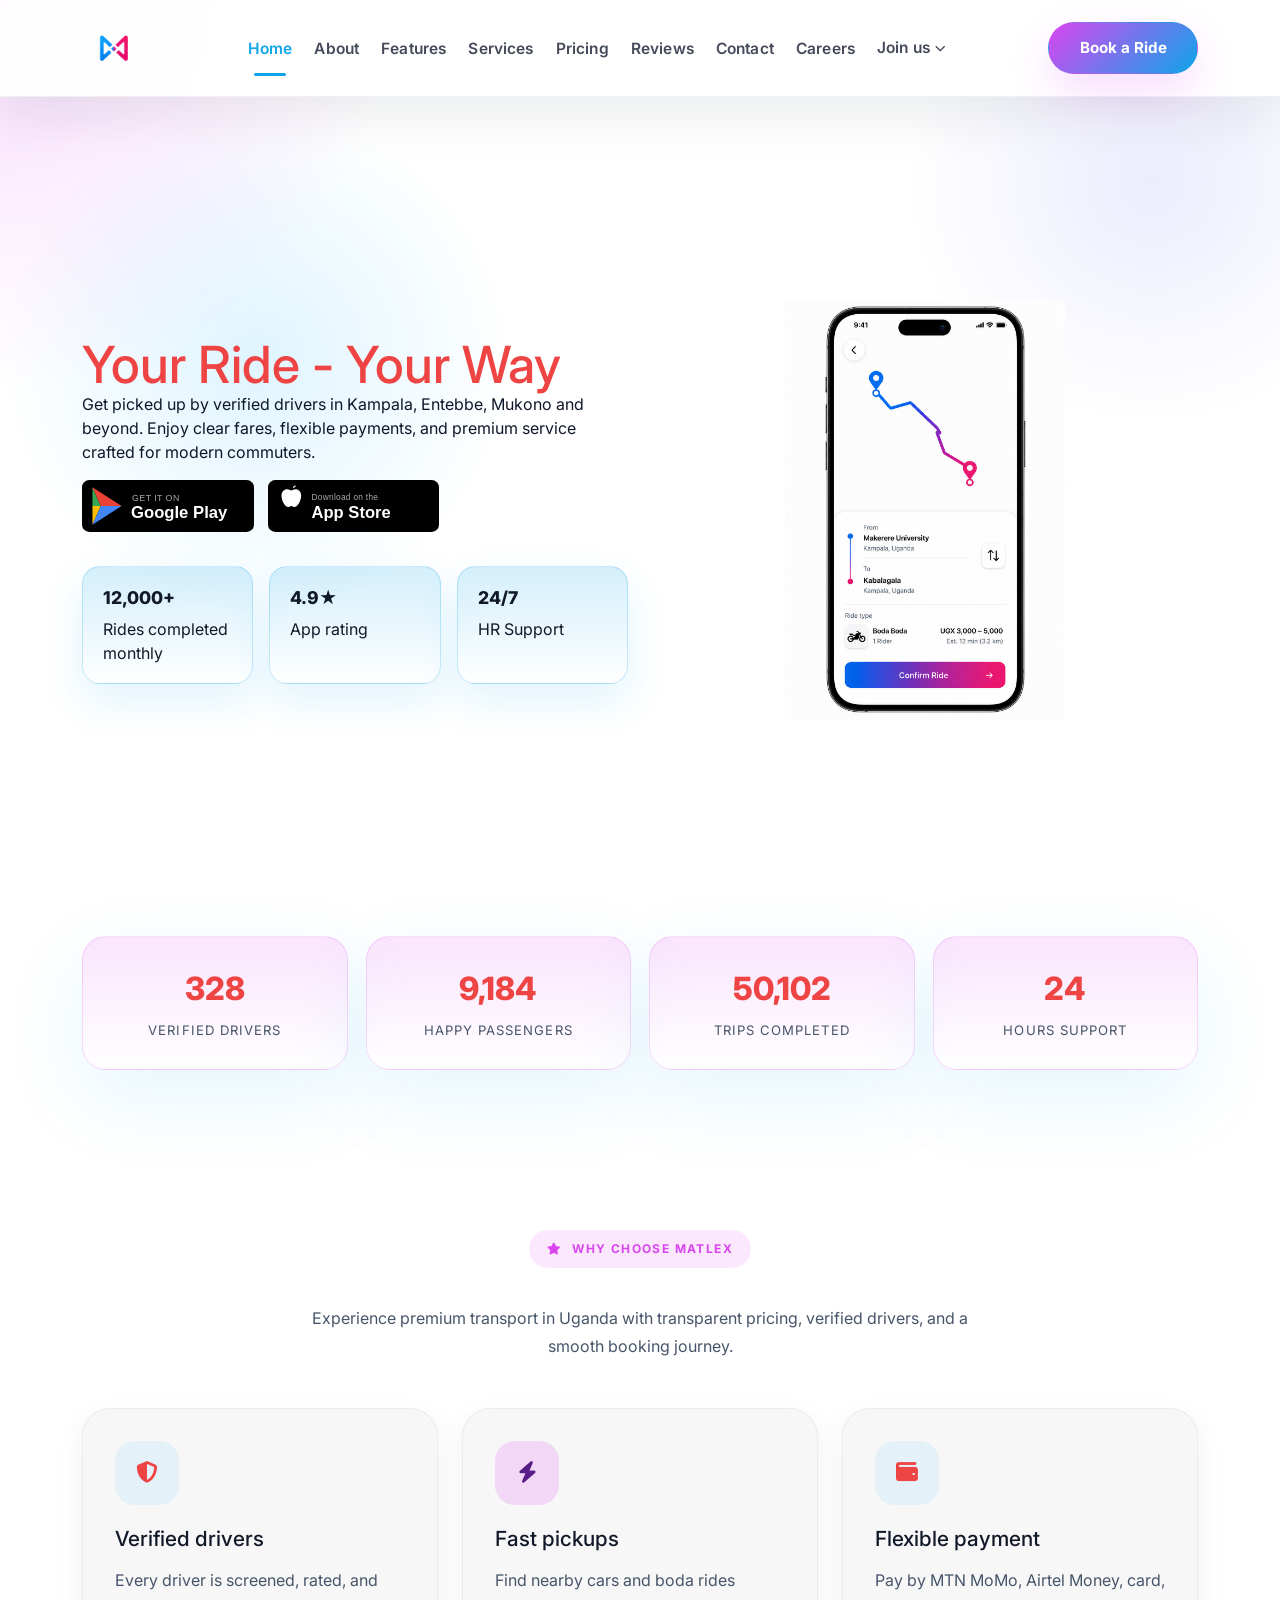
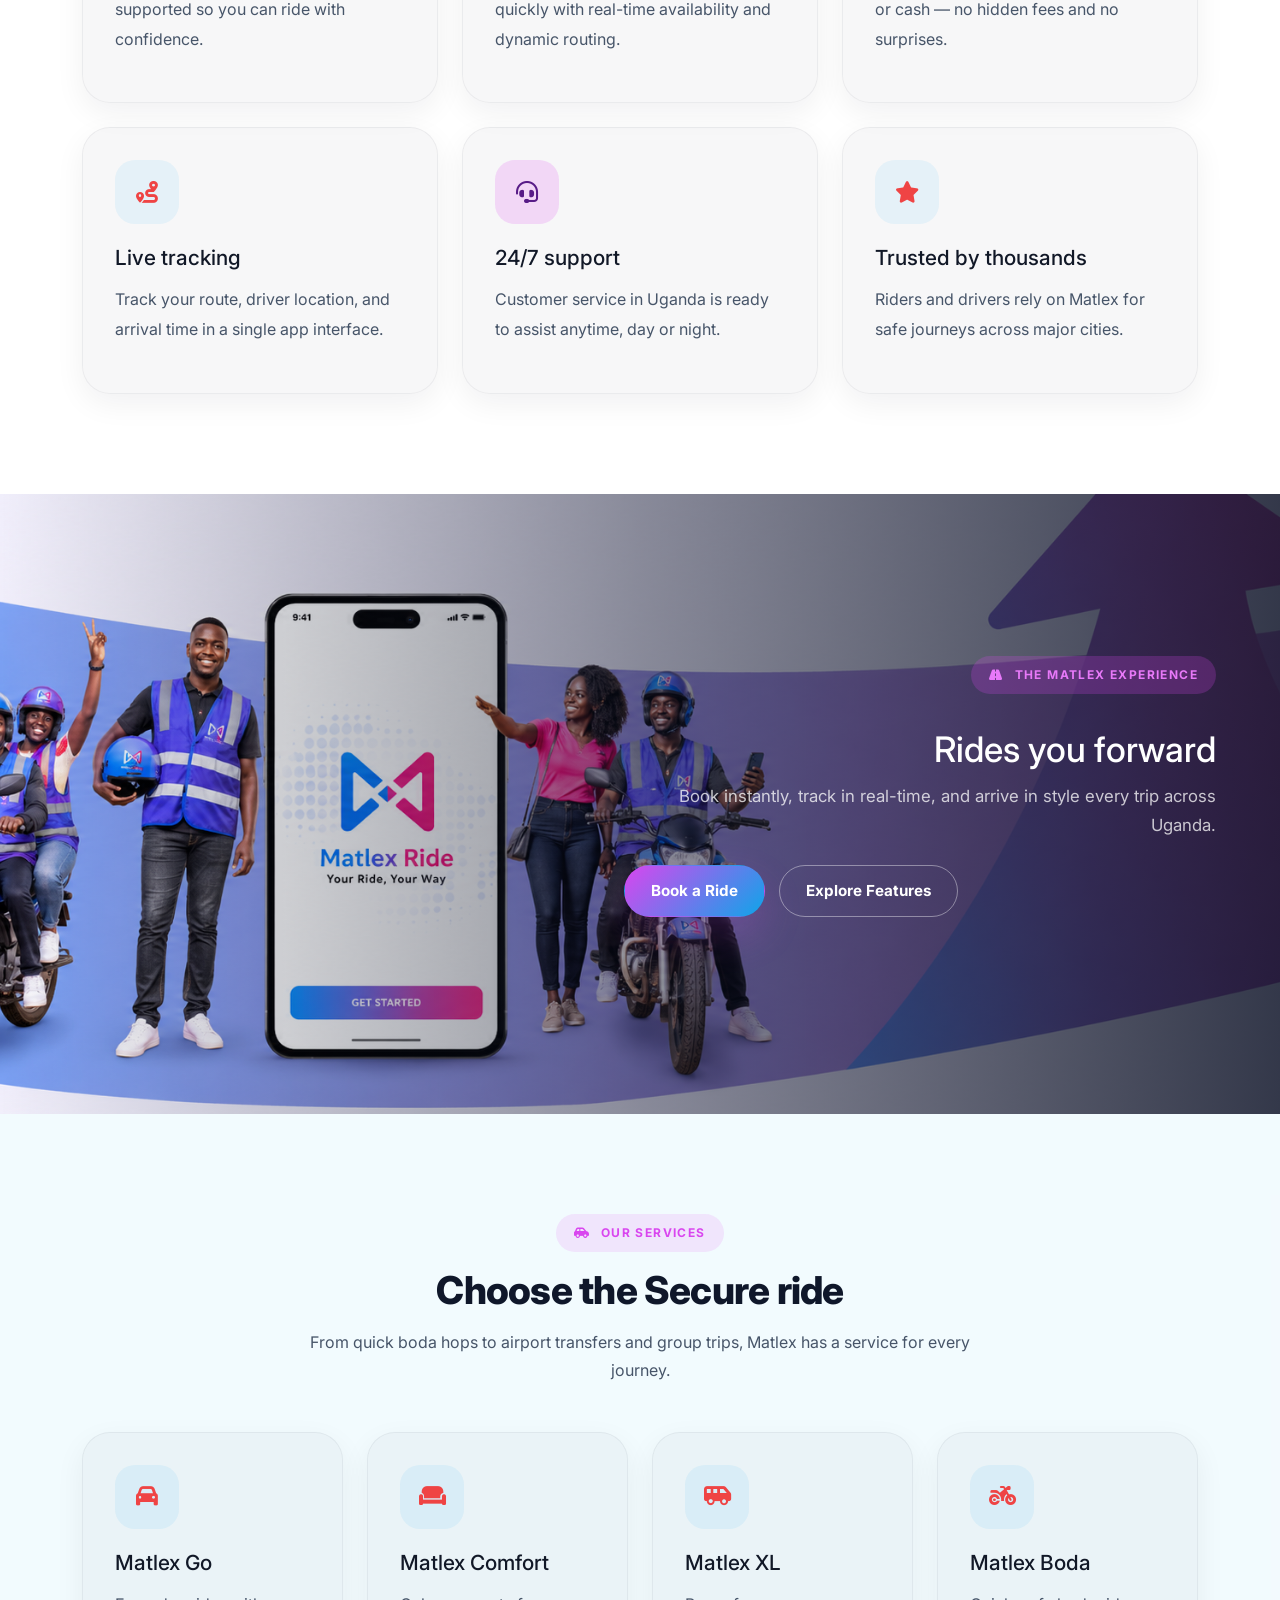
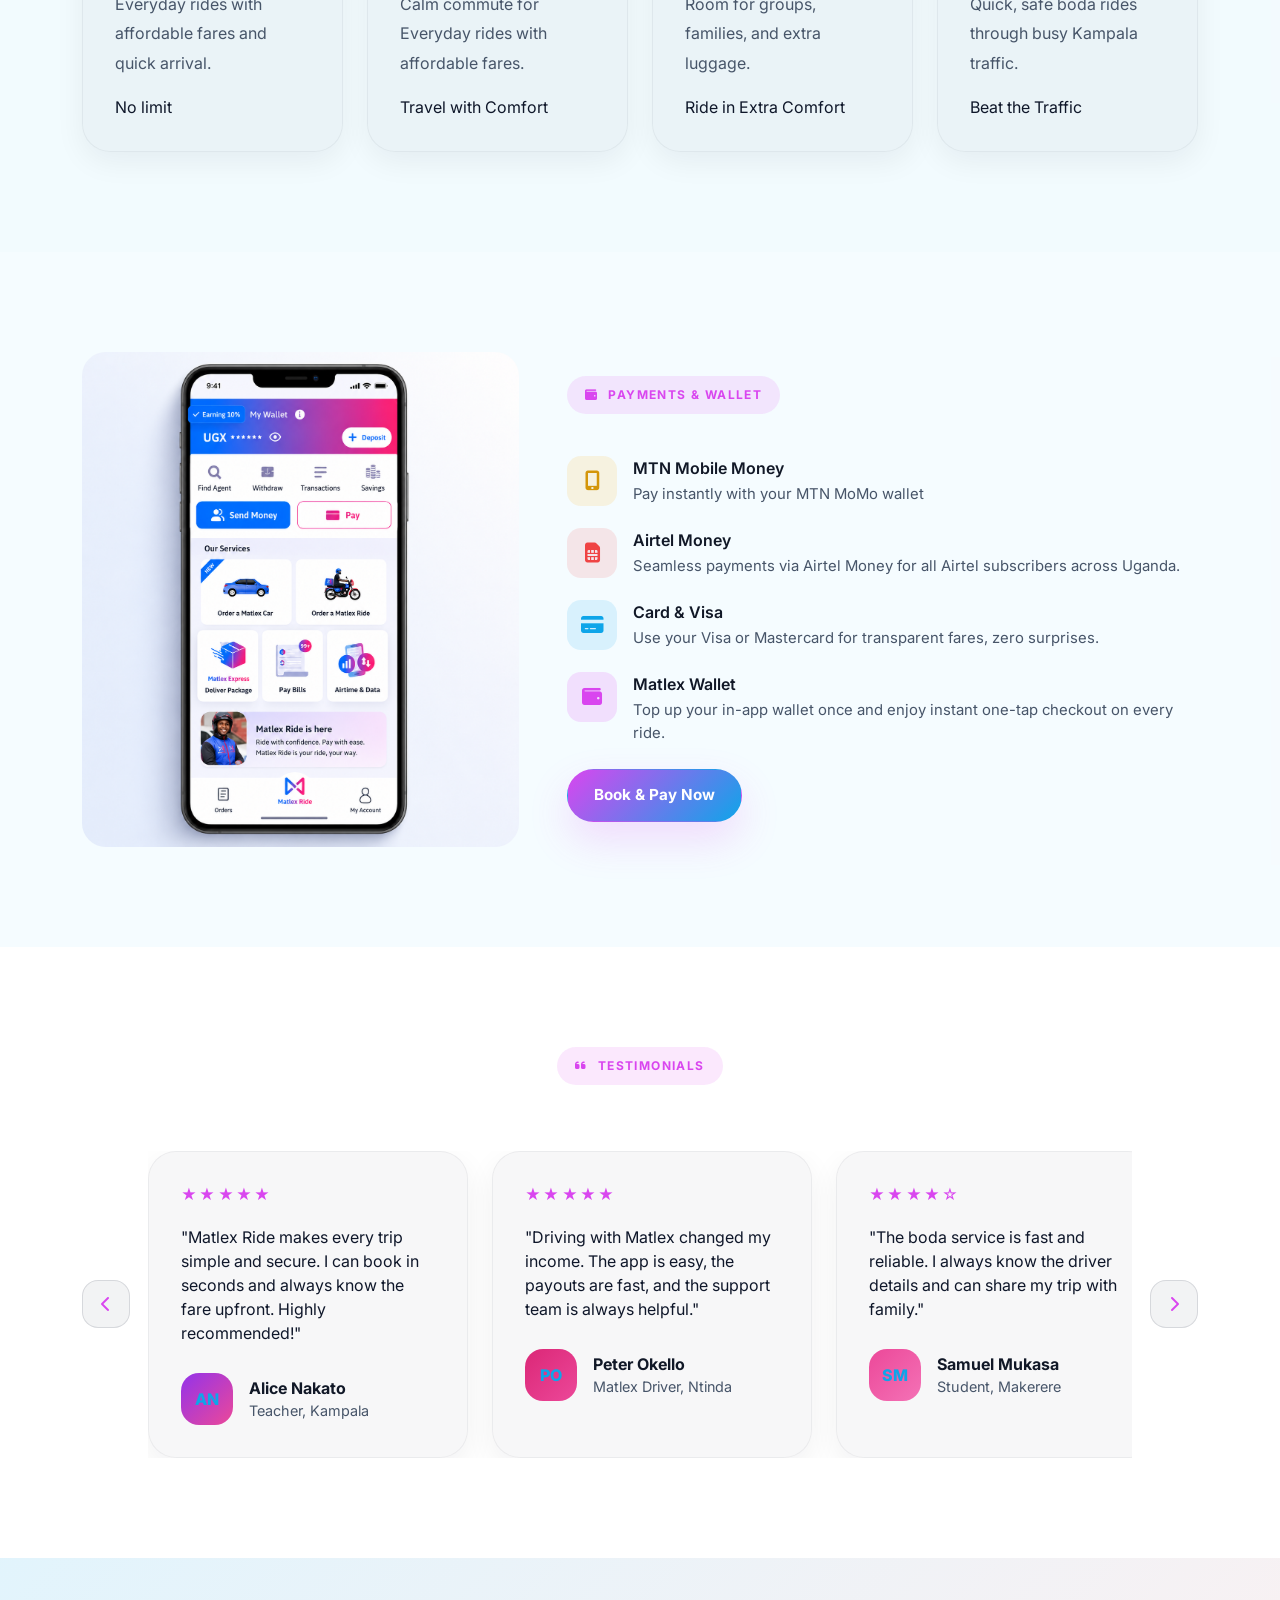
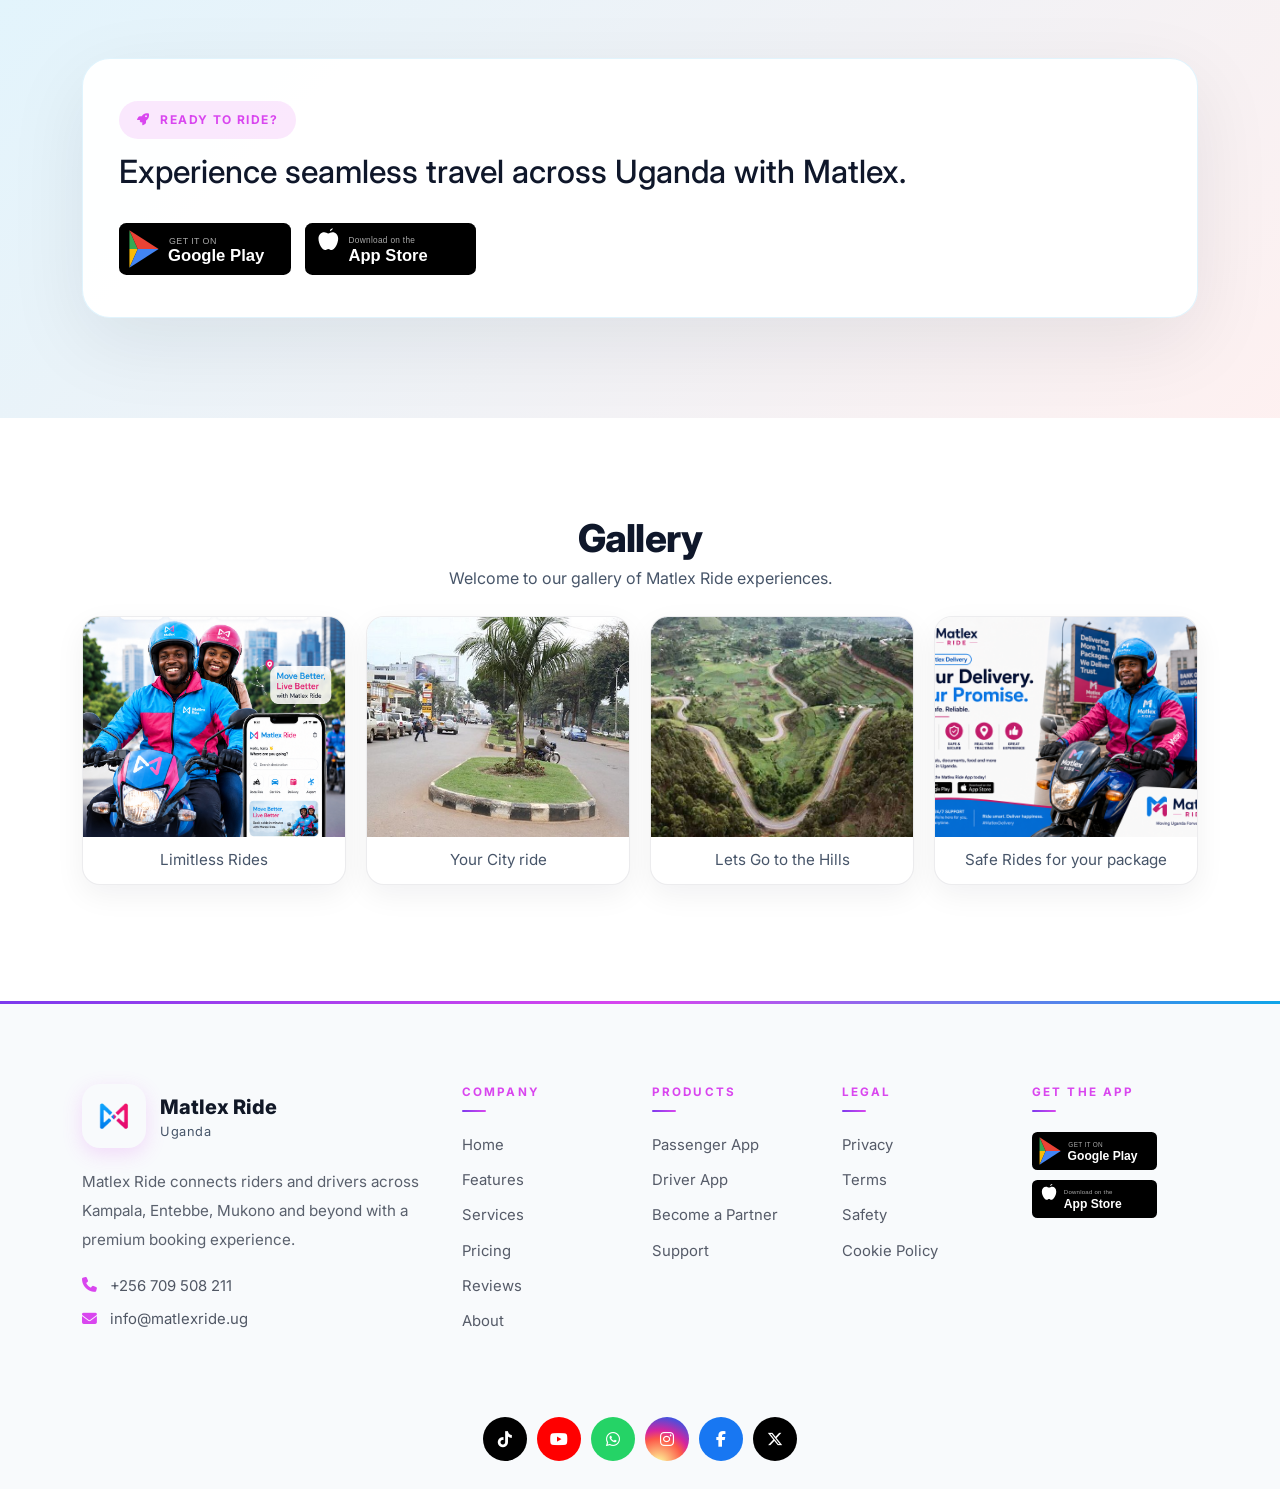
<file: index.html>
﻿<!DOCTYPE html>
<html lang="en">
<head>
  <meta charset="UTF-8" />
  <meta name="viewport" content="width=device-width, initial-scale=1.0" />
  <title>Matlex Ride</title>
  <link rel="icon" href="assets/images/Logo1.png" type="image/png">
  <meta name="description" content="Book a safe, affordable taxi or boda ride anywhere in Uganda with Matlex Ride. Pay with MTN MoMo, Airtel Money or cash. Available 24/7." />

  <!-- Bootstrap 5 -->
  <link rel="stylesheet" href="https://cdn.jsdelivr.net/npm/bootstrap@5.3.3/dist/css/bootstrap.min.css" />
  <!-- Font Awesome -->
  <link rel="stylesheet" href="https://cdnjs.cloudflare.com/ajax/libs/font-awesome/6.5.2/css/all.min.css" />
  <!-- Google Fonts -->
  <link rel="preconnect" href="https://fonts.googleapis.com" />
  <link rel="preconnect" href="https://fonts.gstatic.com" crossorigin />
  <link href="https://fonts.googleapis.com/css2?family=Inter:wght@400;500;600;700;800&family=Poppins:wght@500;600;700;800&display=swap" rel="stylesheet" />
  <!-- Custom CSS -->
  <link rel="stylesheet" href="assets/css/style.css" />
</head>
<body>

<nav class="navbar-main" id="navbar">
  <div class="container-xl">
    <div class="navbar-inner">
      <a href="#home" class="nav-logo">
        <img src="assets/images/Logo1.png" alt="Matlex Ride logo" class="nav-logo-img">
      </a>

      <ul class="nav-links">
        <li><a href="index.html" class="active" aria-current="page">Home</a></li>
        <li><a href="pages/about.html">About</a></li>
        <li><a href="pages/features.html">Features</a></li>
        <li><a href="pages/services.html">Services</a></li>
        <li><a href="pages/pricing.html">Pricing</a></li>
        <li><a href="pages/reviews.html">Reviews</a></li>
        <li><a href="pages/contact.html">Contact</a></li>
        <li><a href="pages/careers.html">Careers</a></li>
        <li class="nav-dropdown">
          <a href="#" class="nav-drop-toggle">Join us <i class="fa-solid fa-chevron-down nav-drop-icon"></i></a>
          <ul class="nav-drop-menu">
            <li><a href="client/index.html"><i class="fa-solid fa-user"></i> Passenger App</a></li>
            <li><a href="driver/index.html"><i class="fa-solid fa-car"></i> Driver App</a></li>
            <li><a href="pages/login.html"><i class="fa-solid fa-building"></i> Business Account</a></li>
          </ul>
        </li>
      </ul>

      <div class="nav-cta">
        <a href="client/index.html" class="btn-brand">Book a Ride</a>
      </div>

      <button class="hamburger" id="hamburger" aria-label="Toggle menu">
        <span></span><span></span><span></span>
      </button>
    </div>
  </div>
</nav>

<div class="mobile-nav" id="mobileNav">
  <a href="index.html">Home</a>
  <a href="pages/about.html">About</a>
  <a href="pages/features.html">Features</a>
  <a href="pages/services.html">Services</a>
  <a href="pages/pricing.html">Pricing</a>
  <a href="pages/reviews.html">Reviews</a>
  <a href="pages/contact.html">Contact</a>
  <a href="pages/careers.html">Careers</a>
  <div class="mobile-nav-join-label">Join us</div>
  <div class="mobile-nav-ctas">
    <a href="client/index.html">Passenger App</a>
    <a href="driver/index.html">Driver App</a>
    <a href="pages/login.html">Business Account</a>
  </div>
</div>

<section class="hero" id="home">
  <div class="hero-layer hero-layer-1"></div>
  <div class="hero-layer hero-layer-2"></div>
  <div class="hero-layer hero-layer-3"></div>
  <div class="container-xl">
    <div class="row align-items-center gy-5">
      <div class="col-lg-6">
        <div class="hero-copy reveal">
        
          <h1><span>Your Ride - Your Way</span></h1>
          <p>Get picked up by verified drivers in Kampala, Entebbe, Mukono and beyond. Enjoy clear fares, flexible payments, and premium service crafted for modern commuters.</p>

          <div class="hero-actions">
            <a href="#" class="store-badge-link">
              <img src="assets/images/google-play-badge.svg" alt="Get it on Google Play" class="store-badge">
            </a>
            <a href="#" class="store-badge-link">
              <img src="assets/images/app-store-badge.svg" alt="Download on the App Store" class="store-badge">
            </a>
          </div>

          <div class="hero-stats">
            <div>
              <strong>12,000+</strong>
              Rides completed monthly
            </div>
            <div>
              <strong>4.9★</strong>
              App rating
            </div>
            <div>
              <strong>24/7</strong>
              HR Support
            </div>
          </div>
        </div>
      </div>

      <div class="col-lg-6">
        <div class="hero-visual reveal">
          <div class="phone-card">
            <img src="assets/images/phone.png" alt="Matlex Ride app on mobile" class="phone-shot">
          </div>
        </div>
      </div>
    </div>
  </div>
</section>

<section class="section-py stats-bar" aria-label="Company statistics">
  <div class="container-xl">
    <div class="stats-grid reveal">
      <div class="stat-card">
        <div class="stat-number" data-target="500">0</div>
        <div class="stat-label">Verified drivers</div>
      </div>
      <div class="stat-card">
        <div class="stat-number" data-target="12000">0</div>
        <div class="stat-label">Happy passengers</div>
      </div>
      <div class="stat-card">
        <div class="stat-number" data-target="65000">0</div>
        <div class="stat-label">Trips completed</div>
      </div>
      <div class="stat-card">
        <div class="stat-number" data-target="24">0</div>
        <div class="stat-label">Hours support</div>
      </div>
    </div>
  </div>
</section>

<section class="section-py" id="why-us">
  <div class="container-xl">
    <div class="section-head text-center mb-5 reveal">
      <span class="section-tag"><i class="fa-solid fa-star"></i> Why Choose Matlex</span>
      <h2></h2>
      <p>Experience premium transport in Uganda with transparent pricing, verified drivers, and a smooth booking journey.</p>
    </div>

    <div class="row g-4">
      <div class="col-md-6 col-lg-4 reveal">
        <div class="feature-card">
          <div class="feature-icon"><i class="fa-solid fa-shield-halved"></i></div>
          <h3>Verified drivers</h3>
          <p>Every driver is screened, rated, and supported so you can ride with confidence.</p>
        </div>
      </div>
      <div class="col-md-6 col-lg-4 reveal reveal-delay-1">
        <div class="feature-card">
          <div class="feature-icon feature-icon-magenta"><i class="fa-solid fa-bolt"></i></div>
          <h3>Fast pickups</h3>
          <p>Find nearby cars and boda rides quickly with real-time availability and dynamic routing.</p>
        </div>
      </div>
      <div class="col-md-6 col-lg-4 reveal reveal-delay-2">
        <div class="feature-card">
          <div class="feature-icon"><i class="fa-solid fa-wallet"></i></div>
          <h3>Flexible payment</h3>
          <p>Pay by MTN MoMo, Airtel Money, card, or cash — no hidden fees and no surprises.</p>
        </div>
      </div>
      <div class="col-md-6 col-lg-4 reveal reveal-delay-3">
        <div class="feature-card">
          <div class="feature-icon"><i class="fa-solid fa-route"></i></div>
          <h3>Live tracking</h3>
          <p>Track your route, driver location, and arrival time in a single app interface.</p>
        </div>
      </div>
      <div class="col-md-6 col-lg-4 reveal reveal-delay-4">
        <div class="feature-card">
          <div class="feature-icon feature-icon-magenta"><i class="fa-solid fa-headset"></i></div>
          <h3>24/7 support</h3>
          <p>Customer service in Uganda is ready to assist anytime, day or night.</p>
        </div>
      </div>
      <div class="col-md-6 col-lg-4 reveal reveal-delay-5">
        <div class="feature-card">
          <div class="feature-icon"><i class="fa-solid fa-star"></i></div>
          <h3>Trusted by thousands</h3>
          <p>Riders and drivers rely on Matlex for safe journeys across major cities.</p>
        </div>
      </div>
    </div>
  </div>
</section>

<!-- Riden Showcase -->
<section class="riden-showcase" id="ride-visual">
  <img src="assets/images/Riden.png" alt="Matlex Ride experience" class="riden-img">
  <div class="riden-overlay">
    <div class="riden-content reveal">
      <span class="section-tag riden-tag"><i class="fa-solid fa-road"></i> The Matlex Experience</span>
      <h2 class="riden-heading">Rides you forward</h2>
      <p class="riden-text">Book instantly, track in real-time, and arrive in style every trip across Uganda.</p>
      <div class="hero-actions mt-4">
        <a href="client/index.html" class="btn-brand">Book a Ride</a>
        <a href="pages/features.html" class="btn-outline riden-outline">Explore Features</a>
      </div>
    </div>
  </div>
</section>

<section class="section-py section-alt" id="services">
  <div class="container-xl">
    <div class="section-head text-center mb-5 reveal">
      <span class="section-tag"><i class="fa-solid fa-car-side"></i> Our Services</span>
      <h2>Choose the Secure ride </h2>
      <p>From quick boda hops to airport transfers and group trips, Matlex has a service for every journey.</p>
    </div>

    <div class="row g-4">
      <div class="col-12 col-md-6 col-lg-3 reveal">
        <div class="service-card">
          <div class="service-icon"><i class="fa-solid fa-car"></i></div>
          <h3>Matlex Go</h3>
          <p>Everyday rides with affordable fares and quick arrival.</p>
          <span>No limit</span>
        </div>
      </div>
      <div class="col-12 col-md-6 col-lg-3 reveal reveal-delay-1">
        <div class="service-card">
          <div class="service-icon"><i class="fa-solid fa-couch"></i></div>
          <h3>Matlex Comfort</h3>
          <p>Calm commute for Everyday rides with affordable fares.</p>
          <span>Travel with Comfort</span>
        </div>
      </div>
      <div class="col-12 col-md-6 col-lg-3 reveal reveal-delay-2">
        <div class="service-card">
          <div class="service-icon"><i class="fa-solid fa-van-shuttle"></i></div>
          <h3>Matlex XL</h3>
          <p>Room for groups, families, and extra luggage.</p>
          <span>Ride in Extra Comfort</span>
        </div>
      </div>
      <div class="col-12 col-md-6 col-lg-3 reveal reveal-delay-3">
        <div class="service-card">
          <div class="service-icon"><i class="fa-solid fa-motorcycle"></i></div>
          <h3>Matlex Boda</h3>
          <p>Quick, safe boda rides through busy Kampala traffic.</p>
          <span>Beat the Traffic</span>
        </div>
      </div>
    </div>
  </div>
</section>

<!-- Payment Options & Wallet -->
<section class="section-py payment-showcase" id="payments">
  <div class="container-xl">
    <div class="row align-items-center g-5">

      <div class="col-lg-5 reveal text-center">
        <img src="assets/images/Mob.png" alt="Matlex Ride payment screen" class="pay-img">
      </div>

      <div class="col-lg-7 reveal reveal-delay-2">
        <span class="section-tag"><i class="fa-solid fa-wallet"></i> Payments &amp; Wallet</span>
       
        <div class="pay-methods mt-4">
          <div class="pay-method-item">
            <div class="pay-method-icon pay-icon-yellow"><i class="fa-solid fa-mobile-screen-button"></i></div>
            <div>
              <strong>MTN Mobile Money</strong>
              <p>Pay instantly with your MTN MoMo wallet</p>
            </div>
          </div>
          <div class="pay-method-item">
            <div class="pay-method-icon pay-icon-red"><i class="fa-solid fa-sim-card"></i></div>
            <div>
              <strong>Airtel Money</strong>
              <p>Seamless payments via Airtel Money for all Airtel subscribers across Uganda.</p>
            </div>
          </div>
          <div class="pay-method-item">
            <div class="pay-method-icon pay-icon-blue"><i class="fa-solid fa-credit-card"></i></div>
            <div>
              <strong>Card &amp; Visa</strong>
              <p>Use your Visa or Mastercard for transparent fares, zero surprises.</p>
            </div>
          </div>
          <div class="pay-method-item">
            <div class="pay-method-icon pay-icon-purple"><i class="fa-solid fa-wallet"></i></div>
            <div>
              <strong>Matlex Wallet</strong>
              <p>Top up your in-app wallet once and enjoy instant one-tap checkout on every ride.</p>
            </div>
          </div>
        </div>

        <a href="client/index.html" class="btn-brand mt-4 d-inline-block">Book &amp; Pay Now</a>
      </div>

    </div>
  </div>
</section>


<section class="section-py testimonials-bg" id="testimonials">
  <div class="container-xl">
    <div class="section-head text-center mb-5 reveal">
      <span class="section-tag"><i class="fa-solid fa-quote-left"></i> Testimonials</span>
      <h2></h2>
    </div>

    <div class="testimonial-carousel reveal">
      <button class="carousel-btn prev" aria-label="Previous testimonial"><i class="fa-solid fa-chevron-left"></i></button>
      <div class="carousel-track-wrap">
        <div class="carousel-track">
          <article class="testimonial-card">
            <div class="tc-stars">★★★★★</div>
            <p>"Matlex Ride makes every trip simple and secure. I can book in seconds and always know the fare upfront. Highly recommended!"</p>
            <div class="tc-author">
              <div class="tc-avatar" style="background:linear-gradient(135deg,#9333ea,#ec4899);">AN</div>
              <div>
                <div class="tc-name">Alice Nakato</div>
                <div class="tc-role">Teacher, Kampala</div>
              </div>
            </div>
          </article>

          <article class="testimonial-card">
            <div class="tc-stars">★★★★★</div>
            <p>"Driving with Matlex changed my income. The app is easy, the payouts are fast, and the support team is always helpful."</p>
            <div class="tc-author">
              <div class="tc-avatar" style="background:linear-gradient(135deg,#db2777,#ec4899);">PO</div>
              <div>
                <div class="tc-name">Peter Okello</div>
                <div class="tc-role">Matlex Driver, Ntinda</div>
              </div>
            </div>
          </article>

          <article class="testimonial-card">
            <div class="tc-stars">★★★★☆</div>
            <p>"The boda service is fast and reliable. I always know the driver details and can share my trip with family."</p>
            <div class="tc-author">
              <div class="tc-avatar" style="background:linear-gradient(135deg,#ec4899,#f472b6);">SM</div>
              <div>
                <div class="tc-name">Samuel Mukasa</div>
                <div class="tc-role">Student, Makerere</div>
              </div>
            </div>
          </article>
        </div>
      </div>
      <button class="carousel-btn next" aria-label="Next testimonial"><i class="fa-solid fa-chevron-right"></i></button>
    </div>
  </div>
</section>

<section class="section-py cta-section" id="cta">
  <div class="container-xl">
    <div class="cta-panel reveal">
      <div>
        <span class="section-tag cta-tag"><i class="fa-solid fa-rocket"></i> Ready to ride?</span>
        <h2>Experience seamless travel across Uganda with Matlex.</h2>
      </div>
      <div class="cta-actions">
        
        <a href="#" class="store-badge-link">
          <img src="assets/images/google-play-badge.svg" alt="Get it on Google Play" class="store-badge">
        </a>
        <a href="#" class="store-badge-link">
          <img src="assets/images/app-store-badge.svg" alt="Download on the App Store" class="store-badge">
        </a>
      </div>
    </div>
  </div>
</section>
 
<!-- Image gallery (place images in assets/images/) -->
<section class="section-py image-gallery" aria-label="Gallery">
  <div class="container-xl">
    <div class="section-head text-center mb-4 reveal">
      <h2>Gallery</h2>
      <p class="muted">Welcome to our gallery of Matlex Ride experiences.</p>
    </div>

    <div class="image-grid reveal">
      <figure class="image-card">
        <a href="assets/images/mobile.png" target="_blank" rel="noopener"><img src="assets/images/mobile.png" alt="Mobile app screenshot"></a>
        <figcaption>Limitless Rides</figcaption>
      </figure>
      <figure class="image-card">
        <a href="assets/images/Kla.jpg" target="_blank" rel="noopener"><img src="assets/images/Kla.jpg" alt="Kla image"></a>
        <figcaption>Your City ride</figcaption>
      </figure>
      <figure class="image-card">
        <a href="assets/images/kab.jpg" target="_blank" rel="noopener"><img src="assets/images/kab.jpg" alt="kab image"></a>
        <figcaption>Lets Go to the Hills</figcaption>
      </figure>
      <figure class="image-card">
        <a href="assets/images/Image1.png" target="_blank" rel="noopener"><img src="assets/images/Image1.png" alt="Image1"></a>
        <figcaption>Safe Rides for your package</figcaption>
      </figure>
    </div>
  </div>
</section>

<footer class="footer" id="contact">
  <div class="container-xl">
    <div class="row gy-5">
      <div class="col-lg-4">
        <div class="footer-brand">
          <img src="assets/images/Logo1.png" alt="Matlex Ride logo" class="footer-logo-img">
          <div>
            <div class="footer-logo-name">Matlex Ride</div>
            <div class="footer-logo-sub">Uganda</div>
          </div>
        </div>
        <p class="footer-desc">Matlex Ride connects riders and drivers across Kampala, Entebbe, Mukono and beyond with a premium booking experience.</p>
        <div class="footer-contact">
          <a href="tel:+256709508211"><i class="fa-solid fa-phone"></i> +256 709 508 211</a>
          <a href="mailto:hello@matlexride.ug"><i class="fa-solid fa-envelope"></i> info@matlexride.ug</a>
        </div>
      </div>

      <div class="col-12 col-sm-6 col-lg-2">
        <div class="footer-heading">Company</div>
        <ul class="footer-links">
          <li><a href="index.html">Home</a></li>
          <li><a href="pages/features.html">Features</a></li>
          <li><a href="pages/services.html">Services</a></li>
          <li><a href="pages/pricing.html">Pricing</a></li>
          <li><a href="pages/reviews.html">Reviews</a></li>
          <li><a href="pages/about.html">About</a></li>
        </ul>
      </div>

      <div class="col-12 col-sm-6 col-lg-2">
        <div class="footer-heading">Products</div>
        <ul class="footer-links">
          <li><a href="client/index.html">Passenger App</a></li>
          <li><a href="driver/index.html">Driver App</a></li>
          <li><a href="#cta">Become a Partner</a></li>
          <li><a href="#contact">Support</a></li>
        </ul>
      </div>

      <div class="col-12 col-sm-6 col-lg-2">
        <div class="footer-heading">Legal</div>
        <ul class="footer-links">
          <li><a href="#">Privacy</a></li>
          <li><a href="#">Terms</a></li>
          <li><a href="#">Safety</a></li>
          <li><a href="#">Cookie Policy</a></li>
        </ul>
      </div>

      <div class="col-12 col-sm-6 col-lg-2">
        <div class="footer-heading">Get the app</div>
        <div class="footer-badges">
          <a href="#" class="store-badge-link"><img src="assets/images/google-play-badge.svg" alt="Google Play" class="store-badge"></a>
          <a href="#" class="store-badge-link"><img src="assets/images/app-store-badge.svg" alt="App Store" class="store-badge"></a>
        </div>
      </div>

    </div>

    <div class="footer-bottom">
      <div class="footer-social">
        <a href="#" class="social-icon si-tiktok"><i class="fa-brands fa-tiktok"></i></a>
        <a href="#" class="social-icon si-youtube"><i class="fa-brands fa-youtube"></i></a>
        <a href="#" class="social-icon si-whatsapp"><i class="fa-brands fa-whatsapp"></i></a>
        <a href="#" class="social-icon si-instagram"><i class="fa-brands fa-instagram"></i></a>
        <a href="#" class="social-icon si-facebook"><i class="fa-brands fa-facebook-f"></i></a>
        <a href="#" class="social-icon si-x"><i class="fa-brands fa-x-twitter"></i></a>
      </div>
    </div>
  </div>
</footer>

<div class="back-to-top" title="Back to top"><i class="fa-solid fa-chevron-up"></i></div>

<script src="https://cdn.jsdelivr.net/npm/bootstrap@5.3.3/dist/js/bootstrap.bundle.min.js"></script>
<script src="assets/js/main.js"></script>
</body>
</html>
</file>
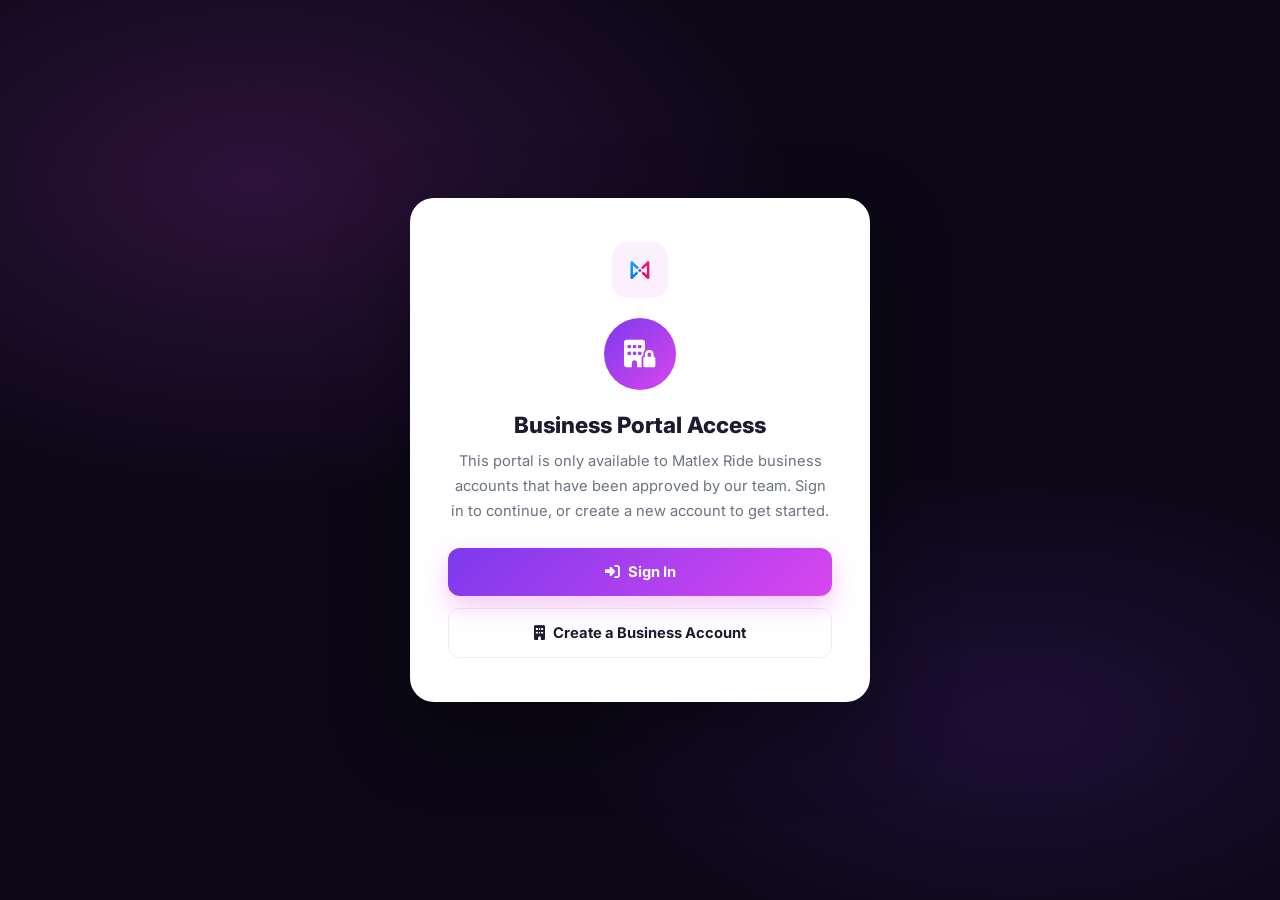
<file: business/index.html>
<!DOCTYPE html>
<html lang="en">
<head>
  <meta charset="UTF-8" />
  <meta name="viewport" content="width=device-width, initial-scale=1.0, maximum-scale=1.0" />
  <title>Matlex Ride — Business Portal</title>
  <link rel="icon" href="../assets/images/Logo1.png" type="image/png">

  <!-- Bootstrap 5 -->
  <link rel="stylesheet" href="https://cdn.jsdelivr.net/npm/bootstrap@5.3.3/dist/css/bootstrap.min.css" />
  <!-- Font Awesome 6 -->
  <link rel="stylesheet" href="https://cdnjs.cloudflare.com/ajax/libs/font-awesome/6.5.2/css/all.min.css" />
  <!-- Google Fonts -->
  <link rel="preconnect" href="https://fonts.googleapis.com" />
  <link href="https://fonts.googleapis.com/css2?family=Inter:wght@400;500;600;700;800&display=swap" rel="stylesheet" />
  <!-- Business Portal CSS -->
  <link rel="stylesheet" href="assets/css/business.css?v=2" />
</head>
<body>

<!-- ======================================================
     ACCESS GATE (shown when no session / pending / rejected)
     ====================================================== -->
<div class="gate-screen" id="gateScreen">
  <div class="gate-card" id="gateCard"><!-- populated by JS --></div>
</div>

<!-- ======================================================
     APP SHELL (hidden until an approved session exists)
     ====================================================== -->
<div id="appShell" style="display:none;">

  <div class="sidebar-overlay" id="sidebarOverlay"></div>

  <!-- ==================================================
       SIDEBAR
       ================================================== -->
  <aside class="sidebar" id="sidebar">

    <div class="sidebar-brand">
      <img src="../assets/images/Logo1.png" alt="Matlex Ride" class="brand-icon-img">
      <div class="brand-text">
        <div class="brand-name">Matlex Ride</div>
        <div class="brand-sub">Business Portal</div>
      </div>
    </div>

    <nav class="sidebar-nav">

      <div class="sidebar-section-title">Overview</div>
      <div class="nav-item">
        <div class="nav-link-item" data-page="dashboard">
          <i class="fa-solid fa-gauge-high"></i>
          <span>Dashboard</span>
        </div>
      </div>

      <div class="sidebar-section-title">Management</div>
      <div class="nav-item">
        <div class="nav-link-item" data-page="staff">
          <i class="fa-solid fa-users"></i>
          <span>Staff List</span>
          <span class="nav-badge" id="navStaffBadge">0</span>
        </div>
      </div>
      <div class="nav-item">
        <div class="nav-link-item" data-page="rides">
          <i class="fa-solid fa-route"></i>
          <span>Ride History</span>
        </div>
      </div>
      <div class="nav-item">
        <div class="nav-link-item" data-page="transactions">
          <i class="fa-solid fa-money-bill-transfer"></i>
          <span>Transactions</span>
        </div>
      </div>
      <div class="nav-item">
        <div class="nav-link-item" data-page="scheduled">
          <i class="fa-solid fa-calendar-check"></i>
          <span>Scheduled Trips</span>
          <span class="nav-badge" id="navScheduledBadge">0</span>
        </div>
      </div>

      <div class="sidebar-section-title">Insights</div>
      <div class="nav-item">
        <div class="nav-link-item" data-page="reports">
          <i class="fa-solid fa-chart-column"></i>
          <span>Reports</span>
        </div>
      </div>

      <div class="sidebar-section-title">Account</div>
      <div class="nav-item">
        <div class="nav-link-item" data-page="settings">
          <i class="fa-solid fa-gear"></i>
          <span>Settings</span>
        </div>
      </div>
      <div class="nav-item">
        <div class="nav-link-item nav-logout" id="logoutBtn">
          <i class="fa-solid fa-right-from-bracket"></i>
          <span>Logout</span>
        </div>
      </div>

    </nav>

    <div class="sidebar-footer">
      <div class="sidebar-company">
        <div class="company-avatar" id="sidebarCompanyAvatar">M</div>
        <div class="company-info">
          <div class="company-name" id="sidebarCompanyName">Your Business</div>
          <div class="company-plan">Business Account</div>
        </div>
      </div>
    </div>

  </aside>

  <!-- ==================================================
       TOPBAR
       ================================================== -->
  <header class="topbar">
    <button class="btn-sidebar-toggle" id="sidebarToggle" aria-label="Toggle sidebar">
      <i class="fa-solid fa-bars"></i>
    </button>

    <div class="topbar-breadcrumb">
      Business Portal / <span id="pageTitle">Dashboard</span>
    </div>

    <div class="topbar-search">
      <i class="fa-solid fa-magnifying-glass"></i>
      <input type="search" placeholder="Search staff, trips…" />
    </div>

    <div class="topbar-actions">
      <button class="topbar-icon-btn" title="Notifications">
        <i class="fa-solid fa-bell"></i>
        <span class="badge-dot"></span>
      </button>
      <div class="topbar-avatar" id="topbarAvatar" title="Account">M</div>
    </div>
  </header>

  <!-- ==================================================
       MAIN CONTENT
       ================================================== -->
  <main class="main-content">
  <div class="page-content">

    <!-- ============================================
         PAGE: DASHBOARD
         ============================================ -->
    <section class="page-section" id="page-dashboard">

      <div class="page-header">
        <div>
          <h1>Dashboard</h1>
          <p>Here's how your business is moving with Matlex Ride this month.</p>
        </div>
      </div>

      <!-- Business Profile Card -->
      <div class="profile-row">
        <div class="profile-card">
          <div class="profile-card-id">
            <div class="profile-avatar" id="profileAvatar">M</div>
            <div>
              <div class="profile-name" id="profileCompanyName">Your Business</div>
              <div class="profile-line">Wallet Balance <strong>UGX <span id="statWallet">0</span></strong></div>
              <div class="profile-line">Total Rides This Month <strong id="statRides">0</strong> &nbsp;·&nbsp; Active Staff <strong id="statStaff">0</strong></div>
            </div>
          </div>
          <div class="profile-edit-btn" title="Edit company profile" data-page-link="settings"><i class="fa-solid fa-pen"></i></div>
        </div>
        <div class="profile-actions">
          <div class="pill-btn pill-btn-outline" data-page-link="staff"><i class="fa-solid fa-user-plus"></i> Add Staff</div>
          <div class="pill-btn pill-btn-outline" data-page-link="scheduled"><i class="fa-solid fa-calendar-plus"></i> Schedule Trip</div>
        </div>
      </div>

      <!-- Secondary stats -->
      <div class="row g-3 mb-4">
        <div class="col-6 col-lg-3">
          <div class="stat-card">
            <div class="stat-icon pink"><i class="fa-solid fa-car"></i></div>
            <div class="stat-info">
              <div class="stat-value" id="statTotalRides">0</div>
              <div class="stat-label">Total Rides Booked</div>
              <div class="stat-change" style="color:var(--text-muted);">No rides yet</div>
            </div>
          </div>
        </div>
        <div class="col-6 col-lg-3">
          <div class="stat-card">
            <div class="stat-icon green"><i class="fa-solid fa-sack-dollar"></i></div>
            <div class="stat-info">
              <div class="stat-value">UGX <span id="statSpendMonth">0</span></div>
              <div class="stat-label">Spend This Month</div>
              <div class="stat-change" style="color:var(--text-muted);">No spend yet</div>
            </div>
          </div>
        </div>
        <div class="col-6 col-lg-3">
          <div class="stat-card">
            <div class="stat-icon blue"><i class="fa-solid fa-calendar-check"></i></div>
            <div class="stat-info">
              <div class="stat-value" id="statScheduledCount">0</div>
              <div class="stat-label">Scheduled Trips</div>
              <div class="stat-change" style="color:var(--text-muted);">Nothing upcoming</div>
            </div>
          </div>
        </div>
        <div class="col-6 col-lg-3">
          <div class="stat-card">
            <div class="stat-icon purple"><i class="fa-solid fa-star"></i></div>
            <div class="stat-info">
              <div class="stat-value" id="statAvgRating">—</div>
              <div class="stat-label">Avg. Driver Rating</div>
              <div class="stat-change" style="color:var(--text-muted);">Across all rides</div>
            </div>
          </div>
        </div>
      </div>

      <!-- Spend trend chart -->
      <div class="row g-3 mb-4">
        <div class="col-12 col-lg-8">
          <div class="card-panel">
            <div class="card-panel-header">
              <h6 class="card-panel-title">Monthly Spend Trend</h6>
              <span class="card-panel-link" data-page-link="reports">View reports</span>
            </div>
            <div class="card-panel-body">
              <div class="chart-wrapper empty-state" style="height:220px;" id="spendTrendEmpty">
                <i class="fa-solid fa-chart-line"></i>
                <span>No spend data yet</span>
              </div>
            </div>
          </div>
        </div>
        <div class="col-12 col-lg-4">
          <div class="card-panel h-100">
            <div class="card-panel-header">
              <h6 class="card-panel-title">Ride Status</h6>
            </div>
            <div class="card-panel-body">
              <div class="chart-wrapper empty-state" style="height:220px;" id="rideStatusEmpty">
                <i class="fa-solid fa-route"></i>
                <span>No rides yet</span>
              </div>
            </div>
          </div>
        </div>
      </div>

      <!-- Recent activity -->
      <div class="row g-3">
        <div class="col-12 col-lg-7">
          <div class="card-panel">
            <div class="card-panel-header">
              <h6 class="card-panel-title">Recent Rides</h6>
              <span class="card-panel-link" data-page-link="rides">View all</span>
            </div>
            <div class="table-responsive">
              <table class="data-table" id="dashRidesTable">
                <thead><tr><th>Staff</th><th>Route</th><th class="hide-mobile">Date</th><th>Fare</th><th>Status</th></tr></thead>
                <tbody></tbody>
              </table>
            </div>
          </div>
        </div>
        <div class="col-12 col-lg-5">
          <div class="card-panel">
            <div class="card-panel-header">
              <h6 class="card-panel-title">Recent Transactions</h6>
              <span class="card-panel-link" data-page-link="transactions">View all</span>
            </div>
            <div class="table-responsive">
              <table class="data-table" id="dashTxnTable">
                <thead><tr><th>Type</th><th>Date</th><th>Amount</th></tr></thead>
                <tbody></tbody>
              </table>
            </div>
          </div>
        </div>
      </div>

    </section>

    <!-- ============================================
         PAGE: STAFF LIST
         ============================================ -->
    <section class="page-section" id="page-staff">

      <div class="page-header">
        <div>
          <h1>Staff List</h1>
          <p>Manage who can book rides under your business account.</p>
        </div>
        <button class="btn-brand" id="inviteStaffBtn"><i class="fa-solid fa-user-plus me-2"></i>Add Staff</button>
      </div>

      <div class="staff-workspace">

        <div class="staff-list-panel card-panel">
          <div class="staff-list-search">
            <input type="search" class="form-control form-control-sm" placeholder="Search staff…" id="staffSearch">
          </div>
          <div class="staff-list-scroll" id="staffListScroll">
            <div class="table-empty-row" style="display:block;"><i class="fa-solid fa-users"></i>No staff added yet.</div>
          </div>
        </div>

        <div class="staff-detail-panel card-panel" id="staffDetailPanel">
          <div class="staff-detail-empty">
            <i class="fa-solid fa-user-group"></i>
            <p>Select a staff member from the list to view their details, trips, and transactions.</p>
          </div>
        </div>

      </div>

    </section>

    <!-- ============================================
         PAGE: RIDE HISTORY
         ============================================ -->
    <section class="page-section" id="page-rides">

      <div class="page-header">
        <div>
          <h1>Ride History</h1>
          <p>All trips booked by your staff across Matlex Ride.</p>
        </div>
        <button class="btn-outline-brand"><i class="fa-solid fa-arrow-down-to-line me-2"></i>Export CSV</button>
      </div>

      <div class="card-panel mb-3">
        <div class="card-panel-body" style="padding:16px 20px;">
          <div class="row g-2 align-items-end">
            <div class="col-6 col-md-3">
              <label class="form-label-sm">From</label>
              <input type="date" class="form-control form-control-sm">
            </div>
            <div class="col-6 col-md-3">
              <label class="form-label-sm">To</label>
              <input type="date" class="form-control form-control-sm">
            </div>
            <div class="col-6 col-md-3">
              <label class="form-label-sm">Staff Member</label>
              <select class="form-select form-select-sm"><option>All staff</option></select>
            </div>
            <div class="col-6 col-md-3">
              <label class="form-label-sm">Status</label>
              <select class="form-select form-select-sm"><option>All statuses</option><option>Completed</option><option>Cancelled</option></select>
            </div>
          </div>
        </div>
      </div>

      <div class="card-panel">
        <div class="table-responsive">
          <table class="data-table" id="ridesTable">
            <thead>
              <tr><th>Trip ID</th><th>Staff</th><th>Route</th><th class="hide-mobile">Date</th><th>Fare</th><th>Status</th></tr>
            </thead>
            <tbody></tbody>
          </table>
        </div>
      </div>

    </section>

    <!-- ============================================
         PAGE: TRANSACTIONS
         ============================================ -->
    <section class="page-section" id="page-transactions">

      <div class="page-header">
        <div>
          <h1>Transactions</h1>
          <p>Wallet top-ups, ride payments, and refunds for your account.</p>
        </div>
        <button class="btn-outline-brand" id="txnExportBtn"><i class="fa-solid fa-arrow-down-to-line me-2"></i>Export CSV</button>
      </div>

      <div class="card-panel mb-3">
        <div class="card-panel-body" style="padding:16px 20px;">
          <div class="row g-2 align-items-end">
            <div class="col-6 col-md-3">
              <label class="form-label-sm">From</label>
              <input type="date" class="form-control form-control-sm" id="txnFromDate">
            </div>
            <div class="col-6 col-md-3">
              <label class="form-label-sm">To</label>
              <input type="date" class="form-control form-control-sm" id="txnToDate">
            </div>
            <div class="col-6 col-md-3">
              <button class="btn-outline-brand w-100" id="txnClearFilterBtn">Clear Filter</button>
            </div>
          </div>
        </div>
      </div>

      <div class="row g-3 mb-3">
        <div class="col-12 col-md-4">
          <div class="stat-card">
            <div class="stat-icon pink"><i class="fa-solid fa-wallet"></i></div>
            <div class="stat-info">
              <div class="stat-value">UGX <span id="txnWalletBalance">0</span></div>
              <div class="stat-label">Current Wallet Balance</div>
            </div>
          </div>
        </div>
        <div class="col-6 col-md-4">
          <div class="stat-card">
            <div class="stat-icon green"><i class="fa-solid fa-arrow-down"></i></div>
            <div class="stat-info">
              <div class="stat-value">UGX <span id="statToppedUp">0</span></div>
              <div class="stat-label">Total Topped Up</div>
            </div>
          </div>
        </div>
        <div class="col-6 col-md-4">
          <div class="stat-card">
            <div class="stat-icon orange"><i class="fa-solid fa-arrow-up"></i></div>
            <div class="stat-info">
              <div class="stat-value">UGX <span id="statTotalSpent">0</span></div>
              <div class="stat-label">Total Spent</div>
            </div>
          </div>
        </div>
      </div>

      <div class="card-panel">
        <div class="card-panel-header"><h6 class="card-panel-title">All Transactions</h6></div>
        <div class="table-responsive">
          <table class="data-table" id="txnTable">
            <thead>
              <tr><th>Transaction ID</th><th>Type</th><th class="hide-mobile">Date</th><th>Amount</th><th>Status</th></tr>
            </thead>
            <tbody></tbody>
          </table>
        </div>
      </div>

    </section>

    <!-- ============================================
         PAGE: SCHEDULED TRIPS
         ============================================ -->
    <section class="page-section" id="page-scheduled">

      <div class="page-header">
        <div>
          <h1>Scheduled Trips</h1>
          <p>Plan staff trips ahead of time and track upcoming bookings.</p>
        </div>
        <button class="btn-brand" id="scheduleTripBtn"><i class="fa-solid fa-calendar-plus me-2"></i>Schedule a Trip</button>
      </div>

      <div class="card-panel">
        <div class="table-responsive">
          <table class="data-table" id="scheduledTable">
            <thead>
              <tr><th>Staff</th><th>Pickup</th><th>Destination</th><th class="hide-mobile">Date &amp; Time</th><th>Status</th><th>Actions</th></tr>
            </thead>
            <tbody></tbody>
          </table>
        </div>
      </div>

    </section>

    <!-- ============================================
         PAGE: REPORTS
         ============================================ -->
    <section class="page-section" id="page-reports">

      <div class="page-header">
        <div>
          <h1>Reports</h1>
          <p>Download summaries of your business activity on Matlex Ride.</p>
        </div>
      </div>

      <div class="row g-3 mb-4">
        <div class="col-12 col-lg-4">
          <div class="report-card">
            <div class="report-card-icon"><i class="fa-solid fa-sack-dollar"></i></div>
            <h4>Monthly Spend Report</h4>
            <p>A full breakdown of company spend on rides, grouped by staff member and department.</p>
            <div class="report-card-actions">
              <button class="btn-brand"><i class="fa-solid fa-file-pdf me-2"></i>PDF</button>
              <button class="btn-outline-brand"><i class="fa-solid fa-file-csv me-2"></i>CSV</button>
            </div>
          </div>
        </div>
        <div class="col-12 col-lg-4">
          <div class="report-card">
            <div class="report-card-icon"><i class="fa-solid fa-users"></i></div>
            <h4>Staff Usage Report</h4>
            <p>See which staff members are riding most often and identify under-used budgets.</p>
            <div class="report-card-actions">
              <button class="btn-brand"><i class="fa-solid fa-file-pdf me-2"></i>PDF</button>
              <button class="btn-outline-brand"><i class="fa-solid fa-file-csv me-2"></i>CSV</button>
            </div>
          </div>
        </div>
        <div class="col-12 col-lg-4">
          <div class="report-card">
            <div class="report-card-icon"><i class="fa-solid fa-route"></i></div>
            <h4>Trip Summary Report</h4>
            <p>Trip counts, completion rates, and average fares across the selected period.</p>
            <div class="report-card-actions">
              <button class="btn-brand"><i class="fa-solid fa-file-pdf me-2"></i>PDF</button>
              <button class="btn-outline-brand"><i class="fa-solid fa-file-csv me-2"></i>CSV</button>
            </div>
          </div>
        </div>
      </div>

      <div class="card-panel">
        <div class="card-panel-header"><h6 class="card-panel-title">Spend by Department</h6></div>
        <div class="card-panel-body">
          <div class="chart-wrapper empty-state" style="height:260px;">
            <i class="fa-solid fa-chart-column"></i>
            <span>No spend data yet — this chart fills in once your staff start riding.</span>
          </div>
        </div>
      </div>

    </section>

    <!-- ============================================
         PAGE: SETTINGS
         ============================================ -->
    <section class="page-section" id="page-settings">

      <div class="page-header">
        <div>
          <h1>Settings</h1>
          <p>Manage your company profile and notification preferences.</p>
        </div>
      </div>

      <div class="row g-3">
        <div class="col-12 col-lg-7">
          <div class="card-panel">
            <div class="card-panel-header"><h6 class="card-panel-title">Company Profile</h6></div>
            <div class="card-panel-body">
              <form id="settingsForm">
                <div class="row g-3">
                  <div class="col-12 col-md-6">
                    <label class="form-label-sm">Company Name</label>
                    <input type="text" class="form-control form-control-sm" id="settingsCompanyName">
                  </div>
                  <div class="col-12 col-md-6">
                    <label class="form-label-sm">Work Email</label>
                    <input type="email" class="form-control form-control-sm" id="settingsEmail" readonly>
                  </div>
                  <div class="col-12 col-md-6">
                    <label class="form-label-sm">Phone Number</label>
                    <input type="text" class="form-control form-control-sm" id="settingsPhone" placeholder="+256 7XX XXX XXX">
                  </div>
                  <div class="col-12 col-md-6">
                    <label class="form-label-sm">TIN / Registration No.</label>
                    <input type="text" class="form-control form-control-sm" id="settingsTin" placeholder="Optional">
                  </div>
                  <div class="col-12">
                    <label class="form-label-sm">Office Address</label>
                    <input type="text" class="form-control form-control-sm" id="settingsAddress" placeholder="Plot, Street, City">
                  </div>
                </div>
                <button type="submit" class="btn-brand mt-4"><i class="fa-solid fa-check me-2"></i>Save Changes</button>
              </form>
            </div>
          </div>
        </div>
        <div class="col-12 col-lg-5">
          <div class="card-panel">
            <div class="card-panel-header"><h6 class="card-panel-title">Notifications</h6></div>
            <div class="card-panel-body" style="padding-top:4px;padding-bottom:4px;">
              <div class="toggle-row">
                <div class="toggle-row-text"><strong>Email Alerts</strong><span>Ride and transaction summaries</span></div>
                <label class="switch"><input type="checkbox" checked><span class="switch-slider"></span></label>
              </div>
              <div class="toggle-row">
                <div class="toggle-row-text"><strong>SMS Alerts</strong><span>Critical account notifications</span></div>
                <label class="switch"><input type="checkbox"><span class="switch-slider"></span></label>
              </div>
              <div class="toggle-row">
                <div class="toggle-row-text"><strong>Weekly Report Email</strong><span>Auto-sent every Monday</span></div>
                <label class="switch"><input type="checkbox" checked><span class="switch-slider"></span></label>
              </div>
            </div>
          </div>
        </div>
      </div>

    </section>

  </div>
  </main>

  <!-- ==================================================
       MOBILE BOTTOM NAV
       ================================================== -->
  <nav class="mobile-bottom-nav" id="mobileBottomNav">
    <div class="mobile-nav-item" data-page="dashboard"><i class="fa-solid fa-gauge-high"></i><span>Home</span></div>
    <div class="mobile-nav-item" data-page="staff"><i class="fa-solid fa-users"></i><span>Staff</span></div>
    <div class="mobile-nav-item" data-page="rides"><i class="fa-solid fa-route"></i><span>Rides</span></div>
    <div class="mobile-nav-item" data-page="transactions"><i class="fa-solid fa-money-bill-transfer"></i><span>Wallet</span></div>
    <div class="mobile-nav-item" data-page="settings"><i class="fa-solid fa-gear"></i><span>Settings</span></div>
  </nav>

</div>

<!-- ======================================================
     STAFF PAYOUT MODAL
     ====================================================== -->
<div class="modal fade" id="payoutModal" tabindex="-1" aria-hidden="true">
  <div class="modal-dialog modal-dialog-centered">
    <div class="modal-content" style="border-radius:18px;border:none;">
      <div class="modal-header" style="border-bottom:none;padding-bottom:0;">
        <div class="w-100 text-center">
          <h5 class="modal-title" style="font-size:1.1rem;font-weight:800;color:var(--text-strong);">Top-Up</h5>
          <div style="font-size:.82rem;color:var(--text-muted);margin-top:2px;" id="payoutSubject">Staff name · phone</div>
        </div>
        <button type="button" class="btn-close" data-bs-dismiss="modal" aria-label="Close" style="position:absolute;right:16px;top:16px;"></button>
      </div>
      <div class="modal-body" style="display:flex;flex-direction:column;gap:18px;">

        <div class="payout-banner" id="payoutBanner">
          <i class="fa-solid fa-circle-info"></i>
          <span>You're about to <strong id="payoutBannerVerb">debit</strong> money from <strong id="payoutBannerName">this staff member's</strong> business wallet.</span>
        </div>

        <div>
          <label class="form-label-sm">Transfer Type</label>
          <div class="radio-pill-group">
            <label class="radio-pill checked"><input type="radio" name="payoutType" value="debit" checked> Debit</label>
            <label class="radio-pill"><input type="radio" name="payoutType" value="credit"> Credit</label>
          </div>
        </div>

        <div class="reason-dropdown" id="reasonDropdown">
          <label class="form-label-sm">Reason</label>
          <div class="form-control form-control-sm reason-dropdown-input" id="reasonDropdownInput">
            <span id="reasonDropdownText" style="color:rgba(15,23,42,.4);">Select or type reason</span>
            <i class="fa-solid fa-chevron-down" style="font-size:11px;color:var(--text-muted);"></i>
          </div>
          <div class="reason-dropdown-panel" id="reasonDropdownPanel">
            <div class="reason-add-custom" id="reasonAddCustom">Add Custom Reason <i class="fa-solid fa-plus"></i></div>
            <div class="reason-list-label">Or Select From the list</div>
            <div id="reasonOptionsList"></div>
          </div>
        </div>

        <div>
          <label class="form-label-sm">Amount</label>
          <div style="position:relative;">
            <input type="number" class="form-control form-control-sm" id="payoutAmount" placeholder="5,000" min="1000" step="1000" style="padding-right:54px;">
            <span style="position:absolute;right:14px;top:50%;transform:translateY(-50%);font-size:.78rem;font-weight:700;color:var(--text-muted);">UGX</span>
          </div>
        </div>

      </div>
      <div class="modal-footer" style="border-top:none;justify-content:center;gap:14px;padding-bottom:8px;">
        <button type="button" class="btn-outline-brand" data-bs-dismiss="modal">Cancel</button>
        <button type="button" class="btn-brand" id="confirmPayoutBtn" style="padding:10px 32px;">Top-Up</button>
      </div>
      <p style="text-align:center;font-size:.74rem;color:var(--text-muted);padding:0 20px 18px;margin:0;">
        Call support at any time you feel lost<br>Kampala: <span style="color:var(--brand);font-weight:600;">0709 508 211</span> &nbsp;·&nbsp; Email: <span style="color:var(--brand);font-weight:600;">info@matlexride.ug</span>
      </p>
    </div>
  </div>
</div>

<!-- ======================================================
     INVITE STAFF MODAL
     ====================================================== -->
<div class="modal fade" id="inviteStaffModal" tabindex="-1" aria-hidden="true">
  <div class="modal-dialog modal-dialog-centered">
    <div class="modal-content" style="border-radius:16px;border:none;">
      <div class="modal-header" style="border-bottom:1px solid #f1eef7;">
        <h5 class="modal-title" style="font-size:1rem;font-weight:700;color:var(--text-strong);"><i class="fa-solid fa-user-plus me-2" style="color:var(--brand);"></i>Add Staff Member</h5>
        <button type="button" class="btn-close" data-bs-dismiss="modal" aria-label="Close"></button>
      </div>
      <form id="inviteStaffForm">
        <div class="modal-body" style="display:flex;flex-direction:column;gap:14px;">
          <div>
            <label class="form-label-sm">Full Name</label>
            <input type="text" class="form-control form-control-sm" id="inviteStaffName" placeholder="e.g. Jane Doe" required>
          </div>
          <div>
            <label class="form-label-sm">Phone Number</label>
            <input type="text" class="form-control form-control-sm" id="inviteStaffPhone" placeholder="e.g. 0700 123 456" required>
          </div>
        </div>
        <div class="modal-footer" style="border-top:1px solid #f1eef7;">
          <button type="button" class="btn-outline-brand" data-bs-dismiss="modal">Cancel</button>
          <button type="submit" class="btn-brand"><i class="fa-solid fa-user-plus me-2"></i>Add Staff Member</button>
        </div>
      </form>
    </div>
  </div>
</div>

<!-- ======================================================
     EDIT STAFF MODAL
     ====================================================== -->
<div class="modal fade" id="editStaffModal" tabindex="-1" aria-hidden="true">
  <div class="modal-dialog modal-dialog-centered">
    <div class="modal-content" style="border-radius:16px;border:none;">
      <div class="modal-header" style="border-bottom:1px solid #f1eef7;">
        <h5 class="modal-title" style="font-size:1rem;font-weight:700;color:var(--text-strong);"><i class="fa-solid fa-pen me-2" style="color:var(--brand);"></i>Edit Staff Member</h5>
        <button type="button" class="btn-close" data-bs-dismiss="modal" aria-label="Close"></button>
      </div>
      <form id="editStaffForm">
        <input type="hidden" id="editStaffId">
        <div class="modal-body" style="display:flex;flex-direction:column;gap:14px;">
          <div>
            <label class="form-label-sm">Full Name</label>
            <input type="text" class="form-control form-control-sm" id="editStaffName" required>
          </div>
          <div>
            <label class="form-label-sm">Phone Number</label>
            <input type="text" class="form-control form-control-sm" id="editStaffPhone" required>
          </div>
          <div>
            <label class="form-label-sm">Department (optional)</label>
            <input type="text" class="form-control form-control-sm" id="editStaffDept">
          </div>
          <div>
            <label class="form-label-sm">Status</label>
            <select class="form-select form-select-sm" id="editStaffStatus">
              <option value="active">Active</option>
              <option value="suspended">Suspended</option>
            </select>
          </div>
        </div>
        <div class="modal-footer" style="border-top:1px solid #f1eef7;">
          <button type="button" class="btn-outline-brand" data-bs-dismiss="modal">Cancel</button>
          <button type="submit" class="btn-brand"><i class="fa-solid fa-check me-2"></i>Save Changes</button>
        </div>
      </form>
    </div>
  </div>
</div>

<!-- ======================================================
     SCHEDULE TRIP MODAL
     ====================================================== -->
<div class="modal fade" id="scheduleTripModal" tabindex="-1" aria-hidden="true">
  <div class="modal-dialog modal-dialog-centered">
    <div class="modal-content" style="border-radius:16px;border:none;">
      <div class="modal-header" style="border-bottom:1px solid #f1eef7;">
        <h5 class="modal-title" style="font-size:1rem;font-weight:700;color:var(--text-strong);"><i class="fa-solid fa-calendar-plus me-2" style="color:var(--brand);"></i>Schedule a Trip</h5>
        <button type="button" class="btn-close" data-bs-dismiss="modal" aria-label="Close"></button>
      </div>
      <form id="scheduleTripForm">
        <div class="modal-body" style="display:flex;flex-direction:column;gap:14px;">
          <div>
            <label class="form-label-sm">Staff Member (optional)</label>
            <select class="form-select form-select-sm" id="scheduleStaffSelect">
              <option value="">No specific staff member</option>
            </select>
          </div>
          <div>
            <label class="form-label-sm">Pickup Address</label>
            <input type="text" class="form-control form-control-sm" id="schedulePickup" placeholder="e.g. Kampala Road" required>
          </div>
          <div>
            <label class="form-label-sm">Drop-off Address</label>
            <input type="text" class="form-control form-control-sm" id="scheduleDropoff" placeholder="e.g. Entebbe Airport" required>
          </div>
          <div class="row g-2">
            <div class="col-7">
              <label class="form-label-sm">Date &amp; Time</label>
              <input type="datetime-local" class="form-control form-control-sm" id="scheduleWhen" required>
            </div>
            <div class="col-5">
              <label class="form-label-sm">Ride Type</label>
              <select class="form-select form-select-sm" id="scheduleRideType">
                <option value="go">Go</option>
                <option value="comfort">Comfort</option>
                <option value="xl">XL</option>
                <option value="boda">Boda</option>
              </select>
            </div>
          </div>
          <div>
            <label class="form-label-sm">Estimated Fare, UGX (optional)</label>
            <input type="number" class="form-control form-control-sm" id="scheduleFare" placeholder="e.g. 45000" min="0" step="1000">
          </div>
        </div>
        <div class="modal-footer" style="border-top:1px solid #f1eef7;">
          <button type="button" class="btn-outline-brand" data-bs-dismiss="modal">Cancel</button>
          <button type="submit" class="btn-brand"><i class="fa-solid fa-calendar-check me-2"></i>Schedule Trip</button>
        </div>
      </form>
    </div>
  </div>
</div>

<!-- Toast container -->
<div id="toastHost" style="position:fixed;bottom:24px;right:24px;z-index:2000;display:flex;flex-direction:column;gap:10px;"></div>

<script src="https://cdn.jsdelivr.net/npm/bootstrap@5.3.3/dist/js/bootstrap.bundle.min.js"></script><script src="assets/js/business.js?v=4"></script>
</body>
</html>
</file>
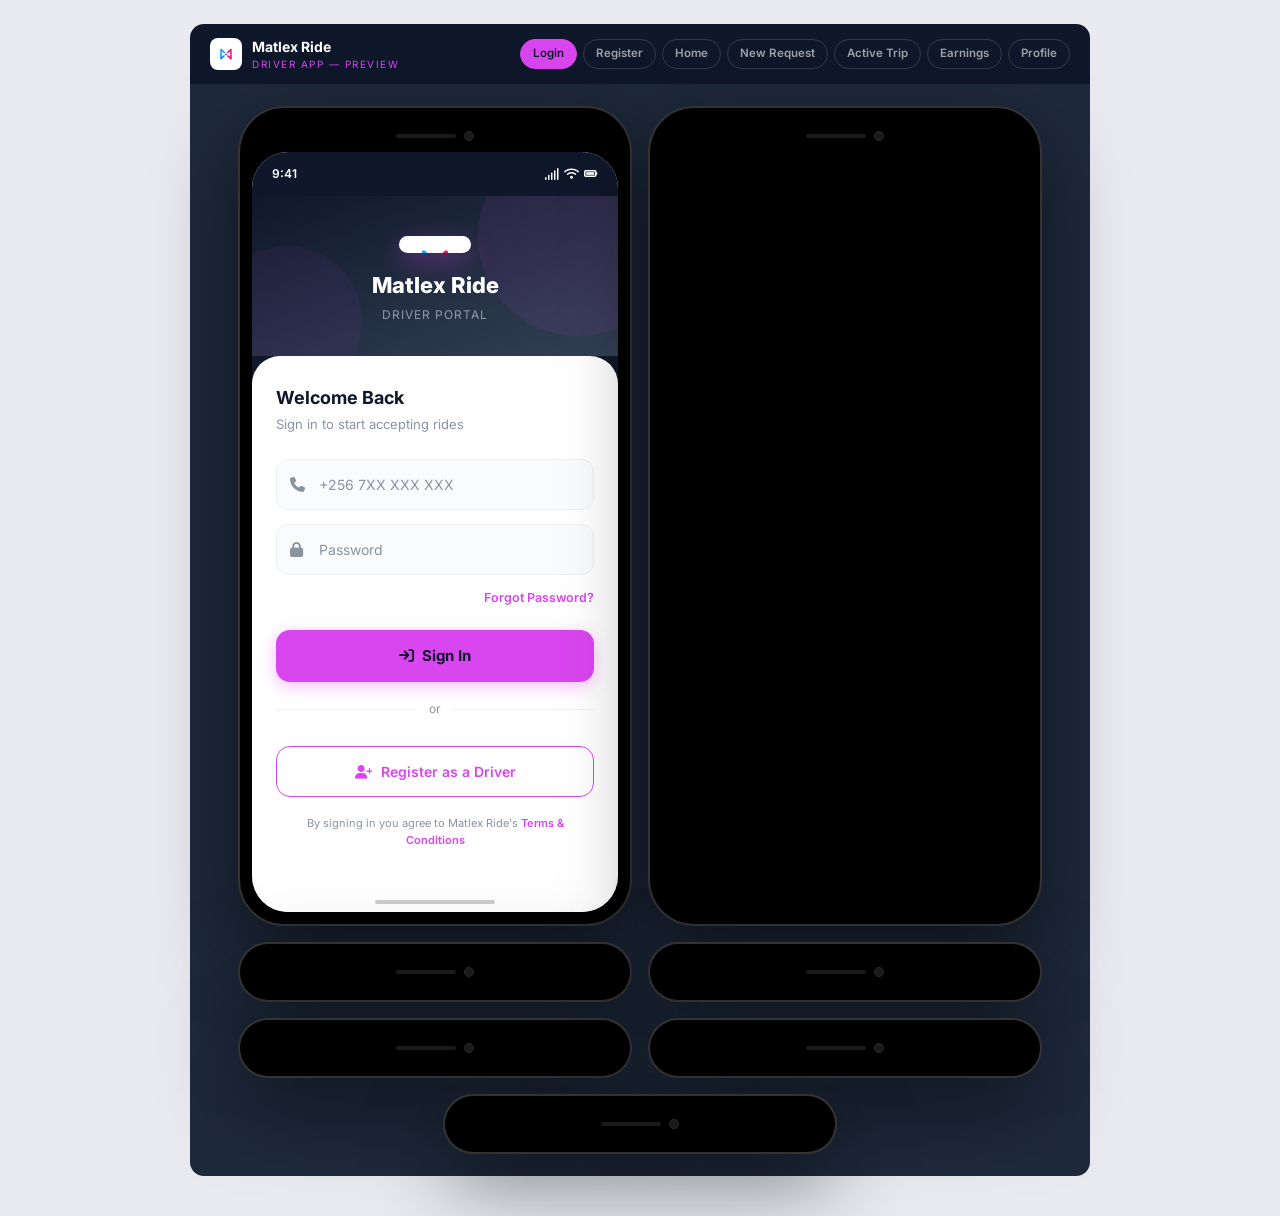
<file: driver/index.html>
﻿<!DOCTYPE html>
<html lang="en">
<head>
  <meta charset="UTF-8" />
  <meta name="viewport" content="width=device-width, initial-scale=1.0, maximum-scale=1.0, user-scalable=no" />
  <title>Matlex Ride — Driver App</title>
  <link rel="stylesheet" href="https://cdn.jsdelivr.net/npm/bootstrap@5.3.3/dist/css/bootstrap.min.css" />
  <link rel="stylesheet" href="https://cdnjs.cloudflare.com/ajax/libs/font-awesome/6.5.2/css/all.min.css" />
  <link href="https://fonts.googleapis.com/css2?family=Inter:wght@400;500;600;700;800&display=swap" rel="stylesheet" />
  <link rel="stylesheet" href="assets/css/driver.css" />
</head>
<body>

<!-- ============================================================
     DEMO TOOLBAR
     ============================================================ -->
<div class="demo-toolbar">
  <div class="brand">
    <div class="brand-icon"><img src="../assets/images/Logo1.png" alt="Matlex Ride"></div>
    <div>
      <div class="brand-name">Matlex Ride</div>
      <div class="brand-sub">Driver App — Preview</div>
    </div>
  </div>
  <div class="demo-screens">
    <button class="demo-btn active" data-screen="login">Login</button>
    <button class="demo-btn" data-screen="register">Register</button>
    <button class="demo-btn" data-screen="home">Home</button>
    <button class="demo-btn" data-screen="request">New Request</button>
    <button class="demo-btn" data-screen="active">Active Trip</button>
    <button class="demo-btn" data-screen="earnings">Earnings</button>
    <button class="demo-btn" data-screen="profile">Profile</button>
  </div>
</div>

<!-- ============================================================
     PHONES GRID
     ============================================================ -->
<div class="phones-grid">


<!-- ============================================================
     SCREEN 1 — LOGIN
     ============================================================ -->
<div class="phone-shell">
  <div class="phone-notch">
    <div class="notch-speaker"></div>
    <div class="notch-camera"></div>
  </div>
  <div class="phone-screen" data-screen="login" style="display:flex;">

    <div class="status-bar dark">
      <span>9:41</span>
      <div class="status-icons">
        <i class="fa-solid fa-signal"></i>
        <i class="fa-solid fa-wifi"></i>
        <i class="fa-solid fa-battery-full"></i>
      </div>
    </div>

    <div class="screen-login">
      <div class="login-hero">
        <div class="login-logo"><img src="../assets/images/Logo1.png" alt="Matlex Ride"></div>
        <div class="login-app-name">Matlex Ride</div>
        <div class="login-app-sub">Driver Portal</div>
      </div>

      <div class="login-form-area">
        <div class="login-heading">Welcome Back</div>
        <div class="login-sub">Sign in to start accepting rides</div>

        <div class="input-group-app">
          <i class="fa-solid fa-phone"></i>
          <input class="input-app" type="tel" placeholder="+256 7XX XXX XXX" />
        </div>
        <div class="input-group-app">
          <i class="fa-solid fa-lock"></i>
          <input class="input-app" type="password" placeholder="Password" />
        </div>

        <div class="forgot-link">Forgot Password?</div>

        <button class="btn-app-primary btn-login-submit">
          <i class="fa-solid fa-arrow-right-to-bracket me-2"></i>Sign In
        </button>

        <div class="divider-or">or</div>

        <button class="btn-app-ghost btn-go-register">
          <i class="fa-solid fa-user-plus me-2"></i>Register as a Driver
        </button>

        <p style="text-align:center;font-size:11px;color:var(--muted);margin-top:18px;">
          By signing in you agree to Matlex Ride's
          <span style="color:var(--brand);font-weight:600;">Terms & Conditions</span>
        </p>
      </div>
    </div>

    <div class="phone-home-bar"><span></span></div>
  </div>
</div>


<!-- ============================================================
     SCREEN 2 — DRIVER REGISTRATION
     ============================================================ -->
<div class="phone-shell">
  <div class="phone-notch">
    <div class="notch-speaker"></div>
    <div class="notch-camera"></div>
  </div>
  <div class="phone-screen" data-screen="register" style="display:none;">

    <div class="status-bar dark">
      <span>9:41</span>
      <div class="status-icons">
        <i class="fa-solid fa-signal"></i>
        <i class="fa-solid fa-wifi"></i>
        <i class="fa-solid fa-battery-full"></i>
      </div>
    </div>

    <div class="screen-register">
      <div class="reg-header">
        <button class="reg-back-btn btn-reg-back"><i class="fa-solid fa-arrow-left"></i></button>
        <div class="reg-header-text">
          <h2>Driver Registration</h2>
          <p class="reg-step-counter">Step 1 of 4</p>
        </div>
      </div>

      <!-- Progress dots -->
      <div class="reg-steps" style="background:var(--dark);padding-bottom:16px;">
        <div class="reg-step-dot active"></div>
        <div class="reg-step-dot"></div>
        <div class="reg-step-dot"></div>
        <div class="reg-step-dot"></div>
      </div>

      <div class="reg-body">

        <!-- Step 1: Personal Info -->
        <div class="reg-step-content">
          <div class="reg-section-title"><i class="fa-solid fa-user"></i> Personal Information</div>

          <div class="mb-3">
            <div class="input-label">First Name</div>
            <input type="text" class="input-app" placeholder="e.g. Peter" style="padding-left:14px;" />
          </div>
          <div class="mb-3">
            <div class="input-label">Last Name</div>
            <input type="text" class="input-app" placeholder="e.g. Okello" style="padding-left:14px;" />
          </div>
          <div class="mb-3">
            <div class="input-label">Phone Number</div>
            <input type="tel" class="input-app" placeholder="+256 7XX XXX XXX" style="padding-left:14px;" />
          </div>
          <div class="mb-3">
            <div class="input-label">Email Address</div>
            <input type="email" class="input-app" placeholder="driver@example.com" style="padding-left:14px;" />
          </div>
          <div class="mb-3">
            <div class="input-label">Date of Birth</div>
            <input type="date" class="input-app" style="padding-left:14px;" />
          </div>
          <div class="mb-4">
            <div class="input-label">Gender</div>
            <div style="display:flex;gap:10px;">
              <label style="flex:1;background:var(--body-bg);border:1.5px solid var(--border);border-radius:12px;padding:12px;cursor:pointer;display:flex;align-items:center;gap:8px;font-size:13px;font-weight:600;">
                <input type="radio" name="gender" value="male" style="accent-color:var(--brand);width:16px;height:16px;" /> Male
              </label>
              <label style="flex:1;background:var(--body-bg);border:1.5px solid var(--border);border-radius:12px;padding:12px;cursor:pointer;display:flex;align-items:center;gap:8px;font-size:13px;font-weight:600;">
                <input type="radio" name="gender" value="female" style="accent-color:var(--brand);width:16px;height:16px;" /> Female
              </label>
            </div>
          </div>

          <button class="btn-app-primary btn-reg-next">Continue <i class="fa-solid fa-arrow-right ms-2"></i></button>
        </div>

        <!-- Step 2: Vehicle Info -->
        <div class="reg-step-content" style="display:none;">
          <div class="reg-section-title"><i class="fa-solid fa-car"></i> Vehicle Details</div>

          <div class="mb-3">
            <div class="input-label">Number Plate</div>
            <input type="text" class="input-app" placeholder="e.g. UBG 432B" style="padding-left:14px;text-transform:uppercase;" />
          </div>
          <div class="mb-3">
            <div class="input-label">Vehicle Make</div>
            <input type="text" class="input-app" placeholder="e.g. Toyota" style="padding-left:14px;" />
          </div>
          <div class="mb-3">
            <div class="input-label">Vehicle Model</div>
            <input type="text" class="input-app" placeholder="e.g. Wish" style="padding-left:14px;" />
          </div>
          <div class="mb-3">
            <div class="input-label">Year of Manufacture</div>
            <input type="number" class="input-app" placeholder="e.g. 2018" style="padding-left:14px;" />
          </div>
          <div class="mb-4">
            <div class="input-label">Vehicle Type</div>
            <div style="display:flex;gap:8px;flex-wrap:wrap;">
              <label style="flex:1;min-width:80px;background:var(--body-bg);border:1.5px solid var(--border);border-radius:12px;padding:10px 8px;cursor:pointer;text-align:center;font-size:12px;font-weight:600;">
                <input type="radio" name="vtype" style="display:none;" />
                <i class="fa-solid fa-car" style="display:block;font-size:20px;margin-bottom:4px;color:var(--muted);"></i>Saloon
              </label>
              <label style="flex:1;min-width:80px;background:var(--body-bg);border:1.5px solid var(--border);border-radius:12px;padding:10px 8px;cursor:pointer;text-align:center;font-size:12px;font-weight:600;">
                <input type="radio" name="vtype" style="display:none;" />
                <i class="fa-solid fa-truck-pickup" style="display:block;font-size:20px;margin-bottom:4px;color:var(--muted);"></i>SUV
              </label>
              <label style="flex:1;min-width:80px;background:var(--body-bg);border:1.5px solid var(--border);border-radius:12px;padding:10px 8px;cursor:pointer;text-align:center;font-size:12px;font-weight:600;">
                <input type="radio" name="vtype" style="display:none;" />
                <i class="fa-solid fa-motorcycle" style="display:block;font-size:20px;margin-bottom:4px;color:var(--muted);"></i>Boda
              </label>
            </div>
          </div>

          <div class="d-flex gap-3">
            <button class="btn-app-ghost btn-reg-prev" style="width:auto;padding:14px 20px;">Back</button>
            <button class="btn-app-primary btn-reg-next" style="flex:1;">Continue <i class="fa-solid fa-arrow-right ms-2"></i></button>
          </div>
        </div>

        <!-- Step 3: Documents -->
        <div class="reg-step-content" style="display:none;">
          <div class="reg-section-title"><i class="fa-solid fa-file-shield"></i> Documents</div>

          <div class="mb-3">
            <div class="input-label">National ID / Passport</div>
            <div class="upload-box">
              <i class="fa-solid fa-id-card"></i>
              <p>Tap to upload National ID</p>
              <span>JPG, PNG or PDF — Max 5MB</span>
            </div>
          </div>
          <div class="mb-3">
            <div class="input-label">Driver's Licence</div>
            <div class="upload-box">
              <i class="fa-solid fa-id-badge"></i>
              <p>Tap to upload Driver's Licence</p>
              <span>JPG, PNG or PDF — Max 5MB</span>
            </div>
          </div>
          <div class="mb-4">
            <div class="input-label">Vehicle Insurance / Permit</div>
            <div class="upload-box">
              <i class="fa-solid fa-file-contract"></i>
              <p>Tap to upload Insurance Certificate</p>
              <span>JPG, PNG or PDF — Max 5MB</span>
            </div>
          </div>

          <div class="d-flex gap-3">
            <button class="btn-app-ghost btn-reg-prev" style="width:auto;padding:14px 20px;">Back</button>
            <button class="btn-app-primary btn-reg-next" style="flex:1;">Continue <i class="fa-solid fa-arrow-right ms-2"></i></button>
          </div>
        </div>

        <!-- Step 4: Payment / Final -->
        <div class="reg-step-content" style="display:none;">
          <div class="reg-section-title"><i class="fa-solid fa-mobile-screen"></i> Payment Details</div>

          <div class="mb-3">
            <div class="input-label">Mobile Money Provider</div>
            <div style="display:flex;gap:10px;">
              <label style="flex:1;background:var(--body-bg);border:1.5px solid var(--border);border-radius:12px;padding:12px 8px;cursor:pointer;text-align:center;font-size:12px;font-weight:600;">
                <input type="radio" name="momo" style="display:none;" />
                <div style="font-size:18px;margin-bottom:4px;">📱</div>MTN MoMo
              </label>
              <label style="flex:1;background:var(--body-bg);border:1.5px solid var(--border);border-radius:12px;padding:12px 8px;cursor:pointer;text-align:center;font-size:12px;font-weight:600;">
                <input type="radio" name="momo" style="display:none;" />
                <div style="font-size:18px;margin-bottom:4px;">📱</div>Airtel Money
              </label>
            </div>
          </div>

          <div class="mb-3">
            <div class="input-label">Mobile Money Number</div>
            <input type="tel" class="input-app" placeholder="+256 7XX XXX XXX" style="padding-left:14px;" />
          </div>
          <div class="mb-3">
            <div class="input-label">Create Password</div>
            <input type="password" class="input-app" placeholder="Min. 8 characters" style="padding-left:14px;" />
          </div>
          <div class="mb-4">
            <div class="input-label">Confirm Password</div>
            <input type="password" class="input-app" placeholder="Re-enter password" style="padding-left:14px;" />
          </div>

          <!-- T&C checkbox -->
          <label style="display:flex;align-items:flex-start;gap:10px;font-size:12px;color:var(--muted);margin-bottom:18px;cursor:pointer;">
            <input type="checkbox" style="accent-color:var(--brand);width:16px;height:16px;margin-top:1px;flex-shrink:0;" />
            I agree to Matlex Ride's <span style="color:var(--brand);font-weight:600;margin-left:4px;">Terms of Service</span> and <span style="color:var(--brand);font-weight:600;margin-left:4px;">Driver Policy</span>
          </label>

          <div class="d-flex gap-3">
            <button class="btn-app-ghost btn-reg-prev" style="width:auto;padding:14px 20px;">Back</button>
            <button class="btn-app-primary btn-reg-next" style="flex:1;background:var(--success);box-shadow:0 4px 16px rgba(40,199,111,.4);">
              <i class="fa-solid fa-check me-2"></i>Submit Application
            </button>
          </div>
        </div>

      </div>
    </div>

    <div class="phone-home-bar"><span></span></div>
  </div>
</div>


<!-- ============================================================
     SCREEN 3 — HOME (DRIVER DASHBOARD)
     ============================================================ -->
<div class="phone-shell">
  <div class="phone-notch">
    <div class="notch-speaker"></div>
    <div class="notch-camera"></div>
  </div>
  <div class="phone-screen" data-screen="home" style="display:none;">

    <!-- Map Area -->
    <div class="home-map-area">
      <div class="map-grid"></div>
      <!-- Roads -->
      <div class="map-road-h" style="top:35%;"></div>
      <div class="map-road-h" style="top:65%;"></div>
      <div class="map-road-v" style="left:30%;"></div>
      <div class="map-road-v" style="left:65%;"></div>
      <!-- Location dot -->
      <div class="map-location-dot" style="top:45%;left:50%;"></div>

      <!-- Top overlay: status bar + toggle -->
      <div style="position:absolute;top:0;left:0;right:0;">
        <div class="status-bar transparent-dark" style="position:relative;top:0;">
          <span>9:41</span>
          <div class="status-icons">
            <i class="fa-solid fa-signal"></i>
            <i class="fa-solid fa-wifi"></i>
            <i class="fa-solid fa-battery-full"></i>
          </div>
        </div>
        <div style="padding:0 14px 10px;display:flex;align-items:center;justify-content:space-between;">
          <div class="online-toggle-wrap">
            <span class="online-status-text online-toggle-label">Online</span>
            <label class="toggle-switch">
              <input type="checkbox" class="driver-online-toggle" checked />
              <span class="toggle-slider"></span>
            </label>
          </div>
          <span class="status-badge-map badge-online">● Online</span>
        </div>
      </div>

      <!-- Map zoom -->
      <div class="map-zoom-btns">
        <button class="map-zoom-btn">+</button>
        <button class="map-zoom-btn" style="font-size:22px;line-height:1;">−</button>
      </div>

      <!-- Bottom overlay -->
      <div class="map-overlay-bottom">
        <span class="map-location-label"><i class="fa-solid fa-location-dot me-1"></i>Kampala, Uganda</span>
        <span class="map-location-label"><i class="fa-solid fa-clock me-1"></i>Peak Hours</span>
      </div>
    </div>

    <!-- Scrollable Content -->
    <div class="home-scroll">

      <!-- Today Earnings Card -->
      <div class="earnings-card">
        <div style="display:flex;align-items:flex-start;justify-content:space-between;position:relative;z-index:1;">
          <div>
            <div class="earnings-label">Today's Earnings</div>
            <div class="earnings-amount">UGX 182,000</div>
          </div>
          <div style="background:rgba(255,255,255,.08);border-radius:10px;padding:8px 12px;text-align:center;">
            <div style="font-size:18px;font-weight:800;color:var(--brand);">12</div>
            <div style="font-size:10px;color:rgba(255,255,255,.5);">Trips</div>
          </div>
        </div>
        <div class="earnings-meta" style="position:relative;z-index:1;">
          <div class="earnings-meta-item">
            <strong>UGX 145,600</strong>Cash + MoMo
          </div>
          <div class="earnings-meta-item">
            <strong>6h 20m</strong>Online
          </div>
          <div class="earnings-meta-item">
            <strong>94%</strong>Acceptance
          </div>
        </div>
      </div>

      <!-- Quick Stats -->
      <div class="quick-stats">
        <div class="quick-stat-card">
          <div class="qs-icon" style="background:rgba(217,70,239,.12);color:var(--warning);"><i class="fa-solid fa-star"></i></div>
          <div class="qs-value">4.9</div>
          <div class="qs-label">Rating</div>
        </div>
        <div class="quick-stat-card">
          <div class="qs-icon" style="background:rgba(40,199,111,.12);color:var(--success);"><i class="fa-solid fa-route"></i></div>
          <div class="qs-value">142</div>
          <div class="qs-label">Total Trips</div>
        </div>
        <div class="quick-stat-card">
          <div class="qs-icon" style="background:rgba(0,207,232,.12);color:var(--info);"><i class="fa-solid fa-clock"></i></div>
          <div class="qs-value">98%</div>
          <div class="qs-label">Completion</div>
        </div>
      </div>

      <!-- Promo Banner -->
      <div style="background:linear-gradient(135deg,#D946EF 0%,#ff9f43 100%);border-radius:14px;padding:14px 16px;display:flex;align-items:center;gap:12px;">
        <div style="font-size:28px;">🎯</div>
        <div>
          <div style="font-size:13px;font-weight:800;color:var(--dark);">Peak Hours Bonus!</div>
          <div style="font-size:11.5px;color:rgba(26,31,46,.7);">Earn 1.5× on all trips between 5PM–9PM today</div>
        </div>
        <i class="fa-solid fa-chevron-right" style="color:rgba(26,31,46,.5);margin-left:auto;font-size:12px;"></i>
      </div>

      <!-- Recent Trips -->
      <div>
        <div class="section-hdr">
          <h3>Recent Trips</h3>
          <a onclick="showScreen('earnings')">See All</a>
        </div>

        <div class="trip-item">
          <div class="trip-icon" style="background:rgba(40,199,111,.12);color:var(--success);"><i class="fa-solid fa-check"></i></div>
          <div class="trip-details">
            <div class="trip-route">Kampala CBD → Entebbe Airport</div>
            <div class="trip-meta">James K. · 38km · 52 mins</div>
          </div>
          <div>
            <div class="trip-fare">UGX 45,000</div>
            <div class="trip-status" style="color:var(--success);">Completed</div>
          </div>
        </div>

        <div class="trip-item">
          <div class="trip-icon" style="background:rgba(40,199,111,.12);color:var(--success);"><i class="fa-solid fa-check"></i></div>
          <div class="trip-details">
            <div class="trip-route">Kololo → Mukono</div>
            <div class="trip-meta">Ruth B. · 22km · 35 mins</div>
          </div>
          <div>
            <div class="trip-fare">UGX 32,000</div>
            <div class="trip-status" style="color:var(--success);">Completed</div>
          </div>
        </div>

        <div class="trip-item">
          <div class="trip-icon" style="background:rgba(234,84,85,.12);color:var(--danger);"><i class="fa-solid fa-xmark"></i></div>
          <div class="trip-details">
            <div class="trip-route">Mengo → Kireka</div>
            <div class="trip-meta">Tom M. · Cancelled by passenger</div>
          </div>
          <div>
            <div class="trip-fare" style="color:var(--muted);">UGX 0</div>
            <div class="trip-status" style="color:var(--danger);">Cancelled</div>
          </div>
        </div>
      </div>

      <!-- Simulate incoming request -->
      <button onclick="showScreen('request')" style="width:100%;padding:14px;background:var(--brand-light);color:var(--brand-dark);border:1.5px dashed var(--brand);border-radius:14px;font-size:13px;font-weight:700;cursor:pointer;margin-top:4px;">
        <i class="fa-solid fa-bell me-2"></i>Simulate Incoming Trip Request →
      </button>

    </div><!-- /home-scroll -->

    <!-- Bottom Tab Bar -->
    <div class="bottom-tab-bar">
      <div class="tab-item active" data-screen="home">
        <i class="fa-solid fa-house"></i>Home
      </div>
      <div class="tab-item" data-screen="earnings">
        <i class="fa-solid fa-wallet"></i>Earnings
      </div>
      <div class="tab-item" data-screen="active">
        <i class="fa-solid fa-route"></i>
        <div class="tab-badge"></div>Trips
      </div>
      <div class="tab-item" data-screen="profile">
        <i class="fa-solid fa-user"></i>Profile
      </div>
    </div>

    <div class="phone-home-bar"><span></span></div>
  </div>
</div>


<!-- ============================================================
     SCREEN 4 — NEW TRIP REQUEST
     ============================================================ -->
<div class="phone-shell">
  <div class="phone-notch">
    <div class="notch-speaker"></div>
    <div class="notch-camera"></div>
  </div>
  <div class="phone-screen" data-screen="request" style="display:none;">

    <div class="screen-request">

      <!-- Map with route -->
      <div class="request-map" style="height:280px;flex-shrink:0;">
        <div class="map-grid"></div>
        <div class="map-road-h" style="top:40%;"></div>
        <div class="map-road-v" style="left:50%;"></div>
        <div class="request-route-line"></div>

        <!-- Status bar -->
        <div style="position:absolute;top:0;left:0;right:0;">
          <div class="status-bar transparent-dark" style="position:relative;">
            <span>9:43</span>
            <div class="status-icons">
              <i class="fa-solid fa-signal"></i>
              <i class="fa-solid fa-wifi"></i>
              <i class="fa-solid fa-battery-full"></i>
            </div>
          </div>
        </div>

        <!-- Countdown -->
        <div class="countdown-overlay">
          <div class="countdown-ring"><span class="countdown-number">25</span></div>
          <div class="countdown-label">seconds left</div>
        </div>

        <!-- Distance badge -->
        <div style="position:absolute;bottom:14px;left:50%;transform:translateX(-50%);
                    background:rgba(0,0,0,.55);backdrop-filter:blur(6px);
                    padding:6px 18px;border-radius:20px;color:#fff;font-size:12px;font-weight:600;
                    display:flex;gap:12px;white-space:nowrap;">
          <span><i class="fa-solid fa-map-pin me-1" style="color:var(--success);"></i>2.4km away</span>
          <span><i class="fa-solid fa-road me-1" style="color:var(--brand);"></i>38km trip</span>
        </div>
      </div>

      <!-- Bottom sheet -->
      <div class="request-sheet">
        <div class="sheet-handle"></div>

        <div class="new-ride-badge">
          <i class="fa-solid fa-bell"></i> New Ride Request
        </div>

        <!-- Passenger -->
        <div class="passenger-info">
          <div class="passenger-avatar">JK</div>
          <div>
            <div class="passenger-name">James Kiggundu</div>
            <div class="passenger-rating">
              <i class="fa-solid fa-star"></i>
              <i class="fa-solid fa-star"></i>
              <i class="fa-solid fa-star"></i>
              <i class="fa-solid fa-star"></i>
              <i class="fa-solid fa-star"></i>
              <span>4.9 · 42 trips</span>
            </div>
          </div>
          <div style="margin-left:auto;display:flex;gap:6px;">
            <button style="width:36px;height:36px;border-radius:10px;background:rgba(40,199,111,.1);color:var(--success);border:none;font-size:14px;cursor:pointer;">
              <i class="fa-solid fa-phone"></i>
            </button>
          </div>
        </div>

        <!-- Route -->
        <div class="route-card">
          <div class="route-point">
            <div class="route-dot dot-pickup"><i class="fa-solid fa-circle fa-xs"></i></div>
            <div class="route-text">
              <div class="route-title">Pickup</div>
              <div class="route-address">Shell Bugolobi, Kampala</div>
              <div class="route-dist">2.4km from you · ~6 mins</div>
            </div>
          </div>
          <div class="route-point">
            <div class="route-dot dot-dropoff"><i class="fa-solid fa-location-dot fa-xs"></i></div>
            <div class="route-text">
              <div class="route-title">Drop-off</div>
              <div class="route-address">Entebbe International Airport</div>
              <div class="route-dist">38km total · ~52 mins</div>
            </div>
          </div>
        </div>

        <!-- Fare row -->
        <div class="trip-fare-row">
          <div>
            <div class="fare-label">Trip Fare</div>
            <div class="fare-amount">UGX 45,000</div>
            <div class="fare-note">Surge 1.2× applied</div>
          </div>
          <div class="fare-method">
            <i class="fa-solid fa-mobile-screen"></i> MTN MoMo
          </div>
        </div>

        <!-- Accept / Decline -->
        <div class="action-btns">
          <button class="btn-decline btn-decline-trip">
            <i class="fa-solid fa-xmark"></i> Decline
          </button>
          <button class="btn-accept btn-accept-trip">
            <i class="fa-solid fa-check"></i> Accept Ride
          </button>
        </div>
      </div>

    </div>

    <div class="phone-home-bar"><span></span></div>
  </div>
</div>


<!-- ============================================================
     SCREEN 5 — ACTIVE TRIP
     ============================================================ -->
<div class="phone-shell">
  <div class="phone-notch">
    <div class="notch-speaker"></div>
    <div class="notch-camera"></div>
  </div>
  <div class="phone-screen" data-screen="active" style="display:none;">

    <div class="screen-active">

      <!-- Live Map -->
      <div class="active-map">
        <div class="map-grid"></div>
        <div class="map-road-h" style="top:35%;"></div>
        <div class="map-road-h" style="top:60%;"></div>
        <div class="map-road-v" style="left:40%;"></div>
        <div class="map-road-v" style="left:70%;"></div>
        <div class="route-path"></div>
        <div class="car-icon">🚗</div>

        <!-- Status bar -->
        <div style="position:absolute;top:0;left:0;right:0;">
          <div class="status-bar transparent-dark" style="position:relative;">
            <span>9:55</span>
            <div class="status-icons">
              <i class="fa-solid fa-signal"></i>
              <i class="fa-solid fa-wifi"></i>
              <i class="fa-solid fa-battery-full"></i>
            </div>
          </div>
        </div>

        <!-- Map overlays -->
        <div class="active-map-overlay">
          <div class="trip-status-pill">
            <div class="blink"></div> En Route to Pickup
          </div>
          <div class="trip-eta-chip">
            <i class="fa-solid fa-clock" style="color:var(--brand);"></i> ETA 6 min
          </div>
        </div>

        <!-- Destination label -->
        <div style="position:absolute;bottom:14px;left:14px;right:14px;
                    background:rgba(0,0,0,.55);backdrop-filter:blur(6px);
                    padding:10px 14px;border-radius:14px;
                    display:flex;align-items:center;gap:10px;">
          <i class="fa-solid fa-navigation" style="color:var(--brand);font-size:18px;"></i>
          <div>
            <div style="font-size:11px;color:rgba(255,255,255,.5);">Navigating to pickup</div>
            <div style="font-size:13px;font-weight:700;color:#fff;">Shell Bugolobi, Kampala</div>
          </div>
          <button style="margin-left:auto;background:var(--brand);border:none;border-radius:8px;padding:6px 12px;font-size:12px;font-weight:700;color:var(--dark);cursor:pointer;">
            <i class="fa-solid fa-diamond-turn-right me-1"></i>Nav
          </button>
        </div>
      </div>

      <!-- Active Trip Sheet -->
      <div class="active-sheet">
        <div class="sheet-handle"></div>

        <!-- Progress Steps -->
        <div class="trip-progress-steps mb-3">
          <div class="step done">
            <div class="step-dot"><i class="fa-solid fa-check fa-xs"></i></div>
            <div class="step-label">Accepted</div>
          </div>
          <div class="step-line done"></div>
          <div class="step active">
            <div class="step-dot">2</div>
            <div class="step-label">Pickup</div>
          </div>
          <div class="step-line"></div>
          <div class="step">
            <div class="step-dot">3</div>
            <div class="step-label">Trip</div>
          </div>
          <div class="step-line"></div>
          <div class="step">
            <div class="step-dot">4</div>
            <div class="step-label">Done</div>
          </div>
        </div>

        <!-- Passenger Info -->
        <div class="active-passenger-card">
          <div class="active-passenger-avatar">JK</div>
          <div>
            <div class="active-passenger-name">James Kiggundu</div>
            <div class="active-passenger-dest">
              <i class="fa-solid fa-location-dot"></i> Entebbe Airport
            </div>
          </div>
          <div class="contact-btns">
            <button class="contact-btn call"><i class="fa-solid fa-phone"></i></button>
            <button class="contact-btn msg"><i class="fa-solid fa-comment"></i></button>
          </div>
        </div>

        <!-- Live Metrics -->
        <div class="live-metrics">
          <div class="live-metric">
            <div class="live-metric-value" style="color:var(--brand);">UGX 45K</div>
            <div class="live-metric-label">Fare</div>
          </div>
          <div class="live-metric">
            <div class="live-metric-value">38 km</div>
            <div class="live-metric-label">Distance</div>
          </div>
          <div class="live-metric">
            <div class="live-metric-value">~52 min</div>
            <div class="live-metric-label">Est. Time</div>
          </div>
        </div>

        <!-- Action Buttons -->
        <div class="action-strip">
          <button class="action-strip-btn btn-arrived">
            <i class="fa-solid fa-map-marker-alt"></i> Arrived
          </button>
          <button class="action-strip-btn btn-start-trip">
            <i class="fa-solid fa-play"></i> Start Trip
          </button>
        </div>
        <div class="action-strip">
          <button class="action-strip-btn btn-complete btn-complete-trip">
            <i class="fa-solid fa-flag-checkered"></i> Complete Trip
          </button>
          <button class="action-strip-btn btn-sos" style="border:1.5px solid rgba(234,84,85,.25);">
            <i class="fa-solid fa-triangle-exclamation"></i> SOS
          </button>
        </div>

        <!-- Trip Notes -->
        <div style="background:var(--body-bg);border-radius:12px;padding:12px 14px;margin-top:4px;">
          <div style="font-size:11px;font-weight:700;color:var(--muted);text-transform:uppercase;letter-spacing:.6px;margin-bottom:4px;">Passenger Note</div>
          <div style="font-size:13px;color:var(--dark);">"Please call when 2 mins away. I'm in the Shell shop."</div>
        </div>

      </div>

    </div>

    <div class="phone-home-bar"><span></span></div>
  </div>
</div>


<!-- ============================================================
     SCREEN 6 — EARNINGS
     ============================================================ -->
<div class="phone-shell">
  <div class="phone-notch">
    <div class="notch-speaker"></div>
    <div class="notch-camera"></div>
  </div>
  <div class="phone-screen" data-screen="earnings" style="display:none;">

    <div class="screen-earnings">

      <!-- Header -->
      <div class="earnings-header">
        <div style="display:flex;align-items:center;justify-content:space-between;margin-bottom:8px;">
          <div class="status-bar dark" style="position:static;padding:0;height:auto;">
            <span style="font-size:12px;font-weight:600;">9:41</span>
          </div>
          <div class="status-icons" style="color:#fff;">
            <i class="fa-solid fa-signal"></i>
            <i class="fa-solid fa-wifi"></i>
            <i class="fa-solid fa-battery-full"></i>
          </div>
        </div>

        <div class="earnings-header-title">Total Earnings</div>
        <div class="earnings-header-amount">UGX 1,240,000</div>
        <div class="earnings-header-sub">142 completed trips · 4.9★</div>

        <div class="period-tabs">
          <div class="period-tab active">Today</div>
          <div class="period-tab">Week</div>
          <div class="period-tab">Month</div>
          <div class="period-tab">Year</div>
        </div>
      </div>

      <div class="earnings-body">

        <!-- Payout card -->
        <div class="payout-card">
          <div>
            <div class="payout-card-label">Available for Withdrawal</div>
            <div class="payout-card-amount">UGX 182,000</div>
          </div>
          <button class="btn-withdraw"><i class="fa-solid fa-arrow-up me-1"></i>Withdraw</button>
        </div>

        <!-- Summary stats -->
        <div class="row g-2 mb-3">
          <div class="col-6">
            <div style="background:#fff;border-radius:12px;padding:14px;box-shadow:0 1px 4px rgba(0,0,0,.05);">
              <div style="font-size:11px;color:var(--muted);text-transform:uppercase;letter-spacing:.6px;">Trips Today</div>
              <div style="font-size:22px;font-weight:800;color:var(--dark);margin-top:4px;">12</div>
              <div style="font-size:11px;color:var(--success);font-weight:600;margin-top:2px;"><i class="fa-solid fa-arrow-up me-1"></i>3 more than yesterday</div>
            </div>
          </div>
          <div class="col-6">
            <div style="background:#fff;border-radius:12px;padding:14px;box-shadow:0 1px 4px rgba(0,0,0,.05);">
              <div style="font-size:11px;color:var(--muted);text-transform:uppercase;letter-spacing:.6px;">Online Time</div>
              <div style="font-size:22px;font-weight:800;color:var(--dark);margin-top:4px;">6h 20m</div>
              <div style="font-size:11px;color:var(--muted);margin-top:2px;">Acceptance: <strong style="color:var(--success);">94%</strong></div>
            </div>
          </div>
        </div>

        <!-- Breakdown title -->
        <div class="section-hdr mb-2">
          <h3>Today's Trips</h3>
          <a style="font-size:12px;color:var(--brand);cursor:pointer;">Filter</a>
        </div>

        <!-- Trip earnings breakdown -->
        <div class="breakdown-item">
          <div class="breakdown-icon" style="background:rgba(40,199,111,.12);color:var(--success);">
            <i class="fa-solid fa-car-side"></i>
          </div>
          <div class="breakdown-info">
            <div class="breakdown-title">Kampala CBD → Entebbe</div>
            <div class="breakdown-detail">James K. · 38km · 52 mins · MTN MoMo</div>
          </div>
          <div class="text-end">
            <div class="breakdown-amount positive">+45,000</div>
            <div style="font-size:10px;color:var(--muted);">9:05 AM</div>
          </div>
        </div>

        <div class="breakdown-item">
          <div class="breakdown-icon" style="background:rgba(40,199,111,.12);color:var(--success);">
            <i class="fa-solid fa-car-side"></i>
          </div>
          <div class="breakdown-info">
            <div class="breakdown-title">Kololo → Mukono</div>
            <div class="breakdown-detail">Ruth B. · 22km · 35 mins · Airtel</div>
          </div>
          <div class="text-end">
            <div class="breakdown-amount positive">+32,000</div>
            <div style="font-size:10px;color:var(--muted);">7:30 AM</div>
          </div>
        </div>

        <div class="breakdown-item">
          <div class="breakdown-icon" style="background:rgba(40,199,111,.12);color:var(--success);">
            <i class="fa-solid fa-car-side"></i>
          </div>
          <div class="breakdown-info">
            <div class="breakdown-title">Ntinda → CBD</div>
            <div class="breakdown-detail">Sarah M. · 12km · 22 mins · Cash</div>
          </div>
          <div class="text-end">
            <div class="breakdown-amount positive">+18,000</div>
            <div style="font-size:10px;color:var(--muted);">6:15 AM</div>
          </div>
        </div>

        <!-- Commission deduction -->
        <div class="breakdown-item" style="opacity:.8;">
          <div class="breakdown-icon" style="background:rgba(234,84,85,.1);color:var(--danger);">
            <i class="fa-solid fa-percent"></i>
          </div>
          <div class="breakdown-info">
            <div class="breakdown-title">Platform Commission (20%)</div>
            <div class="breakdown-detail">Deducted automatically</div>
          </div>
          <div class="text-end">
            <div class="breakdown-amount negative">−36,400</div>
            <div style="font-size:10px;color:var(--muted);">Daily</div>
          </div>
        </div>

        <!-- Net total -->
        <div style="background:var(--dark);border-radius:14px;padding:14px 16px;display:flex;align-items:center;justify-content:space-between;margin-top:4px;">
          <div style="font-size:13px;font-weight:700;color:rgba(255,255,255,.7);">Net Earnings Today</div>
          <div style="font-size:18px;font-weight:800;color:var(--brand);">UGX 145,600</div>
        </div>

      </div>

    </div>

    <!-- Bottom Tab Bar -->
    <div class="bottom-tab-bar">
      <div class="tab-item" data-screen="home">
        <i class="fa-solid fa-house"></i>Home
      </div>
      <div class="tab-item active" data-screen="earnings">
        <i class="fa-solid fa-wallet"></i>Earnings
      </div>
      <div class="tab-item" data-screen="active">
        <i class="fa-solid fa-route"></i>Trips
      </div>
      <div class="tab-item" data-screen="profile">
        <i class="fa-solid fa-user"></i>Profile
      </div>
    </div>

    <div class="phone-home-bar"><span></span></div>
  </div>
</div>


<!-- ============================================================
     SCREEN 7 — DRIVER PROFILE
     ============================================================ -->
<div class="phone-shell">
  <div class="phone-notch">
    <div class="notch-speaker"></div>
    <div class="notch-camera"></div>
  </div>
  <div class="phone-screen" data-screen="profile" style="display:none;">

    <div class="screen-profile">

      <!-- Profile Header -->
      <div class="profile-header">
        <div style="display:flex;align-items:center;justify-content:space-between;width:100%;margin-bottom:16px;">
          <span style="font-size:12px;font-weight:600;color:rgba(255,255,255,.5);">9:41</span>
          <div style="display:flex;align-items:center;gap:5px;color:#fff;font-size:12px;">
            <i class="fa-solid fa-signal"></i>
            <i class="fa-solid fa-wifi"></i>
            <i class="fa-solid fa-battery-full"></i>
          </div>
        </div>

        <div class="profile-avatar-wrap">
          <div class="profile-avatar">PO</div>
          <div class="profile-edit-btn"><i class="fa-solid fa-camera"></i></div>
        </div>

        <div class="profile-name">Peter Okello</div>
        <div class="profile-phone">+256 700 123 456</div>
        <div class="profile-rating">
          <i class="fa-solid fa-star"></i>
          <i class="fa-solid fa-star"></i>
          <i class="fa-solid fa-star"></i>
          <i class="fa-solid fa-star"></i>
          <i class="fa-solid fa-star"></i>
          <span>4.9 · 142 ratings</span>
        </div>

        <!-- Vehicle badge -->
        <div style="background:rgba(255,255,255,.08);border-radius:10px;padding:6px 14px;margin-top:10px;font-size:12px;color:rgba(255,255,255,.7);display:flex;align-items:center;gap:6px;">
          <i class="fa-solid fa-car" style="color:var(--brand);"></i>
          UBG 432B · Toyota Wish · Silver
        </div>

        <!-- Stats row -->
        <div class="profile-stats">
          <div class="profile-stat">
            <div class="profile-stat-value">142</div>
            <div class="profile-stat-label">Trips</div>
          </div>
          <div class="profile-stat">
            <div class="profile-stat-value">UGX 1.2M</div>
            <div class="profile-stat-label">Earned</div>
          </div>
          <div class="profile-stat">
            <div class="profile-stat-value">2yr</div>
            <div class="profile-stat-label">Tenure</div>
          </div>
          <div class="profile-stat">
            <div class="profile-stat-value">98%</div>
            <div class="profile-stat-label">Complete</div>
          </div>
        </div>
      </div>

      <!-- Profile Body -->
      <div class="profile-body">

        <div class="profile-section-title">Account</div>

        <div class="profile-menu-item">
          <div class="pm-icon" style="background:rgba(217,70,239,.12);color:var(--brand);"><i class="fa-solid fa-user"></i></div>
          <div class="pm-text">
            <div class="pm-title">Personal Information</div>
            <div class="pm-subtitle">Name, phone, email</div>
          </div>
          <i class="fa-solid fa-chevron-right pm-chevron"></i>
        </div>

        <div class="profile-menu-item">
          <div class="pm-icon" style="background:rgba(40,199,111,.12);color:var(--success);"><i class="fa-solid fa-car"></i></div>
          <div class="pm-text">
            <div class="pm-title">My Vehicle</div>
            <div class="pm-subtitle">UBG 432B · Toyota Wish</div>
          </div>
          <i class="fa-solid fa-chevron-right pm-chevron"></i>
        </div>

        <div class="profile-menu-item">
          <div class="pm-icon" style="background:rgba(0,207,232,.12);color:var(--info);"><i class="fa-solid fa-mobile-screen"></i></div>
          <div class="pm-text">
            <div class="pm-title">Payment Method</div>
            <div class="pm-subtitle">MTN MoMo · +256 700 123 456</div>
          </div>
          <i class="fa-solid fa-chevron-right pm-chevron"></i>
        </div>

        <div class="profile-menu-item">
          <div class="pm-icon" style="background:rgba(115,103,240,.12);color:var(--purple);"><i class="fa-solid fa-file-shield"></i></div>
          <div class="pm-text">
            <div class="pm-title">My Documents</div>
            <div class="pm-subtitle">NIN, Licence, Insurance</div>
          </div>
          <span class="pm-badge">1 Expiring</span>
          <i class="fa-solid fa-chevron-right pm-chevron ms-2"></i>
        </div>

        <div class="profile-section-title mt-3">Support</div>

        <div class="profile-menu-item">
          <div class="pm-icon" style="background:rgba(255,159,67,.12);color:var(--warning);"><i class="fa-solid fa-star"></i></div>
          <div class="pm-text">
            <div class="pm-title">My Reviews</div>
            <div class="pm-subtitle">See what passengers say</div>
          </div>
          <i class="fa-solid fa-chevron-right pm-chevron"></i>
        </div>

        <div class="profile-menu-item">
          <div class="pm-icon" style="background:rgba(0,207,232,.12);color:var(--info);"><i class="fa-solid fa-headset"></i></div>
          <div class="pm-text">
            <div class="pm-title">Help & Support</div>
            <div class="pm-subtitle">Chat, call or email us</div>
          </div>
          <i class="fa-solid fa-chevron-right pm-chevron"></i>
        </div>

        <div class="profile-menu-item">
          <div class="pm-icon" style="background:rgba(234,84,85,.1);color:var(--danger);"><i class="fa-solid fa-right-from-bracket"></i></div>
          <div class="pm-text">
            <div class="pm-title" style="color:var(--danger);">Sign Out</div>
          </div>
        </div>

        <!-- Version note -->
        <div style="text-align:center;font-size:11px;color:var(--muted);margin-top:14px;padding-bottom:10px;">
          Matlex Ride Driver v1.0.0 · Uganda
        </div>

      </div>

    </div>

    <!-- Bottom Tab Bar -->
    <div class="bottom-tab-bar">
      <div class="tab-item" data-screen="home">
        <i class="fa-solid fa-house"></i>Home
      </div>
      <div class="tab-item" data-screen="earnings">
        <i class="fa-solid fa-wallet"></i>Earnings
      </div>
      <div class="tab-item" data-screen="active">
        <i class="fa-solid fa-route"></i>Trips
      </div>
      <div class="tab-item active" data-screen="profile">
        <i class="fa-solid fa-user"></i>Profile
      </div>
    </div>

    <div class="phone-home-bar"><span></span></div>
  </div>
</div>


</div><!-- /phones-grid -->

<script src="https://cdn.jsdelivr.net/npm/bootstrap@5.3.3/dist/js/bootstrap.bundle.min.js"></script>
<script src="assets/js/driver.js"></script>
</body>
</html>
</file>
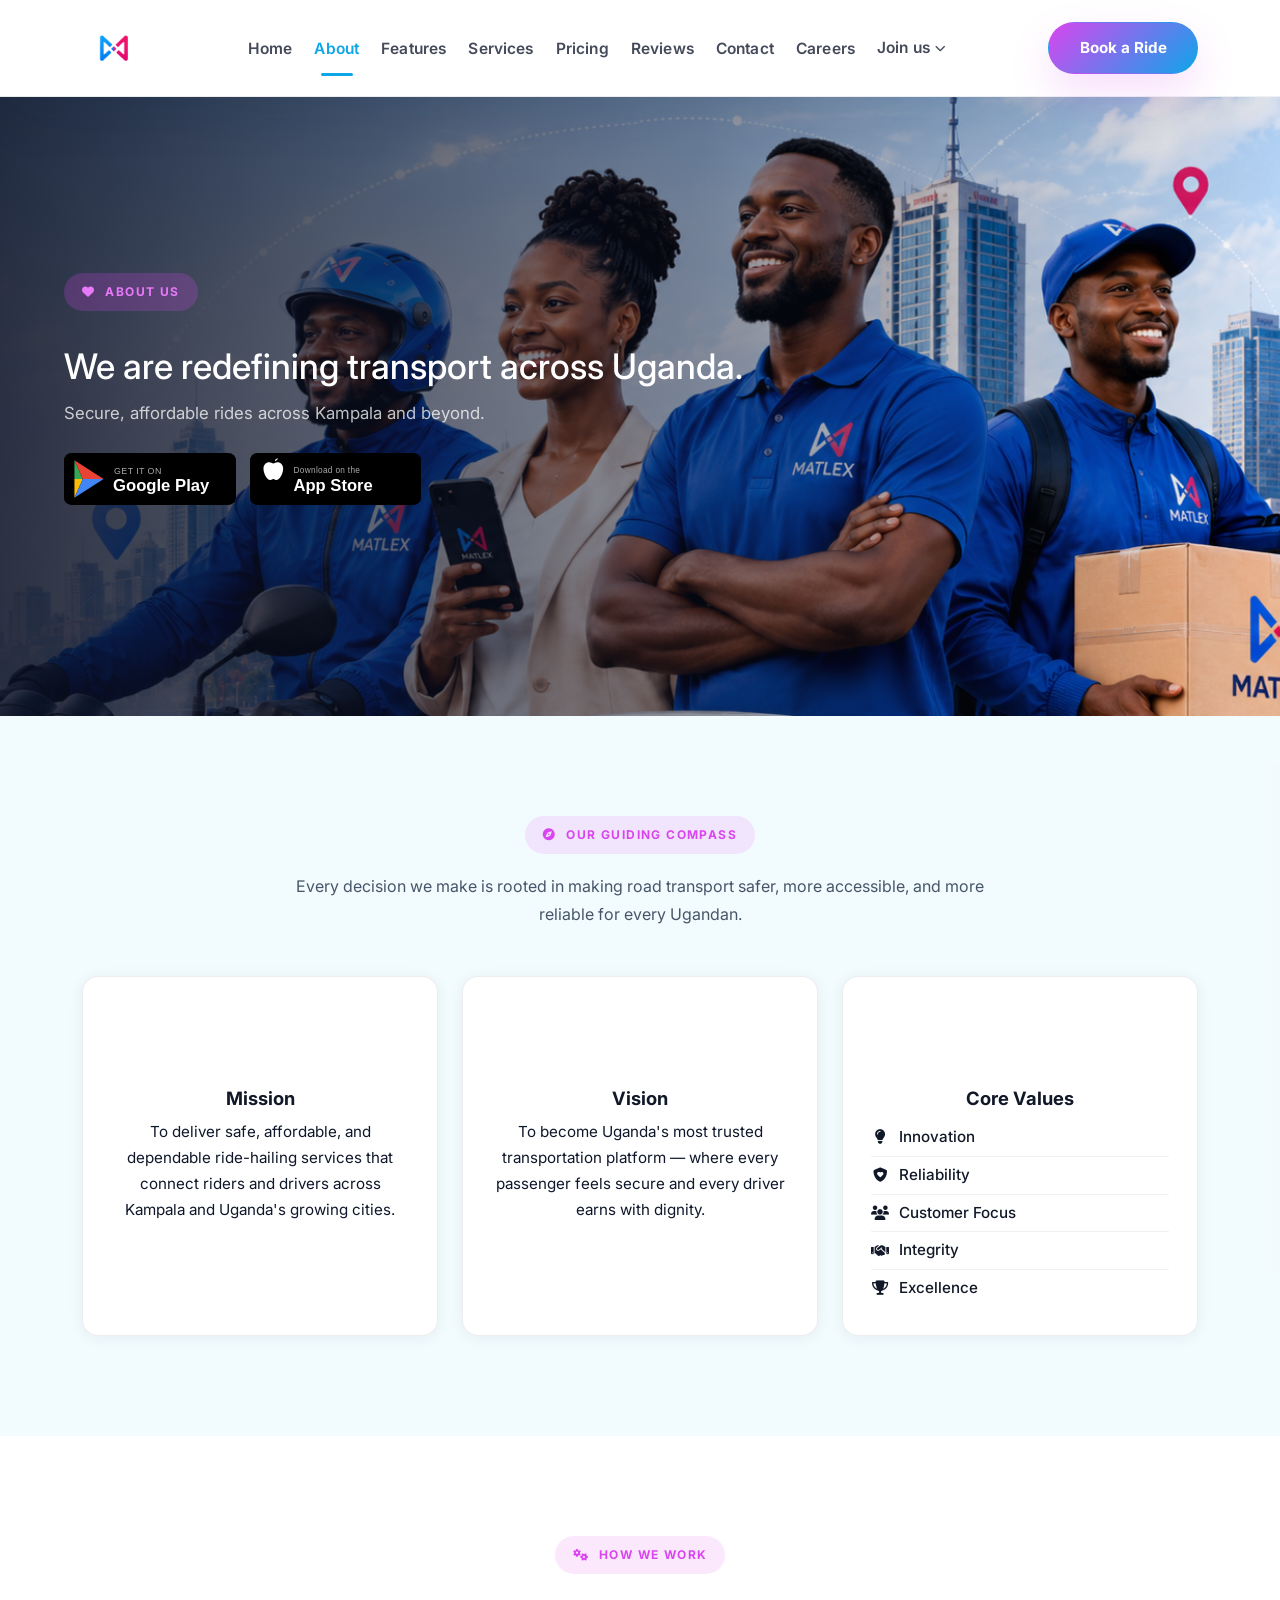
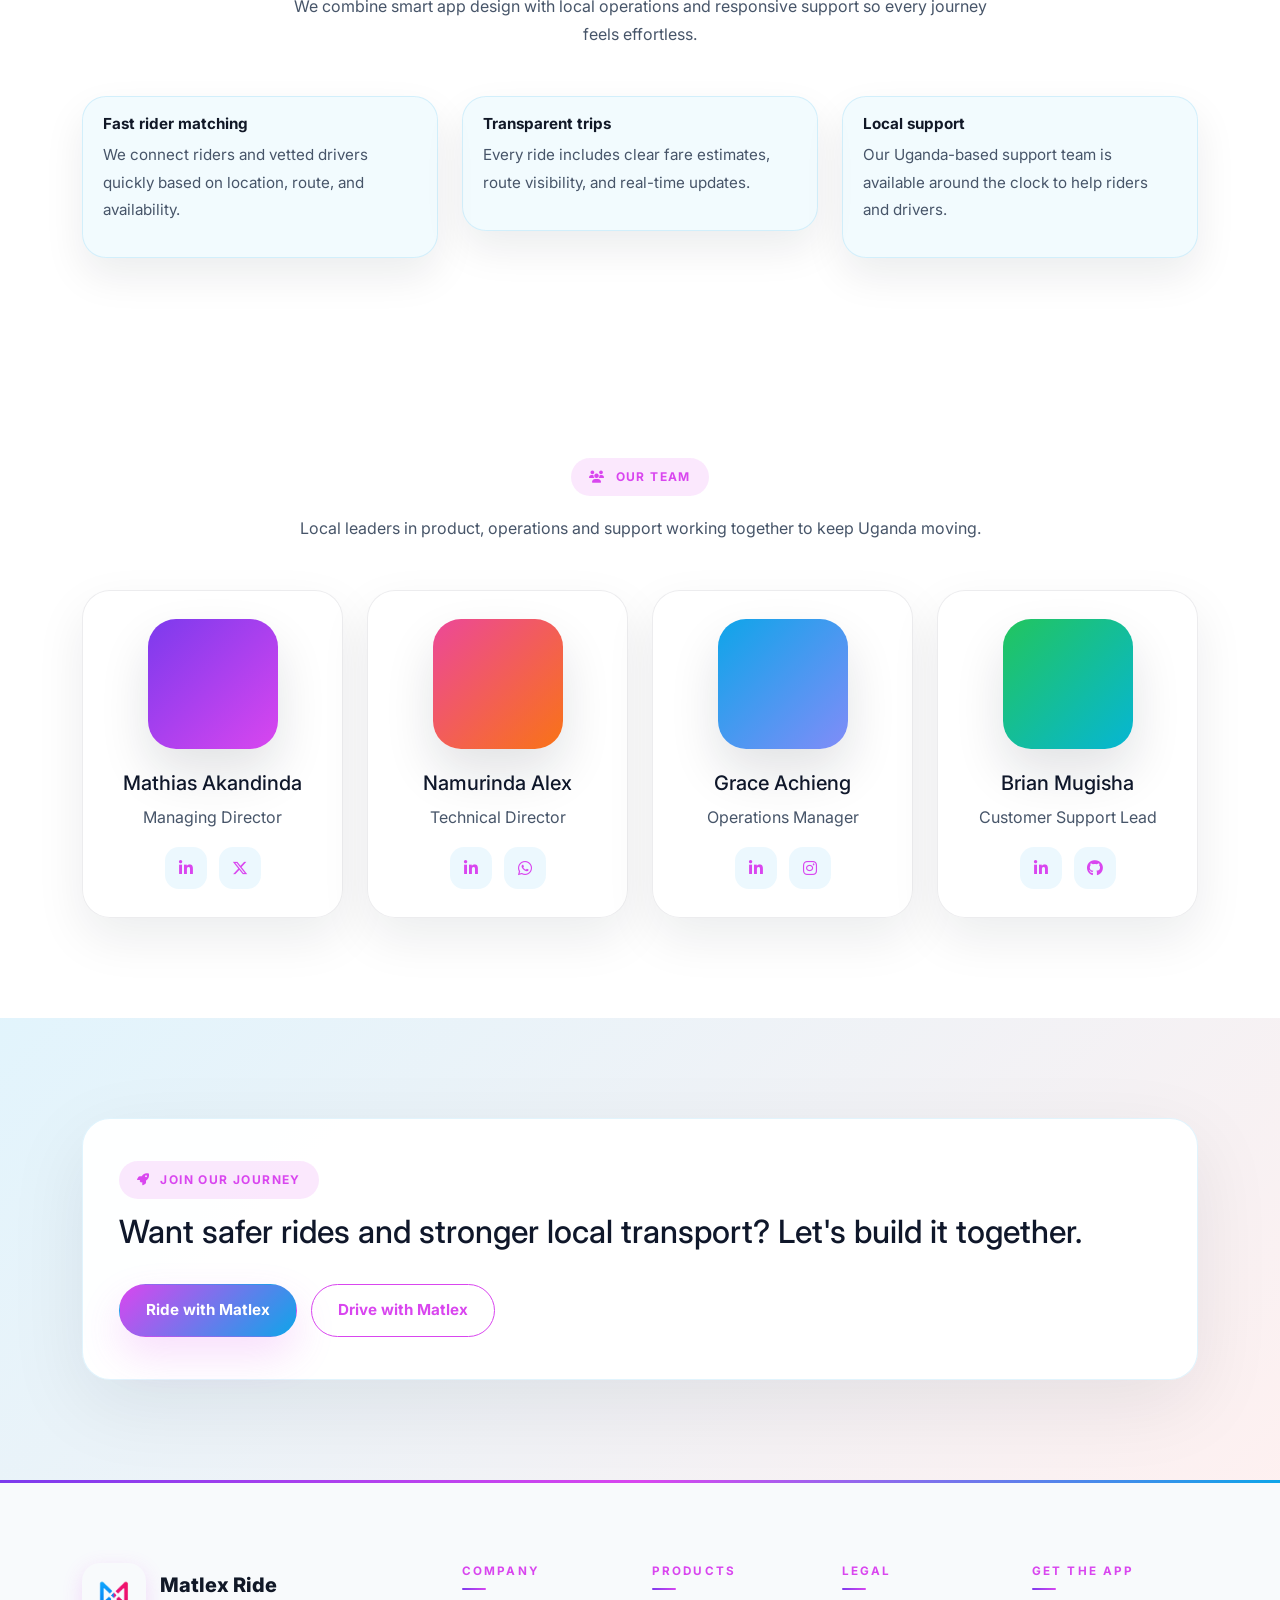
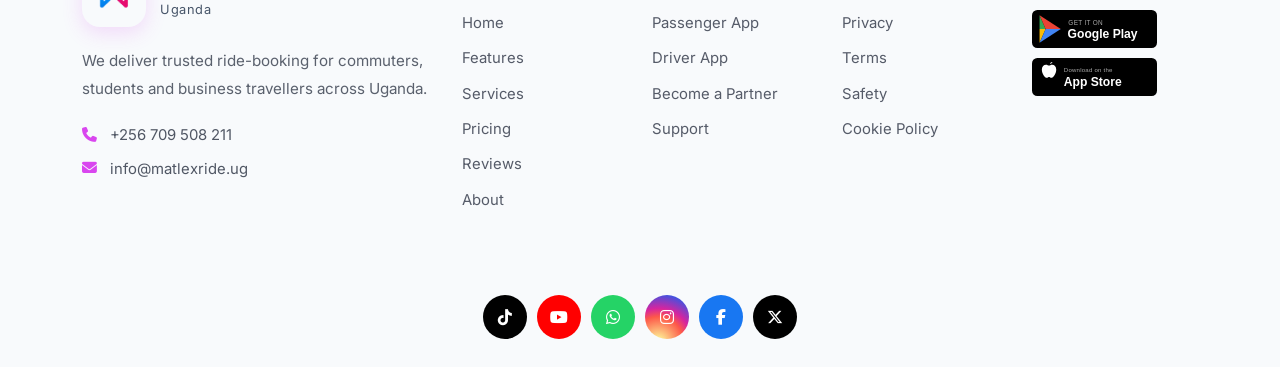
<file: pages/about.html>
﻿<!DOCTYPE html>
<html lang="en">
<head>
  <meta charset="UTF-8" />
  <meta name="viewport" content="width=device-width, initial-scale=1.0" />
  <link rel="icon" href="../assets/images/Logo1.png" type="image/png">
  <title>About Us — Matlex Ride</title>
  <meta name="description" content="Learn how Matlex Ride is building safer, smarter rides across Uganda with trusted drivers, transparent pricing, and local support." />
  <link rel="stylesheet" href="https://cdn.jsdelivr.net/npm/bootstrap@5.3.3/dist/css/bootstrap.min.css" />
  <link rel="stylesheet" href="https://cdnjs.cloudflare.com/ajax/libs/font-awesome/6.5.2/css/all.min.css" />
  <link rel="preconnect" href="https://fonts.googleapis.com" />
  <link rel="preconnect" href="https://fonts.gstatic.com" crossorigin />
  <link href="https://fonts.googleapis.com/css2?family=Inter:wght@400;500;600;700;800&family=Poppins:wght@500;600;700;800&display=swap" rel="stylesheet" />
  <link rel="stylesheet" href="../assets/css/style.css" />
</head>
<body>

<nav class="navbar-main" id="navbar">
  <div class="container-xl">
    <div class="navbar-inner">
      <a href="../index.html" class="nav-logo">
        <img src="../assets/images/Logo1.png" alt="Matlex Ride logo" class="nav-logo-img">
      </a>

      <ul class="nav-links">
        <li><a href="../index.html">Home</a></li>
        <li><a href="about.html" class="active" aria-current="page">About</a></li>
        <li><a href="features.html">Features</a></li>
        <li><a href="services.html">Services</a></li>
        <li><a href="pricing.html">Pricing</a></li>
        <li><a href="reviews.html">Reviews</a></li>
        <li><a href="contact.html">Contact</a></li>
        <li><a href="careers.html">Careers</a></li>
        <li class="nav-dropdown">
          <a href="#" class="nav-drop-toggle">Join us <i class="fa-solid fa-chevron-down nav-drop-icon"></i></a>
          <ul class="nav-drop-menu">
            <li><a href="../client/index.html"><i class="fa-solid fa-user"></i> Passenger App</a></li>
            <li><a href="../driver/index.html"><i class="fa-solid fa-car"></i> Driver App</a></li>
            <li><a href="login.html"><i class="fa-solid fa-building"></i> Business Account</a></li>
          </ul>
        </li>
      </ul>

      <div class="nav-cta">
        <a href="../client/index.html" class="btn-brand">Book a Ride</a>
      </div>

      <button class="hamburger" id="hamburger" aria-label="Toggle menu">
        <span></span><span></span><span></span>
      </button>
    </div>
  </div>
</nav>

<div class="mobile-nav" id="mobileNav">
  <a href="../index.html">Home</a>
  <a href="about.html">About</a>
  <a href="features.html">Features</a>
  <a href="services.html">Services</a>
  <a href="pricing.html">Pricing</a>
  <a href="reviews.html">Reviews</a>
  <a href="contact.html">Contact</a>
  <div class="mobile-nav-join-label">Join us</div>
  <div class="mobile-nav-ctas">
    <a href="../client/index.html">Passenger App</a>
    <a href="../driver/index.html">Driver App</a>
    <a href="login.html">Business Account</a>
  </div>
</div>

<section class="riden-showcase riden-showcase-page-hero" id="home">
  <img src="../assets/images/Abt.png" alt="About Matlex Ride" class="riden-img">
  <div class="riden-overlay" style="justify-content: flex-start; background: linear-gradient(to right, rgba(10,16,35,.85) 0%, rgba(10,16,35,.45) 55%, transparent 100%);">
    <div class="riden-content reveal" style="text-align: left;">
      <span class="section-tag riden-tag"><i class="fa-solid fa-heart"></i> About us</span>
      <h2 class="riden-heading">We are redefining transport across Uganda.</h2>
      <p class="riden-text">Secure, affordable rides across Kampala and beyond.</p>
      <div class="hero-actions mt-4">
        <a href="#" class="store-badge-link">
          <img src="../assets/images/google-play-badge.svg" alt="Get it on Google Play" class="store-badge">
        </a>
        <a href="#" class="store-badge-link">
          <img src="../assets/images/app-store-badge.svg" alt="Download on the App Store" class="store-badge">
        </a>
      </div>
    </div>
  </div>
</section>

<section class="section-py section-alt" aria-label="Company story">
  <div class="container-xl">
    <div class="section-head text-center mb-5 reveal">
      <span class="section-tag"><i class="fa-solid fa-compass"></i> Our Guiding Compass</span>
     
      <p>Every decision we make is rooted in making road transport safer, more accessible, and more reliable for every Ugandan.</p>
    </div>

    <div class="row g-4">
      <div class="col-md-6 col-lg-4 reveal">
        <div class="compass-card">
          <div class="compass-icon"><i class="fa-solid fa-bullseye"></i></div>
          <h3>Mission</h3>
          <p>To deliver safe, affordable, and dependable ride-hailing services that connect riders and drivers across Kampala and Uganda's growing cities.</p>
          <div class="compass-accent"></div>
        </div>
      </div>
      <div class="col-md-6 col-lg-4 reveal reveal-delay-1">
        <div class="compass-card">
          <div class="compass-icon"><i class="fa-solid fa-eye"></i></div>
          <h3>Vision</h3>
          <p>To become Uganda's most trusted transportation platform — where every passenger feels secure and every driver earns with dignity.</p>
          <div class="compass-accent"></div>
        </div>
      </div>
      <div class="col-md-6 col-lg-4 reveal reveal-delay-2">
        <div class="compass-card">
          <div class="compass-icon"><i class="fa-solid fa-gem"></i></div>
          <h3>Core Values</h3>
          <ul class="compass-values">
            <li><i class="fa-solid fa-lightbulb"></i> Innovation</li>
            <li><i class="fa-solid fa-shield-heart"></i> Reliability</li>
            <li><i class="fa-solid fa-users"></i> Customer Focus</li>
            <li><i class="fa-solid fa-handshake"></i> Integrity</li>
            <li><i class="fa-solid fa-trophy"></i> Excellence</li>
          </ul>
          <div class="compass-accent"></div>
        </div>
      </div>
    </div>
  </div>
</section>



<section class="section-py" aria-label="How we work">
  <div class="container-xl">
    <div class="section-head text-center mb-5 reveal">
      <span class="section-tag"><i class="fa-solid fa-gears"></i> How We Work</span>
      
      <p>We combine smart app design with local operations and responsive support so every journey feels effortless.</p>
    </div>

    <div class="row g-4">
      <div class="col-md-6 col-lg-4 reveal">
        <div class="glass-card">
          <h4 class="glass-title">Fast rider matching</h4>
          <p class="glass-text">We connect riders and vetted drivers quickly based on location, route, and availability.</p>
        </div>
      </div>
      <div class="col-md-6 col-lg-4 reveal reveal-delay-1">
        <div class="glass-card">
          <h4 class="glass-title">Transparent trips</h4>
          <p class="glass-text">Every ride includes clear fare estimates, route visibility, and real-time updates.</p>
        </div>
      </div>
      <div class="col-md-6 col-lg-4 reveal reveal-delay-2">
        <div class="glass-card">
          <h4 class="glass-title">Local support</h4>
          <p class="glass-text">Our Uganda-based support team is available around the clock to help riders and drivers.</p>
        </div>
      </div>
    </div>
  </div>
</section>

<section class="section-py" aria-label="Our team">
  <div class="container-xl">
    <div class="section-head text-center mb-5 reveal">
      <span class="section-tag"><i class="fa-solid fa-users"></i> Our Team</span>
     
      <p>Local leaders in product, operations and support working together to keep Uganda moving.</p>
    </div>

    <div class="team-grid reveal">
      <article class="team-card">
        <div class="team-photo" role="img" aria-label="Portrait of Mathias, Managing Director"></div>
        <h3>Mathias Akandinda</h3>
        <p>Managing Director</p>
        <div class="team-socials">
          <a href="#" aria-label="Mathias on LinkedIn"><i class="fa-brands fa-linkedin-in"></i></a>
          <a href="#" aria-label="Mathias on Twitter"><i class="fa-brands fa-x-twitter"></i></a>
        </div>
      </article>
      <article class="team-card reveal reveal-delay-1">
        <div class="team-photo team-photo-alt" role="img" aria-label="Portrait of Namurinda, Technical Director"></div>
        <h3>Namurinda Alex</h3>
        <p>Technical Director</p>
        <div class="team-socials">
          <a href="#" aria-label="Namurinda on LinkedIn"><i class="fa-brands fa-linkedin-in"></i></a>
          <a href="#" aria-label="Namurinda on WhatsApp"><i class="fa-brands fa-whatsapp"></i></a>
        </div>
      </article>
      <article class="team-card reveal reveal-delay-2">
        <div class="team-photo team-photo-alt-2" role="img" aria-label="Portrait of Grace, Operations Manager"></div>
        <h3>Grace Achieng</h3>
        <p>Operations Manager</p>
        <div class="team-socials">
          <a href="#" aria-label="Grace on LinkedIn"><i class="fa-brands fa-linkedin-in"></i></a>
          <a href="#" aria-label="Grace on Instagram"><i class="fa-brands fa-instagram"></i></a>
        </div>
      </article>
      <article class="team-card reveal reveal-delay-3">
        <div class="team-photo team-photo-alt-3" role="img" aria-label="Portrait of Brian, Customer Support Lead"></div>
        <h3>Brian Mugisha</h3>
        <p>Customer Support Lead</p>
        <div class="team-socials">
          <a href="#" aria-label="Brian on LinkedIn"><i class="fa-brands fa-linkedin-in"></i></a>
          <a href="#" aria-label="Brian on GitHub"><i class="fa-brands fa-github"></i></a>
        </div>
      </article>
    </div>
  </div>
</section>

<section class="section-py cta-section" aria-label="Join Matlex Ride">
  <div class="container-xl">
    <div class="cta-panel reveal">
      <div>
        <span class="section-tag cta-tag"><i class="fa-solid fa-rocket"></i> Join our journey</span>
        <h2>Want safer rides and stronger local transport? Let's build it together.</h2>
      </div>
      <div class="cta-actions">
        <a href="../client/index.html" class="btn-brand">Ride with Matlex</a>
        <a href="../driver/index.html" class="btn-outline">Drive with Matlex</a>
      </div>
    </div>
  </div>
</section>

<footer class="footer">
  <div class="container-xl">
    <div class="row gy-5">
      <div class="col-lg-4">
        <div class="footer-brand">
          <img src="../assets/images/Logo1.png" alt="Matlex Ride logo" class="footer-logo-img">
          <div>
            <div class="footer-logo-name">Matlex Ride</div>
            <div class="footer-logo-sub">Uganda</div>
          </div>
        </div>
        <p class="footer-desc">We deliver trusted ride-booking for commuters, students and business travellers across Uganda.</p>
        <div class="footer-contact">
          <a href="tel:+256709508211"><i class="fa-solid fa-phone"></i> +256 709 508 211</a>
          <a href="mailto:hello@matlexride.ug"><i class="fa-solid fa-envelope"></i> info@matlexride.ug</a>
        </div>
      </div>

      <div class="col-12 col-sm-6 col-lg-2">
        <div class="footer-heading">Company</div>
        <ul class="footer-links">
          <li><a href="../index.html">Home</a></li>
          <li><a href="features.html">Features</a></li>
          <li><a href="services.html">Services</a></li>
          <li><a href="pricing.html">Pricing</a></li>
          <li><a href="reviews.html">Reviews</a></li>
          <li><a href="about.html">About</a></li>
        </ul>
      </div>

      <div class="col-12 col-sm-6 col-lg-2">
        <div class="footer-heading">Products</div>
        <ul class="footer-links">
          <li><a href="../client/index.html">Passenger App</a></li>
          <li><a href="../driver/index.html">Driver App</a></li>
          <li><a href="contact.html">Become a Partner</a></li>
          <li><a href="contact.html">Support</a></li>
        </ul>
      </div>

      <div class="col-12 col-sm-6 col-lg-2">
        <div class="footer-heading">Legal</div>
        <ul class="footer-links">
          <li><a href="#">Privacy</a></li>
          <li><a href="#">Terms</a></li>
          <li><a href="#">Safety</a></li>
          <li><a href="#">Cookie Policy</a></li>
        </ul>
      </div>

      <div class="col-12 col-sm-6 col-lg-2">
        <div class="footer-heading">Get the app</div>
        <div class="footer-badges">
          <a href="#" class="store-badge-link"><img src="../assets/images/google-play-badge.svg" alt="Google Play" class="store-badge"></a>
          <a href="#" class="store-badge-link"><img src="../assets/images/app-store-badge.svg" alt="App Store" class="store-badge"></a>
        </div>
      </div>

    </div>

    <div class="footer-bottom">
      <div class="footer-social">
        <a href="#" class="social-icon si-tiktok"><i class="fa-brands fa-tiktok"></i></a>
        <a href="#" class="social-icon si-youtube"><i class="fa-brands fa-youtube"></i></a>
        <a href="#" class="social-icon si-whatsapp"><i class="fa-brands fa-whatsapp"></i></a>
        <a href="#" class="social-icon si-instagram"><i class="fa-brands fa-instagram"></i></a>
        <a href="#" class="social-icon si-facebook"><i class="fa-brands fa-facebook-f"></i></a>
        <a href="#" class="social-icon si-x"><i class="fa-brands fa-x-twitter"></i></a>
      </div>
    </div>
  </div>
</footer>

<div class="back-to-top" title="Back to top"><i class="fa-solid fa-chevron-up"></i></div>

<script src="https://cdn.jsdelivr.net/npm/bootstrap@5.3.3/dist/js/bootstrap.bundle.min.js"></script>
<script src="../assets/js/main.js"></script>
</body>
</html>
</file>
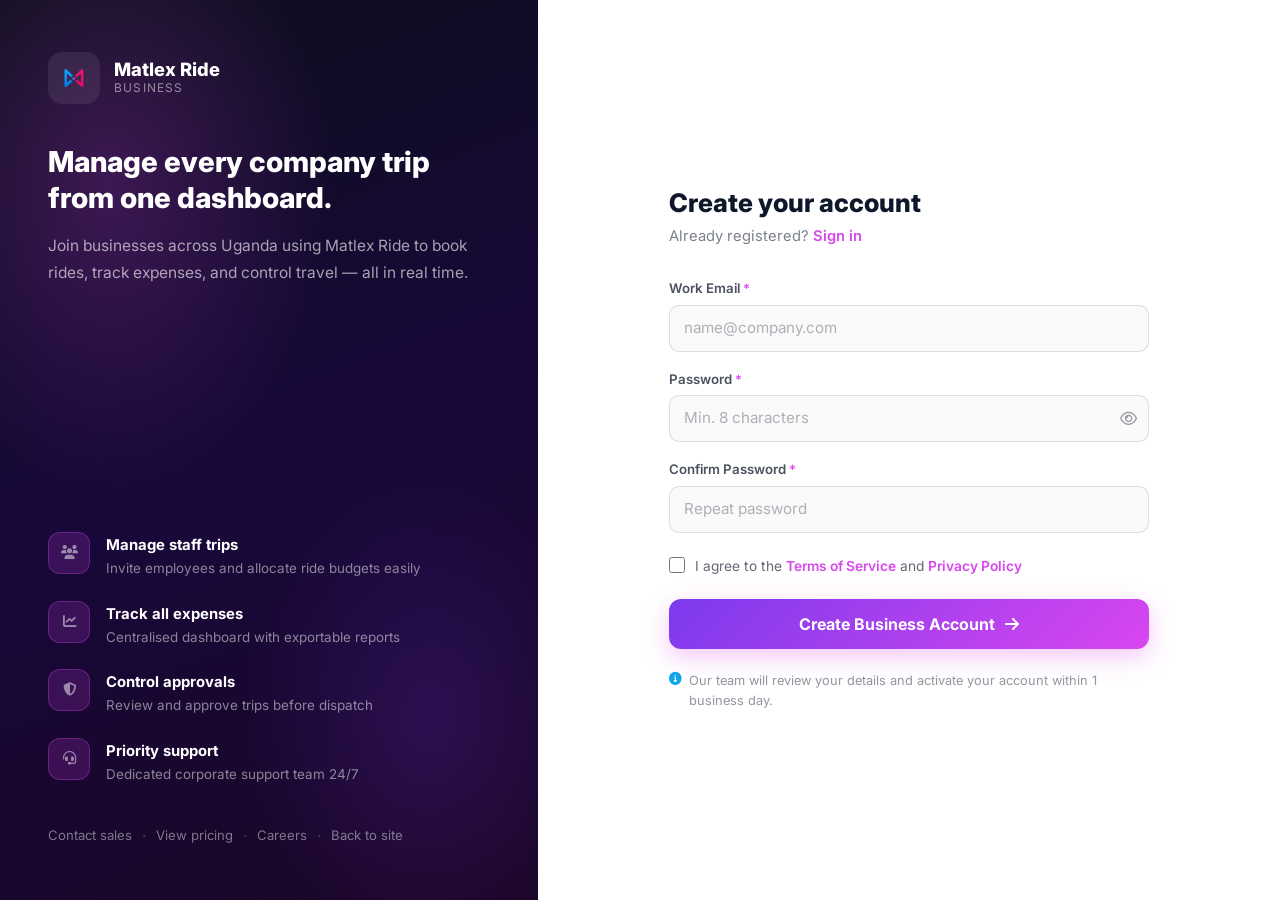
<file: pages/business.html>
<!DOCTYPE html>
<html lang="en">
<head>
  <meta charset="UTF-8" />
  <meta name="viewport" content="width=device-width, initial-scale=1.0" />
  <link rel="icon" href="../assets/images/Logo1.png" type="image/png">
  <title>Business Account — Matlex Ride</title>
  <meta name="description" content="Register a Matlex Ride corporate account to manage staff trips, control expenses, and streamline business travel across Uganda." />
  <link rel="stylesheet" href="https://cdn.jsdelivr.net/npm/bootstrap@5.3.3/dist/css/bootstrap.min.css" />
  <link rel="stylesheet" href="https://cdnjs.cloudflare.com/ajax/libs/font-awesome/6.5.2/css/all.min.css" />
  <link rel="preconnect" href="https://fonts.googleapis.com" />
  <link rel="preconnect" href="https://fonts.gstatic.com" crossorigin />
  <link href="https://fonts.googleapis.com/css2?family=Inter:wght@400;500;600;700;800&family=Poppins:wght@500;600;700;800&display=swap" rel="stylesheet" />
  <link rel="stylesheet" href="../assets/css/style.css" />
</head>
<body class="biz-signup-body">

<div class="biz-signup-wrap">

  <!-- ── Left Brand Panel ── -->
  <div class="biz-signup-left">
    <div class="biz-signup-left-inner">

      <a href="../index.html" class="biz-signup-brand">
        <img src="../assets/images/Logo1.png" alt="Matlex Ride">
        <div>
          <div class="biz-signup-brand-name">Matlex Ride</div>
          <div class="biz-signup-brand-sub">Business</div>
        </div>
      </a>

      <div class="biz-signup-pitch">
        <h2>Manage every company trip from one dashboard.</h2>
        <p>Join businesses across Uganda using Matlex Ride to book rides, track expenses, and control travel — all in real time.</p>
      </div>

      <ul class="biz-signup-perks">
        <li>
          <span class="biz-perk-icon"><i class="fa-solid fa-users"></i></span>
          <div>
            <strong>Manage staff trips</strong>
            <span>Invite employees and allocate ride budgets easily</span>
          </div>
        </li>
        <li>
          <span class="biz-perk-icon"><i class="fa-solid fa-chart-line"></i></span>
          <div>
            <strong>Track all expenses</strong>
            <span>Centralised dashboard with exportable reports</span>
          </div>
        </li>
        <li>
          <span class="biz-perk-icon"><i class="fa-solid fa-shield-halved"></i></span>
          <div>
            <strong>Control approvals</strong>
            <span>Review and approve trips before dispatch</span>
          </div>
        </li>
        <li>
          <span class="biz-perk-icon"><i class="fa-solid fa-headset"></i></span>
          <div>
            <strong>Priority support</strong>
            <span>Dedicated corporate support team 24/7</span>
          </div>
        </li>
      </ul>

      <div class="biz-signup-left-footer">
        <a href="contact.html">Contact sales</a>
        <span>·</span>
        <a href="pricing.html">View pricing</a>
        <span>·</span>
        <a href="careers.html">Careers</a>
        <span>·</span>
        <a href="../index.html">Back to site</a>
      </div>

    </div>
  </div>

  <!-- ── Right Form Panel ── -->
  <div class="biz-signup-right">
    <div class="biz-signup-right-inner">

      <div class="biz-signup-form-head">
        <h3>Create your account</h3>
        <p>Already registered? <a href="login.html">Sign in</a></p>
      </div>

      <form class="biz-signup-form" action="#" method="post" novalidate>

        <div class="biz-sf-field">
          <label for="admin-email">Work Email <span class="req">*</span></label>
          <input type="email" id="admin-email" name="admin_email" placeholder="name@company.com" required />
        </div>

        <div class="biz-sf-field">
          <label for="biz-password">Password <span class="req">*</span></label>
          <div class="biz-sf-password-wrap">
            <input type="password" id="biz-password" name="password" placeholder="Min. 8 characters" required minlength="8" />
            <button type="button" class="biz-sf-toggle-pw" tabindex="-1" aria-label="Toggle password">
              <i class="fa-regular fa-eye"></i>
            </button>
          </div>
        </div>

        <div class="biz-sf-field">
          <label for="biz-confirm">Confirm Password <span class="req">*</span></label>
          <input type="password" id="biz-confirm" name="password_confirm" placeholder="Repeat password" required minlength="8" />
        </div>

        <div class="biz-sf-terms">
          <label class="biz-sf-check">
            <input type="checkbox" required />
            <span>I agree to the <a href="#">Terms of Service</a> and <a href="#">Privacy Policy</a></span>
          </label>
        </div>

        <button type="submit" class="biz-sf-submit">
          Create Business Account <i class="fa-solid fa-arrow-right"></i>
        </button>

        <p class="biz-sf-note">
          <i class="fa-solid fa-circle-info"></i>
          Our team will review your details and activate your account within 1 business day.
        </p>

      </form>

    </div>
  </div>

</div>

<script src="https://cdn.jsdelivr.net/npm/bootstrap@5.3.3/dist/js/bootstrap.bundle.min.js"></script>
<script>
  // Toggle password visibility
  document.querySelector('.biz-sf-toggle-pw').addEventListener('click', function () {
    const inp = document.getElementById('biz-password');
    const icon = this.querySelector('i');
    if (inp.type === 'password') {
      inp.type = 'text';
      icon.className = 'fa-regular fa-eye-slash';
    } else {
      inp.type = 'password';
      icon.className = 'fa-regular fa-eye';
    }
  });

  document.querySelector('.biz-signup-form').addEventListener('submit', async function (e) {
    e.preventDefault();
    const submitBtn = document.querySelector('.biz-sf-submit');
    const email = document.getElementById('admin-email').value.trim();
    const password = document.getElementById('biz-password').value;
    const confirm = document.getElementById('biz-confirm').value;

    if (password !== confirm) {
      alert('Passwords do not match.');
      return;
    }

    const domain = email.split('@')[1] || 'business.com';
    const companyName = domain.split('.')[0].replace(/^\w/, c => c.toUpperCase()) + ' Ltd';

    submitBtn.disabled = true;
    submitBtn.innerHTML = 'Creating account… <i class="fa-solid fa-spinner fa-spin"></i>';

    try {
      const res = await fetch('../business/api/auth/register.php', {
        method: 'POST',
        headers: { 'Content-Type': 'application/json' },
        body: JSON.stringify({ company_name: companyName, email, password }),
      });
      const body = await res.json();
      if (!body.success) {
        alert(body.message || 'Could not create your account.');
        submitBtn.disabled = false;
        submitBtn.innerHTML = 'Create Business Account <i class="fa-solid fa-arrow-right"></i>';
        return;
      }
      localStorage.setItem('mlxBusinessToken', body.data.token);
      window.location.href = '../business/index.html';
    } catch (err) {
      alert('Network error — please try again.');
      submitBtn.disabled = false;
      submitBtn.innerHTML = 'Create Business Account <i class="fa-solid fa-arrow-right"></i>';
    }
  });
</script>
</body>
</html>
</file>
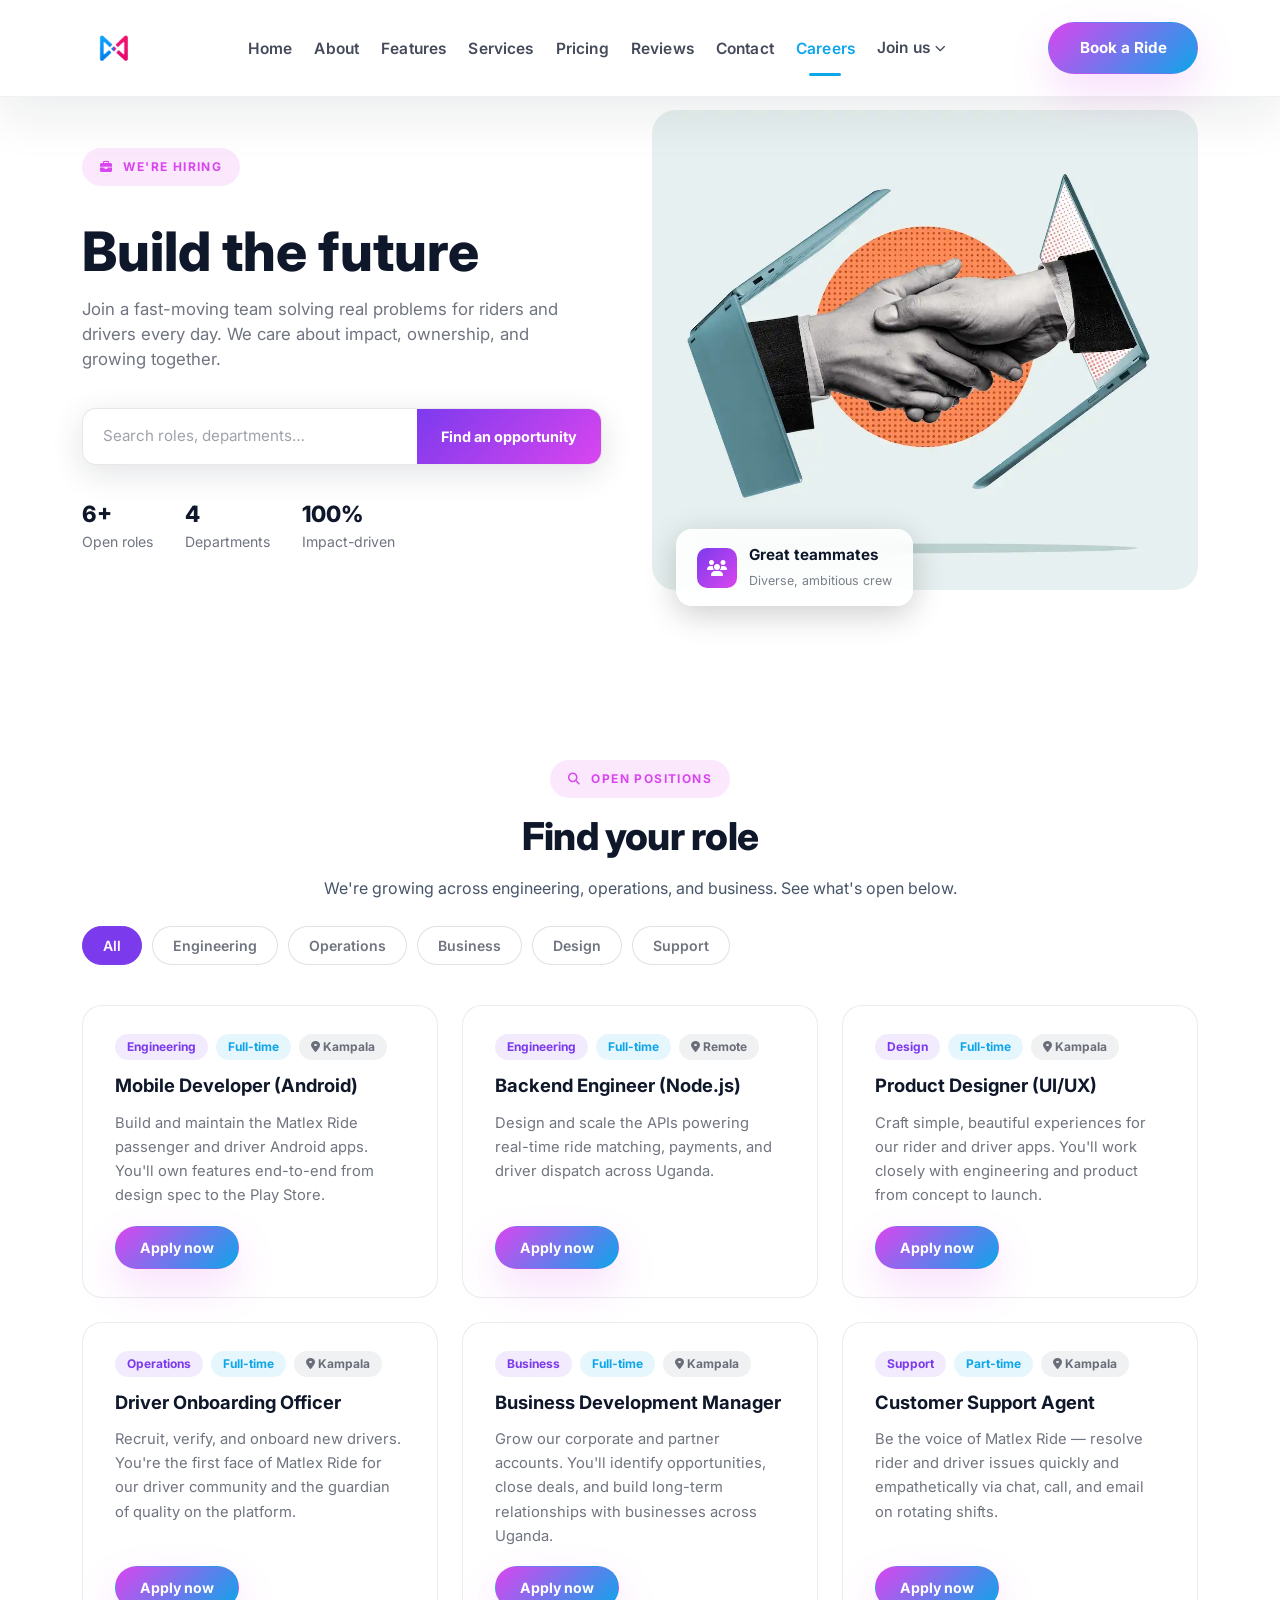
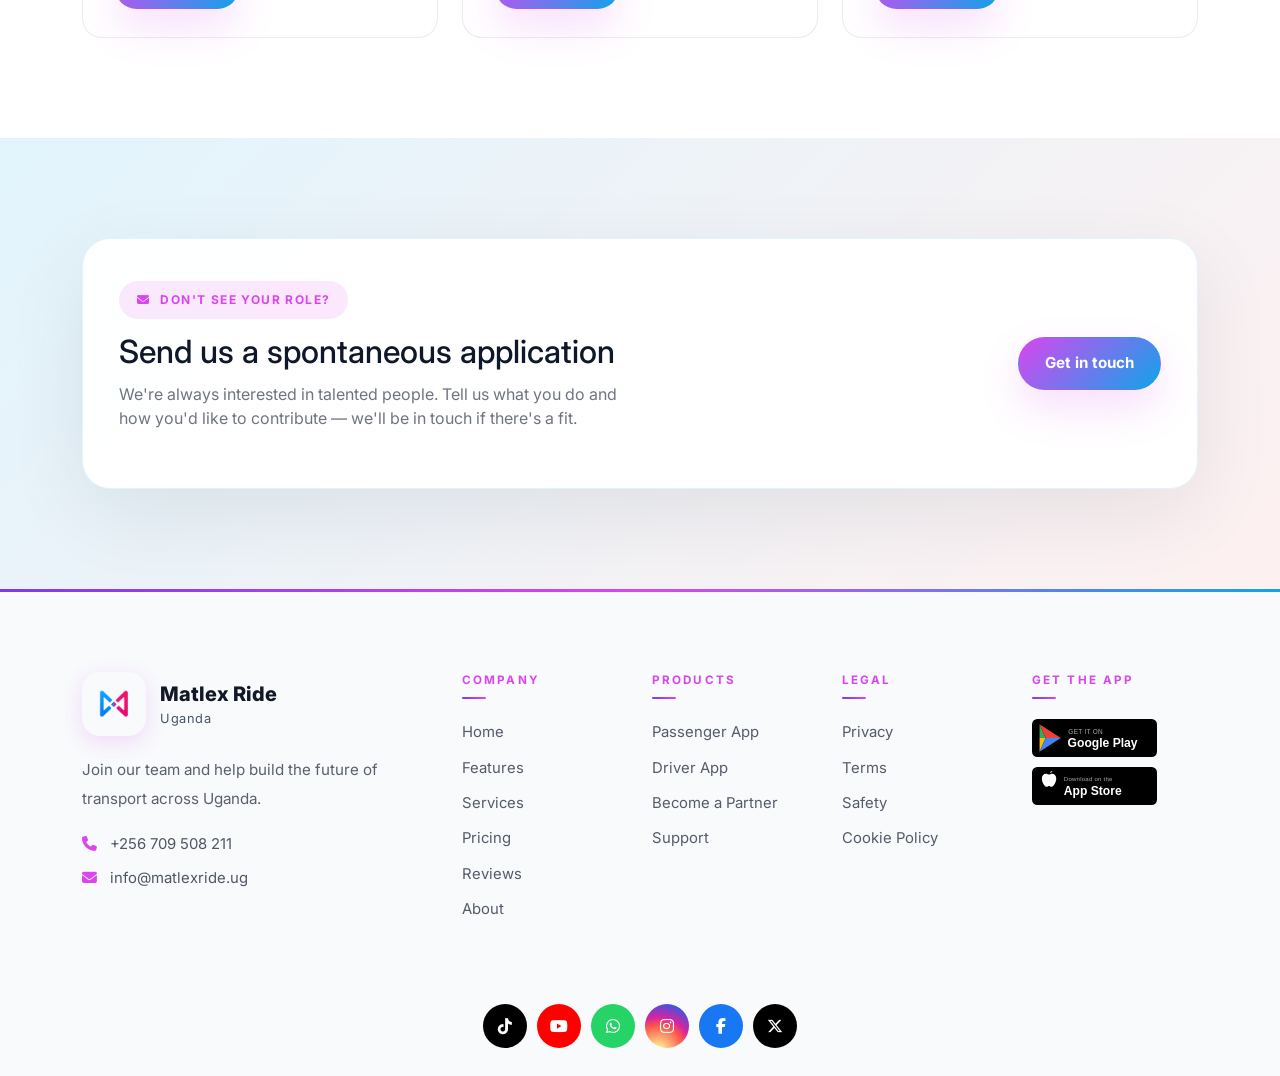
<file: pages/careers.html>
<!DOCTYPE html>
<html lang="en">
<head>
  <meta charset="UTF-8" />
  <meta name="viewport" content="width=device-width, initial-scale=1.0" />
  <link rel="icon" href="../assets/images/Logo1.png" type="image/png">
  <title>Careers — Matlex Ride</title>
  <meta name="description" content="Join the Matlex Ride team. Explore open positions and help us build the future of transport in Uganda." />
  <link rel="stylesheet" href="https://cdn.jsdelivr.net/npm/bootstrap@5.3.3/dist/css/bootstrap.min.css" />
  <link rel="stylesheet" href="https://cdnjs.cloudflare.com/ajax/libs/font-awesome/6.5.2/css/all.min.css" />
  <link rel="preconnect" href="https://fonts.googleapis.com" />
  <link rel="preconnect" href="https://fonts.gstatic.com" crossorigin />
  <link href="https://fonts.googleapis.com/css2?family=Inter:wght@400;500;600;700;800&family=Poppins:wght@500;600;700;800&display=swap" rel="stylesheet" />
  <link rel="stylesheet" href="../assets/css/style.css" />
  <style>
    /* ── Careers landing hero ── */
    .careers-landing {
      padding: 110px 0 70px;
      background: #fff;
      overflow: hidden;
      position: relative;
    }
    .careers-landing-copy { position: relative; z-index: 1; }
    .careers-landing-copy h1 {
      font-size: clamp(2rem, 4.5vw, 3.4rem);
      font-weight: 800;
      color: #0f172a;
      line-height: 1.15;
      margin: 16px 0 14px;
    }
    .careers-landing-copy h1 span { color: #7C3AED; }
    .careers-landing-copy > p { font-size: 1.05rem; color: rgba(15,23,42,.6); max-width: 480px; margin-bottom: 36px; }
    .careers-search {
      display: flex;
      gap: 0;
      background: #fff;
      border-radius: 14px;
      overflow: hidden;
      box-shadow: 0 8px 32px rgba(15,23,42,.12);
      border: 1.5px solid rgba(15,23,42,.1);
      max-width: 520px;
    }
    .careers-search input {
      flex: 1;
      border: none;
      outline: none;
      padding: 16px 20px;
      font-size: .95rem;
      color: #0f172a;
      font-family: inherit;
      background: transparent;
    }
    .careers-search input::placeholder { color: rgba(15,23,42,.4); }
    .careers-search button {
      border: none;
      background: linear-gradient(135deg, #7C3AED, #D946EF);
      color: #fff;
      padding: 14px 24px;
      font-size: .9rem;
      font-weight: 700;
      cursor: pointer;
      white-space: nowrap;
      font-family: inherit;
      transition: opacity .2s;
    }
    .careers-search button:hover { opacity: .9; }
    .careers-landing-stats { display: flex; gap: 32px; margin-top: 32px; flex-wrap: wrap; }
    .careers-landing-stats div { color: rgba(15,23,42,.6); font-size: .88rem; }
    .careers-landing-stats strong { display: block; font-size: 1.4rem; font-weight: 800; color: #0f172a; }

    .careers-landing-img-wrap {
      position: relative;
      z-index: 1;
      height: 100%;
    }
    .careers-landing-img {
      width: 100%;
      height: 100%;
      min-height: 480px;
      border-radius: 24px;
      object-fit: cover;
      object-position: center;
      display: block;
    }
    .careers-landing-badge {
      position: absolute;
      bottom: -16px;
      left: 24px;
      background: rgba(255,255,255,.85);
      backdrop-filter: blur(16px);
      -webkit-backdrop-filter: blur(16px);
      border: 1px solid rgba(255,255,255,.3);
      border-radius: 16px;
      padding: 14px 20px;
      display: flex;
      align-items: center;
      gap: 12px;
      box-shadow: 0 8px 32px rgba(0,0,0,.2);
      white-space: nowrap;
    }
    .careers-landing-badge .badge-icon {
      width: 40px; height: 40px;
      background: linear-gradient(135deg, #7C3AED, #D946EF);
      border-radius: 10px;
      display: grid; place-items: center;
      color: #fff; font-size: 1rem;
    }
    .careers-landing-badge strong { display: block; font-size: .95rem; font-weight: 700; color: #0f172a; }
    .careers-landing-badge span { font-size: .78rem; color: rgba(15,23,42,.55); }

    @media (max-width: 768px) {
      .careers-landing { padding: 100px 0 50px; }
      .careers-landing-img-wrap { margin-top: 40px; }
      .careers-landing-badge { left: 50%; transform: translateX(-50%); }
    }

    @media (max-width: 480px) {
      .careers-search { flex-direction: column; border-radius: 14px; }
      .careers-search input { padding: 14px 16px; }
      .careers-search button { width: 100%; padding: 14px; white-space: normal; }
      .careers-landing-stats { gap: 18px; }
      .careers-landing-badge { padding: 10px 14px; gap: 10px; }
      .careers-landing-badge .badge-icon { width: 34px; height: 34px; font-size: .9rem; }
      .perks-grid { grid-template-columns: 1fr; }
    }

    .dept-filter { display: flex; flex-wrap: wrap; gap: 10px; margin-bottom: 40px; }
    .dept-btn { padding: 8px 20px; border-radius: 999px; border: 1.5px solid rgba(15,23,42,.12); background: #fff; font-size: .88rem; font-weight: 600; color: rgba(15,23,42,.6); cursor: pointer; transition: all .2s; }
    .dept-btn:hover, .dept-btn.active { background: #7C3AED; color: #fff; border-color: #7C3AED; }

    .job-card { background: #fff; border: 1.5px solid rgba(15,23,42,.08); border-radius: 20px; padding: 28px 32px; transition: box-shadow .25s, transform .25s; display: flex; flex-direction: column; gap: 14px; height: 100%; }
    .job-card:hover { box-shadow: 0 16px 48px rgba(15,23,42,.1); transform: translateY(-4px); }
    .job-meta { display: flex; flex-wrap: wrap; gap: 8px; }
    .job-tag { font-size: .75rem; font-weight: 700; padding: 4px 12px; border-radius: 999px; }
    .tag-dept { background: rgba(124,58,237,.1); color: #7C3AED; }
    .tag-type { background: rgba(14,165,233,.1); color: #0EA5E9; }
    .tag-location { background: rgba(15,23,42,.06); color: rgba(15,23,42,.6); }
    .job-card h3 { font-size: 1.15rem; font-weight: 700; color: var(--text); margin: 0; }
    .job-card p { font-size: .92rem; color: rgba(15,23,42,.6); margin: 0; line-height: 1.65; flex: 1; }
    .job-card .btn-brand { align-self: flex-start; padding: 10px 24px; font-size: .88rem; margin-top: 4px; }

    .no-openings { text-align: center; padding: 60px 20px; color: rgba(15,23,42,.45); }
    .no-openings i { font-size: 3rem; display: block; margin-bottom: 16px; }

    .perks-grid { display: grid; grid-template-columns: repeat(auto-fill, minmax(220px, 1fr)); gap: 24px; }
    .perk-card { background: #fff; border: 1.5px solid rgba(15,23,42,.08); border-radius: 20px; padding: 28px 24px; text-align: center; }
    .perk-icon { width: 54px; height: 54px; border-radius: 14px; display: grid; place-items: center; font-size: 1.3rem; margin: 0 auto 14px; }
    .perk-icon-purple { background: rgba(124,58,237,.12); color: #7C3AED; }
    .perk-icon-blue { background: rgba(14,165,233,.12); color: #0EA5E9; }
    .perk-icon-green { background: rgba(16,185,129,.12); color: #10B981; }
    .perk-icon-pink { background: rgba(217,70,239,.12); color: #D946EF; }
    .perk-card h4 { font-size: 1rem; font-weight: 700; color: var(--text); margin-bottom: 6px; }
    .perk-card p { font-size: .88rem; color: rgba(15,23,42,.55); margin: 0; }

    @media (max-width: 600px) {
      .job-card { padding: 22px 20px; }
    }
  </style>
</head>
<body>

  
<nav class="navbar-main" id="navbar">
  <div class="container-xl">
    <div class="navbar-inner">
      <a href="../index.html" class="nav-logo">
        <img src="../assets/images/Logo1.png" alt="Matlex Ride logo" class="nav-logo-img">
      </a>

      <ul class="nav-links">
        <li><a href="../index.html">Home</a></li>
        <li><a href="about.html">About</a></li>
        <li><a href="features.html">Features</a></li>
        <li><a href="services.html">Services</a></li>
        <li><a href="pricing.html">Pricing</a></li>
        <li><a href="reviews.html">Reviews</a></li>
        <li><a href="contact.html">Contact</a></li>
        <li><a href="careers.html" class="active" aria-current="page">Careers</a></li>
        <li class="nav-dropdown">
          <a href="#" class="nav-drop-toggle">Join us <i class="fa-solid fa-chevron-down nav-drop-icon"></i></a>
          <ul class="nav-drop-menu">
            <li><a href="../client/index.html"><i class="fa-solid fa-user"></i> Passenger App</a></li>
            <li><a href="../driver/index.html"><i class="fa-solid fa-car"></i> Driver App</a></li>
            <li><a href="login.html"><i class="fa-solid fa-building"></i> Business Account</a></li>
          </ul>
        </li>
      </ul>

      <div class="nav-cta">
        <a href="../client/index.html" class="btn-brand">Book a Ride</a>
      </div>

      <button class="hamburger" id="hamburger" aria-label="Toggle menu">
        <span></span><span></span><span></span>
      </button>
    </div>
  </div>
</nav>

<div class="mobile-nav" id="mobileNav">
  <a href="../index.html">Home</a>
  <a href="about.html">About</a>
  <a href="features.html">Features</a>
  <a href="services.html">Services</a>
  <a href="pricing.html">Pricing</a>
  <a href="reviews.html">Reviews</a>
  <a href="contact.html">Contact</a>
  <div class="mobile-nav-join-label">Join us</div>
  <div class="mobile-nav-ctas">
    <a href="../client/index.html">Passenger App</a>
    <a href="../driver/index.html">Driver App</a>
    <a href="login.html">Business Account</a>
  </div>
</div>

<!-- Landing hero -->
<section class="careers-landing">
  <div class="container-xl">
    <div class="row align-items-center gy-5">

      <div class="col-lg-6 careers-landing-copy reveal">
        <span class="section-tag"><i class="fa-solid fa-briefcase"></i> We're hiring</span>
        <h1>Build the future</h1>
        <p>Join a fast-moving team solving real problems for riders and drivers every day. We care about impact, ownership, and growing together.</p>

        <div class="careers-search">
          <input type="text" placeholder="Search roles, departments…" id="jobSearch" aria-label="Search open positions" />
          <button type="button" onclick="document.getElementById('openings').scrollIntoView({behavior:'smooth'})">
            Find an opportunity
          </button>
        </div>

        <div class="careers-landing-stats">
          <div><strong>6+</strong> Open roles</div>
          <div><strong>4</strong> Departments</div>
          <div><strong>100%</strong> Impact-driven</div>
        </div>
      </div>

      <div class="col-lg-6 reveal reveal-delay-2">
        <div class="careers-landing-img-wrap">
          <img src="../assets/images/hire.webp" alt="Matlex Ride team" class="careers-landing-img">
          <div class="careers-landing-badge">
            <div class="badge-icon"><i class="fa-solid fa-users"></i></div>
            <div>
              <strong>Great teammates</strong>
              <span>Diverse, ambitious crew</span>
            </div>
          </div>
        </div>
      </div>

    </div>
  </div>
</section>


<!-- Open positions -->
<section class="section-py" id="openings">
  <div class="container-xl">
    <div class="section-head text-center mb-4 reveal">
      <span class="section-tag"><i class="fa-solid fa-magnifying-glass"></i> Open positions</span>
      <h2>Find your role</h2>
      <p>We're growing across engineering, operations, and business. See what's open below.</p>
    </div>

    <!-- Department filter -->
    <div class="dept-filter reveal">
      <button class="dept-btn active" data-dept="all">All</button>
      <button class="dept-btn" data-dept="engineering">Engineering</button>
      <button class="dept-btn" data-dept="operations">Operations</button>
      <button class="dept-btn" data-dept="business">Business</button>
      <button class="dept-btn" data-dept="design">Design</button>
      <button class="dept-btn" data-dept="support">Support</button>
    </div>

    <!-- Job listings -->
    <div class="row g-4" id="jobListings">

      <div class="col-md-6 col-lg-4 reveal job-item" data-dept="engineering">
        <div class="job-card">
          <div class="job-meta">
            <span class="job-tag tag-dept">Engineering</span>
            <span class="job-tag tag-type">Full-time</span>
            <span class="job-tag tag-location"><i class="fa-solid fa-location-dot"></i> Kampala</span>
          </div>
          <h3>Mobile Developer (Android)</h3>
          <p>Build and maintain the Matlex Ride passenger and driver Android apps. You'll own features end-to-end from design spec to the Play Store.</p>
          <a href="contact.html" class="btn-brand">Apply now</a>
        </div>
      </div>

      <div class="col-md-6 col-lg-4 reveal reveal-delay-1 job-item" data-dept="engineering">
        <div class="job-card">
          <div class="job-meta">
            <span class="job-tag tag-dept">Engineering</span>
            <span class="job-tag tag-type">Full-time</span>
            <span class="job-tag tag-location"><i class="fa-solid fa-location-dot"></i> Remote</span>
          </div>
          <h3>Backend Engineer (Node.js)</h3>
          <p>Design and scale the APIs powering real-time ride matching, payments, and driver dispatch across Uganda.</p>
          <a href="contact.html" class="btn-brand">Apply now</a>
        </div>
      </div>

      <div class="col-md-6 col-lg-4 reveal reveal-delay-2 job-item" data-dept="design">
        <div class="job-card">
          <div class="job-meta">
            <span class="job-tag tag-dept">Design</span>
            <span class="job-tag tag-type">Full-time</span>
            <span class="job-tag tag-location"><i class="fa-solid fa-location-dot"></i> Kampala</span>
          </div>
          <h3>Product Designer (UI/UX)</h3>
          <p>Craft simple, beautiful experiences for our rider and driver apps. You'll work closely with engineering and product from concept to launch.</p>
          <a href="contact.html" class="btn-brand">Apply now</a>
        </div>
      </div>

      <div class="col-md-6 col-lg-4 reveal job-item" data-dept="operations">
        <div class="job-card">
          <div class="job-meta">
            <span class="job-tag tag-dept">Operations</span>
            <span class="job-tag tag-type">Full-time</span>
            <span class="job-tag tag-location"><i class="fa-solid fa-location-dot"></i> Kampala</span>
          </div>
          <h3>Driver Onboarding Officer</h3>
          <p>Recruit, verify, and onboard new drivers. You're the first face of Matlex Ride for our driver community and the guardian of quality on the platform.</p>
          <a href="contact.html" class="btn-brand">Apply now</a>
        </div>
      </div>

      <div class="col-md-6 col-lg-4 reveal reveal-delay-1 job-item" data-dept="business">
        <div class="job-card">
          <div class="job-meta">
            <span class="job-tag tag-dept">Business</span>
            <span class="job-tag tag-type">Full-time</span>
            <span class="job-tag tag-location"><i class="fa-solid fa-location-dot"></i> Kampala</span>
          </div>
          <h3>Business Development Manager</h3>
          <p>Grow our corporate and partner accounts. You'll identify opportunities, close deals, and build long-term relationships with businesses across Uganda.</p>
          <a href="contact.html" class="btn-brand">Apply now</a>
        </div>
      </div>

      <div class="col-md-6 col-lg-4 reveal reveal-delay-2 job-item" data-dept="support">
        <div class="job-card">
          <div class="job-meta">
            <span class="job-tag tag-dept">Support</span>
            <span class="job-tag tag-type">Part-time</span>
            <span class="job-tag tag-location"><i class="fa-solid fa-location-dot"></i> Kampala</span>
          </div>
          <h3>Customer Support Agent</h3>
          <p>Be the voice of Matlex Ride — resolve rider and driver issues quickly and empathetically via chat, call, and email on rotating shifts.</p>
          <a href="contact.html" class="btn-brand">Apply now</a>
        </div>
      </div>

    </div>
    <!-- End job listings -->

  </div>
</section>

<!-- Spontaneous application CTA -->
<section class="section-py cta-section" aria-label="Spontaneous application">
  <div class="container-xl">
    <div class="cta-panel reveal">
      <div>
        <span class="section-tag cta-tag"><i class="fa-solid fa-envelope"></i> Don't see your role?</span>
        <h2>Send us a spontaneous application</h2>
        <p style="color:rgba(15,23,42,.6);margin-top:10px;max-width:520px;">We're always interested in talented people. Tell us what you do and how you'd like to contribute — we'll be in touch if there's a fit.</p>
      </div>
      <div class="cta-actions">
        <a href="contact.html" class="btn-brand">Get in touch</a>
      </div>
    </div>
  </div>
</section>

<footer class="footer">
  <div class="container-xl">
    <div class="row gy-5">
      <div class="col-lg-4">
        <div class="footer-brand">
          <img src="../assets/images/Logo1.png" alt="Matlex Ride logo" class="footer-logo-img">
          <div>
            <div class="footer-logo-name">Matlex Ride</div>
            <div class="footer-logo-sub">Uganda</div>
          </div>
        </div>
        <p class="footer-desc">Join our team and help build the future of transport across Uganda.</p>
        <div class="footer-contact">
          <a href="tel:+256709508211"><i class="fa-solid fa-phone"></i> +256 709 508 211</a>
          <a href="mailto:hello@matlexride.ug"><i class="fa-solid fa-envelope"></i> info@matlexride.ug</a>
        </div>
      </div>

      <div class="col-12 col-sm-6 col-lg-2">
        <div class="footer-heading">Company</div>
        <ul class="footer-links">
          <li><a href="../index.html">Home</a></li>
          <li><a href="features.html">Features</a></li>
          <li><a href="services.html">Services</a></li>
          <li><a href="pricing.html">Pricing</a></li>
          <li><a href="reviews.html">Reviews</a></li>
          <li><a href="about.html">About</a></li>
        </ul>
      </div>

      <div class="col-12 col-sm-6 col-lg-2">
        <div class="footer-heading">Products</div>
        <ul class="footer-links">
          <li><a href="../client/index.html">Passenger App</a></li>
          <li><a href="../driver/index.html">Driver App</a></li>
          <li><a href="contact.html">Become a Partner</a></li>
          <li><a href="contact.html">Support</a></li>
        </ul>
      </div>

      <div class="col-12 col-sm-6 col-lg-2">
        <div class="footer-heading">Legal</div>
        <ul class="footer-links">
          <li><a href="#">Privacy</a></li>
          <li><a href="#">Terms</a></li>
          <li><a href="#">Safety</a></li>
          <li><a href="#">Cookie Policy</a></li>
        </ul>
      </div>

      <div class="col-12 col-sm-6 col-lg-2">
        <div class="footer-heading">Get the app</div>
        <div class="footer-badges">
          <a href="#" class="store-badge-link"><img src="../assets/images/google-play-badge.svg" alt="Google Play" class="store-badge"></a>
          <a href="#" class="store-badge-link"><img src="../assets/images/app-store-badge.svg" alt="App Store" class="store-badge"></a>
        </div>
      </div>

    </div>

    <div class="footer-bottom">
      <div class="footer-social">
        <a href="#" class="social-icon si-tiktok"><i class="fa-brands fa-tiktok"></i></a>
        <a href="#" class="social-icon si-youtube"><i class="fa-brands fa-youtube"></i></a>
        <a href="#" class="social-icon si-whatsapp"><i class="fa-brands fa-whatsapp"></i></a>
        <a href="#" class="social-icon si-instagram"><i class="fa-brands fa-instagram"></i></a>
        <a href="#" class="social-icon si-facebook"><i class="fa-brands fa-facebook-f"></i></a>
        <a href="#" class="social-icon si-x"><i class="fa-brands fa-x-twitter"></i></a>
      </div>
    </div>
  </div>
</footer>

<div class="back-to-top" title="Back to top"><i class="fa-solid fa-chevron-up"></i></div>

<script src="https://cdn.jsdelivr.net/npm/bootstrap@5.3.3/dist/js/bootstrap.bundle.min.js"></script>
<script src="../assets/js/main.js"></script>
<script>
  // Department filter
  document.querySelectorAll('.dept-btn').forEach(btn => {
    btn.addEventListener('click', () => {
      document.querySelectorAll('.dept-btn').forEach(b => b.classList.remove('active'));
      btn.classList.add('active');
      const dept = btn.dataset.dept;
      document.querySelectorAll('.job-item').forEach(item => {
        item.style.display = (dept === 'all' || item.dataset.dept === dept) ? '' : 'none';
      });
    });
  });
</script>
</body>
</html>
</file>
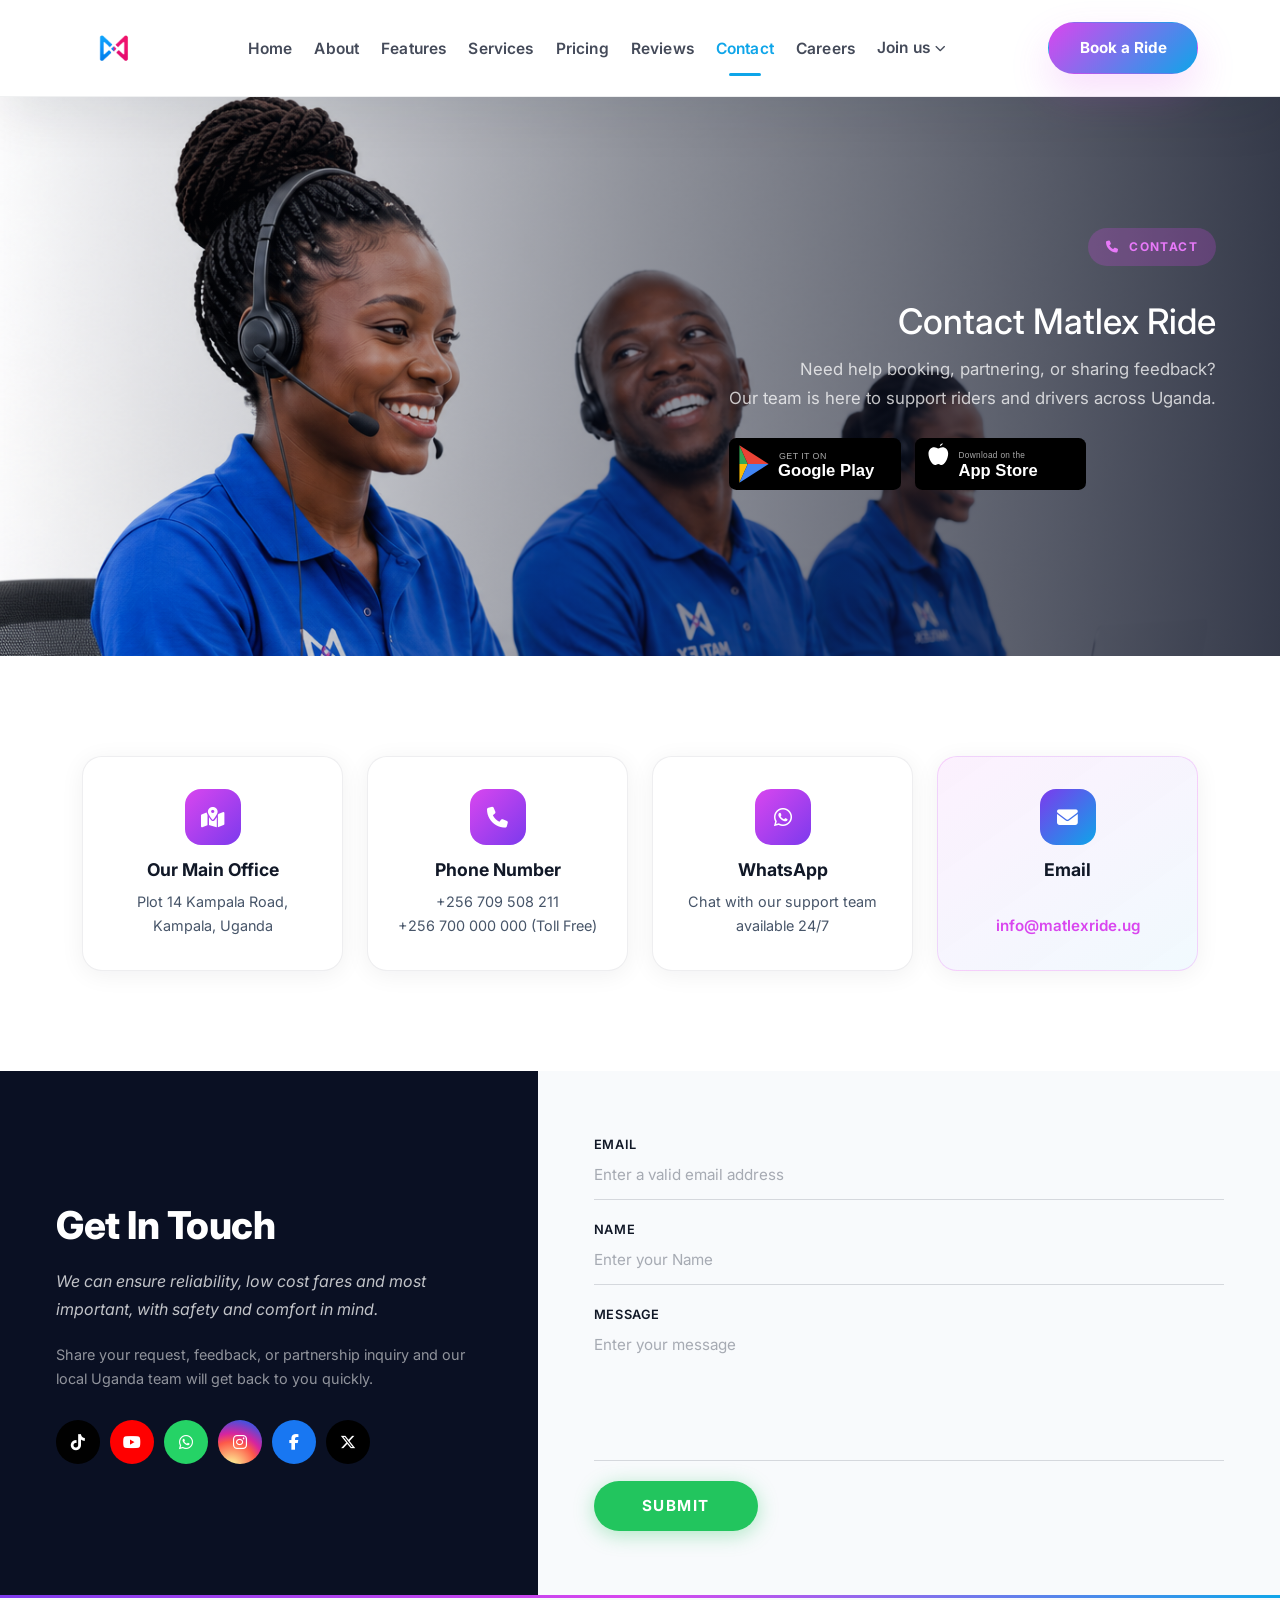
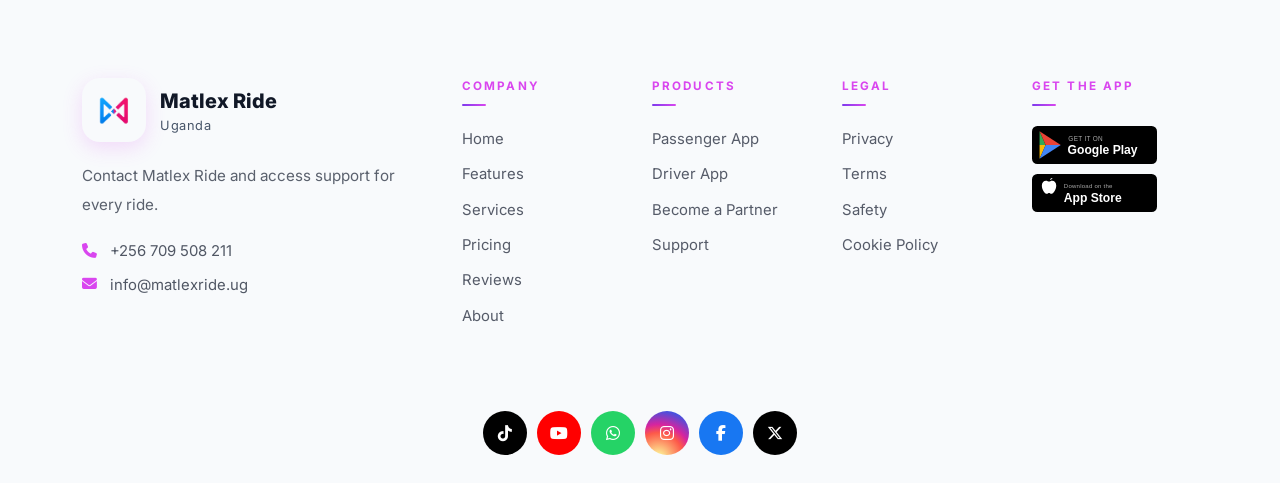
<file: pages/contact.html>
﻿<!DOCTYPE html>
<html lang="en">
<head>
  <meta charset="UTF-8" />
  <meta name="viewport" content="width=device-width, initial-scale=1.0" />
  <link rel="icon" href="../assets/images/Logo1.png" type="image/png">
  <title>Contact Us — Matlex Ride</title>
  <meta name="description" content="Contact Matlex Ride for support, partnership inquiries, and feedback on our ride services across Uganda." />
  <link rel="stylesheet" href="https://cdn.jsdelivr.net/npm/bootstrap@5.3.3/dist/css/bootstrap.min.css" />
  <link rel="stylesheet" href="https://cdnjs.cloudflare.com/ajax/libs/font-awesome/6.5.2/css/all.min.css" />
  <link rel="preconnect" href="https://fonts.googleapis.com" />
  <link rel="preconnect" href="https://fonts.gstatic.com" crossorigin />
  <link href="https://fonts.googleapis.com/css2?family=Inter:wght@400;500;600;700;800&family=Poppins:wght@500;600;700;800&display=swap" rel="stylesheet" />
  <link rel="stylesheet" href="../assets/css/style.css" />
</head>
<body>

<nav class="navbar-main" id="navbar">
  <div class="container-xl">
    <div class="navbar-inner">
      <a href="../index.html" class="nav-logo">
        <img src="../assets/images/Logo1.png" alt="Matlex Ride logo" class="nav-logo-img">
      </a>

      <ul class="nav-links">
        <li><a href="../index.html">Home</a></li>
        <li><a href="about.html">About</a></li>
        <li><a href="features.html">Features</a></li>
        <li><a href="services.html">Services</a></li>
        <li><a href="pricing.html">Pricing</a></li>
        <li><a href="reviews.html">Reviews</a></li>
        <li><a href="contact.html" class="active" aria-current="page">Contact</a></li>
        <li><a href="careers.html">Careers</a></li>
        <li class="nav-dropdown">
          <a href="#" class="nav-drop-toggle">Join us <i class="fa-solid fa-chevron-down nav-drop-icon"></i></a>
          <ul class="nav-drop-menu">
            <li><a href="../client/index.html"><i class="fa-solid fa-user"></i> Passenger App</a></li>
            <li><a href="../driver/index.html"><i class="fa-solid fa-car"></i> Driver App</a></li>
            <li><a href="login.html"><i class="fa-solid fa-building"></i> Business Account</a></li>
          </ul>
        </li>
      </ul>

      <div class="nav-cta">
        <a href="../client/index.html" class="btn-brand">Book a Ride</a>
      </div>

      <button class="hamburger" id="hamburger" aria-label="Toggle menu">
        <span></span><span></span><span></span>
      </button>
    </div>
  </div>
</nav>

<div class="mobile-nav" id="mobileNav">
  <a href="../index.html">Home</a>
  <a href="about.html">About</a>
  <a href="features.html">Features</a>
  <a href="services.html">Services</a>
  <a href="pricing.html">Pricing</a>
  <a href="reviews.html">Reviews</a>
  <a href="contact.html">Contact</a>
  <a href="careers.html">Careers</a>
  <div class="mobile-nav-join-label">Join us</div>
  <div class="mobile-nav-ctas">
    <a href="../client/index.html">Passenger App</a>
    <a href="../driver/index.html">Driver App</a>
    <a href="login.html">Business Account</a>
  </div>
</div>

<section class="riden-showcase riden-showcase-page-hero riden-showcase-compact" id="home">
  <img src="../assets/images/callc.png" alt="Contact Matlex Ride" class="riden-img">
  <div class="riden-overlay">
    <div class="riden-content reveal">
      <span class="section-tag riden-tag"><i class="fa-solid fa-phone"></i> Contact</span>
      <h2 class="riden-heading">Contact Matlex Ride</h2>
      <p class="riden-text">Need help booking, partnering, or sharing feedback? <br>Our team is here to support riders and drivers across Uganda.</p>
      <div class="hero-actions mt-4">
        <a href="#" class="store-badge-link">
          <img src="../assets/images/google-play-badge.svg" alt="Get it on Google Play" class="store-badge">
        </a>
        <a href="#" class="store-badge-link">
          <img src="../assets/images/app-store-badge.svg" alt="Download on the App Store" class="store-badge">
        </a>
      </div>
    </div>
  </div>
</section>

<section class="section-py" aria-label="Contact details">
  <div class="container-xl">
    <div class="row g-4">
      <div class="col-sm-6 col-lg-3 reveal">
        <div class="contact-info-card">
          <div class="contact-info-icon"><i class="fa-solid fa-map-location-dot"></i></div>
          <h3>Our Main Office</h3>
          <p>Plot 14 Kampala Road,<br>Kampala, Uganda</p>
        </div>
      </div>
      <div class="col-sm-6 col-lg-3 reveal reveal-delay-1">
        <div class="contact-info-card">
          <div class="contact-info-icon"><i class="fa-solid fa-phone"></i></div>
          <h3>Phone Number</h3>
          <p>+256 709 508 211<br>+256 700 000 000 (Toll Free)</p>
        </div>
      </div>
      <div class="col-sm-6 col-lg-3 reveal reveal-delay-2">
        <div class="contact-info-card">
          <div class="contact-info-icon"><i class="fa-brands fa-whatsapp"></i></div>
          <h3>WhatsApp</h3>
          <p>Chat with our support team<br>available 24/7</p>
        </div>
      </div>
      <div class="col-sm-6 col-lg-3 reveal reveal-delay-3">
        <div class="contact-info-card contact-info-card--accent">
          <div class="contact-info-icon"><i class="fa-solid fa-envelope"></i></div>
          <h3>Email</h3>
          <a href="mailto:info@matlexride.ug">info@matlexride.ug</a>
        </div>
      </div>
    </div>
  </div>
</section>

<section class="contact-touch-section" aria-label="Send a message">
  <div class="contact-touch-left reveal">
    <h2 class="contact-touch-heading">Get In Touch</h2>
    <p class="contact-touch-tagline"><em>We can ensure reliability, low cost fares and most important, with safety and comfort in mind.</em></p>
    <p class="contact-touch-desc">Share your request, feedback, or partnership inquiry and our local Uganda team will get back to you quickly.</p>
    <div class="contact-touch-socials">
      <a href="#" class="social-icon si-tiktok"><i class="fa-brands fa-tiktok"></i></a>
      <a href="#" class="social-icon si-youtube"><i class="fa-brands fa-youtube"></i></a>
      <a href="#" class="social-icon si-whatsapp"><i class="fa-brands fa-whatsapp"></i></a>
      <a href="#" class="social-icon si-instagram"><i class="fa-brands fa-instagram"></i></a>
      <a href="#" class="social-icon si-facebook"><i class="fa-brands fa-facebook-f"></i></a>
      <a href="#" class="social-icon si-x"><i class="fa-brands fa-x-twitter"></i></a>
    </div>
  </div>
  <div class="contact-touch-right reveal reveal-delay-1">
    <form class="contact-touch-form" action="#" method="post" aria-label="Contact Matlex Ride">
      <div class="contact-touch-field">
        <label for="ct-email">Email</label>
        <input type="email" id="ct-email" name="email" placeholder="Enter a valid email address" required />
      </div>
      <div class="contact-touch-field">
        <label for="ct-name">Name</label>
        <input type="text" id="ct-name" name="name" placeholder="Enter your Name" required />
      </div>
      <div class="contact-touch-field">
        <label for="ct-message">Message</label>
        <textarea id="ct-message" name="message" rows="5" placeholder="Enter your message"></textarea>
      </div>
      <button type="submit" class="contact-touch-btn">SUBMIT</button>
    </form>
  </div>
</section>

<footer class="footer" id="contact">
  <div class="container-xl">
    <div class="row gy-5">
      <div class="col-lg-4">
        <div class="footer-brand">
          <img src="../assets/images/Logo1.png" alt="Matlex Ride logo" class="footer-logo-img">
          <div>
            <div class="footer-logo-name">Matlex Ride</div>
            <div class="footer-logo-sub">Uganda</div>
          </div>
        </div>
        <p class="footer-desc">Contact Matlex Ride and access support for every ride.</p>
        <div class="footer-contact">
          <a href="tel:+256709508211"><i class="fa-solid fa-phone"></i> +256 709 508 211</a>
          <a href="mailto:hello@matlexride.ug"><i class="fa-solid fa-envelope"></i> info@matlexride.ug</a>
        </div>
      </div>

      <div class="col-12 col-sm-6 col-lg-2">
        <div class="footer-heading">Company</div>
        <ul class="footer-links">
          <li><a href="../index.html">Home</a></li>
          <li><a href="features.html">Features</a></li>
          <li><a href="services.html">Services</a></li>
          <li><a href="pricing.html">Pricing</a></li>
          <li><a href="reviews.html">Reviews</a></li>
          <li><a href="about.html">About</a></li>
        </ul>
      </div>

      <div class="col-12 col-sm-6 col-lg-2">
        <div class="footer-heading">Products</div>
        <ul class="footer-links">
          <li><a href="../client/index.html">Passenger App</a></li>
          <li><a href="../driver/index.html">Driver App</a></li>
          <li><a href="contact.html">Become a Partner</a></li>
          <li><a href="contact.html">Support</a></li>
        </ul>
      </div>

      <div class="col-12 col-sm-6 col-lg-2">
        <div class="footer-heading">Legal</div>
        <ul class="footer-links">
          <li><a href="#">Privacy</a></li>
          <li><a href="#">Terms</a></li>
          <li><a href="#">Safety</a></li>
          <li><a href="#">Cookie Policy</a></li>
        </ul>
      </div>

      <div class="col-12 col-sm-6 col-lg-2">
        <div class="footer-heading">Get the app</div>
        <div class="footer-badges">
          <a href="#" class="store-badge-link"><img src="../assets/images/google-play-badge.svg" alt="Google Play" class="store-badge"></a>
          <a href="#" class="store-badge-link"><img src="../assets/images/app-store-badge.svg" alt="App Store" class="store-badge"></a>
        </div>
      </div>

    </div>

    <div class="footer-bottom">
      <div class="footer-social">
        <a href="#" class="social-icon si-tiktok"><i class="fa-brands fa-tiktok"></i></a>
        <a href="#" class="social-icon si-youtube"><i class="fa-brands fa-youtube"></i></a>
        <a href="#" class="social-icon si-whatsapp"><i class="fa-brands fa-whatsapp"></i></a>
        <a href="#" class="social-icon si-instagram"><i class="fa-brands fa-instagram"></i></a>
        <a href="#" class="social-icon si-facebook"><i class="fa-brands fa-facebook-f"></i></a>
        <a href="#" class="social-icon si-x"><i class="fa-brands fa-x-twitter"></i></a>
      </div>
    </div>
  </div>
</footer>

<div class="back-to-top" title="Back to top"><i class="fa-solid fa-chevron-up"></i></div>

<script src="https://cdn.jsdelivr.net/npm/bootstrap@5.3.3/dist/js/bootstrap.bundle.min.js"></script>
<script src="../assets/js/main.js"></script>
</body>
</html>
</file>
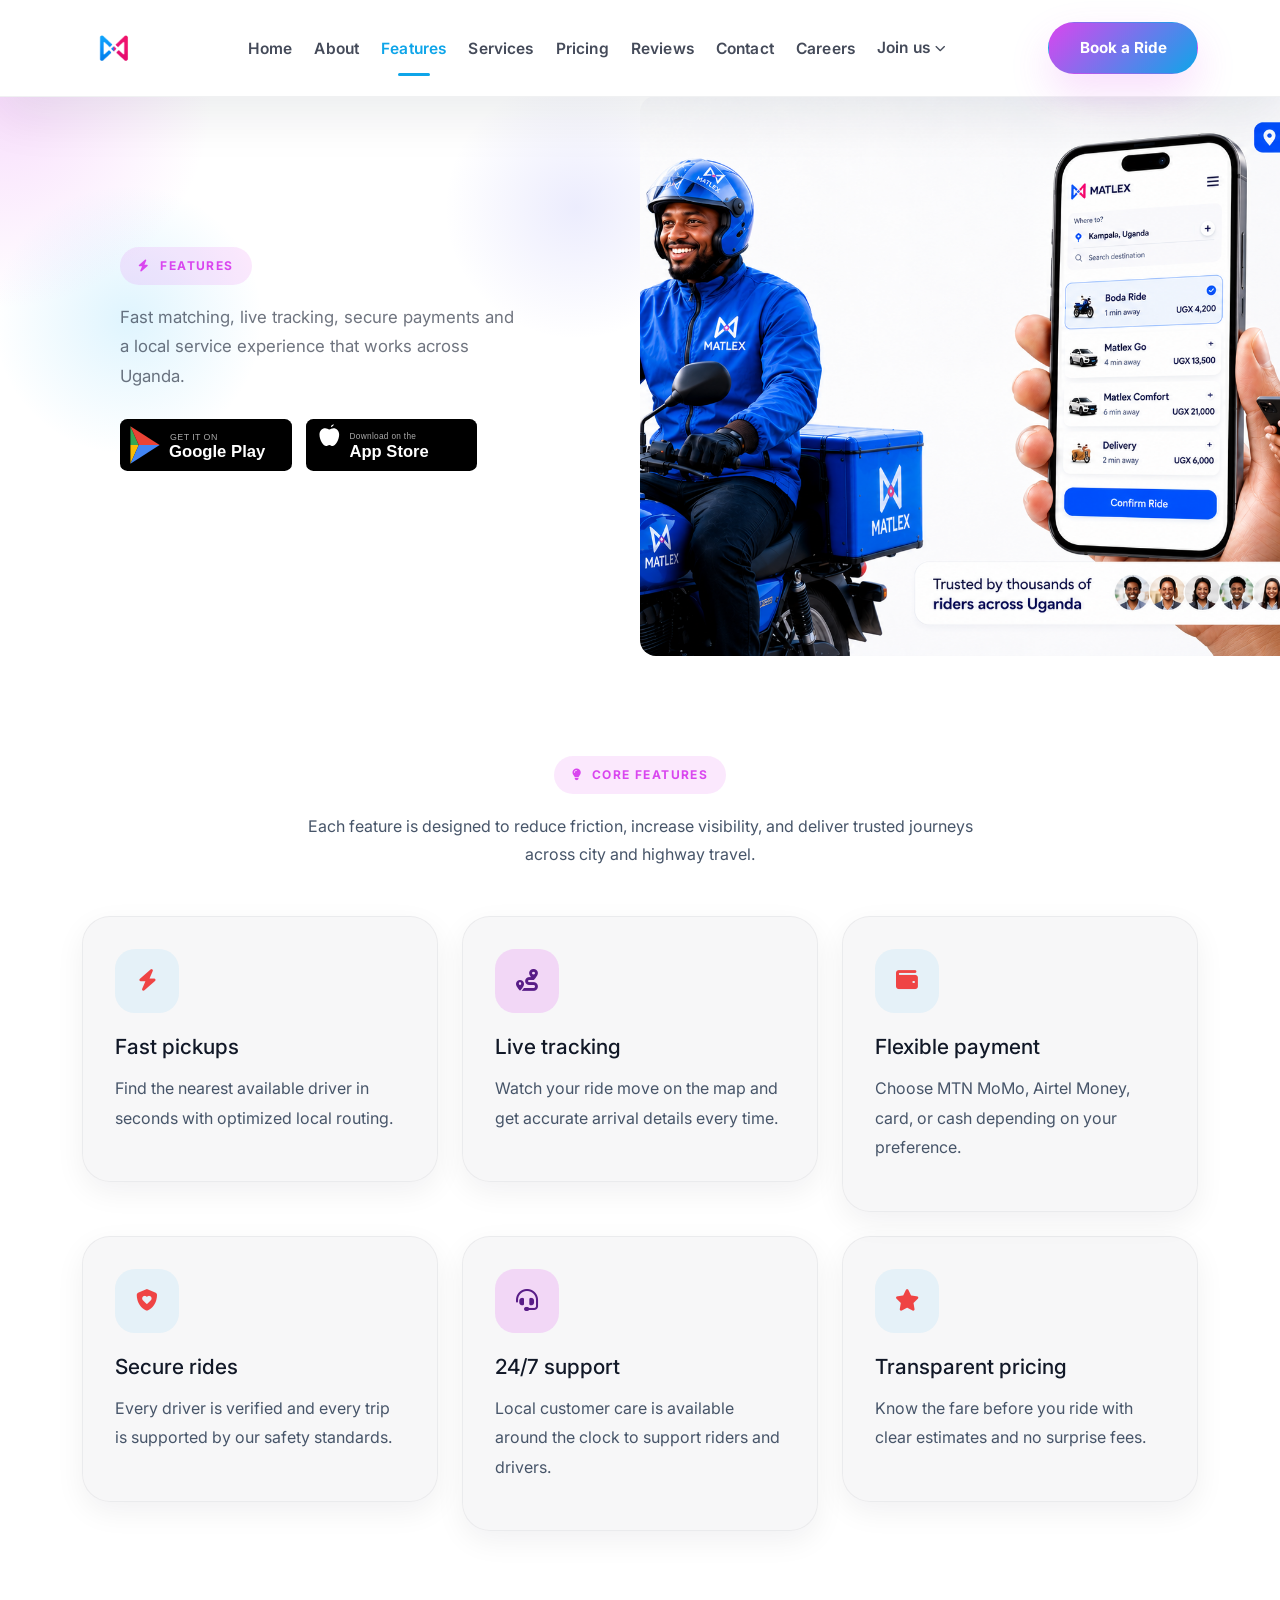
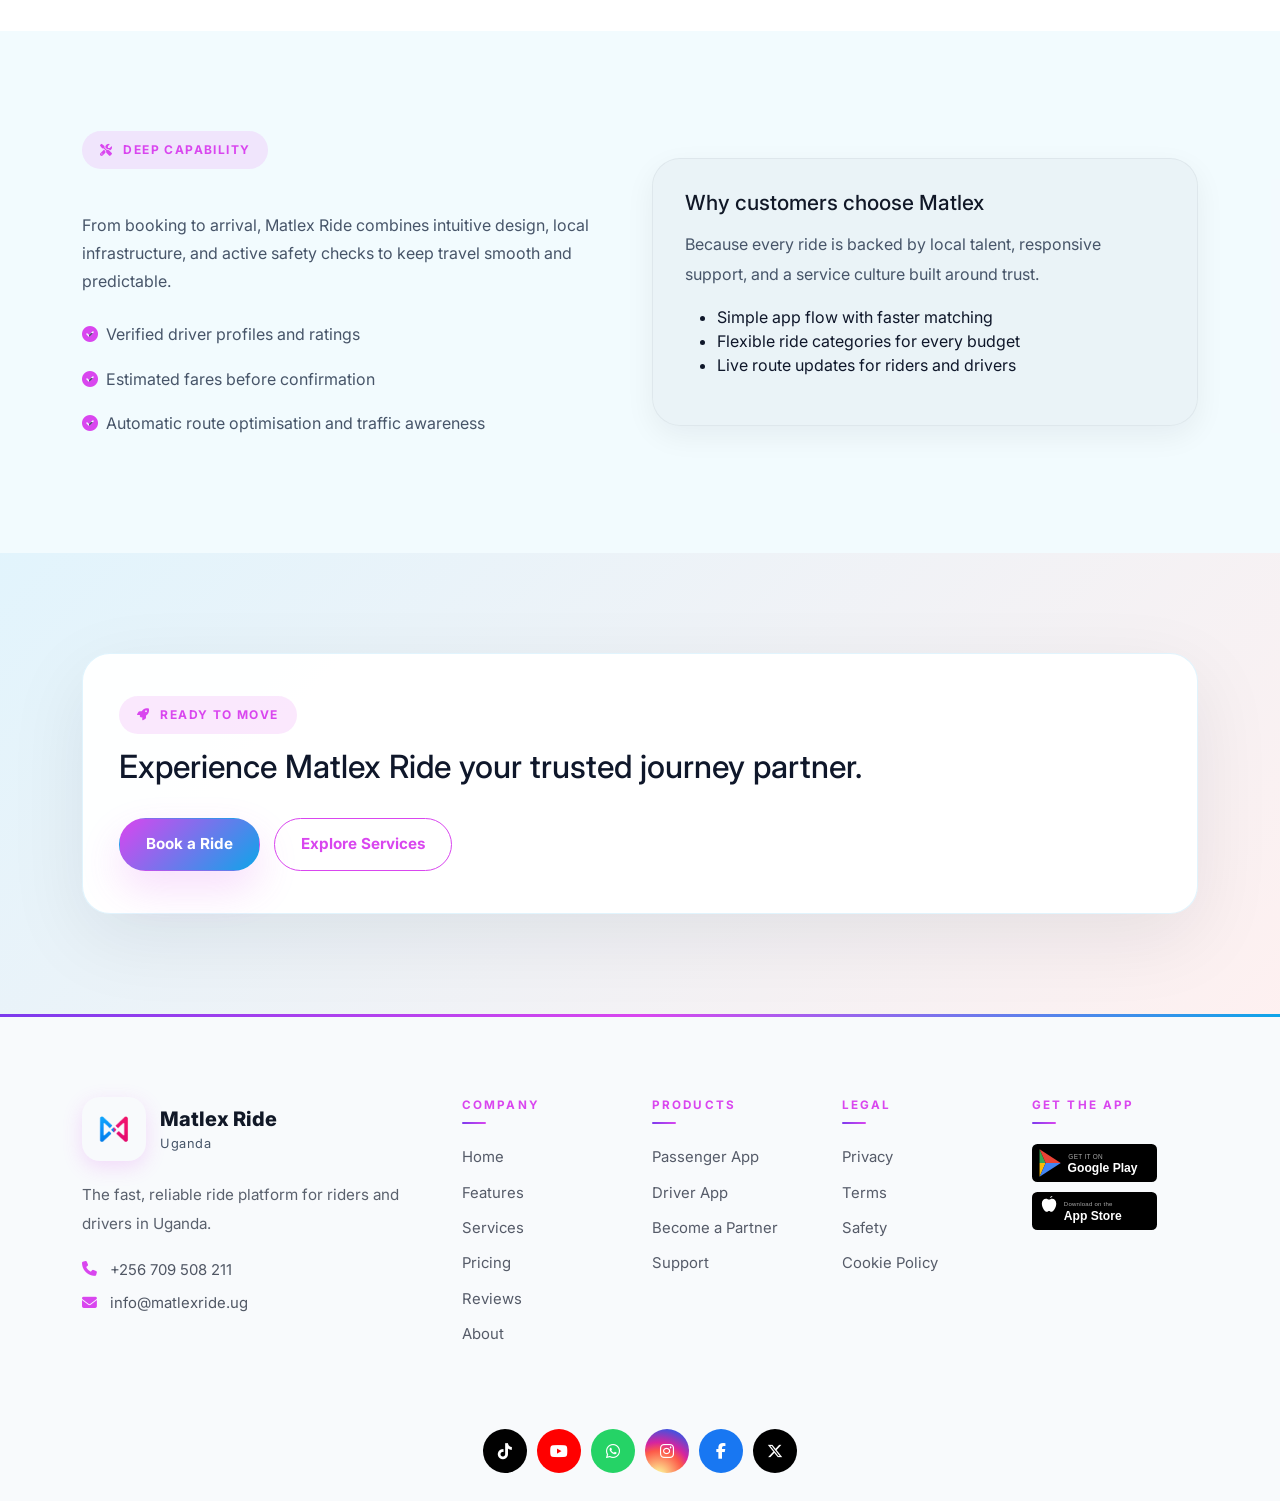
<file: pages/features.html>
﻿<!DOCTYPE html>
<html lang="en">
<head>
  <meta charset="UTF-8" />
  <meta name="viewport" content="width=device-width, initial-scale=1.0" />
  <link rel="icon" href="../assets/images/Logo1.png" type="image/png">
  <title>Features — Matlex Ride</title>
  <meta name="description" content="Discover the core features that make Matlex Ride Uganda's trusted transportation platform with fast pickups, secure payments, and real-time tracking." />
  <link rel="stylesheet" href="https://cdn.jsdelivr.net/npm/bootstrap@5.3.3/dist/css/bootstrap.min.css" />
  <link rel="stylesheet" href="https://cdnjs.cloudflare.com/ajax/libs/font-awesome/6.5.2/css/all.min.css" />
  <link rel="preconnect" href="https://fonts.googleapis.com" />
  <link rel="preconnect" href="https://fonts.gstatic.com" crossorigin />
  <link href="https://fonts.googleapis.com/css2?family=Inter:wght@400;500;600;700;800&family=Poppins:wght@500;600;700;800&display=swap" rel="stylesheet" />
  <link rel="stylesheet" href="../assets/css/style.css" />
</head>
<body>

<nav class="navbar-main" id="navbar">
  <div class="container-xl">
    <div class="navbar-inner">
      <a href="../index.html" class="nav-logo">
        <img src="../assets/images/Logo1.png" alt="Matlex Ride logo" class="nav-logo-img">
      </a>

      <ul class="nav-links">
        <li><a href="../index.html">Home</a></li>
        <li><a href="about.html">About</a></li>
        <li><a href="features.html" class="active" aria-current="page">Features</a></li>
        <li><a href="services.html">Services</a></li>
        <li><a href="pricing.html">Pricing</a></li>
        <li><a href="reviews.html">Reviews</a></li>
        <li><a href="contact.html">Contact</a></li>
        <li><a href="careers.html">Careers</a></li>
        <li class="nav-dropdown">
          <a href="#" class="nav-drop-toggle">Join us <i class="fa-solid fa-chevron-down nav-drop-icon"></i></a>
          <ul class="nav-drop-menu">
            <li><a href="../client/index.html"><i class="fa-solid fa-user"></i> Passenger App</a></li>
            <li><a href="../driver/index.html"><i class="fa-solid fa-car"></i> Driver App</a></li>
            <li><a href="login.html"><i class="fa-solid fa-building"></i> Business Account</a></li>
          </ul>
        </li>
      </ul>

      <div class="nav-cta">
        <a href="../client/index.html" class="btn-brand">Book a Ride</a>
      </div>

      <button class="hamburger" id="hamburger" aria-label="Toggle menu">
        <span></span><span></span><span></span>
      </button>
    </div>
  </div>
</nav>

<div class="mobile-nav" id="mobileNav">
  <a href="../index.html">Home</a>
  <a href="about.html">About</a>
  <a href="features.html">Features</a>
  <a href="services.html">Services</a>
  <a href="pricing.html">Pricing</a>
  <a href="reviews.html">Reviews</a>
  <a href="contact.html">Contact</a>
  <div class="mobile-nav-join-label">Join us</div>
  <div class="mobile-nav-ctas">
    <a href="../client/index.html">Passenger App</a>
    <a href="../driver/index.html">Driver App</a>
    <a href="login.html">Business Account</a>
  </div>
</div>

<section class="features-hero-split riden-showcase-page-hero" id="home">
  <div class="features-hero-left">
    <div class="riden-content reveal" style="text-align: left;">
      <span class="section-tag"><i class="fa-solid fa-bolt"></i> Features</span>
    
      <p style="color: rgba(15,23,42,.6); font-size: 1.05rem; line-height: 1.75; margin: 0 0 28px;">Fast matching, live tracking, secure payments and a local service experience that works across Uganda.</p>
      <div class="hero-actions mt-4">
        <a href="#" class="store-badge-link">
          <img src="../assets/images/google-play-badge.svg" alt="Get it on Google Play" class="store-badge">
        </a>
        <a href="#" class="store-badge-link">
          <img src="../assets/images/app-store-badge.svg" alt="Download on the App Store" class="store-badge">
        </a>
      </div>
    </div>
  </div>
  <div class="features-hero-right">
    <img src="../assets/images/Lig.png" alt="Matlex Ride features" class="features-hero-img">
  </div>
</section>

<section class="section-py" aria-label="Core features">
  <div class="container-xl">
    <div class="section-head text-center mb-5 reveal">
      <span class="section-tag"><i class="fa-solid fa-lightbulb"></i> Core Features</span>
     
      <p>Each feature is designed to reduce friction, increase visibility, and deliver trusted journeys across city and highway travel.</p>
    </div>

    <div class="row g-4">
      <div class="col-sm-6 col-lg-4 reveal">
        <div class="feature-card">
          <div class="feature-icon"><i class="fa-solid fa-bolt"></i></div>
          <h3>Fast pickups</h3>
          <p>Find the nearest available driver in seconds with optimized local routing.</p>
        </div>
      </div>
      <div class="col-sm-6 col-lg-4 reveal reveal-delay-1">
        <div class="feature-card">
          <div class="feature-icon feature-icon-magenta"><i class="fa-solid fa-route"></i></div>
          <h3>Live tracking</h3>
          <p>Watch your ride move on the map and get accurate arrival details every time.</p>
        </div>
      </div>
      <div class="col-sm-6 col-lg-4 reveal reveal-delay-2">
        <div class="feature-card">
          <div class="feature-icon"><i class="fa-solid fa-wallet"></i></div>
          <h3>Flexible payment</h3>
          <p>Choose MTN MoMo, Airtel Money, card, or cash depending on your preference.</p>
        </div>
      </div>
      <div class="col-sm-6 col-lg-4 reveal reveal-delay-3">
        <div class="feature-card">
          <div class="feature-icon"><i class="fa-solid fa-shield-heart"></i></div>
          <h3>Secure rides</h3>
          <p>Every driver is verified and every trip is supported by our safety standards.</p>
        </div>
      </div>
      <div class="col-sm-6 col-lg-4 reveal reveal-delay-4">
        <div class="feature-card">
          <div class="feature-icon feature-icon-magenta"><i class="fa-solid fa-headset"></i></div>
          <h3>24/7 support</h3>
          <p>Local customer care is available around the clock to support riders and drivers.</p>
        </div>
      </div>
      <div class="col-sm-6 col-lg-4 reveal reveal-delay-5">
        <div class="feature-card">
          <div class="feature-icon"><i class="fa-solid fa-star"></i></div>
          <h3>Transparent pricing</h3>
          <p>Know the fare before you ride with clear estimates and no surprise fees.</p>
        </div>
      </div>
    </div>
  </div>
</section>

<section class="section-py section-alt" aria-label="Feature details">
  <div class="container-xl">
    <div class="row align-items-center gy-5">
      <div class="col-lg-6 reveal">
        <div class="section-head mb-4">
          <span class="section-tag"><i class="fa-solid fa-tools"></i> Deep Capability</span>
          
        </div>
        <p class="section-desc">From booking to arrival, Matlex Ride combines intuitive design, local infrastructure, and active safety checks to keep travel smooth and predictable.</p>
        <ul class="feature-list">
          <li>Verified driver profiles and ratings</li>
          <li>Estimated fares before confirmation</li>
          <li>Automatic route optimisation and traffic awareness</li>
        </ul>
      </div>
      <div class="col-lg-6 reveal reveal-delay-1">
        <div class="feature-card glass-card-accent">
          <h3>Why customers choose Matlex</h3>
          <p>Because every ride is backed by local talent, responsive support, and a service culture built around trust.</p>
          <ul>
            <li>Simple app flow with faster matching</li>
            <li>Flexible ride categories for every budget</li>
            <li>Live route updates for riders and drivers</li>
          </ul>
        </div>
      </div>
    </div>
  </div>
</section>

<section class="section-py cta-section" aria-label="Explore features">
  <div class="container-xl">
    <div class="cta-panel reveal">
      <div>
        <span class="section-tag cta-tag"><i class="fa-solid fa-rocket"></i> Ready to move</span>
        <h2>Experience Matlex Ride your trusted journey partner.</h2>
      </div>
      <div class="cta-actions">
        <a href="../client/index.html" class="btn-brand">Book a Ride</a>
        <a href="services.html" class="btn-outline">Explore Services</a>
      </div>
    </div>
  </div>
</section>

<footer class="footer">
  <div class="container-xl">
    <div class="row gy-5">
      <div class="col-lg-4">
        <div class="footer-brand">
          <img src="../assets/images/Logo1.png" alt="Matlex Ride logo" class="footer-logo-img">
          <div>
            <div class="footer-logo-name">Matlex Ride</div>
            <div class="footer-logo-sub">Uganda</div>
          </div>
        </div>
        <p class="footer-desc">The fast, reliable ride platform for riders and drivers in Uganda.</p>
        <div class="footer-contact">
          <a href="tel:+256709508211"><i class="fa-solid fa-phone"></i> +256 709 508 211</a>
          <a href="mailto:hello@matlexride.ug"><i class="fa-solid fa-envelope"></i> info@matlexride.ug</a>
        </div>
      </div>

      <div class="col-12 col-sm-6 col-lg-2">
        <div class="footer-heading">Company</div>
        <ul class="footer-links">
          <li><a href="../index.html">Home</a></li>
          <li><a href="features.html">Features</a></li>
          <li><a href="services.html">Services</a></li>
          <li><a href="pricing.html">Pricing</a></li>
          <li><a href="reviews.html">Reviews</a></li>
          <li><a href="about.html">About</a></li>
        </ul>
      </div>

      <div class="col-12 col-sm-6 col-lg-2">
        <div class="footer-heading">Products</div>
        <ul class="footer-links">
          <li><a href="../client/index.html">Passenger App</a></li>
          <li><a href="../driver/index.html">Driver App</a></li>
          <li><a href="contact.html">Become a Partner</a></li>
          <li><a href="contact.html">Support</a></li>
        </ul>
      </div>

      <div class="col-12 col-sm-6 col-lg-2">
        <div class="footer-heading">Legal</div>
        <ul class="footer-links">
          <li><a href="#">Privacy</a></li>
          <li><a href="#">Terms</a></li>
          <li><a href="#">Safety</a></li>
          <li><a href="#">Cookie Policy</a></li>
        </ul>
      </div>

      <div class="col-12 col-sm-6 col-lg-2">
        <div class="footer-heading">Get the app</div>
        <div class="footer-badges">
          <a href="#" class="store-badge-link"><img src="../assets/images/google-play-badge.svg" alt="Google Play" class="store-badge"></a>
          <a href="#" class="store-badge-link"><img src="../assets/images/app-store-badge.svg" alt="App Store" class="store-badge"></a>
        </div>
      </div>

    </div>

    <div class="footer-bottom">
      <div class="footer-social">
        <a href="#" class="social-icon si-tiktok"><i class="fa-brands fa-tiktok"></i></a>
        <a href="#" class="social-icon si-youtube"><i class="fa-brands fa-youtube"></i></a>
        <a href="#" class="social-icon si-whatsapp"><i class="fa-brands fa-whatsapp"></i></a>
        <a href="#" class="social-icon si-instagram"><i class="fa-brands fa-instagram"></i></a>
        <a href="#" class="social-icon si-facebook"><i class="fa-brands fa-facebook-f"></i></a>
        <a href="#" class="social-icon si-x"><i class="fa-brands fa-x-twitter"></i></a>
      </div>
    </div>
  </div>
</footer>

<div class="back-to-top" title="Back to top"><i class="fa-solid fa-chevron-up"></i></div>

<script src="https://cdn.jsdelivr.net/npm/bootstrap@5.3.3/dist/js/bootstrap.bundle.min.js"></script>
<script src="../assets/js/main.js"></script>
</body>
</html>
</file>
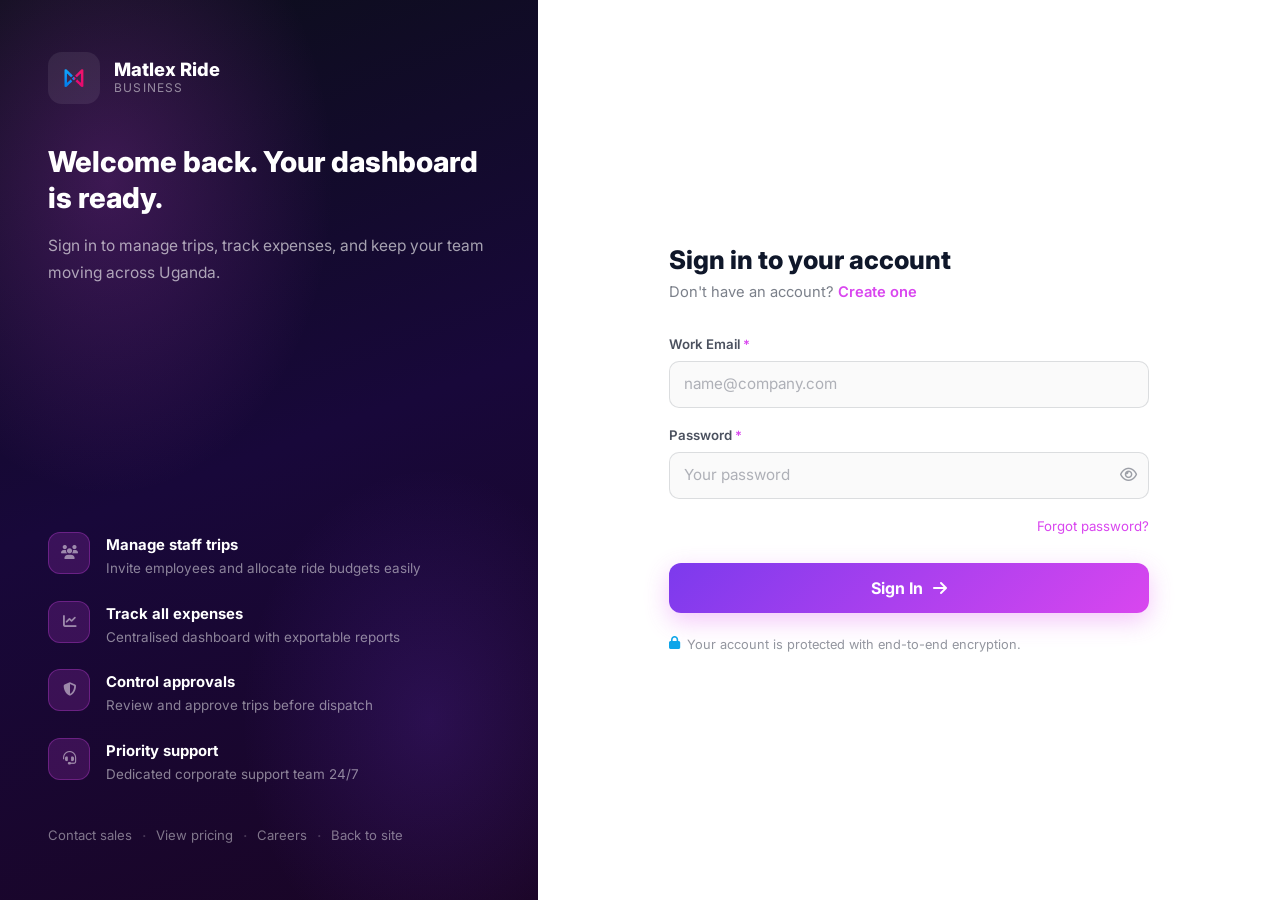
<file: pages/login.html>
<!DOCTYPE html>
<html lang="en">
<head>
  <meta charset="UTF-8" />
  <meta name="viewport" content="width=device-width, initial-scale=1.0" />
  <link rel="icon" href="../assets/images/Logo1.png" type="image/png">
  <title>Sign In — Matlex Ride</title>
  <meta name="description" content="Sign in to your Matlex Ride business account to manage staff trips, track expenses, and control travel across Uganda." />
  <link rel="stylesheet" href="https://cdn.jsdelivr.net/npm/bootstrap@5.3.3/dist/css/bootstrap.min.css" />
  <link rel="stylesheet" href="https://cdnjs.cloudflare.com/ajax/libs/font-awesome/6.5.2/css/all.min.css" />
  <link rel="preconnect" href="https://fonts.googleapis.com" />
  <link rel="preconnect" href="https://fonts.gstatic.com" crossorigin />
  <link href="https://fonts.googleapis.com/css2?family=Inter:wght@400;500;600;700;800&family=Poppins:wght@500;600;700;800&display=swap" rel="stylesheet" />
  <link rel="stylesheet" href="../assets/css/style.css" />
</head>
<body class="biz-signup-body">

<div class="biz-signup-wrap">

  <!-- ── Left Brand Panel ── -->
  <div class="biz-signup-left">
    <div class="biz-signup-left-inner">

      <a href="../index.html" class="biz-signup-brand">
        <img src="../assets/images/Logo1.png" alt="Matlex Ride">
        <div>
          <div class="biz-signup-brand-name">Matlex Ride</div>
          <div class="biz-signup-brand-sub">Business</div>
        </div>
      </a>

      <div class="biz-signup-pitch">
        <h2>Welcome back. Your dashboard is ready.</h2>
        <p>Sign in to manage trips, track expenses, and keep your team moving across Uganda.</p>
      </div>

      <ul class="biz-signup-perks">
        <li>
          <span class="biz-perk-icon"><i class="fa-solid fa-users"></i></span>
          <div>
            <strong>Manage staff trips</strong>
            <span>Invite employees and allocate ride budgets easily</span>
          </div>
        </li>
        <li>
          <span class="biz-perk-icon"><i class="fa-solid fa-chart-line"></i></span>
          <div>
            <strong>Track all expenses</strong>
            <span>Centralised dashboard with exportable reports</span>
          </div>
        </li>
        <li>
          <span class="biz-perk-icon"><i class="fa-solid fa-shield-halved"></i></span>
          <div>
            <strong>Control approvals</strong>
            <span>Review and approve trips before dispatch</span>
          </div>
        </li>
        <li>
          <span class="biz-perk-icon"><i class="fa-solid fa-headset"></i></span>
          <div>
            <strong>Priority support</strong>
            <span>Dedicated corporate support team 24/7</span>
          </div>
        </li>
      </ul>

      <div class="biz-signup-left-footer">
        <a href="contact.html">Contact sales</a>
        <span>·</span>
        <a href="pricing.html">View pricing</a>
        <span>·</span>
        <a href="careers.html">Careers</a>
        <span>·</span>
        <a href="../index.html">Back to site</a>
      </div>

    </div>
  </div>

  <!-- ── Right Form Panel ── -->
  <div class="biz-signup-right">
    <div class="biz-signup-right-inner">

      <div class="biz-signup-form-head">
        <h3>Sign in to your account</h3>
        <p>Don't have an account? <a href="business.html">Create one</a></p>
      </div>

      <form class="biz-signup-form" action="#" method="post" novalidate>

        <div class="biz-sf-field">
          <label for="login-email">Work Email <span class="req">*</span></label>
          <input type="email" id="login-email" name="email" placeholder="name@company.com" required />
        </div>

        <div class="biz-sf-field">
          <label for="login-password">Password <span class="req">*</span></label>
          <div class="biz-sf-password-wrap">
            <input type="password" id="login-password" name="password" placeholder="Your password" required />
            <button type="button" class="biz-sf-toggle-pw" tabindex="-1" aria-label="Toggle password">
              <i class="fa-regular fa-eye"></i>
            </button>
          </div>
        </div>

        <div class="biz-sf-forgot">
          <a href="#">Forgot password?</a>
        </div>

        <button type="submit" class="biz-sf-submit">
          Sign In <i class="fa-solid fa-arrow-right"></i>
        </button>

<p class="biz-sf-note">
          <i class="fa-solid fa-lock"></i>
          Your account is protected with end-to-end encryption.
        </p>

      </form>

    </div>
  </div>

</div>

<script src="https://cdn.jsdelivr.net/npm/bootstrap@5.3.3/dist/js/bootstrap.bundle.min.js"></script>
<script>
  document.querySelector('.biz-sf-toggle-pw').addEventListener('click', function () {
    const inp = document.getElementById('login-password');
    const icon = this.querySelector('i');
    if (inp.type === 'password') {
      inp.type = 'text';
      icon.className = 'fa-regular fa-eye-slash';
    } else {
      inp.type = 'password';
      icon.className = 'fa-regular fa-eye';
    }
  });

  document.querySelector('.biz-signup-form').addEventListener('submit', async function (e) {
    e.preventDefault();
    const submitBtn = document.querySelector('.biz-sf-submit');
    const email = document.getElementById('login-email').value.trim();
    const password = document.getElementById('login-password').value;

    submitBtn.disabled = true;
    submitBtn.innerHTML = 'Signing in… <i class="fa-solid fa-spinner fa-spin"></i>';

    try {
      const res = await fetch('../business/api/auth/login.php', {
        method: 'POST',
        headers: { 'Content-Type': 'application/json' },
        body: JSON.stringify({ email, password }),
      });
      const body = await res.json();
      if (!body.success) {
        alert(body.message || 'Sign in failed.');
        submitBtn.disabled = false;
        submitBtn.innerHTML = 'Sign In <i class="fa-solid fa-arrow-right"></i>';
        return;
      }
      localStorage.setItem('mlxBusinessToken', body.data.token);
      window.location.href = '../business/index.html';
    } catch (err) {
      alert('Network error — please try again.');
      submitBtn.disabled = false;
      submitBtn.innerHTML = 'Sign In <i class="fa-solid fa-arrow-right"></i>';
    }
  });
</script>
</body>
</html>
</file>
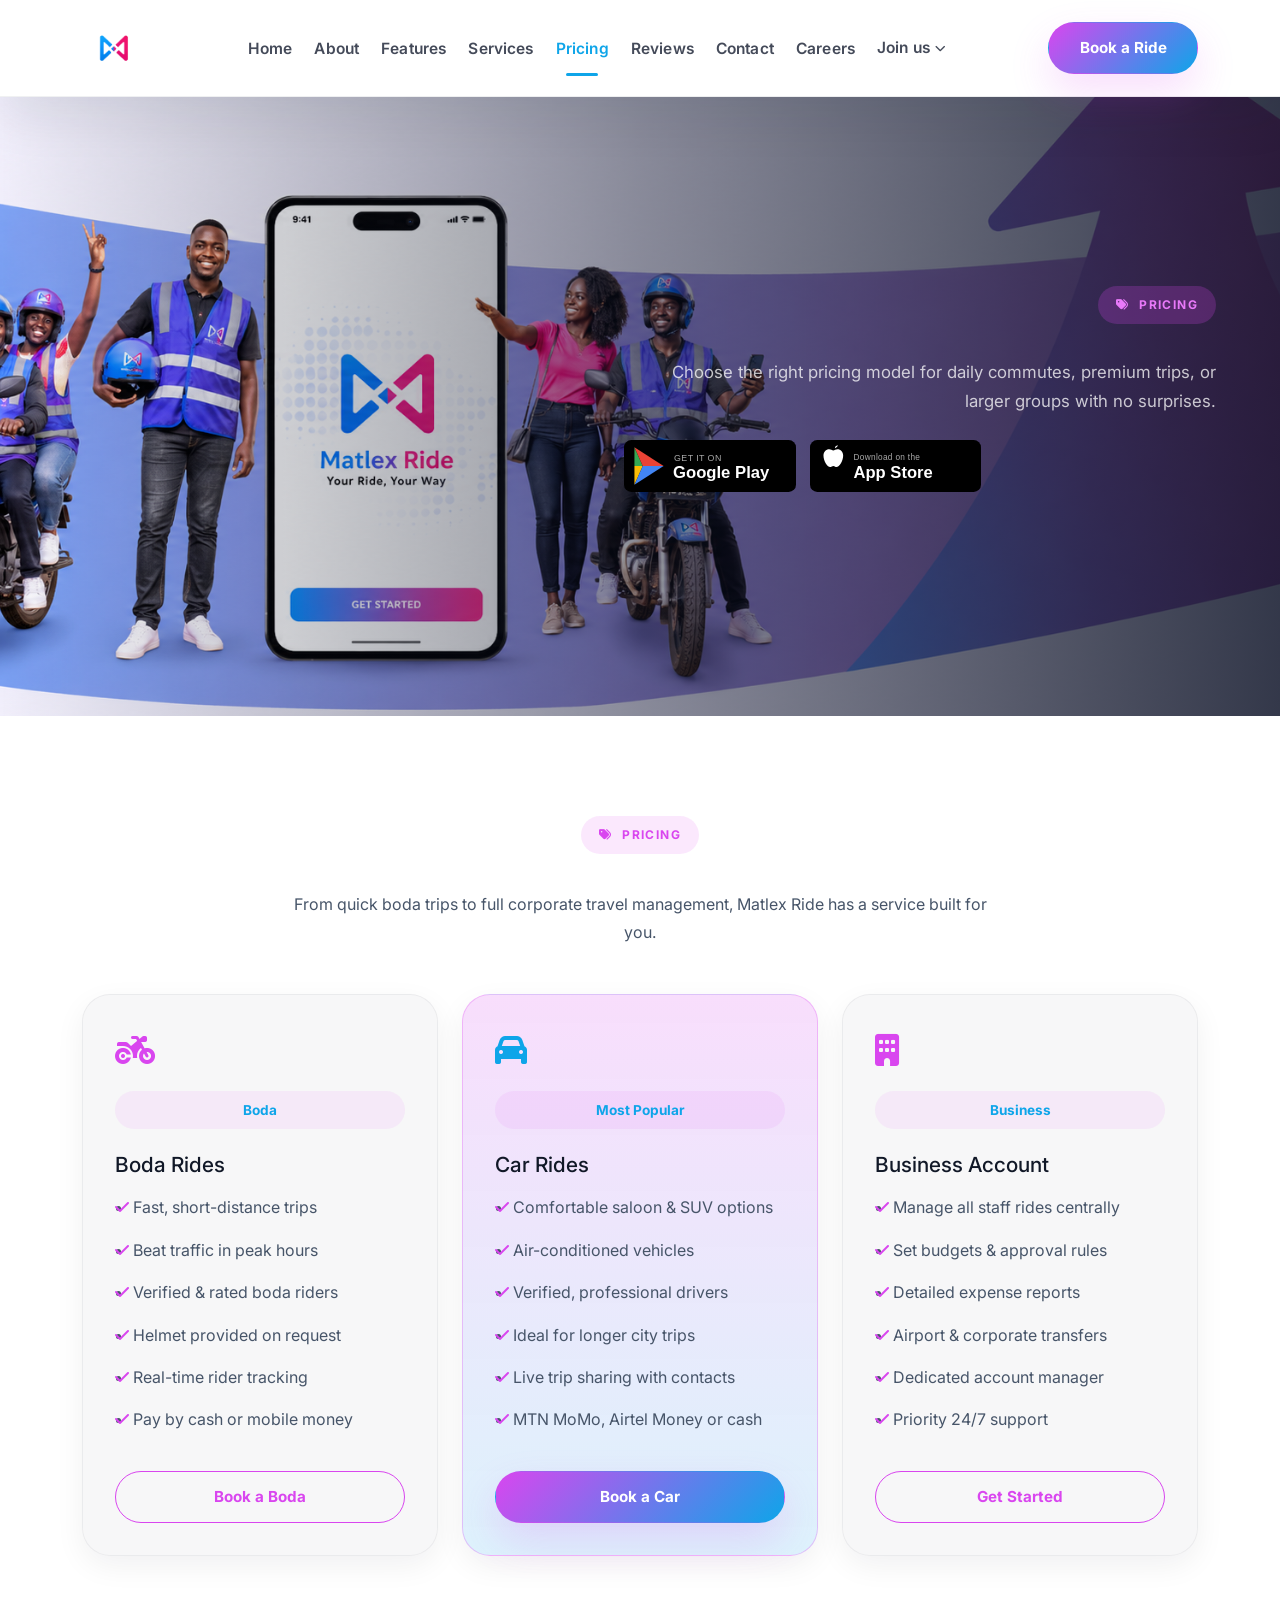
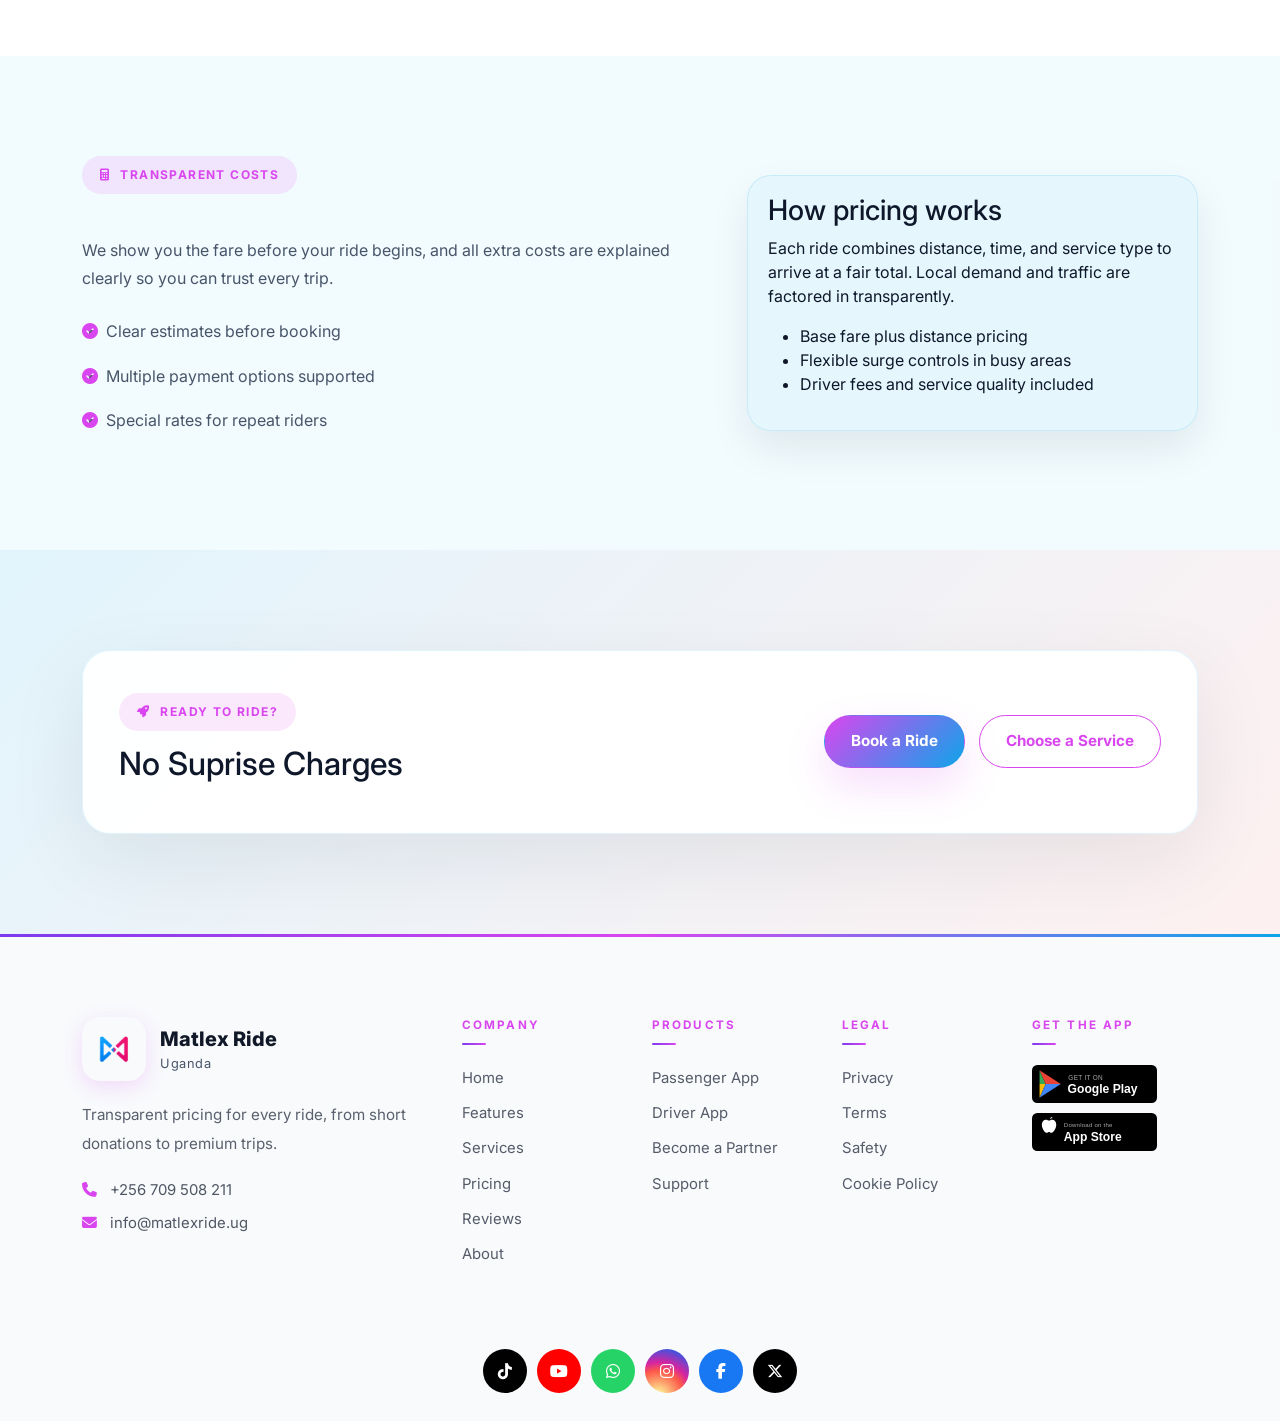
<file: pages/pricing.html>
﻿<!DOCTYPE html>
<html lang="en">
<head>
  <meta charset="UTF-8" />
  <meta name="viewport" content="width=device-width, initial-scale=1.0" />
  <link rel="icon" href="../assets/images/Logo1.png" type="image/png">
  <title>Pricing — Matlex Ride</title>
  <meta name="description" content="Compare Matlex Ride pricing plans and see our transparent fare structure for everyday commutes, premium trips, and group travel across Uganda." />
  <link rel="stylesheet" href="https://cdn.jsdelivr.net/npm/bootstrap@5.3.3/dist/css/bootstrap.min.css" />
  <link rel="stylesheet" href="https://cdnjs.cloudflare.com/ajax/libs/font-awesome/6.5.2/css/all.min.css" />
  <link rel="preconnect" href="https://fonts.googleapis.com" />
  <link rel="preconnect" href="https://fonts.gstatic.com" crossorigin />
  <link href="https://fonts.googleapis.com/css2?family=Inter:wght@400;500;600;700;800&family=Poppins:wght@500;600;700;800&display=swap" rel="stylesheet" />
  <link rel="stylesheet" href="../assets/css/style.css" />
</head>
<body>

<nav class="navbar-main" id="navbar">
  <div class="container-xl">
    <div class="navbar-inner">
      <a href="../index.html" class="nav-logo">
        <img src="../assets/images/Logo1.png" alt="Matlex Ride logo" class="nav-logo-img">
      </a>

      <ul class="nav-links">
        <li><a href="../index.html">Home</a></li>
        <li><a href="about.html">About</a></li>
        <li><a href="features.html">Features</a></li>
        <li><a href="services.html">Services</a></li>
        <li><a href="pricing.html" class="active" aria-current="page">Pricing</a></li>
        <li><a href="reviews.html">Reviews</a></li>
        <li><a href="contact.html">Contact</a></li>
        <li><a href="careers.html">Careers</a></li>
        <li class="nav-dropdown">
          <a href="#" class="nav-drop-toggle">Join us <i class="fa-solid fa-chevron-down nav-drop-icon"></i></a>
          <ul class="nav-drop-menu">
            <li><a href="../client/index.html"><i class="fa-solid fa-user"></i> Passenger App</a></li>
            <li><a href="../driver/index.html"><i class="fa-solid fa-car"></i> Driver App</a></li>
            <li><a href="login.html"><i class="fa-solid fa-building"></i> Business Account</a></li>
          </ul>
        </li>
      </ul>

      <div class="nav-cta">
        <a href="../client/index.html" class="btn-brand">Book a Ride</a>
      </div>

      <button class="hamburger" id="hamburger" aria-label="Toggle menu">
        <span></span><span></span><span></span>
      </button>
    </div>
  </div>
</nav>

<div class="mobile-nav" id="mobileNav">
  <a href="../index.html">Home</a>
  <a href="about.html">About</a>
  <a href="features.html">Features</a>
  <a href="services.html">Services</a>
  <a href="pricing.html">Pricing</a>
  <a href="reviews.html">Reviews</a>
  <a href="contact.html">Contact</a>
  <div class="mobile-nav-join-label">Join us</div>
  <div class="mobile-nav-ctas">
    <a href="../client/index.html">Passenger App</a>
    <a href="../driver/index.html">Driver App</a>
    <a href="login.html">Business Account</a>
  </div>
</div>

<section class="riden-showcase riden-showcase-page-hero" id="home">
  <img src="../assets/images/Riden.png" alt="Matlex Ride pricing" class="riden-img">
  <div class="riden-overlay">
    <div class="riden-content reveal">
      <span class="section-tag riden-tag"><i class="fa-solid fa-tags"></i> Pricing</span>
      <h2 class="riden-heading"></h2>
      <p class="riden-text">Choose the right pricing model for daily commutes, premium trips, or larger groups with no surprises.</p>
      <div class="hero-actions mt-4">
        <a href="#" class="store-badge-link">
          <img src="../assets/images/google-play-badge.svg" alt="Get it on Google Play" class="store-badge">
        </a>
        <a href="#" class="store-badge-link">
          <img src="../assets/images/app-store-badge.svg" alt="Download on the App Store" class="store-badge">
        </a>
      </div>
    </div>
  </div>
</section>

<section class="section-py" aria-label="Pricing plans">
  <div class="container-xl">
    <div class="section-head text-center mb-5 reveal">
      <span class="section-tag"><i class="fa-solid fa-tags"></i> Pricing</span>
      <h2></h2>
      <p>From quick boda trips to full corporate travel management, Matlex Ride has a service built for you.</p>
    </div>

    <div class="row g-4">

      <!-- Boda -->
      <div class="col-md-6 col-lg-4 reveal">
        <div class="pricing-card">
          <div class="pricing-icon"><i class="fa-solid fa-motorcycle"></i></div>
          <div class="pricing-badge">Boda</div>
          <h3>Boda Rides</h3>
          <ul>
            <li>Fast, short-distance trips</li>
            <li>Beat traffic in peak hours</li>
            <li>Verified & rated boda riders</li>
            <li>Helmet provided on request</li>
            <li>Real-time rider tracking</li>
            <li>Pay by cash or mobile money</li>
          </ul>
          <a href="../client/index.html" class="btn-outline">Book a Boda</a>
        </div>
      </div>

      <!-- Car -->
      <div class="col-md-6 col-lg-4 reveal reveal-delay-1">
        <div class="pricing-card pricing-card-highlight">
          <div class="pricing-icon"><i class="fa-solid fa-car"></i></div>
          <div class="pricing-badge">Most Popular</div>
          <h3>Car Rides</h3>
          <ul>
            <li>Comfortable saloon & SUV options</li>
            <li>Air-conditioned vehicles</li>
            <li>Verified, professional drivers</li>
            <li>Ideal for longer city trips</li>
            <li>Live trip sharing with contacts</li>
            <li>MTN MoMo, Airtel Money or cash</li>
          </ul>
          <a href="../client/index.html" class="btn-brand">Book a Car</a>
        </div>
      </div>

      <!-- Business -->
      <div class="col-md-6 col-lg-4 reveal reveal-delay-2">
        <div class="pricing-card">
          <div class="pricing-icon"><i class="fa-solid fa-building"></i></div>
          <div class="pricing-badge">Business</div>
          <h3>Business Account</h3>
          <ul>
            <li>Manage all staff rides centrally</li>
            <li>Set budgets & approval rules</li>
            <li>Detailed expense reports</li>
            <li>Airport & corporate transfers</li>
            <li>Dedicated account manager</li>
            <li>Priority 24/7 support</li>
          </ul>
          <a href="login.html" class="btn-outline">Get Started</a>
        </div>
      </div>

    </div>
  </div>
</section>

<section class="section-py section-alt" aria-label="Pricing details">
  <div class="container-xl">
    <div class="row align-items-center gy-5">
      <div class="col-lg-7 reveal">
        <div class="section-head mb-4">
          <span class="section-tag"><i class="fa-solid fa-calculator"></i> Transparent costs</span>
          <h2></h2>
        </div>
        <p class="section-desc">We show you the fare before your ride begins, and all extra costs are explained clearly so you can trust every trip.</p>
        <ul class="feature-list">
          <li>Clear estimates before booking</li>
          <li>Multiple payment options supported</li>
          <li>Special rates for repeat riders</li>
        </ul>
      </div>
      <div class="col-lg-5 reveal reveal-delay-1">
        <div class="glass-card">
          <h3>How pricing works</h3>
          <p>Each ride combines distance, time, and service type to arrive at a fair total. Local demand and traffic are factored in transparently.</p>
          <ul>
            <li>Base fare plus distance pricing</li>
            <li>Flexible surge controls in busy areas</li>
            <li>Driver fees and service quality included</li>
          </ul>
        </div>
      </div>
    </div>
  </div>
</section>

<section class="section-py cta-section" aria-label="Choose pricing">
  <div class="container-xl">
    <div class="cta-panel reveal">
      <div>
        <span class="section-tag cta-tag"><i class="fa-solid fa-rocket"></i> Ready to ride?</span>
        <h2>No Suprise Charges</h2>
      </div>
      <div class="cta-actions">
        <a href="../client/index.html" class="btn-brand">Book a Ride</a>
        <a href="services.html" class="btn-outline">Choose a Service</a>
      </div>
    </div>
  </div>
</section>

<footer class="footer">
  <div class="container-xl">
    <div class="row gy-5">
      <div class="col-lg-4">
        <div class="footer-brand">
          <img src="../assets/images/Logo1.png" alt="Matlex Ride logo" class="footer-logo-img">
          <div>
            <div class="footer-logo-name">Matlex Ride</div>
            <div class="footer-logo-sub">Uganda</div>
          </div>
        </div>
        <p class="footer-desc">Transparent pricing for every ride, from short donations to premium trips.</p>
        <div class="footer-contact">
          <a href="tel:+256709508211"><i class="fa-solid fa-phone"></i> +256 709 508 211</a>
          <a href="mailto:hello@matlexride.ug"><i class="fa-solid fa-envelope"></i> info@matlexride.ug</a>
        </div>
      </div>

      <div class="col-12 col-sm-6 col-lg-2">
        <div class="footer-heading">Company</div>
        <ul class="footer-links">
          <li><a href="../index.html">Home</a></li>
          <li><a href="features.html">Features</a></li>
          <li><a href="services.html">Services</a></li>
          <li><a href="pricing.html">Pricing</a></li>
          <li><a href="reviews.html">Reviews</a></li>
          <li><a href="about.html">About</a></li>
        </ul>
      </div>

      <div class="col-12 col-sm-6 col-lg-2">
        <div class="footer-heading">Products</div>
        <ul class="footer-links">
          <li><a href="../client/index.html">Passenger App</a></li>
          <li><a href="../driver/index.html">Driver App</a></li>
          <li><a href="contact.html">Become a Partner</a></li>
          <li><a href="contact.html">Support</a></li>
        </ul>
      </div>

      <div class="col-12 col-sm-6 col-lg-2">
        <div class="footer-heading">Legal</div>
        <ul class="footer-links">
          <li><a href="#">Privacy</a></li>
          <li><a href="#">Terms</a></li>
          <li><a href="#">Safety</a></li>
          <li><a href="#">Cookie Policy</a></li>
        </ul>
      </div>

      <div class="col-12 col-sm-6 col-lg-2">
        <div class="footer-heading">Get the app</div>
        <div class="footer-badges">
          <a href="#" class="store-badge-link"><img src="../assets/images/google-play-badge.svg" alt="Google Play" class="store-badge"></a>
          <a href="#" class="store-badge-link"><img src="../assets/images/app-store-badge.svg" alt="App Store" class="store-badge"></a>
        </div>
      </div>

    </div>

    <div class="footer-bottom">
      <div class="footer-social">
        <a href="#" class="social-icon si-tiktok"><i class="fa-brands fa-tiktok"></i></a>
        <a href="#" class="social-icon si-youtube"><i class="fa-brands fa-youtube"></i></a>
        <a href="#" class="social-icon si-whatsapp"><i class="fa-brands fa-whatsapp"></i></a>
        <a href="#" class="social-icon si-instagram"><i class="fa-brands fa-instagram"></i></a>
        <a href="#" class="social-icon si-facebook"><i class="fa-brands fa-facebook-f"></i></a>
        <a href="#" class="social-icon si-x"><i class="fa-brands fa-x-twitter"></i></a>
      </div>
    </div>
  </div>
</footer>

<div class="back-to-top" title="Back to top"><i class="fa-solid fa-chevron-up"></i></div>

<script src="https://cdn.jsdelivr.net/npm/bootstrap@5.3.3/dist/js/bootstrap.bundle.min.js"></script>
<script src="../assets/js/main.js"></script>
</body>
</html>
</file>
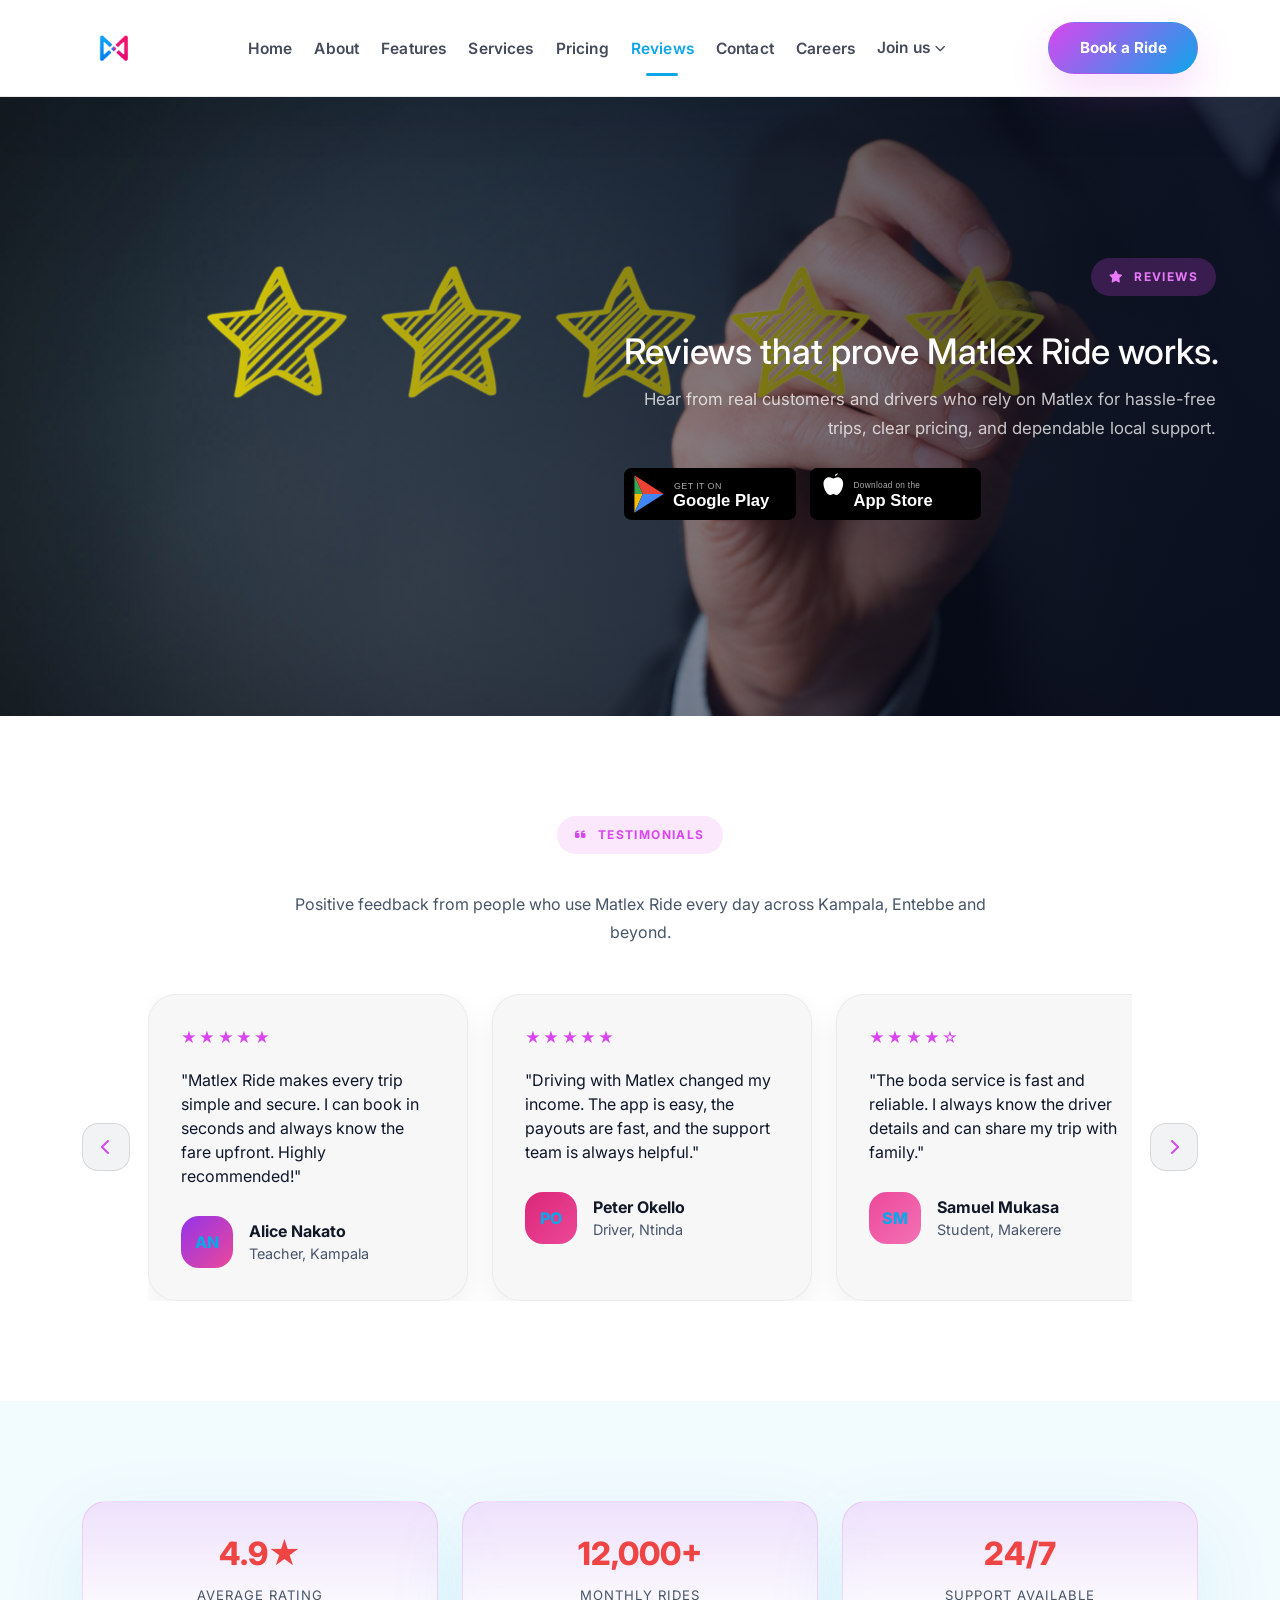
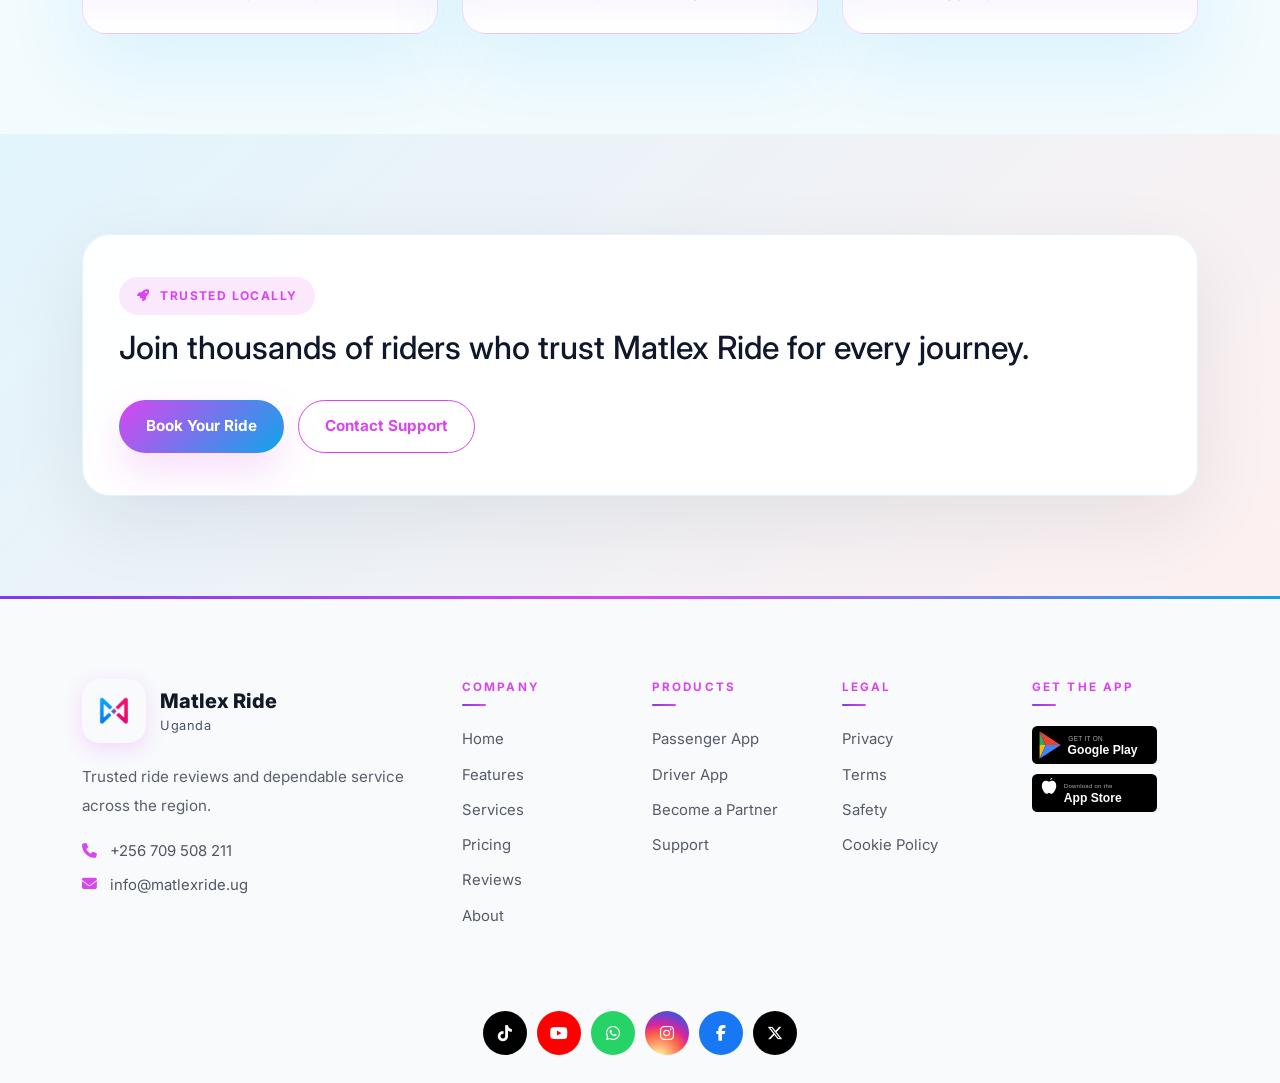
<file: pages/reviews.html>
﻿<!DOCTYPE html>
<html lang="en">
<head>
  <meta charset="UTF-8" />
  <meta name="viewport" content="width=device-width, initial-scale=1.0" />
  <link rel="icon" href="../assets/images/Logo1.png" type="image/png">
  <title>Reviews — Matlex Ride</title>
  <meta name="description" content="Read customer and driver reviews for Matlex Ride and see why our service is rated highly across Uganda for reliability and support." />
  <link rel="stylesheet" href="https://cdn.jsdelivr.net/npm/bootstrap@5.3.3/dist/css/bootstrap.min.css" />
  <link rel="stylesheet" href="https://cdnjs.cloudflare.com/ajax/libs/font-awesome/6.5.2/css/all.min.css" />
  <link rel="preconnect" href="https://fonts.googleapis.com" />
  <link rel="preconnect" href="https://fonts.gstatic.com" crossorigin />
  <link href="https://fonts.googleapis.com/css2?family=Inter:wght@400;500;600;700;800&family=Poppins:wght@500;600;700;800&display=swap" rel="stylesheet" />
  <link rel="stylesheet" href="../assets/css/style.css" />
</head>
<body>

<nav class="navbar-main" id="navbar">
  <div class="container-xl">
    <div class="navbar-inner">
      <a href="../index.html" class="nav-logo">
        <img src="../assets/images/Logo1.png" alt="Matlex Ride logo" class="nav-logo-img">
      </a>

      <ul class="nav-links">
        <li><a href="../index.html">Home</a></li>
        <li><a href="about.html">About</a></li>
        <li><a href="features.html">Features</a></li>
        <li><a href="services.html">Services</a></li>
        <li><a href="pricing.html">Pricing</a></li>
        <li><a href="reviews.html" class="active" aria-current="page">Reviews</a></li>
        <li><a href="contact.html">Contact</a></li>
        <li><a href="careers.html">Careers</a></li>
        <li class="nav-dropdown">
          <a href="#" class="nav-drop-toggle">Join us <i class="fa-solid fa-chevron-down nav-drop-icon"></i></a>
          <ul class="nav-drop-menu">
            <li><a href="../client/index.html"><i class="fa-solid fa-user"></i> Passenger App</a></li>
            <li><a href="../driver/index.html"><i class="fa-solid fa-car"></i> Driver App</a></li>
            <li><a href="login.html"><i class="fa-solid fa-building"></i> Business Account</a></li>
          </ul>
        </li>
      </ul>

      <div class="nav-cta">
        <a href="../client/index.html" class="btn-brand">Book a Ride</a>
      </div>

      <button class="hamburger" id="hamburger" aria-label="Toggle menu">
        <span></span><span></span><span></span>
      </button>
    </div>
  </div>
</nav>

<div class="mobile-nav" id="mobileNav">
  <a href="../index.html">Home</a>
  <a href="about.html">About</a>
  <a href="features.html">Features</a>
  <a href="services.html">Services</a>
  <a href="pricing.html">Pricing</a>
  <a href="reviews.html">Reviews</a>
  <a href="contact.html">Contact</a>
  <div class="mobile-nav-join-label">Join us</div>
  <div class="mobile-nav-ctas">
    <a href="../client/index.html">Passenger App</a>
    <a href="../driver/index.html">Driver App</a>
    <a href="login.html">Business Account</a>
  </div>
</div>

<section class="riden-showcase riden-showcase-page-hero" id="home">
  <img src="../assets/images/rate.jpg" alt="Matlex Ride reviews" class="riden-img">
  <div class="riden-overlay">
    <div class="riden-content reveal">
      <span class="section-tag riden-tag"><i class="fa-solid fa-star"></i> Reviews</span>
      <h2 class="riden-heading">Reviews that prove Matlex Ride works.</h2>
      <p class="riden-text">Hear from real customers and drivers who rely on Matlex for hassle-free trips, clear pricing, and dependable local support.</p>
      <div class="hero-actions mt-4">
        <a href="#" class="store-badge-link">
          <img src="../assets/images/google-play-badge.svg" alt="Get it on Google Play" class="store-badge">
        </a>
        <a href="#" class="store-badge-link">
          <img src="../assets/images/app-store-badge.svg" alt="Download on the App Store" class="store-badge">
        </a>
      </div>
    </div>
  </div>
</section>

<section class="section-py testimonials-bg" aria-label="Customer testimonials">
  <div class="container-xl">
    <div class="section-head text-center mb-5 reveal">
      <span class="section-tag"><i class="fa-solid fa-quote-left"></i> Testimonials</span>
      <h2></h2>
      <p>Positive feedback from people who use Matlex Ride every day across Kampala, Entebbe and beyond.</p>
    </div>

    <div class="testimonial-carousel reveal">
      <button class="carousel-btn prev" aria-label="Previous testimonial"><i class="fa-solid fa-chevron-left"></i></button>
      <div class="carousel-track-wrap">
        <div class="carousel-track">
          <article class="testimonial-card">
            <div class="tc-stars">★★★★★</div>
            <p>"Matlex Ride makes every trip simple and secure. I can book in seconds and always know the fare upfront. Highly recommended!"</p>
            <div class="tc-author">
              <div class="tc-avatar" style="background:linear-gradient(135deg,#9333ea,#ec4899);">AN</div>
              <div>
                <div class="tc-name">Alice Nakato</div>
                <div class="tc-role">Teacher, Kampala</div>
              </div>
            </div>
          </article>
          <article class="testimonial-card">
            <div class="tc-stars">★★★★★</div>
            <p>"Driving with Matlex changed my income. The app is easy, the payouts are fast, and the support team is always helpful."</p>
            <div class="tc-author">
              <div class="tc-avatar" style="background:linear-gradient(135deg,#db2777,#ec4899);">PO</div>
              <div>
                <div class="tc-name">Peter Okello</div>
                <div class="tc-role">Driver, Ntinda</div>
              </div>
            </div>
          </article>
          <article class="testimonial-card">
            <div class="tc-stars">★★★★☆</div>
            <p>"The boda service is fast and reliable. I always know the driver details and can share my trip with family."</p>
            <div class="tc-author">
              <div class="tc-avatar" style="background:linear-gradient(135deg,#ec4899,#f472b6);">SM</div>
              <div>
                <div class="tc-name">Samuel Mukasa</div>
                <div class="tc-role">Student, Makerere</div>
              </div>
            </div>
          </article>
        </div>
      </div>
      <button class="carousel-btn next" aria-label="Next testimonial"><i class="fa-solid fa-chevron-right"></i></button>
    </div>
  </div>
</section>

<section class="section-py section-alt" aria-label="Review summary">
  <div class="container-xl">
    <div class="row g-4">
      <div class="col-md-4 reveal">
        <div class="stat-card">
          <div class="stat-number">4.9★</div>
          <div class="stat-label">Average rating</div>
        </div>
      </div>
      <div class="col-md-4 reveal reveal-delay-1">
        <div class="stat-card">
          <div class="stat-number">12,000+</div>
          <div class="stat-label">Monthly rides</div>
        </div>
      </div>
      <div class="col-md-4 reveal reveal-delay-2">
        <div class="stat-card">
          <div class="stat-number">24/7</div>
          <div class="stat-label">Support available</div>
        </div>
      </div>
    </div>
  </div>
</section>

<section class="section-py cta-section" aria-label="Leave a review">
  <div class="container-xl">
    <div class="cta-panel reveal">
      <div>
        <span class="section-tag cta-tag"><i class="fa-solid fa-rocket"></i> Trusted locally</span>
        <h2>Join thousands of riders who trust Matlex Ride for every journey.</h2>
      </div>
      <div class="cta-actions">
        <a href="../client/index.html" class="btn-brand">Book Your Ride</a>
        <a href="contact.html" class="btn-outline">Contact Support</a>
      </div>
    </div>
  </div>
</section>

<footer class="footer">
  <div class="container-xl">
    <div class="row gy-5">
      <div class="col-lg-4">
        <div class="footer-brand">
          <img src="../assets/images/Logo1.png" alt="Matlex Ride logo" class="footer-logo-img">
          <div>
            <div class="footer-logo-name">Matlex Ride</div>
            <div class="footer-logo-sub">Uganda</div>
          </div>
        </div>
        <p class="footer-desc">Trusted ride reviews and dependable service across the region.</p>
        <div class="footer-contact">
          <a href="tel:+256709508211"><i class="fa-solid fa-phone"></i> +256 709 508 211</a>
          <a href="mailto:hello@matlexride.ug"><i class="fa-solid fa-envelope"></i> info@matlexride.ug</a>
        </div>
      </div>

      <div class="col-12 col-sm-6 col-lg-2">
        <div class="footer-heading">Company</div>
        <ul class="footer-links">
          <li><a href="../index.html">Home</a></li>
          <li><a href="features.html">Features</a></li>
          <li><a href="services.html">Services</a></li>
          <li><a href="pricing.html">Pricing</a></li>
          <li><a href="reviews.html">Reviews</a></li>
          <li><a href="about.html">About</a></li>
        </ul>
      </div>

      <div class="col-12 col-sm-6 col-lg-2">
        <div class="footer-heading">Products</div>
        <ul class="footer-links">
          <li><a href="../client/index.html">Passenger App</a></li>
          <li><a href="../driver/index.html">Driver App</a></li>
          <li><a href="contact.html">Become a Partner</a></li>
          <li><a href="contact.html">Support</a></li>
        </ul>
      </div>

      <div class="col-12 col-sm-6 col-lg-2">
        <div class="footer-heading">Legal</div>
        <ul class="footer-links">
          <li><a href="#">Privacy</a></li>
          <li><a href="#">Terms</a></li>
          <li><a href="#">Safety</a></li>
          <li><a href="#">Cookie Policy</a></li>
        </ul>
      </div>

      <div class="col-12 col-sm-6 col-lg-2">
        <div class="footer-heading">Get the app</div>
        <div class="footer-badges">
          <a href="#" class="store-badge-link"><img src="../assets/images/google-play-badge.svg" alt="Google Play" class="store-badge"></a>
          <a href="#" class="store-badge-link"><img src="../assets/images/app-store-badge.svg" alt="App Store" class="store-badge"></a>
        </div>
      </div>

    </div>

    <div class="footer-bottom">
      <div class="footer-social">
        <a href="#" class="social-icon si-tiktok"><i class="fa-brands fa-tiktok"></i></a>
        <a href="#" class="social-icon si-youtube"><i class="fa-brands fa-youtube"></i></a>
        <a href="#" class="social-icon si-whatsapp"><i class="fa-brands fa-whatsapp"></i></a>
        <a href="#" class="social-icon si-instagram"><i class="fa-brands fa-instagram"></i></a>
        <a href="#" class="social-icon si-facebook"><i class="fa-brands fa-facebook-f"></i></a>
        <a href="#" class="social-icon si-x"><i class="fa-brands fa-x-twitter"></i></a>
      </div>
    </div>
  </div>
</footer>

<div class="back-to-top" title="Back to top"><i class="fa-solid fa-chevron-up"></i></div>

<script src="https://cdn.jsdelivr.net/npm/bootstrap@5.3.3/dist/js/bootstrap.bundle.min.js"></script>
<script src="../assets/js/main.js"></script>
</body>
</html>
</file>
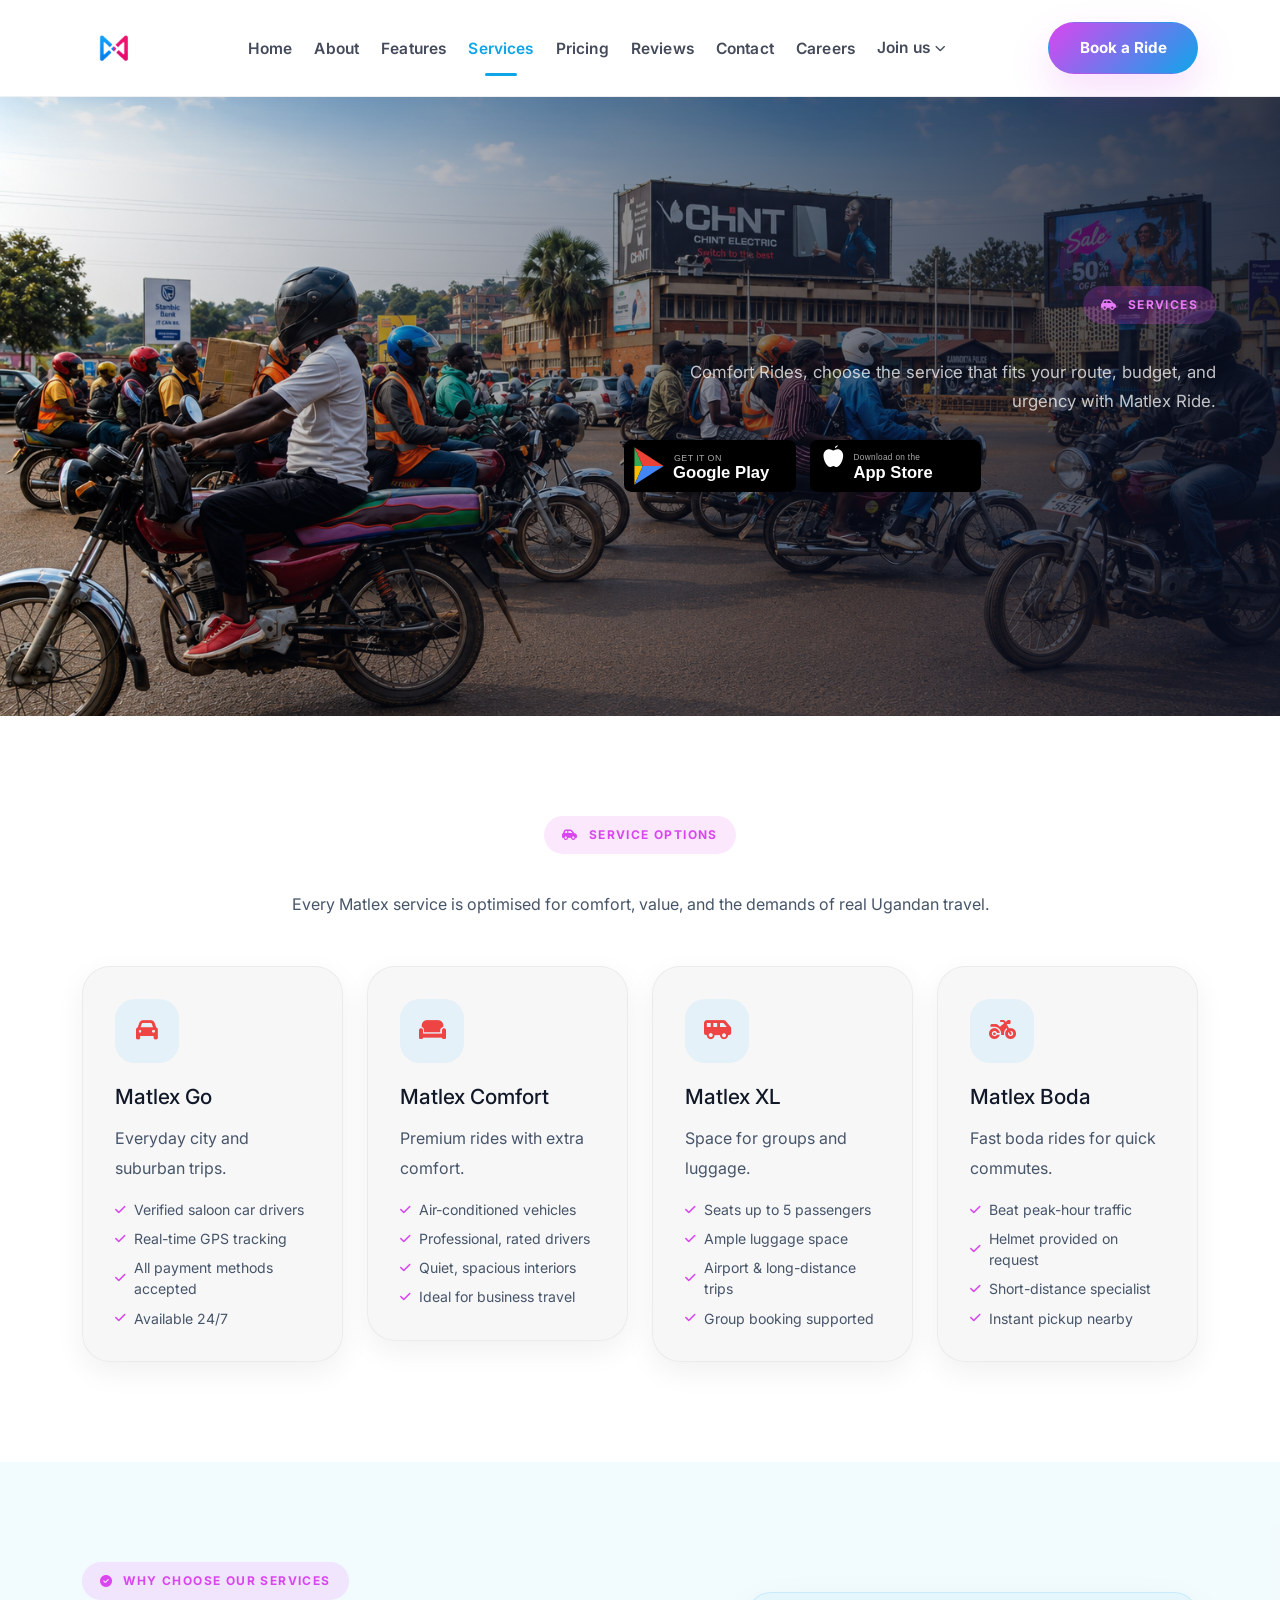
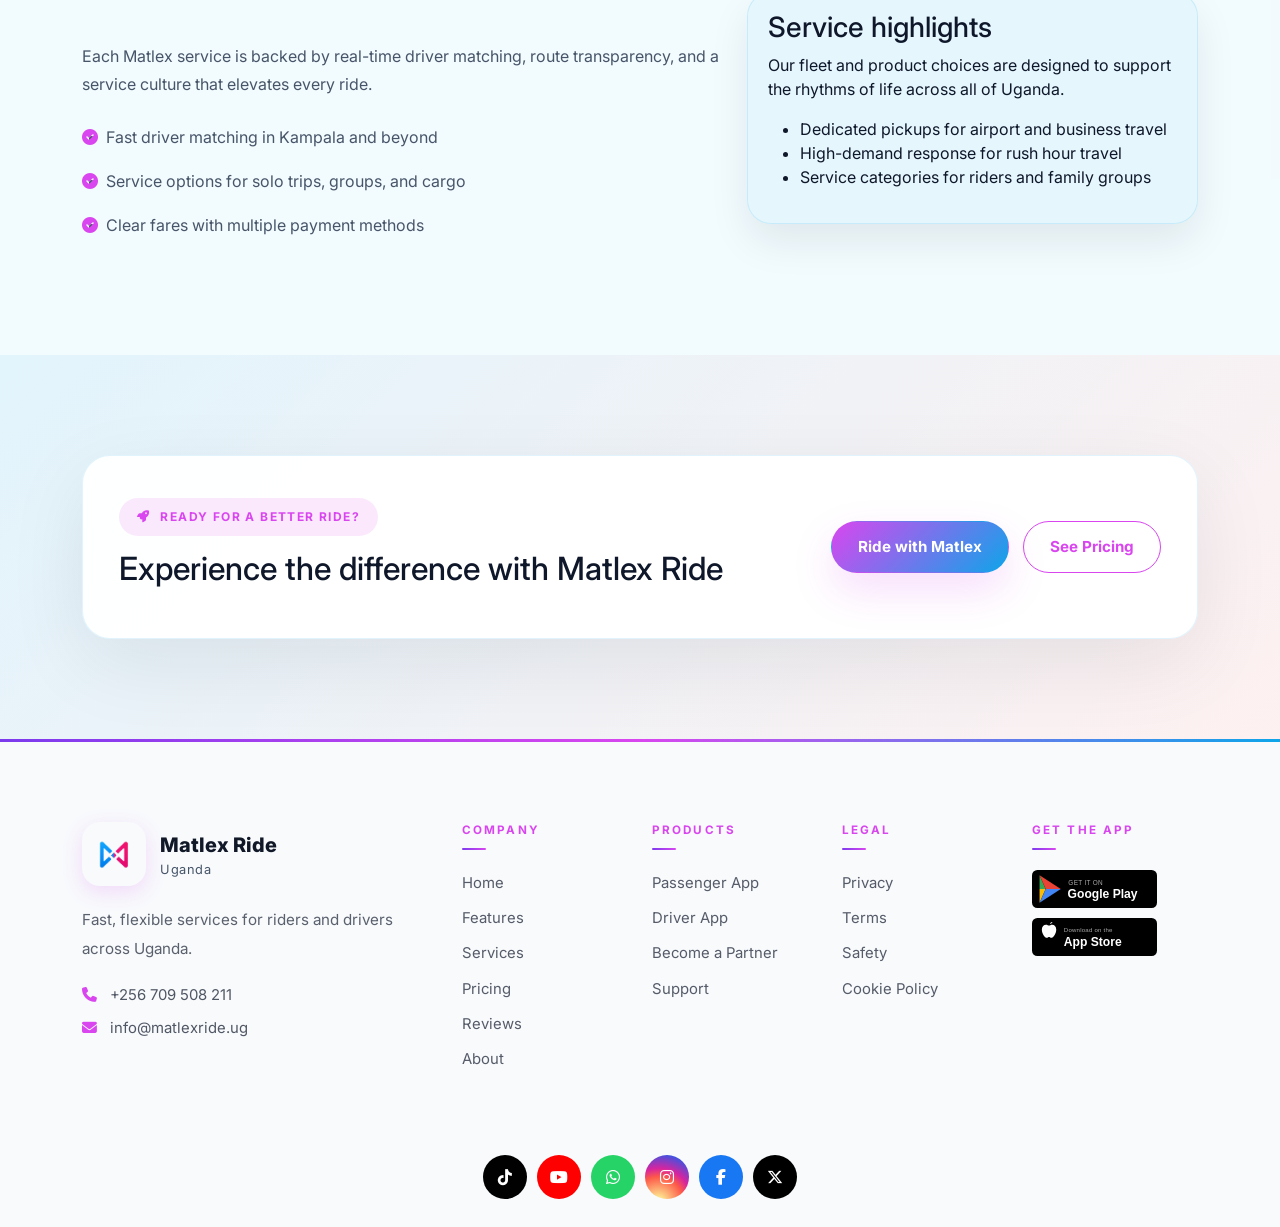
<file: pages/services.html>
﻿<!DOCTYPE html>
<html lang="en">
<head>
  <meta charset="UTF-8" />
  <meta name="viewport" content="width=device-width, initial-scale=1.0" />
  <link rel="icon" href="../assets/images/Logo1.png" type="image/png">
  <title>Services — Matlex Ride</title>
  <meta name="description" content="Explore Matlex Ride services including everyday taxis, comfort rides, XL vehicles, and boda options designed for Uganda's traffic and travel needs." />
  <link rel="stylesheet" href="https://cdn.jsdelivr.net/npm/bootstrap@5.3.3/dist/css/bootstrap.min.css" />
  <link rel="stylesheet" href="https://cdnjs.cloudflare.com/ajax/libs/font-awesome/6.5.2/css/all.min.css" />
  <link rel="preconnect" href="https://fonts.googleapis.com" />
  <link rel="preconnect" href="https://fonts.gstatic.com" crossorigin />
  <link href="https://fonts.googleapis.com/css2?family=Inter:wght@400;500;600;700;800&family=Poppins:wght@500;600;700;800&display=swap" rel="stylesheet" />
  <link rel="stylesheet" href="../assets/css/style.css" />
</head>
<body>

<nav class="navbar-main" id="navbar">
  <div class="container-xl">
    <div class="navbar-inner">
      <a href="../index.html" class="nav-logo">
        <img src="../assets/images/Logo1.png" alt="Matlex Ride logo" class="nav-logo-img">
      </a>

      <ul class="nav-links">
        <li><a href="../index.html">Home</a></li>
        <li><a href="about.html">About</a></li>
        <li><a href="features.html">Features</a></li>
        <li><a href="services.html" class="active" aria-current="page">Services</a></li>
        <li><a href="pricing.html">Pricing</a></li>
        <li><a href="reviews.html">Reviews</a></li>
        <li><a href="contact.html">Contact</a></li>
        <li><a href="careers.html">Careers</a></li>
        <li class="nav-dropdown">
          <a href="#" class="nav-drop-toggle">Join us <i class="fa-solid fa-chevron-down nav-drop-icon"></i></a>
          <ul class="nav-drop-menu">
            <li><a href="../client/index.html"><i class="fa-solid fa-user"></i> Passenger App</a></li>
            <li><a href="../driver/index.html"><i class="fa-solid fa-car"></i> Driver App</a></li>
            <li><a href="login.html"><i class="fa-solid fa-building"></i> Business Account</a></li>
          </ul>
        </li>
      </ul>

      <div class="nav-cta">
        <a href="../client/index.html" class="btn-brand">Book a Ride</a>
      </div>

      <button class="hamburger" id="hamburger" aria-label="Toggle menu">
        <span></span><span></span><span></span>
      </button>
    </div>
  </div>
</nav>

<div class="mobile-nav" id="mobileNav">
  <a href="../index.html">Home</a>
  <a href="about.html">About</a>
  <a href="features.html">Features</a>
  <a href="services.html">Services</a>
  <a href="pricing.html">Pricing</a>
  <a href="reviews.html">Reviews</a>
  <a href="contact.html">Contact</a>
  <div class="mobile-nav-join-label">Join us</div>
  <div class="mobile-nav-ctas">
    <a href="../client/index.html">Passenger App</a>
    <a href="../driver/index.html">Driver App</a>
    <a href="login.html">Business Account</a>
  </div>
</div>

<section class="riden-showcase riden-showcase-page-hero" id="home">
  <img src="../assets/images/Serv.png" alt="Matlex Ride services" class="riden-img">
  <div class="riden-overlay">
    <div class="riden-content reveal">
      <span class="section-tag riden-tag"><i class="fa-solid fa-car-side"></i> Services</span>
      <h2 class="riden-heading"></h2>
      <p class="riden-text">Comfort Rides, choose the service that fits your route, budget, and urgency with Matlex Ride.</p>
      <div class="hero-actions mt-4">
        <a href="#" class="store-badge-link">
          <img src="../assets/images/google-play-badge.svg" alt="Get it on Google Play" class="store-badge">
        </a>
        <a href="#" class="store-badge-link">
          <img src="../assets/images/app-store-badge.svg" alt="Download on the App Store" class="store-badge">
        </a>
      </div>
    </div>
  </div>
</section>

<section class="section-py" aria-label="Service options">
  <div class="container-xl">
    <div class="section-head text-center mb-5 reveal">
      <span class="section-tag"><i class="fa-solid fa-car-side"></i> Service Options</span>
      <h2></h2>
      <p>Every Matlex service is optimised for comfort, value, and the demands of real Ugandan travel.</p>
    </div>

    <div class="row g-4">
      <div class="col-sm-6 col-lg-3 reveal">
        <div class="service-card">
          <div class="service-icon"><i class="fa-solid fa-car"></i></div>
          <h3>Matlex Go</h3>
          <p>Everyday city and suburban trips.</p>
          <ul class="service-features">
            <li>Verified saloon car drivers</li>
            <li>Real-time GPS tracking</li>
            <li>All payment methods accepted</li>
            <li>Available 24/7</li>
          </ul>
        </div>
      </div>
      <div class="col-sm-6 col-lg-3 reveal reveal-delay-1">
        <div class="service-card">
          <div class="service-icon"><i class="fa-solid fa-couch"></i></div>
          <h3>Matlex Comfort</h3>
          <p>Premium rides with extra comfort.</p>
          <ul class="service-features">
            <li>Air-conditioned vehicles</li>
            <li>Professional, rated drivers</li>
            <li>Quiet, spacious interiors</li>
            <li>Ideal for business travel</li>
          </ul>
        </div>
      </div>
      <div class="col-sm-6 col-lg-3 reveal reveal-delay-2">
        <div class="service-card">
          <div class="service-icon"><i class="fa-solid fa-van-shuttle"></i></div>
          <h3>Matlex XL</h3>
          <p>Space for groups and luggage.</p>
          <ul class="service-features">
            <li>Seats up to 5 passengers</li>
            <li>Ample luggage space</li>
            <li>Airport & long-distance trips</li>
            <li>Group booking supported</li>
          </ul>
        </div>
      </div>
      <div class="col-sm-6 col-lg-3 reveal reveal-delay-3">
        <div class="service-card">
          <div class="service-icon"><i class="fa-solid fa-motorcycle"></i></div>
          <h3>Matlex Boda</h3>
          <p>Fast boda rides for quick commutes.</p>
          <ul class="service-features">
            <li>Beat peak-hour traffic</li>
            <li>Helmet provided on request</li>
            <li>Short-distance specialist</li>
            <li>Instant pickup nearby</li>
          </ul>
        </div>
      </div>
    </div>
  </div>
</section>

<section class="section-py section-alt" aria-label="Service benefits">
  <div class="container-xl">
    <div class="row align-items-center gy-5">
      <div class="col-lg-7 reveal">
        <div class="section-head mb-4">
          <span class="section-tag"><i class="fa-solid fa-circle-check"></i> Why choose our services</span>
          <h2></h2>
        </div>
        <p class="section-desc">Each Matlex service is backed by real-time driver matching, route transparency, and a service culture that elevates every ride.</p>
        <ul class="feature-list">
          <li>Fast driver matching in Kampala and beyond</li>
          <li>Service options for solo trips, groups, and cargo</li>
          <li>Clear fares with multiple payment methods</li>
        </ul>
      </div>
      <div class="col-lg-5 reveal reveal-delay-1">
        <div class="glass-card">
          <h3>Service highlights</h3>
          <p>Our fleet and product choices are designed to support the rhythms of life across all of Uganda.</p>
          <ul>
            <li>Dedicated pickups for airport and business travel</li>
            <li>High-demand response for rush hour travel</li>
            <li>Service categories for riders and family groups</li>
          </ul>
        </div>
      </div>
    </div>
  </div>
</section>

<section class="section-py cta-section" aria-label="Browse services">
  <div class="container-xl">
    <div class="cta-panel reveal">
      <div>
        <span class="section-tag cta-tag"><i class="fa-solid fa-rocket"></i> Ready for a better ride?</span>
        <h2>Experience the difference with Matlex Ride</h2>
      </div>
      <div class="cta-actions">
        <a href="../client/index.html" class="btn-brand">Ride with Matlex</a>
        <a href="pricing.html" class="btn-outline">See Pricing</a>
      </div>
    </div>
  </div>
</section>

<footer class="footer">
  <div class="container-xl">
    <div class="row gy-5">
      <div class="col-lg-4">
        <div class="footer-brand">
          <img src="../assets/images/Logo1.png" alt="Matlex Ride logo" class="footer-logo-img">
          <div>
            <div class="footer-logo-name">Matlex Ride</div>
            <div class="footer-logo-sub">Uganda</div>
          </div>
        </div>
        <p class="footer-desc">Fast, flexible services for riders and drivers across Uganda.</p>
        <div class="footer-contact">
          <a href="tel:+256709508211"><i class="fa-solid fa-phone"></i> +256 709 508 211</a>
          <a href="mailto:hello@matlexride.ug"><i class="fa-solid fa-envelope"></i> info@matlexride.ug</a>
        </div>
      </div>

      <div class="col-12 col-sm-6 col-lg-2">
        <div class="footer-heading">Company</div>
        <ul class="footer-links">
          <li><a href="../index.html">Home</a></li>
          <li><a href="features.html">Features</a></li>
          <li><a href="services.html">Services</a></li>
          <li><a href="pricing.html">Pricing</a></li>
          <li><a href="reviews.html">Reviews</a></li>
          <li><a href="about.html">About</a></li>
        </ul>
      </div>

      <div class="col-12 col-sm-6 col-lg-2">
        <div class="footer-heading">Products</div>
        <ul class="footer-links">
          <li><a href="../client/index.html">Passenger App</a></li>
          <li><a href="../driver/index.html">Driver App</a></li>
          <li><a href="contact.html">Become a Partner</a></li>
          <li><a href="contact.html">Support</a></li>
        </ul>
      </div>

      <div class="col-12 col-sm-6 col-lg-2">
        <div class="footer-heading">Legal</div>
        <ul class="footer-links">
          <li><a href="#">Privacy</a></li>
          <li><a href="#">Terms</a></li>
          <li><a href="#">Safety</a></li>
          <li><a href="#">Cookie Policy</a></li>
        </ul>
      </div>

      <div class="col-12 col-sm-6 col-lg-2">
        <div class="footer-heading">Get the app</div>
        <div class="footer-badges">
          <a href="#" class="store-badge-link"><img src="../assets/images/google-play-badge.svg" alt="Google Play" class="store-badge"></a>
          <a href="#" class="store-badge-link"><img src="../assets/images/app-store-badge.svg" alt="App Store" class="store-badge"></a>
        </div>
      </div>

    </div>

    <div class="footer-bottom">
      <div class="footer-social">
        <a href="#" class="social-icon si-tiktok"><i class="fa-brands fa-tiktok"></i></a>
        <a href="#" class="social-icon si-youtube"><i class="fa-brands fa-youtube"></i></a>
        <a href="#" class="social-icon si-whatsapp"><i class="fa-brands fa-whatsapp"></i></a>
        <a href="#" class="social-icon si-instagram"><i class="fa-brands fa-instagram"></i></a>
        <a href="#" class="social-icon si-facebook"><i class="fa-brands fa-facebook-f"></i></a>
        <a href="#" class="social-icon si-x"><i class="fa-brands fa-x-twitter"></i></a>
      </div>
    </div>
  </div>
</footer>

<div class="back-to-top" title="Back to top"><i class="fa-solid fa-chevron-up"></i></div>

<script src="https://cdn.jsdelivr.net/npm/bootstrap@5.3.3/dist/js/bootstrap.bundle.min.js"></script>
<script src="../assets/js/main.js"></script>
</body>
</html>
</file>
<file: assets/css/style.css>
﻿/* =============================================
   MATLEX RIDE — Modern Landing Page Styles
   ============================================= */

:root {
  --bg: #FFFFFF;
  --surface: rgba(15,23,42,.04);
  --surface-strong: rgba(15,23,42,.08);
  --surface-soft: rgba(15,23,42,.02);
  --border: rgba(15,23,42,.12);
  --text: #0F172A;
  --text-strong: #111827;
  --muted: #475569;
  --primary: #0F172A;
  --primary-light: #E0F2FE;
  --accent: #D946EF;
  --accent-blue: #0EA5E9;
  --accent-red: #EF4444;
  --accent-soft: rgba(217,70,239,.16);
  --white: #FFFFFF;
  --radius: 24px;
  --radius-sm: 16px;
  --shadow: 0 24px 80px rgba(15,23,42,.08);
  --shadow-sm: 0 10px 30px rgba(15,23,42,.06);
  --tr: 0.32s ease;
}

* { box-sizing: border-box; }
html { scroll-behavior: smooth; scroll-padding-top: 96px; }
body {
  margin: 0;
  font-family: 'Inter', 'Poppins', sans-serif;
  background: #FFFFFF;
  color: var(--text);
  overflow-x: hidden;
}

img, svg { max-width: 100%; display: block; }
a { color: inherit; text-decoration: none; }
button, a, input, select, textarea { outline: none; }
button:focus-visible, a:focus-visible, input:focus-visible, select:focus-visible, textarea:focus-visible { outline: 2px solid rgba(217,70,239,.8); outline-offset: 3px; }

.section-py { padding: 100px 0; }
.section-alt { background: rgba(14,165,233,.05); }

.section-tag {
  display: inline-flex;
  align-items: center;
  gap: 10px;
  background: rgba(217,70,239,.12);
  color: var(--accent);
  font-size: 12px;
  font-weight: 700;
  text-transform: uppercase;
  letter-spacing: 1.4px;
  padding: 10px 18px;
  border-radius: 999px;
  margin-bottom: 18px;
}
.section-tag i { font-size: 12px; }

.section-head h2,
.section-title { font-size: clamp(2rem, 3vw, 3.5rem); line-height: 1.05; margin: 0 0 18px; font-weight: 800; letter-spacing: -.02em; }
.section-head p,
.section-desc { max-width: 700px; margin: 0 auto; color: var(--muted); line-height: 1.75; }

.btn-brand, .btn-outline {
  display: inline-flex;
  align-items: center;
  justify-content: center;
  border-radius: 999px;
  padding: 14px 26px;
  font-size: 0.95rem;
  font-weight: 700;
  transition: transform var(--tr), box-shadow var(--tr), background var(--tr), border-color var(--tr), color var(--tr);
}

.btn-brand {
  background: linear-gradient(135deg, var(--accent), var(--accent-blue));
  color: var(--white);
  border: 1px solid transparent;
  box-shadow: 0 18px 40px rgba(217,70,239,.18);
}
.btn-brand:hover { transform: translateY(-2px); box-shadow: 0 22px 46px rgba(217,70,239,.24); }

.btn-outline {
  background: transparent;
  color: var(--accent);
  border: 1px solid var(--accent);
}
.btn-outline:hover { background: rgba(217,70,239,.08); transform: translateY(-2px); color: var(--accent-blue); }

.btn-link {
  color: var(--accent-blue);
  padding: 10px 16px;
  border-radius: 12px;
  border: 1px solid transparent;
}
.btn-link:hover { background: rgba(14,165,233,.08); color: var(--accent-red); }

.navbar-main {
  position: fixed;
  top: 0;
  left: 0;
  right: 0;
  z-index: 999;
  padding: 16px 0;
  background: rgba(255,255,255,.94);
  box-shadow: 0 20px 50px rgba(15,23,42,.08);
  backdrop-filter: blur(16px);
  border-bottom: 1px solid rgba(15,23,42,.06);
}
.navbar-main.scrolled {
  background: rgba(255,255,255,.98);
  box-shadow: 0 18px 48px rgba(15,23,42,.08);
}
.navbar-inner {
  display: flex;
  align-items: center;
  justify-content: space-between;
  gap: 24px;
}

.nav-logo { display: flex; align-items: center; gap: 14px; }
.nav-logo-img {
  width: 64px;
  height: 64px;
  border-radius: 18px;
  object-fit: contain;
}

.nav-links {
  display: flex;
  align-items: center;
  gap: 22px;
  list-style: none;
  margin: 0;
  padding: 0;
}
.nav-links a {
  position: relative;
  color: rgba(15,23,42,.78);
  font-weight: 600;
  font-size: 0.97rem;
  letter-spacing: 0.01em;
  padding: 8px 0;
  transition: color .24s ease, transform .24s ease;
}
.nav-links a::after {
  content: '';
  position: absolute;
  left: 50%;
  bottom: -10px;
  width: 0;
  height: 3px;
  border-radius: 999px;
  background: var(--accent-blue);
  transform: translateX(-50%);
  transition: width .24s ease;
}
.nav-links a:hover,
.nav-links a.active { color: var(--accent-blue); }
.nav-links a:hover::after,
.nav-links a.active::after { width: 32px; }

/* ── Nav Dropdown ── */
.nav-dropdown { position: relative; }
.nav-drop-toggle {
  display: flex !important;
  align-items: center;
  gap: 5px;
  cursor: pointer;
  user-select: none;
}
.nav-drop-icon {
  font-size: 0.68rem;
  transition: transform .24s ease;
}
.nav-dropdown:hover .nav-drop-icon { transform: rotate(180deg); }
.nav-drop-menu {
  position: absolute;
  top: calc(100% + 14px);
  right: -12px;
  min-width: 182px;
  background: rgba(255,255,255,.98);
  backdrop-filter: blur(16px);
  border-radius: 14px;
  box-shadow: 0 16px 48px rgba(15,23,42,.12);
  border: 1px solid rgba(15,23,42,.06);
  list-style: none;
  padding: 8px;
  margin: 0;
  opacity: 0;
  visibility: hidden;
  transform: translateY(8px);
  transition: opacity .22s ease, transform .22s ease, visibility .22s;
  z-index: 1000;
}
.nav-dropdown:hover .nav-drop-menu {
  opacity: 1;
  visibility: visible;
  transform: translateY(0);
}
.nav-drop-menu li { list-style: none; }
.nav-drop-menu li a {
  display: flex;
  align-items: center;
  gap: 8px;
  padding: 10px 14px;
  border-radius: 10px;
  font-weight: 600;
  font-size: 0.93rem;
  color: rgba(15,23,42,.78);
  transition: background .18s ease, color .18s ease;
}
.nav-drop-menu li a::after { display: none !important; }
.nav-drop-menu li a:hover {
  background: rgba(217,70,239,.08);
  color: var(--accent-blue);
}
.mobile-nav-join-label {
  font-size: 0.78rem;
  font-weight: 700;
  text-transform: uppercase;
  letter-spacing: 0.08em;
  color: rgba(15,23,42,.45);
  padding: 18px 0 2px;
}

.nav-cta {
  display: flex;
  align-items: center;
  gap: 12px;
}
.nav-cta .btn-outline {
  border: 1px solid rgba(14,165,233,.25);
  color: var(--accent-blue);
  background: transparent;
}
.nav-cta .btn-outline:hover {
  background: rgba(14,165,233,.08);
}
.nav-cta .btn-brand {
  min-width: 150px;
}

.hamburger {
  display: none;
  width: 48px;
  height: 48px;
  border: 1px solid rgba(15,23,42,.12);
  background: rgba(15,23,42,.04);
  border-radius: 16px;
  padding: 10px;
  cursor: pointer;
  flex-direction: column;
  justify-content: space-between;
}
.hamburger span {
  width: 100%;
  height: 3px;
  border-radius: 999px;
  background: var(--text);
  transition: transform .32s ease, opacity .32s ease;
}
.hamburger.open span:nth-child(1) { transform: translateY(8px) rotate(45deg); }
.hamburger.open span:nth-child(2) { opacity: 0; }
.hamburger.open span:nth-child(3) { transform: translateY(-8px) rotate(-45deg); }

.mobile-nav {
  display: none;
  position: fixed;
  top: 80px;
  left: 20px;
  right: 20px;
  padding: 24px;
  background: rgba(255,255,255,.98);
  backdrop-filter: blur(20px);
  border-radius: 24px;
  box-shadow: 0 28px 80px rgba(15,23,42,.08);
  z-index: 998;
}
.mobile-nav.open { display: block; }
.mobile-nav a {
  display: block;
  color: var(--text);
  padding: 14px 0;
  font-weight: 700;
  border-bottom: 1px solid rgba(15,23,42,.08);
}
.mobile-nav a:last-child { border-bottom: none; }
.mobile-nav-ctas { display: grid; gap: 12px; margin-top: 22px; }
.mobile-nav-ctas a { border-radius: 999px; padding: 14px 16px; border: 1px solid rgba(14,165,233,.25); text-align: center; }

@media (max-width: 900px) {
  .nav-links { display: none; }
  .nav-cta { display: none; }
  .hamburger { display: flex; }
}

.hero {
  position: relative;
  min-height: 100vh;
  display: flex;
  align-items: center;
  padding-top: 120px;
}
.hero .container-xl {
  position: relative;
  z-index: 1;
}
.hero-layer {
  position: absolute;
  inset: 0;
  pointer-events: none;
  z-index: 0;
}
.hero-layer-1 { background: radial-gradient(circle at top left, rgba(217,70,239,.18), transparent 25%); }
.hero-layer-2 { background: radial-gradient(circle at 20% 40%, rgba(56,189,248,.16), transparent 22%); }
.hero-layer-3 { background: radial-gradient(circle at 90% 20%, rgba(99,102,241,.12), transparent 18%); }

.hero-copy {
  max-width: 620px;
  position: relative;
  z-index: 2;
}
.hero-pill {
  display: inline-flex;
  align-items: center;
  color: var(--accent-blue);
  background: rgba(14,165,233,.08);
  padding: 10px 16px;
  border-radius: 999px;
  font-size: 0.86rem;
  letter-spacing: .05em;
  margin-bottom: 24px;
}
.hero h1, .hero h2 {
  font-size: clamp(1.8rem, 4vw, 3.4rem);
  line-height: 1.1;
  margin: 0;
  color: var(--text-strong);
  white-space: nowrap;
}
.hero h1 span { color: var(--accent-red); }
.hero-tagline {
  display: inline;
  font-family: 'Poppins', sans-serif;
  font-weight: 700;
  font-size: 1.05em;
  color: var(--text-strong);
}
.hero-text {
  margin: 28px 0;
  max-width: 560px;
  color: var(--muted);
  font-size: 1rem;
  line-height: 1.9;
}

.hero-actions {
  display: flex;
  flex-wrap: wrap;
  gap: 14px;
  margin-bottom: 34px;
}
.store-badge-link { display: inline-flex; }
.store-badge {
  height: 52px;
  width: auto;
  transition: opacity .2s, transform .2s;
}
.store-badge:hover { opacity: .85; transform: translateY(-2px); }

.hero-stats {
  display: grid;
  grid-template-columns: repeat(3, minmax(0, 1fr));
  gap: 16px;
}
.hero-stats div {
  padding: 18px 20px;
  background: linear-gradient(180deg, rgba(14,165,233,.18), rgba(255,255,255,.96));
  border: 1px solid rgba(14,165,233,.22);
  border-radius: 18px;
  color: var(--text-strong);
  box-shadow: 0 18px 40px rgba(14,165,233,.12);
  position: relative;
  z-index: 3;
  word-break: break-word;
  overflow-wrap: break-word;
}
.hero-stats strong { display: block; font-size: 1.1rem; font-weight: 800; margin-bottom: 6px; }

.hero-visual {
  position: relative;
  display: flex;
  justify-content: center;
  z-index: 2;
}
/* hero-mobile-shot removed — original phone mockup uses .phone-card styles */
.phone-card {
  width: 100%;
  max-width: 280px;
  margin: 0 auto;
}
.phone-card .phone-shot {
  width: 100%;
  height: auto;
  display: block;
}

@media (max-width: 660px) {
  .phone-card .phone-shot { height: auto; }
}
.phone-screen {
  position: relative;
  min-height: 540px;
  padding: 28px;
  background: linear-gradient(180deg, rgba(15,23,42,.96), #111827);
}
.screen-top {
  display: flex;
  align-items: center;
  justify-content: space-between;
  gap: 14px;
  margin-bottom: 26px;
  color: rgba(226,232,240,.9);
  font-size: 0.95rem;
}
.status-chip {
  padding: 10px 14px;
  border-radius: 999px;
  background: rgba(239,68,68,.12);
  color: var(--accent-red);
  font-weight: 700;
  letter-spacing: .01em;
}
.map-grid {
  position: absolute;
  inset: 104px 28px 120px 28px;
  background-image: linear-gradient(rgba(255,255,255,.04) 1px, transparent 1px), linear-gradient(90deg, rgba(255,255,255,.04) 1px, transparent 1px);
  background-size: 32px 32px;
  border-radius: 30px;
}
.map-dot {
  position: absolute;
  width: 16px;
  height: 16px;
  border-radius: 50%;
  border: 2px solid rgba(255,255,255,.95);
  box-shadow: 0 0 0 8px rgba(255,255,255,.06);
}
.dot-primary { background: linear-gradient(135deg, #7C3AED, #D946EF); left: 48%; top: 55%; transform: translate(-50%, -50%); }
.dot-secondary { background: rgba(255,255,255,.95); }
.map-cta {
  position: absolute;
  left: 28px;
  right: 28px;
  bottom: 26px;
  padding: 22px;
  background: rgba(14,165,233,.08);
  border: 1px solid rgba(14,165,233,.14);
  border-radius: 24px;
  display: grid;
  gap: 10px;
  color: var(--text-strong);
}
.map-cta div:first-child { color: var(--muted); font-size: .95rem; }
.map-cta div:last-child { font-size: 1.1rem; font-weight: 700; }

.hero-info-cards {
  display: grid;
  grid-template-columns: repeat(2, minmax(0, 1fr));
  gap: 18px;
  margin-top: 34px;
  position: relative;
  z-index: 2;
}
/* Contact info cards */
.contact-info-card { border-radius: 20px; padding: 32px 28px; background: #fff; border: 1px solid rgba(15,23,42,.07); box-shadow: 0 4px 24px rgba(15,23,42,.06); text-align: center; height: 100%; display: flex; flex-direction: column; align-items: center; gap: 10px; transition: transform .2s, box-shadow .2s; }
.contact-info-card:hover { transform: translateY(-5px); box-shadow: 0 16px 48px rgba(15,23,42,.1); }
.contact-info-card--accent { background: linear-gradient(145deg, rgba(217,70,239,.08), rgba(14,165,233,.06)); border-color: rgba(217,70,239,.2); }
.contact-info-icon { width: 56px; height: 56px; border-radius: 16px; background: linear-gradient(135deg, #D946EF, #7c3aed); display: flex; align-items: center; justify-content: center; color: #fff; font-size: 1.3rem; margin-bottom: 4px; }
.contact-info-card--accent .contact-info-icon { background: linear-gradient(135deg, #7c3aed, #0ea5e9); }
.contact-info-card h3 { font-size: 1.1rem; font-weight: 700; color: var(--text-strong); margin: 0; }
.contact-info-card p { color: var(--muted); font-size: .9rem; line-height: 1.65; margin: 0; }
.contact-info-card a { font-weight: 600; font-size: .95rem; color: #D946EF; text-decoration: none; margin-top: auto; }
.contact-info-card a:hover { text-decoration: underline; }

/* ── Contact Get In Touch panel ── */
.contact-touch-section {
  display: flex;
  min-height: 480px;
}
.contact-touch-left {
  flex: 0 0 42%;
  background: var(--nav-bg, #0a1023);
  padding: 64px 56px;
  display: flex;
  flex-direction: column;
  justify-content: center;
  gap: 20px;
}
.contact-touch-heading {
  font-size: clamp(1.8rem, 3vw, 2.6rem);
  font-weight: 800;
  color: #fff;
  margin: 0;
  letter-spacing: -.5px;
}
.contact-touch-tagline {
  color: rgba(255,255,255,.75);
  font-size: 1rem;
  line-height: 1.7;
  margin: 0;
}
.contact-touch-desc {
  color: rgba(255,255,255,.55);
  font-size: .9rem;
  line-height: 1.7;
  margin: 0;
}
.contact-touch-socials {
  display: flex;
  gap: 10px;
  flex-wrap: wrap;
  margin-top: 8px;
}
.contact-touch-right {
  flex: 1;
  background: #f8fafc;
  padding: 64px 56px;
  display: flex;
  align-items: center;
}
.contact-touch-form {
  width: 100%;
  display: flex;
  flex-direction: column;
  gap: 20px;
}
.contact-touch-field {
  display: flex;
  flex-direction: column;
  gap: 6px;
  border-bottom: 1px solid rgba(15,23,42,.15);
  padding-bottom: 8px;
}
.contact-touch-field label {
  font-size: .8rem;
  font-weight: 600;
  color: var(--text-strong);
  text-transform: uppercase;
  letter-spacing: .05em;
}
.contact-touch-field input,
.contact-touch-field textarea {
  border: none;
  background: transparent;
  outline: none;
  font-size: .95rem;
  color: var(--text-strong);
  font-family: inherit;
  resize: none;
  padding: 4px 0;
}
.contact-touch-field input::placeholder,
.contact-touch-field textarea::placeholder {
  color: rgba(15,23,42,.35);
}
.contact-touch-btn {
  align-self: flex-start;
  background: #22c55e;
  color: #fff;
  border: none;
  padding: 14px 48px;
  border-radius: 50px;
  font-size: .95rem;
  font-weight: 700;
  letter-spacing: .1em;
  cursor: pointer;
  box-shadow: 0 4px 20px rgba(34,197,94,.35);
  transition: background .2s, box-shadow .2s, transform .15s;
}
.contact-touch-btn:hover {
  background: #16a34a;
  box-shadow: 0 6px 28px rgba(34,197,94,.45);
  transform: translateY(-2px);
}
@media (max-width: 768px) {
  .contact-touch-section { flex-direction: column; }
  .contact-touch-left { flex: none; padding: 48px 28px; }
  .contact-touch-right { flex: none; padding: 48px 28px; }
}

.glass-card {
  border-radius: 24px;
  padding: 18px 20px;
  background: rgba(14,165,233,.05);
  border: 1px solid rgba(14,165,233,.14);
  box-shadow: 0 18px 40px rgba(15,23,42,.08);
}
.glass-card-accent { background: rgba(217,70,239,.14); border-color: rgba(217,70,239,.24); }
.glass-title { font-size: 0.95rem; font-weight: 700; margin-bottom: 8px; color: var(--text-strong); }
.glass-text { color: var(--muted); font-size: 0.95rem; line-height: 1.8; }

.feature-list {
  margin: 24px 0 0;
  padding-left: 24px;
  color: var(--muted);
  line-height: 1.9;
}
.feature-list li {
  margin-bottom: 14px;
  position: relative;
}
.feature-list li::before {
  content: "\f058";
  font-family: "Font Awesome 6 Free";
  font-weight: 900;
  position: absolute;
  left: -24px;
  color: var(--accent);
}

.stats-bar {
  padding-top: 48px;
  padding-bottom: 48px;
  transform: translateY(-12px);
}
.stats-grid {
  display: grid;
  grid-template-columns: repeat(4, minmax(0, 1fr));
  gap: 18px;
}
.stat-card {
  background: linear-gradient(180deg, rgba(217,70,239,.14), rgba(255,255,255,.94));
  border: 1px solid rgba(217,70,239,.18);
  border-radius: 24px;
  padding: 28px 24px;
  text-align: center;
  box-shadow: 0 28px 80px rgba(14,165,233,.1);
  position: relative;
  z-index: 2;
}
.stat-number { font-size: 2rem; font-weight: 800; color: var(--accent-red); margin-bottom: 8px; }
.stat-label { color: var(--muted); text-transform: uppercase; letter-spacing: .08em; font-size: .82rem; }

.section-head { max-width: 820px; margin-left: auto; margin-right: auto; }
.section-head h2 { margin-top: 0; }

.feature-card,
.service-card,
.pricing-card,
.testimonial-card { border-radius: 28px; padding: 32px; background: rgba(15,23,42,.03); border: 1px solid rgba(15,23,42,.05); box-shadow: var(--shadow-sm); transition: transform var(--tr), box-shadow var(--tr), border-color var(--tr); }
.feature-card:hover,
.service-card:hover,
.pricing-card:hover,
.testimonial-card:hover { transform: translateY(-6px); box-shadow: 0 26px 70px rgba(15,23,42,.08); }

.feature-icon,
.service-icon {
  width: 64px;
  height: 64px;
  border-radius: 20px;
  display: grid;
  place-items: center;
  background: rgba(14,165,233,.08);
  color: var(--accent-red);
  font-size: 1.35rem;
  margin-bottom: 22px;
}
.feature-icon-magenta { background: rgba(217,70,239,.18); color: #581C87; }
.feature-card h3,
.service-card h3,
.pricing-card h3 { font-size: 1.3rem; margin-bottom: 14px; color: var(--text-strong); }
.feature-card p,
.service-card p { color: var(--muted); line-height: 1.85; }

.service-features { list-style: none; padding: 0; margin: 16px 0 0; display: flex; flex-direction: column; gap: 8px; }
.service-features li { display: flex; align-items: center; gap: 8px; font-size: .88rem; color: var(--muted); }
.service-features li::before { content: "\f00c"; font-family: "Font Awesome 6 Free"; font-weight: 900; color: #D946EF; font-size: .75rem; flex-shrink: 0; }

.pricing-card {
  min-height: 380px;
  display: flex;
  flex-direction: column;
  justify-content: space-between;
}
.pricing-card-highlight { background: linear-gradient(180deg, rgba(217,70,239,.18), rgba(14,165,233,.14)); border-color: rgba(217,70,239,.28); }
.pricing-icon { font-size: 2rem; margin-bottom: 16px; color: #D946EF; }
.pricing-card-highlight .pricing-icon { color: var(--accent-blue); }
.pricing-badge { display: inline-flex; align-items: center; justify-content: center; padding: 9px 16px; border-radius: 999px; background: rgba(217,70,239,.08); color: var(--accent-blue); font-size: 0.85rem; font-weight: 700; margin-bottom: 24px; }
.pricing-price { font-size: 2.2rem; font-weight: 800; color: var(--text-strong); margin-bottom: 20px; }
.pricing-price span { display: block; font-size: 0.95rem; font-weight: 500; color: var(--muted); margin-bottom: 10px; }
.pricing-card ul { padding-left: 18px; margin: 0 0 24px; color: var(--muted); line-height: 1.9; }
.pricing-card ul li { margin-bottom: 12px; position: relative; }
.pricing-card ul li::before { content: "\f00c"; font-family: "Font Awesome 6 Free"; font-weight: 900; position: absolute; left: -18px; color: var(--accent); }

.testimonial-carousel {
  position: relative;
  display: flex;
  align-items: center;
  gap: 18px;
}
.carousel-track-wrap {
  overflow: hidden;
  flex: 1;
  min-width: 0;
}
.carousel-track {
  display: flex;
  gap: 24px;
  transition: transform .52s ease;
}
.testimonial-card {
  min-width: 320px;
  max-width: 520px;
}
.tc-stars { color: var(--accent); margin-bottom: 18px; letter-spacing: .15em; font-size: 0.95rem; }
.tc-author { display: flex; align-items: center; gap: 16px; margin-top: 28px; }
.tc-author > div { min-width: 0; }
.tc-name, .tc-role { overflow-wrap: break-word; }
.tc-avatar { width: 52px; height: 52px; border-radius: 18px; display: grid; place-items: center; color: var(--accent-blue); font-weight: 800; font-size: 1rem; }
.tc-name { color: var(--text-strong); font-weight: 700; }
.tc-role { color: var(--muted); font-size: .9rem; }

.carousel-btn {
  width: 48px;
  height: 48px;
  border-radius: 16px;
  background: rgba(15,23,42,.05);
  border: 1px solid rgba(15,23,42,.12);
  color: var(--accent);
  display: grid;
  place-items: center;
  cursor: pointer;
  transition: transform var(--tr), background var(--tr);
}
.carousel-btn:hover { transform: translateY(-2px); background: rgba(14,165,233,.12); }

.cta-section { background: linear-gradient(135deg, rgba(14,165,233,.12), rgba(239,68,68,.08)); }
.cta-panel {
  background: rgba(255,255,255,.96);
  border: 1px solid rgba(14,165,233,.12);
  border-radius: 28px;
  box-shadow: var(--shadow);
  padding: 42px 36px;
  display: flex;
  align-items: center;
  justify-content: space-between;
  gap: 24px;
  flex-wrap: wrap;
}
.cta-tag { margin-bottom: 14px; }
.cta-actions { display: flex; flex-wrap: wrap; gap: 14px; }

.footer {
  color: var(--text);
  padding: 80px 0 0;
  background: #f8fafc;
  border-top: 3px solid transparent;
  border-image: linear-gradient(to right, #7C3AED, #D946EF, #0ea5e9) 1;
}
.footer-brand {
  display: flex;
  align-items: center;
  gap: 14px;
  margin-bottom: 20px;
}
.footer-logo-icon {
  width: 50px;
  height: 50px;
  border-radius: 18px;
  display: grid;
  place-items: center;
  background: linear-gradient(135deg, #7C3AED, #D946EF);
  color: var(--white);
  font-weight: 800;
}
.footer-logo-img {
  width: 64px;
  height: 64px;
  border-radius: 18px;
  object-fit: contain;
  box-shadow: 0 6px 20px rgba(217,70,239,.18);
}
.footer-logo-name { font-size: 1.25rem; font-weight: 800; color: var(--text-strong); }
.footer-logo-sub { color: var(--muted); font-size: 0.8rem; letter-spacing: .04em; }
.footer-desc { max-width: 360px; color: rgba(15,23,42,.68); line-height: 1.9; font-size: .95rem; margin-bottom: 0; }
.footer-contact { display: grid; gap: 11px; margin-top: 20px; }
.footer-contact a {
  display: flex;
  align-items: center;
  gap: 10px;
  color: rgba(15,23,42,.72);
  font-size: .93rem;
  transition: color .2s;
}
.footer-contact a:hover { color: #D946EF; }
.footer-contact a i { width: 18px; color: #D946EF; flex-shrink: 0; }
.footer-badges { display: flex; flex-direction: column; gap: 10px; margin-top: 0; }
.footer-badges .store-badge { height: 38px; width: auto; }
.footer-heading {
  color: #D946EF;
  font-size: .73rem;
  letter-spacing: .18em;
  text-transform: uppercase;
  font-weight: 700;
  margin-bottom: 20px;
  position: relative;
  padding-bottom: 10px;
}
.footer-heading::after {
  content: '';
  position: absolute;
  left: 0;
  bottom: 0;
  width: 24px;
  height: 2px;
  border-radius: 999px;
  background: linear-gradient(to right, #7C3AED, #D946EF);
}
.footer-links { list-style: none; margin: 0; padding: 0; display: grid; gap: 11px; }
.footer-links a {
  color: rgba(15,23,42,.7);
  font-size: .93rem;
  transition: color .2s, padding-left .2s;
  display: inline-block;
}
.footer-links a:hover { color: #D946EF; padding-left: 4px; }
.footer-social { display: flex; gap: 10px; flex-wrap: wrap; margin-bottom: 14px; }
.social-icon {
  width: 44px;
  height: 44px;
  display: grid;
  place-items: center;
  border-radius: 50%;
  color: #fff;
  font-size: 1rem;
  border: none;
  transition: transform .22s, box-shadow .22s, opacity .22s;
}
.social-icon:hover { transform: translateY(-3px) scale(1.08); opacity: .88; }
.si-tiktok    { background: #010101; }
.si-youtube   { background: #FF0000; }
.si-whatsapp  { background: #25D366; }
.si-instagram { background: radial-gradient(circle at 30% 107%, #fdf497 0%, #fdf497 5%, #fd5949 45%, #d6249f 60%, #285AEB 90%); }
.si-facebook  { background: #1877F2; }
.si-x         { background: #000; }
.footer-social-note { font-size: .82rem; color: rgba(15,23,42,.5); line-height: 1.6; }

.team-grid {
  display: grid;
  grid-template-columns: repeat(4, minmax(0, 1fr));
  gap: 24px;
}
.team-card {
  padding: 28px;
  border-radius: 28px;
  background: rgba(255,255,255,.96);
  border: 1px solid rgba(15,23,42,.08);
  box-shadow: 0 20px 50px rgba(15,23,42,.08);
  text-align: center;
}
.team-photo {
  width: 130px;
  height: 130px;
  margin: 0 auto 22px;
  border-radius: 28px;
  background: linear-gradient(135deg, #7C3AED, #D946EF);
  box-shadow: 0 24px 50px rgba(15,23,42,.12);
}
.team-photo-alt { background: linear-gradient(135deg, #ec4899, #f97316); }
.team-photo-alt-2 { background: linear-gradient(135deg, #0ea5e9, #818cf8); }
.team-photo-alt-3 { background: linear-gradient(135deg, #22c55e, #06b6d4); }
.team-card h3 { margin-top: 0; margin-bottom: 10px; font-size: 1.25rem; }
.team-card p { color: var(--muted); margin-bottom: 18px; }
.team-socials {
  display: flex;
  justify-content: center;
  gap: 12px;
}
.team-socials a {
  width: 42px;
  height: 42px;
  display: grid;
  place-items: center;
  border-radius: 14px;
  background: rgba(14,165,233,.08);
  color: var(--accent);
  transition: transform var(--tr), background var(--tr);
}
.team-socials a:hover {
  transform: translateY(-2px);
  background: rgba(217,70,239,.14);
}

.footer-bottom {
  margin-top: 56px;
  padding: 28px 0;
  display: flex;
  justify-content: center;
}
.footer-bottom .footer-social { margin-bottom: 0; }

.back-to-top {
  position: fixed;
  bottom: 28px;
  right: 28px;
  width: 52px;
  height: 52px;
  border-radius: 18px;
  display: grid;
  place-items: center;
  background: linear-gradient(135deg, var(--accent), #7C3AED);
  color: var(--white);
  box-shadow: 0 18px 42px rgba(15,23,42,.28);
  cursor: pointer;
  opacity: 0;
  pointer-events: none;
  transition: opacity var(--tr), transform var(--tr);
}
.back-to-top.visible { opacity: 1; pointer-events: all; transform: translateY(-2px); }

.reveal { opacity: 0; transform: translateY(28px); transition: opacity .6s ease, transform .6s ease; }
.reveal.visible { opacity: 1; transform: translateY(0); }
.reveal-delay-1 { transition-delay: .12s; }
.reveal-delay-2 { transition-delay: .24s; }
.reveal-delay-3 { transition-delay: .36s; }
.reveal-delay-4 { transition-delay: .48s; }
.reveal-delay-5 { transition-delay: .6s; }

@media (max-width: 1110px) {
  .hero-stats { grid-template-columns: repeat(3, minmax(0, 1fr)); }
  .cta-panel { flex-direction: column; align-items: stretch; }
}

@media (max-width: 900px) {
  .navbar-inner { flex-wrap: wrap; }
  .nav-links { display: none; }
  .nav-cta { display: none; }
  .hamburger { display: flex; }
  .hero { padding-top: 100px; }
  .hero-visual { justify-content: flex-start; }
  .stats-grid { grid-template-columns: repeat(2, minmax(0, 1fr)); }
  .testimonial-carousel { flex-direction: column; align-items: stretch; }
  .carousel-track-wrap { width: 100%; }
  .testimonial-card { min-width: 0; width: 100%; max-width: 100%; }
  .carousel-btn { width: 100%; }
  .team-grid { grid-template-columns: repeat(2, minmax(0, 1fr)); }
  .payment-showcase .row.g-5 { --bs-gutter-x: 1.5rem; }
}

@media (max-width: 660px) {
  .section-py { padding: 70px 0; }
  .hero h1 { font-size: clamp(1.3rem, 5.5vw, 2rem); white-space: normal; }
  .hero-text { font-size: 0.98rem; }
  .hero-stats { grid-template-columns: repeat(3, minmax(0, 1fr)); gap: 8px; }
  .hero-stats div { padding: 12px 8px; font-size: 0.72rem; }
  .hero-stats strong { font-size: 0.9rem; margin-bottom: 3px; }
  .stats-grid { grid-template-columns: 1fr; }
  .feature-card, .service-card, .pricing-card, .testimonial-card { padding: 24px; }
  .carousel-track { gap: 16px; }

  .team-grid { grid-template-columns: repeat(2, minmax(0, 1fr)); }
}

/* Image gallery styles */
.image-gallery .section-head h2 { margin-bottom: 6px; }
.image-grid {
  display: grid;
  grid-template-columns: repeat(4, minmax(0, 1fr));
  gap: 20px;
}
.image-card {
  border-radius: 18px;
  overflow: hidden;
  background: var(--white);
  border: 1px solid var(--surface-strong);
  box-shadow: var(--shadow-sm);
  display: flex;
  flex-direction: column;
}
.image-card img { width: 100%; height: 220px; object-fit: cover; display: block; }
.image-card figcaption { padding: 12px; color: var(--muted); font-size: .95rem; text-align: center; }

@media (max-width: 900px) {
  .image-grid { grid-template-columns: repeat(2, minmax(0, 1fr)); }
}

@media (max-width: 660px) {
  .image-card img { height: 160px; }
  .image-grid { grid-template-columns: 1fr; }
}

/* ── Mobile ≤576px — stack everything vertically ── */
@media (max-width: 576px) {
  /* Hero */
  .hero { padding-top: 90px; }
  .hero h1 { font-size: clamp(1.1rem, 5vw, 1.8rem); white-space: normal; }
  .hero-actions { flex-direction: column; align-items: flex-start; gap: 12px; }
  .store-badge { height: 44px; }
  .hero-stats { grid-template-columns: repeat(3, minmax(0, 1fr)); gap: 6px; }
  .hero-stats div { padding: 10px 6px; font-size: 0.65rem; }
  .hero-stats strong { font-size: 0.82rem; margin-bottom: 2px; }

  /* Stats bar */
  .stats-grid { grid-template-columns: 1fr 1fr; gap: 12px; }

  /* Section headings */
  .section-head h2, .section-title { font-size: 1.75rem; }
  .section-py { padding: 56px 0; }

  /* CTA */
  .cta-panel { padding: 28px 20px; }
  .cta-actions { flex-direction: column; align-items: stretch; }
  .cta-actions .btn-brand,
  .cta-actions .btn-outline { width: 100%; justify-content: center; }
  .cta-actions .store-badge-link { display: flex; justify-content: center; }

  /* Riden showcase */
  .riden-img { height: 300px; object-position: center; }
  .riden-content { padding: 0 20px; max-width: 100%; text-align: left; }
  .riden-overlay {
    background: linear-gradient(to top, rgba(10,16,35,.92) 0%, rgba(10,16,35,.55) 55%, transparent 100%);
    align-items: flex-end;
    justify-content: flex-start;
    padding-bottom: 32px;
  }
  .riden-heading { font-size: clamp(.9rem, 4.2vw, 1.6rem); text-align: left; white-space: normal; }
  .riden-text { font-size: .95rem; }
  .hero-actions.mt-4 { flex-direction: row; flex-wrap: wrap; }

  /* Payment showcase */
  .payment-showcase .row { flex-direction: column; }
  .pay-method-item { gap: 12px; }
  .pay-method-icon { width: 42px; height: 42px; font-size: 1rem; flex-shrink: 0; }

  /* Pricing */
  .pricing-card { margin-bottom: 4px; }

  /* Footer */
  .footer { padding: 56px 0 32px; }
  .footer-desc { max-width: 100%; }
  .footer-social { gap: 8px; }

  /* Gallery */
  .image-grid { grid-template-columns: 1fr; }
  .image-card img { height: 200px; }

  /* Section tag */
  .section-tag { font-size: 11px; padding: 8px 14px; }

  /* Cards: feature / service / pricing / testimonial */
  .feature-card, .service-card, .pricing-card, .testimonial-card { padding: 20px; border-radius: 22px; }
  .feature-icon, .service-icon { width: 52px; height: 52px; font-size: 1.1rem; margin-bottom: 16px; }
  .feature-card h3, .service-card h3, .pricing-card h3 { font-size: 1.1rem; }
  .testimonial-card { min-width: 0; max-width: 100%; }

  /* Compass cards (about) */
  .compass-card { padding: 28px 20px 22px; }
  .compass-icon { width: 48px; height: 48px; font-size: 1.1rem; margin-bottom: 14px; }

  /* Glass cards */
  .glass-card { padding: 16px 18px; }

  /* Stat cards (stats bar + review summary) */
  .stat-card { padding: 20px 16px; }
  .stat-number { font-size: 1.6rem; }
  .stat-label { font-size: .76rem; }

  /* Contact info cards */
  .contact-info-card { padding: 24px 18px; }
  .contact-info-icon { width: 48px; height: 48px; font-size: 1.1rem; }

  /* Team grid */
  .team-grid { grid-template-columns: 1fr 1fr; gap: 14px; }
  .team-card { padding: 18px; }
  .team-photo { width: 96px; height: 96px; margin-bottom: 14px; }
}

/* ── Page Hero Image ── */
.page-hero-img-wrap {
  height: 100%;
  min-height: 460px;
  border-radius: 24px;
  overflow: hidden;
}
.page-hero-img {
  width: 100%;
  height: 100%;
  display: block;
  object-fit: cover;
  object-position: center;
}

/* ── Riden Showcase ── */
.riden-showcase {
  position: relative;
  overflow: hidden;
  display: block;
}
.riden-img {
  width: 100%;
  height: 620px;
  object-fit: cover;
  object-position: center;
  display: block;
}
.riden-overlay {
  position: absolute;
  inset: 0;
  background: linear-gradient(to left, rgba(10,16,35,.82) 0%, rgba(10,16,35,.45) 50%, transparent 100%);
  display: flex;
  align-items: center;
  justify-content: flex-end;
}
.riden-content {
  padding: 0 64px;
  max-width: 720px;
  color: var(--white);
  text-align: right;
}
.riden-tag {
  background: rgba(217,70,239,.22);
  color: #e879f9;
}
.riden-heading {
  color: var(--white);
  margin-top: 1rem;
  font-size: clamp(1.3rem, 2.8vw, 2.2rem);
  line-height: 1.2;
  text-align: right;
  white-space: nowrap;
  overflow: visible;
}
.riden-text {
  color: rgba(255,255,255,.75);
  font-size: 1.05rem;
  line-height: 1.75;
  margin-top: .75rem;
}
.riden-outline {
  border-color: rgba(255,255,255,.4) !important;
  color: var(--white) !important;
}
.riden-outline:hover {
  background: rgba(255,255,255,.12) !important;
  border-color: rgba(255,255,255,.7) !important;
}
@media (max-width: 768px) {
  .riden-img { height: 480px; object-position: 65% center; }
  .riden-content { padding: 0 28px; max-width: 100%; }
  .riden-heading { font-size: clamp(1rem, 3.5vw, 2rem); white-space: normal; }
  .riden-overlay { background: linear-gradient(to top, rgba(10,16,35,.9) 0%, rgba(10,16,35,.5) 55%, transparent 100%); align-items: flex-end; justify-content: flex-end; padding-bottom: 48px; }
}
@media (max-width: 480px) {
  .riden-img { height: 380px; }
  .riden-heading { font-size: clamp(.85rem, 4.8vw, 1.7rem); white-space: normal; }

  .team-grid { grid-template-columns: 1fr; }
  .team-photo { width: 88px; height: 88px; }
  .stats-grid { grid-template-columns: 1fr; }
  .pricing-card { min-height: 0; }
  .careers-landing-stats { gap: 18px; }
}

/* ── Business Sign-up Split Screen ── */
.biz-signup-body { margin: 0; overflow-x: hidden; background: #fff; }
.biz-signup-wrap {
  display: flex;
  min-height: 100vh;
}

/* Left brand panel */
.biz-signup-left {
  width: 42%;
  flex-shrink: 0;
  background: linear-gradient(160deg, #0c0e1a 0%, #18083a 50%, #1a0525 100%);
  position: relative;
  overflow: hidden;
  display: flex;
  align-items: stretch;
}
.biz-signup-left::before {
  content: '';
  position: absolute;
  inset: 0;
  background:
    radial-gradient(ellipse 60% 50% at 20% 20%, rgba(217,70,239,.22) 0%, transparent 70%),
    radial-gradient(ellipse 50% 40% at 80% 80%, rgba(124,58,237,.18) 0%, transparent 70%);
}
.biz-signup-left-inner {
  position: relative;
  z-index: 1;
  padding: 52px 48px;
  display: flex;
  flex-direction: column;
  gap: 40px;
  width: 100%;
}
.biz-signup-brand {
  display: flex;
  align-items: center;
  gap: 14px;
  text-decoration: none;
}
.biz-signup-brand img {
  width: 52px;
  height: 52px;
  border-radius: 14px;
  object-fit: contain;
  background: rgba(255,255,255,.08);
  padding: 4px;
}
.biz-signup-brand-name { font-size: 1.15rem; font-weight: 800; color: #fff; line-height: 1.1; }
.biz-signup-brand-sub { font-size: .75rem; color: rgba(255,255,255,.5); letter-spacing: .1em; text-transform: uppercase; }

.biz-signup-pitch { flex: 1; }
.biz-signup-pitch h2 { color: #fff; font-size: 1.8rem; font-weight: 800; line-height: 1.25; margin-bottom: 16px; }
.biz-signup-pitch p { color: rgba(255,255,255,.62); font-size: .97rem; line-height: 1.75; margin: 0; }

.biz-signup-perks { list-style: none; padding: 0; margin: 0; display: flex; flex-direction: column; gap: 22px; }
.biz-signup-perks li { display: flex; align-items: flex-start; gap: 16px; }
.biz-perk-icon {
  width: 42px;
  height: 42px;
  border-radius: 12px;
  background: rgba(217,70,239,.18);
  border: 1px solid rgba(217,70,239,.3);
  display: grid;
  place-items: center;
  color: #e879f9;
  font-size: .9rem;
  flex-shrink: 0;
}
.biz-signup-perks li div { display: flex; flex-direction: column; gap: 2px; padding-top: 2px; }
.biz-signup-perks li strong { color: #fff; font-size: .93rem; font-weight: 700; }
.biz-signup-perks li span { color: rgba(255,255,255,.5); font-size: .84rem; line-height: 1.5; }

.biz-signup-left-footer {
  display: flex;
  gap: 10px;
  align-items: center;
  flex-wrap: wrap;
}
.biz-signup-left-footer a { color: rgba(255,255,255,.45); font-size: .82rem; transition: color .2s; }
.biz-signup-left-footer a:hover { color: #e879f9; }
.biz-signup-left-footer span { color: rgba(255,255,255,.2); }

/* Right form panel */
.biz-signup-right {
  flex: 1;
  background: #fff;
  display: flex;
  align-items: center;
  justify-content: center;
  padding: 48px 32px;
  overflow-y: auto;
}
.biz-signup-right-inner { width: 100%; max-width: 480px; }

.biz-signup-form-head { margin-bottom: 32px; }
.biz-signup-form-head h3 { font-size: 1.6rem; font-weight: 800; color: #0f172a; margin: 0 0 6px; }
.biz-signup-form-head p { color: rgba(15,23,42,.55); font-size: .92rem; margin: 0; }
.biz-signup-form-head a { color: #D946EF; font-weight: 600; }

.biz-signup-form { display: flex; flex-direction: column; gap: 18px; }
.biz-sf-row { display: flex; flex-direction: column; gap: 18px; }
.biz-sf-row--2 { flex-direction: row; gap: 14px; }
.biz-sf-row--2 .biz-sf-field { flex: 1; min-width: 0; }

.biz-sf-field { display: flex; flex-direction: column; gap: 6px; }
.biz-sf-field label { font-size: .83rem; font-weight: 600; color: rgba(15,23,42,.75); }
.biz-sf-field input,
.biz-sf-field select {
  border: 1.5px solid rgba(15,23,42,.13);
  border-radius: 10px;
  padding: 11px 14px;
  font-size: .95rem;
  font-family: inherit;
  color: #0f172a;
  background: #fafafa;
  transition: border-color .2s, box-shadow .2s;
  width: 100%;
}
.biz-sf-field input:focus,
.biz-sf-field select:focus {
  border-color: #D946EF;
  box-shadow: 0 0 0 3px rgba(217,70,239,.11);
  background: #fff;
  outline: none;
}
.biz-sf-field input::placeholder { color: rgba(15,23,42,.32); }

.biz-sf-password-wrap { position: relative; }
.biz-sf-password-wrap input { padding-right: 44px; }
.biz-sf-toggle-pw {
  position: absolute;
  right: 12px;
  top: 50%;
  transform: translateY(-50%);
  background: none;
  border: none;
  color: rgba(15,23,42,.4);
  cursor: pointer;
  padding: 0;
  font-size: .95rem;
  transition: color .2s;
}
.biz-sf-toggle-pw:hover { color: #D946EF; }

.biz-sf-forgot { text-align: right; margin-top: -4px; margin-bottom: 4px; }
.biz-sf-forgot a { font-size: .83rem; color: #D946EF; text-decoration: none; }
.biz-sf-forgot a:hover { text-decoration: underline; }
.biz-sf-terms { margin-top: 4px; }
.biz-sf-check { display: flex; align-items: flex-start; gap: 10px; cursor: pointer; font-size: .86rem; color: rgba(15,23,42,.65); line-height: 1.6; }
.biz-sf-check input[type="checkbox"] { margin-top: 2px; accent-color: #D946EF; flex-shrink: 0; width: 16px; height: 16px; cursor: pointer; }
.biz-sf-check a { color: #D946EF; font-weight: 600; }

.biz-sf-submit {
  width: 100%;
  padding: 13px 20px;
  background: linear-gradient(135deg, #7C3AED, #D946EF);
  color: #fff;
  border: none;
  border-radius: 12px;
  font-size: 1rem;
  font-weight: 700;
  font-family: inherit;
  cursor: pointer;
  display: flex;
  align-items: center;
  justify-content: center;
  gap: 10px;
  transition: opacity .2s, transform .2s, box-shadow .2s;
  box-shadow: 0 8px 24px rgba(217,70,239,.3);
  margin-top: 4px;
}
.biz-sf-submit:hover { opacity: .92; transform: translateY(-1px); box-shadow: 0 12px 30px rgba(217,70,239,.38); }

.biz-sf-note {
  font-size: .8rem;
  color: rgba(15,23,42,.45);
  display: flex;
  align-items: flex-start;
  gap: 7px;
  line-height: 1.6;
  margin: 4px 0 0;
}
.biz-sf-note i { color: var(--accent-blue); flex-shrink: 0; margin-top: 2px; }
.req { color: #D946EF; font-size: .78rem; }

/* Responsive */
@media (max-width: 900px) {
  .biz-signup-wrap { flex-direction: column; }
  .biz-signup-left { width: 100%; min-height: auto; }
  .biz-signup-left-inner { padding: 36px 28px; gap: 28px; }
  .biz-signup-pitch h2 { font-size: 1.4rem; }
  .biz-signup-perks { display: grid; grid-template-columns: 1fr 1fr; gap: 14px; }
  .biz-signup-right { padding: 40px 24px; }
}
@media (max-width: 576px) {
  .biz-signup-perks { grid-template-columns: 1fr; }
  .biz-sf-row--2 { flex-direction: column; }
  .biz-signup-left-inner { padding: 28px 20px; }
  .biz-signup-right { padding: 32px 18px; }
}

/* ── Business Registration Form ── */
.biz-reg-form {
  background: #fff;
  border: 1px solid rgba(15,23,42,.09);
  border-radius: 28px;
  padding: 40px 36px;
  box-shadow: 0 20px 60px rgba(15,23,42,.07);
}
@media (max-width: 576px) { .biz-reg-form { padding: 28px 18px; } }

.biz-form-group {
  margin-bottom: 32px;
  padding-bottom: 32px;
  border-bottom: 1px solid rgba(15,23,42,.07);
}
.biz-form-group:last-of-type { border-bottom: none; margin-bottom: 24px; }

.biz-form-group-header {
  display: flex;
  align-items: center;
  gap: 12px;
  font-size: 1rem;
  font-weight: 700;
  color: var(--text-strong);
  margin-bottom: 20px;
}
.biz-form-group-icon {
  width: 38px;
  height: 38px;
  border-radius: 12px;
  background: rgba(14,165,233,.1);
  color: var(--accent-blue);
  display: grid;
  place-items: center;
  font-size: .9rem;
  flex-shrink: 0;
}
.biz-form-group-icon--purple { background: rgba(217,70,239,.1); color: #D946EF; }
.biz-form-group-icon--blue { background: rgba(14,165,233,.1); color: var(--accent-blue); }

.biz-reg-form .form-label {
  font-size: .85rem;
  font-weight: 600;
  color: rgba(15,23,42,.75);
  margin-bottom: 6px;
}
.biz-reg-form .form-control,
.biz-reg-form .form-select {
  border: 1.5px solid rgba(15,23,42,.13);
  border-radius: 12px;
  padding: 11px 14px;
  font-size: .95rem;
  color: var(--text);
  transition: border-color .2s, box-shadow .2s;
  background: #fafafa;
}
.biz-reg-form .form-control:focus,
.biz-reg-form .form-select:focus {
  border-color: #D946EF;
  box-shadow: 0 0 0 3px rgba(217,70,239,.12);
  background: #fff;
  outline: none;
}
.biz-reg-form .form-control::placeholder { color: rgba(15,23,42,.35); }

.req { color: #D946EF; font-size: .8rem; }

.biz-form-terms {
  margin-bottom: 24px;
  padding: 16px 18px;
  background: rgba(217,70,239,.04);
  border: 1px solid rgba(217,70,239,.12);
  border-radius: 14px;
}
.biz-form-terms .form-check-input:checked { background-color: #D946EF; border-color: #D946EF; }
.biz-form-terms .form-check-label { font-size: .88rem; color: rgba(15,23,42,.72); line-height: 1.6; }
.biz-form-terms a { color: #D946EF; font-weight: 600; }

.biz-submit-btn {
  width: 100%;
  padding: 14px;
  font-size: 1rem;
  display: flex;
  align-items: center;
  justify-content: center;
  gap: 10px;
  border-radius: 14px;
}

.biz-form-note {
  margin-top: 16px;
  font-size: .83rem;
  color: rgba(15,23,42,.5);
  text-align: center;
  display: flex;
  align-items: flex-start;
  gap: 7px;
  line-height: 1.6;
}
.biz-form-note i { color: var(--accent-blue); flex-shrink: 0; margin-top: 2px; }

/* ── Business Steps ── */
.biz-step {
  display: flex;
  gap: 20px;
  align-items: flex-start;
  background: #fff;
  border: 1px solid rgba(15,23,42,.08);
  border-radius: 22px;
  padding: 28px 24px;
  box-shadow: 0 12px 40px rgba(15,23,42,.06);
  height: 100%;
  transition: transform .24s ease, box-shadow .24s ease;
}
.biz-step:hover { transform: translateY(-4px); box-shadow: 0 20px 50px rgba(15,23,42,.1); }
.biz-step-num {
  flex-shrink: 0;
  width: 52px;
  height: 52px;
  border-radius: 16px;
  background: linear-gradient(135deg, #7C3AED, #D946EF);
  color: #fff;
  font-size: 1.1rem;
  font-weight: 800;
  display: grid;
  place-items: center;
  box-shadow: 0 8px 20px rgba(217,70,239,.28);
}
.biz-step-body h3 { font-size: 1.05rem; margin: 0 0 8px; font-weight: 700; color: var(--text-strong); }
.biz-step-body p { color: rgba(15,23,42,.68); font-size: .93rem; line-height: 1.7; margin: 0; }

/* ── Page-hero Showcase (first section on sub-pages) ── */
.riden-showcase-page-hero { margin-top: 96px; }
@media (max-width: 900px) { .riden-showcase-page-hero { margin-top: 80px; } }
@media (max-width: 576px) { .riden-showcase-page-hero { margin-top: 72px; } }

.features-hero-split {
  display: flex;
  min-height: 560px;
}
.features-hero-left {
  flex: 0 0 50%;
  background:
    radial-gradient(circle at top left, rgba(217,70,239,.18), transparent 25%),
    radial-gradient(circle at 20% 40%, rgba(56,189,248,.16), transparent 22%),
    radial-gradient(circle at 90% 20%, rgba(99,102,241,.12), transparent 18%),
    #fff;
  display: flex;
  align-items: center;
  padding: 60px 56px;
}
.features-hero-right {
  flex: 0 0 50%;
  position: relative;
  overflow: hidden;
  border-radius: 16px 0 0 16px;
}
.features-hero-img {
  position: absolute;
  inset: 0;
  width: 100%;
  height: 100%;
  object-fit: cover;
  object-position: center;
  display: block;
}
@media (max-width: 768px) {
  .features-hero-split { flex-direction: column; }
  .features-hero-left { flex: none; padding: 48px 28px; }
  .features-hero-right { flex: none; height: 320px; }
}

/* ── Compass Cards (about page) ── */
.compass-card {
  background: #fff;
  border-radius: 16px;
  padding: 36px 28px 28px;
  text-align: center;
  height: 100%;
  display: flex;
  flex-direction: column;
  align-items: center;
  position: relative;
  overflow: hidden;
  box-shadow: 0 2px 16px rgba(15,23,42,.06);
  border: 1px solid rgba(15,23,42,.07);
}
.compass-icon {
  width: 56px;
  height: 56px;
  border-radius: 50%;
  background: linear-gradient(135deg, var(--brand) 0%, #38bdf8 100%);
  display: flex;
  align-items: center;
  justify-content: center;
  font-size: 1.3rem;
  color: #fff;
  margin-bottom: 18px;
  flex-shrink: 0;
}
.compass-card h3 {
  font-size: 1.15rem;
  font-weight: 700;
  color: var(--text-strong);
  margin-bottom: 10px;
}
.compass-card p {
  font-size: 0.95rem;
  color: var(--text-muted);
  line-height: 1.7;
  margin-bottom: 0;
}
.compass-values {
  list-style: none;
  padding: 0;
  margin: 0;
  text-align: left;
  width: 100%;
}
.compass-values li {
  display: flex;
  align-items: center;
  gap: 10px;
  font-size: 0.95rem;
  color: var(--text-strong);
  font-weight: 500;
  padding: 7px 0;
  border-bottom: 1px solid rgba(15,23,42,.06);
}
.compass-values li:last-child { border-bottom: none; }
.compass-values li i {
  color: var(--brand);
  font-size: 0.9rem;
  width: 18px;
  text-align: center;
}
.compass-accent {
  position: absolute;
  bottom: 0;
  left: 0;
  right: 0;
  height: 4px;
  background: linear-gradient(90deg, var(--brand) 0%, #38bdf8 100%);
}

/* ── Compact Showcase (contact, etc.) ── */
.riden-showcase-compact .riden-img { height: 560px; width: 100%; object-fit: cover; object-position: center; display: block; transform: scaleX(-1); }
@media (max-width: 768px) { .riden-showcase-compact .riden-img { height: 380px; } }

/* ── Payment Showcase ── */
.payment-showcase { background: rgba(14,165,233,.04); }
.pay-img { width: 100%; height: auto; display: block; border-radius: 24px; }
.pay-methods { display: flex; flex-direction: column; gap: 22px; }
.pay-method-item {
  display: flex;
  align-items: flex-start;
  gap: 16px;
}
.pay-method-icon {
  width: 50px;
  height: 50px;
  border-radius: 14px;
  display: flex;
  align-items: center;
  justify-content: center;
  font-size: 1.25rem;
  flex-shrink: 0;
}
.pay-icon-yellow { background: rgba(247,183,49,.15); color: #d4960a; }
.pay-icon-red    { background: rgba(239,68,68,.12);  color: var(--accent-red); }
.pay-icon-blue   { background: rgba(14,165,233,.12); color: var(--accent-blue); }
.pay-icon-purple { background: var(--accent-soft);   color: var(--accent); }
.pay-method-item strong { display: block; font-weight: 600; color: var(--text-strong); margin-bottom: 3px; }
.pay-method-item p { margin: 0; color: var(--muted); font-size: .93rem; line-height: 1.55; }
</file>
<file: business/assets/css/business.css>
/* =============================================
   MATLEX RIDE — Business Portal Styles
   ============================================= */

:root {
  --brand:       #D946EF;
  --brand-dark:  #b91fd0;
  --brand-2:     #7C3AED;
  --sidebar-bg:  #150a23;
  --sidebar-2nd: #1f1033;
  --sidebar-w:   260px;
  --topbar-h:    64px;
  --body-bg:     #f6f4fa;
  --card-bg:     #ffffff;
  --text-muted:  #6b7280;
  --text-strong: #1e1b2e;
  --success:     #28c76f;
  --danger:      #ea5455;
  --info:        #00cfe8;
  --warning:     #ff9f43;
  --purple:      #7367f0;
  --border:      rgba(15,23,42,.08);
  --transition:  0.25s ease;
}

/* ---- Reset / Base ---- */
*, *::before, *::after { box-sizing: border-box; }

body {
  font-family: 'Inter', 'Segoe UI', sans-serif;
  background: var(--body-bg);
  color: #3b3f5c;
  margin: 0;
  min-height: 100vh;
  overflow-x: hidden;
}

a { text-decoration: none; }
img { max-width: 100%; }

/* =============================================
   ACCESS GATE
   ============================================= */
.gate-screen {
  min-height: 100vh;
  display: flex;
  align-items: center;
  justify-content: center;
  padding: 24px;
  background:
    radial-gradient(ellipse 60% 50% at 20% 20%, rgba(217,70,239,.16) 0%, transparent 70%),
    radial-gradient(ellipse 50% 40% at 80% 80%, rgba(124,58,237,.14) 0%, transparent 70%),
    #0c0817;
}
.gate-card {
  width: 100%;
  max-width: 460px;
  background: #fff;
  border-radius: 24px;
  padding: 44px 38px;
  text-align: center;
  box-shadow: 0 30px 80px rgba(0,0,0,.35);
}
.gate-logo {
  width: 56px; height: 56px;
  margin: 0 auto 20px;
  border-radius: 16px;
  object-fit: contain;
  background: rgba(217,70,239,.08);
  padding: 6px;
}
.gate-icon {
  width: 72px; height: 72px;
  margin: 0 auto 22px;
  border-radius: 50%;
  display: grid; place-items: center;
  font-size: 28px;
  color: #fff;
}
.gate-icon.pending { background: linear-gradient(135deg, #ff9f43, #ff7849); }
.gate-icon.denied  { background: linear-gradient(135deg, #ea5455, #c0392b); }
.gate-icon.signin  { background: linear-gradient(135deg, var(--brand-2), var(--brand)); }
.gate-card h2 { font-size: 1.4rem; font-weight: 800; color: var(--text-strong); margin: 0 0 10px; }
.gate-card p { font-size: .92rem; color: var(--text-muted); line-height: 1.7; margin: 0 0 24px; }
.gate-actions { display: flex; flex-direction: column; gap: 12px; }
.gate-btn {
  display: inline-flex; align-items: center; justify-content: center; gap: 8px;
  width: 100%; padding: 13px 20px;
  border-radius: 12px; font-weight: 700; font-size: .92rem;
  border: none; cursor: pointer; transition: all var(--transition);
}
.gate-btn-primary { background: linear-gradient(135deg, var(--brand-2), var(--brand)); color: #fff; box-shadow: 0 10px 26px rgba(217,70,239,.3); }
.gate-btn-primary:hover { transform: translateY(-1px); box-shadow: 0 14px 32px rgba(217,70,239,.4); }
.gate-btn-outline { background: transparent; color: var(--text-strong); border: 1.5px solid var(--border); }
.gate-btn-outline:hover { background: #f8f7fb; }
.gate-divider { display: flex; align-items: center; gap: 10px; margin: 22px 0; color: var(--text-muted); font-size: .78rem; text-transform: uppercase; letter-spacing: .08em; }
.gate-divider::before, .gate-divider::after { content: ''; flex: 1; height: 1px; background: var(--border); }
.gate-demo-note { font-size: .76rem; color: var(--text-muted); margin-top: 18px; line-height: 1.6; }
.gate-demo-note strong { color: var(--text-strong); }

/* =============================================
   SIDEBAR
   ============================================= */
.sidebar {
  position: fixed;
  top: 0; left: 0;
  width: var(--sidebar-w);
  height: 100vh;
  background: linear-gradient(165deg, var(--sidebar-bg) 0%, var(--sidebar-2nd) 100%);
  z-index: 1050;
  display: flex;
  flex-direction: column;
  transition: transform var(--transition), width var(--transition);
  overflow-y: auto;
  scrollbar-width: thin;
  scrollbar-color: rgba(255,255,255,.1) transparent;
}
.sidebar::-webkit-scrollbar { width: 4px; }
.sidebar::-webkit-scrollbar-thumb { background: rgba(255,255,255,.1); border-radius: 4px; }

/* Brand */
.sidebar-brand {
  display: flex;
  align-items: center;
  gap: 10px;
  padding: 0 20px;
  height: var(--topbar-h);
  border-bottom: 1px solid rgba(255,255,255,.06);
  flex-shrink: 0;
}
.sidebar-brand .brand-icon-img {
  width: 36px; height: 36px;
  border-radius: 10px;
  object-fit: contain;
  background: rgba(255,255,255,.08);
  padding: 4px;
  flex-shrink: 0;
}
.sidebar-brand .brand-text { line-height: 1.15; }
.sidebar-brand .brand-name { font-size: 14px; font-weight: 700; color: #fff; letter-spacing: .3px; }
.sidebar-brand .brand-sub { font-size: 10px; color: var(--brand); text-transform: uppercase; letter-spacing: 1.5px; }

/* Nav sections */
.sidebar-section-title {
  font-size: 10px;
  font-weight: 600;
  color: rgba(255,255,255,.3);
  text-transform: uppercase;
  letter-spacing: 1.8px;
  padding: 18px 20px 6px;
}

.sidebar-nav { padding: 8px 0; flex: 1; }

.nav-item { margin: 2px 12px; }

.nav-link-item {
  display: flex;
  align-items: center;
  gap: 10px;
  padding: 10px 12px;
  border-radius: 8px;
  color: rgba(255,255,255,.6);
  font-size: 13.5px;
  font-weight: 500;
  cursor: pointer;
  transition: all var(--transition);
  position: relative;
  white-space: nowrap;
}
.nav-link-item i {
  font-size: 16px;
  width: 20px;
  text-align: center;
  flex-shrink: 0;
}
.nav-link-item .nav-badge {
  margin-left: auto;
  font-size: 10px;
  font-weight: 700;
  padding: 2px 7px;
  border-radius: 20px;
  background: rgba(217,70,239,.18);
  color: var(--brand);
}
.nav-link-item:hover { background: rgba(255,255,255,.06); color: #fff; }
.nav-link-item.active { background: rgba(217,70,239,.18); color: var(--brand); }
.nav-link-item.active::before {
  content: '';
  position: absolute;
  left: -12px; top: 50%;
  transform: translateY(-50%);
  width: 3px; height: 22px;
  background: var(--brand);
  border-radius: 0 4px 4px 0;
}
.nav-link-item.nav-logout { color: rgba(234,84,85,.75); }
.nav-link-item.nav-logout:hover { background: rgba(234,84,85,.12); color: #ea5455; }

/* Sidebar footer */
.sidebar-footer {
  padding: 12px;
  border-top: 1px solid rgba(255,255,255,.06);
  flex-shrink: 0;
}
.sidebar-company {
  display: flex; align-items: center; gap: 10px;
  padding: 8px 10px;
  border-radius: 8px;
}
.sidebar-company .company-avatar {
  width: 34px; height: 34px;
  border-radius: 10px;
  display: grid; place-items: center;
  background: linear-gradient(135deg, var(--brand-2), var(--brand));
  color: #fff; font-weight: 700; font-size: 13px;
  flex-shrink: 0;
}
.sidebar-company .company-info { flex: 1; min-width: 0; }
.sidebar-company .company-name {
  font-size: 12.5px; color: #fff; font-weight: 600;
  white-space: nowrap; overflow: hidden; text-overflow: ellipsis;
}
.sidebar-company .company-plan { font-size: 10.5px; color: var(--text-muted); }

/* =============================================
   TOPBAR
   ============================================= */
.topbar {
  position: fixed;
  top: 0;
  left: var(--sidebar-w);
  right: 0;
  height: var(--topbar-h);
  background: var(--card-bg);
  z-index: 1040;
  display: flex;
  align-items: center;
  padding: 0 20px;
  gap: 12px;
  box-shadow: 0 1px 0 rgba(0,0,0,.06);
  transition: left var(--transition);
}

.btn-sidebar-toggle {
  background: none; border: none;
  width: 36px; height: 36px;
  border-radius: 8px;
  display: grid; place-items: center;
  font-size: 18px;
  color: #3b3f5c;
  cursor: pointer;
  transition: background var(--transition);
  flex-shrink: 0;
}
.btn-sidebar-toggle:hover { background: var(--body-bg); }

.topbar-breadcrumb { flex: 1; min-width: 0; font-size: 13px; color: var(--text-muted); display: none; }
.topbar-breadcrumb span { color: #3b3f5c; font-weight: 600; }

.topbar-search { flex: 1; max-width: 320px; position: relative; }
.topbar-search i { position: absolute; left: 11px; top: 50%; transform: translateY(-50%); color: var(--text-muted); font-size: 14px; pointer-events: none; }
.topbar-search input {
  width: 100%;
  padding: 7px 14px 7px 34px;
  border: 1.5px solid #e8e4f0;
  border-radius: 8px;
  font-size: 13px;
  background: var(--body-bg);
  outline: none;
  transition: border var(--transition);
}
.topbar-search input:focus { border-color: var(--brand); }

.topbar-actions { display: flex; align-items: center; gap: 6px; margin-left: auto; }

.topbar-icon-btn {
  position: relative;
  width: 36px; height: 36px;
  border-radius: 8px;
  display: grid; place-items: center;
  background: var(--body-bg);
  color: #3b3f5c;
  cursor: pointer;
  transition: background var(--transition);
  border: none;
  font-size: 16px;
}
.topbar-icon-btn:hover { background: #ece6f5; }
.topbar-icon-btn .badge-dot {
  position: absolute; top: 7px; right: 7px;
  width: 8px; height: 8px; border-radius: 50%;
  background: var(--danger);
  border: 2px solid var(--card-bg);
}

.topbar-avatar {
  width: 34px; height: 34px;
  border-radius: 50%;
  display: grid; place-items: center;
  background: linear-gradient(135deg, var(--brand-2), var(--brand));
  color: #fff; font-weight: 700; font-size: 13px;
  border: 2px solid var(--brand);
  cursor: pointer;
  flex-shrink: 0;
}

/* =============================================
   MAIN CONTENT
   ============================================= */
.main-content {
  margin-left: var(--sidebar-w);
  padding-top: var(--topbar-h);
  min-height: 100vh;
  transition: margin-left var(--transition);
}
.page-content { padding: 24px; }
.page-header { margin-bottom: 22px; display: flex; align-items: flex-end; justify-content: space-between; flex-wrap: wrap; gap: 14px; }
.page-header h1 { font-size: 20px; font-weight: 700; color: var(--text-strong); margin: 0 0 4px; }
.page-header p { font-size: 13px; color: var(--text-muted); margin: 0; }

/* =============================================
   BUSINESS PROFILE CARD
   ============================================= */
.profile-row { display: flex; align-items: stretch; flex-wrap: wrap; gap: 16px; margin-bottom: 24px; }
.profile-card {
  background: rgba(217,70,239,.07);
  border: 1px solid rgba(217,70,239,.14);
  border-radius: 999px 60px 60px 999px;
  padding: 20px 32px 20px 20px;
  display: flex;
  align-items: center;
  gap: 16px;
  position: relative;
  overflow: hidden;
  flex: 1 1 320px;
}
.profile-card::after {
  content: '';
  position: absolute; right: -10px; top: -10px;
  width: 120px; height: 120px;
  background: radial-gradient(circle, rgba(217,70,239,.12) 0%, transparent 75%);
  pointer-events: none;
}
.profile-card-id {
  display: flex; align-items: center; gap: 16px;
  position: relative; z-index: 1;
}
.profile-avatar {
  width: 58px; height: 58px;
  border-radius: 50%;
  display: grid; place-items: center;
  background: linear-gradient(135deg, var(--brand-2), var(--brand));
  font-weight: 800; font-size: 20px; color: #fff;
  flex-shrink: 0;
  box-shadow: 0 6px 18px rgba(217,70,239,.3);
}
.profile-name { font-size: 1.05rem; font-weight: 800; color: var(--text-strong); }
.profile-line { font-size: .86rem; color: var(--text-muted); margin-top: 3px; }
.profile-line strong { color: var(--brand-dark); font-weight: 700; }
.profile-meta { display: flex; align-items: center; gap: 8px; margin-top: 5px; flex-wrap: wrap; }
.profile-plan { font-size: .76rem; color: var(--text-muted); }
.profile-edit-btn {
  position: absolute; left: 14px; bottom: 12px;
  width: 22px; height: 22px;
  border-radius: 50%;
  display: grid; place-items: center;
  background: #fff; color: var(--brand);
  font-size: 10px; border: 1px solid rgba(217,70,239,.25);
  cursor: pointer; z-index: 1;
}

.profile-actions {
  display: flex;
  align-items: center;
  gap: 10px;
  flex-wrap: wrap;
}
.pill-btn {
  display: inline-flex; align-items: center; gap: 7px;
  padding: 11px 20px;
  border-radius: 999px;
  font-size: .8rem; font-weight: 700;
  letter-spacing: .03em;
  cursor: pointer;
  transition: all var(--transition);
  white-space: nowrap;
  border: 1.5px solid var(--brand);
}
.pill-btn-outline { background: transparent; color: var(--brand); }
.pill-btn-outline:hover { background: rgba(217,70,239,.08); }
.pill-btn-solid { background: linear-gradient(135deg, var(--brand-2), var(--brand)); color: #fff; border-color: transparent; box-shadow: 0 6px 18px rgba(217,70,239,.3); }
.pill-btn-solid:hover { transform: translateY(-1px); box-shadow: 0 10px 24px rgba(217,70,239,.4); }

/* =============================================
   STAT CARDS
   ============================================= */
.stat-card {
  background: var(--card-bg);
  border-radius: 12px;
  padding: 20px;
  display: flex;
  align-items: center;
  gap: 16px;
  box-shadow: 0 2px 8px rgba(0,0,0,.05);
  border: 1px solid var(--border);
  transition: box-shadow var(--transition), transform var(--transition);
  height: 100%;
}
.stat-card:hover { box-shadow: 0 6px 20px rgba(0,0,0,.09); transform: translateY(-2px); }
.stat-icon { width: 52px; height: 52px; border-radius: 12px; display: grid; place-items: center; font-size: 22px; flex-shrink: 0; }
.stat-icon.pink    { background: rgba(217,70,239,.14); color: var(--brand); }
.stat-icon.green   { background: rgba(40,199,111,.15); color: var(--success); }
.stat-icon.blue    { background: rgba(0,207,232,.15);  color: var(--info); }
.stat-icon.purple  { background: rgba(115,103,240,.15);color: var(--purple); }
.stat-icon.orange  { background: rgba(255,159,67,.15); color: var(--warning); }

.stat-info { flex: 1; min-width: 0; }
.stat-value { font-size: 24px; font-weight: 700; color: var(--text-strong); line-height: 1.2; }
.stat-label { font-size: 12.5px; color: var(--text-muted); margin-top: 2px; }
.stat-change { font-size: 11.5px; font-weight: 600; margin-top: 4px; }
.stat-change.up   { color: var(--success); }
.stat-change.down { color: var(--danger); }

/* =============================================
   CARDS / PANELS
   ============================================= */
.card-panel { background: var(--card-bg); border-radius: 12px; box-shadow: 0 2px 8px rgba(0,0,0,.05); border: 1px solid var(--border); overflow: hidden; }
.card-panel-header { padding: 16px 20px; border-bottom: 1px solid #f1eef7; display: flex; align-items: center; justify-content: space-between; flex-wrap: wrap; gap: 10px; }
.card-panel-title { font-size: 14px; font-weight: 700; color: var(--text-strong); margin: 0; }
.card-panel-link { font-size: 12.5px; font-weight: 600; color: var(--brand); cursor: pointer; }
.card-panel-body { padding: 20px; }

/* =============================================
   TABLES
   ============================================= */
.table-responsive { overflow-x: auto; -webkit-overflow-scrolling: touch; }
.data-table { width: 100%; border-collapse: separate; border-spacing: 0; font-size: 13px; }
.data-table thead th {
  background: #f7f5fa; color: #4b4760;
  font-size: 12px; font-weight: 700; text-transform: none; letter-spacing: 0;
  padding: 12px 14px; border-bottom: 1px solid #eee7f7; white-space: nowrap;
}
.data-table tbody td { padding: 13px 14px; border-bottom: 1px solid #f5f2fa; color: #3b3f5c; vertical-align: middle; }
.data-table tbody tr:last-child td { border-bottom: none; }
.data-table tbody tr:hover td { background: #fcfafe; }
.row-action-icon { color: var(--text-muted); cursor: pointer; transition: color var(--transition); margin-right: 14px; }
.row-action-icon:hover { color: var(--brand); }
.row-action-icon:last-child { margin-right: 0; }
.row-action-icon.danger:hover { color: var(--danger); }

/* =============================================
   PAYOUT MODAL / PILL TOGGLES
   ============================================= */
.pill-toggle { display: inline-flex; background: #f3f0f8; border-radius: 999px; padding: 4px; gap: 4px; }
.pill-toggle-btn {
  padding: 8px 20px; border-radius: 999px; font-size: .82rem; font-weight: 700;
  color: var(--text-muted); cursor: pointer; transition: all var(--transition); border: none; background: transparent;
}
.pill-toggle-btn.active { background: var(--brand); color: #fff; box-shadow: 0 4px 12px rgba(217,70,239,.3); }

.payout-banner {
  display: flex; align-items: flex-start; gap: 10px;
  background: rgba(217,70,239,.07); border-left: 3px solid var(--brand);
  border-radius: 10px; padding: 12px 14px; font-size: .82rem; color: var(--text-strong);
}
.payout-banner i { color: var(--brand); margin-top: 2px; }

.radio-pill-group { display: flex; gap: 10px; flex-wrap: wrap; }
.radio-pill {
  display: inline-flex; align-items: center; gap: 7px;
  padding: 8px 16px; border-radius: 999px; font-size: .82rem; font-weight: 600;
  border: 1.5px solid var(--border); color: var(--text-muted); cursor: pointer; transition: all var(--transition);
}
.radio-pill input { accent-color: var(--brand); margin: 0; }
.radio-pill.checked { border-color: var(--brand); color: var(--brand); background: rgba(217,70,239,.06); }

.reason-dropdown { position: relative; }
.reason-dropdown-input {
  display: flex; align-items: center; justify-content: space-between; gap: 10px; cursor: pointer;
}
.reason-dropdown-panel {
  display: none;
  position: absolute; left: 0; right: 0; top: calc(100% + 6px);
  background: #fff; border: 1px solid var(--border); border-radius: 12px;
  box-shadow: 0 16px 40px rgba(0,0,0,.12); z-index: 20; overflow: hidden;
}
.reason-dropdown.open .reason-dropdown-panel { display: block; }
.reason-add-custom {
  display: flex; align-items: center; justify-content: space-between;
  padding: 12px 16px; font-weight: 700; font-size: .85rem; color: var(--text-strong);
  background: #f7f5fa; cursor: pointer;
}
.reason-add-custom i { color: var(--brand); }
.reason-list-label { padding: 8px 16px 4px; font-size: .72rem; color: var(--text-muted); }
.reason-option { padding: 10px 16px; font-size: .85rem; color: var(--text-strong); cursor: pointer; transition: background var(--transition); }
.reason-option:hover { background: rgba(217,70,239,.06); }

/* =============================================
   STATUS PILLS
   ============================================= */
.status-pill { display: inline-flex; align-items: center; gap: 5px; padding: 3px 10px; border-radius: 20px; font-size: 11px; font-weight: 600; white-space: nowrap; }
.status-pill::before { content: ''; width: 6px; height: 6px; border-radius: 50%; }
.pill-success { background: rgba(40,199,111,.12); color: var(--success); }
.pill-success::before { background: var(--success); }
.pill-danger  { background: rgba(234,84,85,.12);   color: var(--danger); }
.pill-danger::before  { background: var(--danger); }
.pill-warning { background: rgba(255,159,67,.12);  color: var(--warning); }
.pill-warning::before { background: var(--warning); }
.pill-info    { background: rgba(0,207,232,.12);   color: var(--info); }
.pill-info::before    { background: var(--info); }
.pill-secondary { background: rgba(138,147,162,.12); color: var(--text-muted); }
.pill-secondary::before { background: var(--text-muted); }

/* =============================================
   AVATAR / USER CELL
   ============================================= */
.user-cell { display: flex; align-items: center; gap: 10px; }
.user-avatar {
  width: 34px; height: 34px; border-radius: 50%;
  display: grid; place-items: center;
  background: linear-gradient(135deg, var(--brand-2), var(--brand));
  color: #fff; font-weight: 700; font-size: 12.5px;
  flex-shrink: 0;
}
.user-name-cell { font-weight: 600; font-size: 13px; line-height: 1.2; }
.user-sub-cell  { font-size: 11px; color: var(--text-muted); margin-top: 1px; }

/* =============================================
   FORMS
   ============================================= */
.form-label-sm { font-size: 12.5px; font-weight: 600; color: #3b3f5c; margin-bottom: 5px; }
.form-control-sm, .form-select-sm {
  font-size: 13px; border-radius: 8px; border: 1.5px solid #e8e4f0; padding: 8px 12px;
  transition: border var(--transition);
}
.form-control-sm:focus, .form-select-sm:focus {
  border-color: var(--brand); box-shadow: 0 0 0 3px rgba(217,70,239,.13); outline: none;
}

/* Toggle switch (settings) */
.toggle-row { display: flex; align-items: center; justify-content: space-between; padding: 14px 0; border-bottom: 1px solid #f1eef7; }
.toggle-row:last-child { border-bottom: none; }
.toggle-row-text strong { display: block; font-size: .88rem; color: var(--text-strong); }
.toggle-row-text span { font-size: .78rem; color: var(--text-muted); }
.switch { position: relative; display: inline-block; width: 44px; height: 24px; flex-shrink: 0; }
.switch input { opacity: 0; width: 0; height: 0; }
.switch-slider { position: absolute; cursor: pointer; inset: 0; background: #e1dce8; border-radius: 999px; transition: background var(--transition); }
.switch-slider::before { content: ''; position: absolute; width: 18px; height: 18px; left: 3px; top: 3px; background: #fff; border-radius: 50%; transition: transform var(--transition); }
.switch input:checked + .switch-slider { background: var(--brand); }
.switch input:checked + .switch-slider::before { transform: translateX(20px); }

/* =============================================
   BUTTONS
   ============================================= */
.btn-brand {
  background: linear-gradient(135deg, var(--brand-2), var(--brand));
  color: #fff; border: none; font-weight: 700; font-size: 13px;
  border-radius: 8px; padding: 9px 18px;
  transition: transform var(--transition), box-shadow var(--transition);
}
.btn-brand:hover { transform: translateY(-1px); box-shadow: 0 6px 18px rgba(217,70,239,.35); color: #fff; }
.btn-brand:active { transform: translateY(0); }

.btn-outline-brand {
  background: transparent; color: var(--brand); border: 1.5px solid var(--brand);
  font-weight: 600; font-size: 13px; border-radius: 8px; padding: 8px 18px;
  transition: all var(--transition);
}
.btn-outline-brand:hover { background: var(--brand); color: #fff; }

/* =============================================
   PAGES (show/hide)
   ============================================= */
.page-section { display: none; }
.page-section.active { display: block; }

/* =============================================
   SIDEBAR OVERLAY (mobile)
   ============================================= */
.sidebar-overlay { display: none; position: fixed; inset: 0; background: rgba(0,0,0,.5); z-index: 1045; backdrop-filter: blur(2px); }
.sidebar-overlay.show { display: block; }

/* =============================================
   REPORT CARDS
   ============================================= */
.report-card {
  background: var(--card-bg); border: 1px solid var(--border); border-radius: 14px;
  padding: 22px; display: flex; flex-direction: column; gap: 14px; height: 100%;
}
.report-card-icon { width: 46px; height: 46px; border-radius: 12px; display: grid; place-items: center; font-size: 20px; background: rgba(217,70,239,.12); color: var(--brand); }
.report-card h4 { font-size: .98rem; font-weight: 700; color: var(--text-strong); margin: 0; }
.report-card p { font-size: .82rem; color: var(--text-muted); margin: 0; line-height: 1.6; flex: 1; }
.report-card-actions { display: flex; gap: 8px; }

/* =============================================
   CHART WRAPPERS
   ============================================= */
.chart-wrapper { position: relative; }
.chart-wrapper.empty-state {
  display: flex; flex-direction: column; align-items: center; justify-content: center;
  gap: 10px; color: var(--text-muted); text-align: center; padding: 0 20px;
}
.chart-wrapper.empty-state i { font-size: 28px; color: rgba(217,70,239,.35); }
.chart-wrapper.empty-state span { font-size: .82rem; }

/* =============================================
   TABLE EMPTY STATE
   ============================================= */
.table-empty-row td { padding: 40px 20px !important; text-align: center; color: var(--text-muted); font-size: .85rem; }
.table-empty-row i { font-size: 22px; color: rgba(217,70,239,.3); display: block; margin-bottom: 8px; }
div.table-empty-row { padding: 40px 20px; text-align: center; color: var(--text-muted); font-size: .85rem; }
div.table-empty-row i { font-size: 22px; color: rgba(217,70,239,.3); display: block; margin-bottom: 8px; }

/* =============================================
   STAFF WORKSPACE (master-detail layout)
   ============================================= */
.staff-workspace { display: flex; gap: 16px; align-items: flex-start; }

.staff-list-panel { width: 300px; flex-shrink: 0; display: flex; flex-direction: column; max-height: calc(100vh - 220px); }
.staff-list-search { padding: 14px; border-bottom: 1px solid #f1eef7; flex-shrink: 0; }
.staff-list-search input { width: 100%; }
.staff-list-scroll { overflow-y: auto; flex: 1; }

.staff-list-item { display: flex; align-items: center; gap: 10px; padding: 12px 16px; cursor: pointer; border-bottom: 1px solid #f6f3fa; border-left: 3px solid transparent; transition: background var(--transition); }
.staff-list-item:hover { background: #faf8fd; }
.staff-list-item.active { background: rgba(217,70,239,.08); border-left-color: var(--brand); }
.staff-list-item .user-name-cell { font-size: 13px; }
.staff-list-item .user-sub-cell { font-size: 11.5px; }

.staff-detail-panel { flex: 1; min-width: 0; min-height: 420px; }
.staff-detail-empty { display: flex; flex-direction: column; align-items: center; justify-content: center; gap: 10px; color: var(--text-muted); text-align: center; padding: 80px 24px; height: 100%; }
.staff-detail-empty i { font-size: 32px; color: rgba(217,70,239,.3); }
.staff-detail-empty p { font-size: .85rem; max-width: 280px; margin: 0; }

.staff-detail-banner { display: flex; align-items: center; gap: 14px; padding: 20px 22px; background: linear-gradient(135deg, rgba(124,58,237,.08), rgba(217,70,239,.08)); border-bottom: 1px solid #f1eef7; flex-wrap: wrap; }
.staff-detail-avatar { width: 52px; height: 52px; border-radius: 50%; flex-shrink: 0; background: linear-gradient(135deg, var(--brand-2), var(--brand)); color: #fff; font-weight: 700; font-size: 18px; display: grid; place-items: center; }
.staff-detail-name { flex: 1; min-width: 140px; }
.staff-detail-name-text { font-size: 16px; font-weight: 700; color: var(--text-strong); }
.staff-detail-name-sub { font-size: 12.5px; color: var(--text-muted); margin-top: 2px; }

.staff-detail-tabs { display: flex; padding: 0 22px; border-bottom: 1px solid #f1eef7; overflow-x: auto; }
.staff-tab { padding: 14px 0; margin-right: 22px; font-size: 13px; font-weight: 600; color: var(--text-muted); cursor: pointer; border-bottom: 2px solid transparent; transition: color var(--transition), border-color var(--transition); white-space: nowrap; }
.staff-tab:hover { color: var(--text-strong); }
.staff-tab.active { color: var(--brand); border-bottom-color: var(--brand); }

.staff-detail-body { padding: 22px; }

.staff-wallet-line { display: flex; align-items: center; justify-content: space-between; background: #faf8fd; border: 1px solid #f1eef7; border-radius: 10px; padding: 14px 18px; margin-bottom: 20px; font-size: .85rem; color: var(--text-muted); }
.staff-wallet-line strong { font-size: 1.05rem; color: var(--text-strong); }

.staff-info-grid { display: grid; grid-template-columns: repeat(3, 1fr); gap: 18px 24px; }
.staff-info-grid label { display: block; font-size: 11px; color: var(--text-muted); text-transform: uppercase; letter-spacing: .4px; margin-bottom: 4px; }
.staff-info-value { font-size: .9rem; color: var(--text-strong); font-weight: 600; }

.staff-detail-actions { display: flex; gap: 10px; margin-top: 24px; padding-top: 20px; border-top: 1px solid #f1eef7; }

/* =============================================
   SCROLLBAR
   ============================================= */
.main-content::-webkit-scrollbar { width: 6px; }
.main-content::-webkit-scrollbar-thumb { background: #d8d2e4; border-radius: 3px; }

/* =============================================
   MOBILE BOTTOM NAV
   ============================================= */
.mobile-bottom-nav {
  display: none; position: fixed; bottom: 0; left: 0; right: 0; height: 60px;
  background: var(--card-bg); z-index: 1050; box-shadow: 0 -1px 0 rgba(0,0,0,.06);
  align-items: center; justify-content: space-around;
}
.mobile-nav-item {
  display: flex; flex-direction: column; align-items: center; gap: 3px; padding: 8px 10px;
  cursor: pointer; color: var(--text-muted); font-size: 10.5px; font-weight: 500;
  transition: color var(--transition); flex: 1;
}
.mobile-nav-item i { font-size: 19px; }
.mobile-nav-item.active { color: var(--brand); }

/* =============================================
   RESPONSIVE BREAKPOINTS
   ============================================= */
@media (max-width: 991.98px) {
  .topbar-breadcrumb { display: none !important; }
  .topbar-search { max-width: 200px; }
  .sidebar { transform: translateX(-100%); }
  .sidebar.open { transform: translateX(0); }
  .topbar { left: 0; }
  .main-content { margin-left: 0; padding-bottom: 10px; }
}

@media (max-width: 767.98px) {
  .page-content { padding: 16px 12px 80px; }
  .topbar-search { display: none; }
  .topbar { padding: 0 12px; }
  .stat-value { font-size: 20px; }
  .stat-icon  { width: 44px; height: 44px; font-size: 18px; }
  .card-panel-body { padding: 14px; }
  .card-panel-header { padding: 12px 14px; }
  .page-header h1 { font-size: 17px; }
  .mobile-bottom-nav { display: flex; }
  .data-table { font-size: 12px; }
  .data-table thead th { padding: 8px 10px; }
  .data-table tbody td { padding: 10px 10px; }
  .hide-mobile { display: none !important; }
  .profile-card { padding: 18px; border-radius: 24px; }
  .profile-row { flex-direction: column; }
  .profile-actions { width: 100%; }
  .profile-actions .pill-btn { flex: 1 1 auto; justify-content: center; }
  .gate-card { padding: 32px 24px; }
  .staff-workspace { flex-direction: column; }
  .staff-list-panel { width: 100%; max-height: 320px; }
  .staff-info-grid { grid-template-columns: 1fr 1fr; }
  .staff-detail-banner { padding: 16px; }
  .staff-detail-body { padding: 16px; }
  .staff-detail-tabs { padding: 0 16px; }
}

@media (max-width: 480px) {
  .staff-info-grid { grid-template-columns: 1fr; }
  .staff-detail-banner { gap: 10px; }
  .staff-detail-name-text { font-size: 14px; }
}

@media (max-width: 400px) {
  .page-content { padding: 12px 8px 80px; }
  .mobile-nav-item { padding: 8px 4px; font-size: 9.5px; }
}

@media (min-width: 992px) {
  .topbar-breadcrumb { display: block; }
}
</file>
<file: driver/assets/css/driver.css>
﻿/* =============================================
   MATLEX RIDE — Driver Interface Styles
   Mobile-first, app-like design
   ============================================= */

:root {
  --brand:        #D946EF;
  --brand-dark:   #b91fd0;
  --brand-light:  rgba(217,70,239,.12);
  --dark:         #0F172A;
  --dark2:        #1e293b;
  --dark3:        #334155;
  --body-bg:      #f0f2f5;
  --card-bg:      #ffffff;
  --success:      #28c76f;
  --danger:       #ea5455;
  --info:         #00cfe8;
  --warning:      #ff9f43;
  --purple:       #7367f0;
  --text:         #3b3f5c;
  --muted:        #8a93a2;
  --border:       #eef0f4;
  --radius:       16px;
  --radius-sm:    10px;
  --transition:   0.22s ease;

  /* Phone shell */
  --shell-w: 390px;
  --shell-h: 844px;
}

*, *::before, *::after { box-sizing: border-box; margin: 0; padding: 0; }

body {
  font-family: 'Inter', 'Segoe UI', sans-serif;
  background: #e8eaf0;
  min-height: 100vh;
  display: flex;
  flex-direction: column;
  align-items: center;
  justify-content: flex-start;
  padding: 24px 16px 40px;
}

/* =============================================
   DEMO TOOLBAR (browser-only preview bar)
   ============================================= */
.demo-toolbar {
  width: 100%;
  max-width: 900px;
  background: var(--dark);
  border-radius: 14px 14px 0 0;
  padding: 12px 20px;
  display: flex;
  align-items: center;
  justify-content: space-between;
  flex-wrap: wrap;
  gap: 10px;
}
.demo-toolbar .brand {
  display: flex; align-items: center; gap: 10px;
}
.demo-toolbar .brand-icon {
  width: 32px; height: 32px; background: #fff;
  border-radius: 8px; display: grid; place-items: center;
  overflow: hidden; padding: 3px;
}
.demo-toolbar .brand-icon img { width: 100%; height: 100%; object-fit: contain; display: block; }
.demo-toolbar .brand-name {
  font-size: 14px; font-weight: 700; color: #fff;
}
.demo-toolbar .brand-sub {
  font-size: 10px; color: var(--brand); letter-spacing: 1.5px; text-transform: uppercase;
}
.demo-screens {
  display: flex; gap: 6px; flex-wrap: wrap;
}
.demo-btn {
  padding: 5px 12px;
  border-radius: 20px;
  font-size: 11.5px; font-weight: 600;
  cursor: pointer;
  border: 1.5px solid rgba(255,255,255,.15);
  color: rgba(255,255,255,.6);
  background: transparent;
  transition: all var(--transition);
  white-space: nowrap;
}
.demo-btn:hover { background: rgba(255,255,255,.08); color: #fff; }
.demo-btn.active {
  background: var(--brand);
  border-color: var(--brand);
  color: var(--dark);
}

/* =============================================
   PHONE SHELL WRAPPER
   ============================================= */
.phones-grid {
  width: 100%;
  max-width: 900px;
  background: var(--dark2);
  border-radius: 0 0 14px 14px;
  padding: 24px 20px;
  display: flex;
  flex-wrap: wrap;
  gap: 20px;
  justify-content: center;
}

.phone-shell {
  width: var(--shell-w);
  max-width: 100%;
  background: #000;
  border-radius: 44px;
  padding: 12px;
  box-shadow:
    0 0 0 2px #333,
    0 30px 80px rgba(0,0,0,.5);
  position: relative;
  flex-shrink: 0;
}
.phone-notch {
  width: 120px; height: 32px;
  background: #000;
  border-radius: 0 0 20px 20px;
  margin: 0 auto 0;
  position: relative;
  z-index: 10;
  display: flex; align-items: center; justify-content: center;
  gap: 8px;
}
.phone-notch .notch-camera {
  width: 10px; height: 10px; border-radius: 50%;
  background: #1a1a1a; border: 1.5px solid #2a2a2a;
}
.phone-notch .notch-speaker {
  width: 60px; height: 4px; border-radius: 2px;
  background: #1a1a1a;
}
.phone-screen {
  background: var(--body-bg);
  border-radius: 36px;
  overflow: hidden;
  height: 760px;
  position: relative;
  display: flex;
  flex-direction: column;
}
.phone-home-bar {
  height: 20px;
  display: flex; align-items: center; justify-content: center;
  background: var(--card-bg);
  flex-shrink: 0;
}
.phone-home-bar span {
  width: 120px; height: 4px; border-radius: 2px;
  background: #ccc;
}

/* =============================================
   STATUS BAR
   ============================================= */
.status-bar {
  height: 44px;
  padding: 0 20px;
  display: flex;
  align-items: center;
  justify-content: space-between;
  background: inherit;
  flex-shrink: 0;
  font-size: 12px;
  font-weight: 600;
  color: inherit;
}
.status-bar.dark { background: var(--dark); color: #fff; }
.status-bar.light { background: var(--card-bg); color: var(--dark); }
.status-bar.transparent-dark { background: transparent; color: #fff; position: absolute; top: 44px; left: 0; right: 0; z-index: 5; }
.status-icons { display: flex; align-items: center; gap: 5px; font-size: 12px; }

/* =============================================
   APP SCREEN BASE
   ============================================= */
.app-screen {
  flex: 1;
  overflow-y: auto;
  overflow-x: hidden;
  scrollbar-width: none;
  -webkit-overflow-scrolling: touch;
  display: flex;
  flex-direction: column;
}
.app-screen::-webkit-scrollbar { display: none; }

/* Bottom Tab Bar */
.bottom-tab-bar {
  height: 72px;
  background: var(--card-bg);
  border-top: 1px solid var(--border);
  display: flex;
  align-items: center;
  justify-content: space-around;
  flex-shrink: 0;
  padding: 0 8px;
}
.tab-item {
  display: flex; flex-direction: column; align-items: center;
  gap: 3px; padding: 8px 12px;
  cursor: pointer; color: var(--muted);
  font-size: 10px; font-weight: 600;
  transition: color var(--transition);
  flex: 1; border-radius: 12px;
  position: relative;
}
.tab-item i { font-size: 22px; }
.tab-item.active { color: var(--brand); }
.tab-item .tab-badge {
  position: absolute; top: 6px; right: 14px;
  width: 8px; height: 8px; border-radius: 50%;
  background: var(--danger);
  border: 2px solid var(--card-bg);
}

/* =============================================
   SCREEN 1 — LOGIN
   ============================================= */
.screen-login {
  background: var(--dark);
  flex: 1;
  display: flex;
  flex-direction: column;
  overflow-y: auto;
  scrollbar-width: none;
}
.screen-login::-webkit-scrollbar { display: none; }

.login-hero {
  background: linear-gradient(160deg, var(--dark) 0%, var(--dark3) 100%);
  padding: 40px 28px 32px;
  display: flex; flex-direction: column; align-items: center;
  position: relative; overflow: hidden;
}
.login-hero::before {
  content: '';
  position: absolute; top: -60px; right: -60px;
  width: 200px; height: 200px;
  border-radius: 50%;
  background: rgba(217,70,239,.08);
}
.login-hero::after {
  content: '';
  position: absolute; bottom: -40px; left: -40px;
  width: 150px; height: 150px;
  border-radius: 50%;
  background: rgba(217,70,239,.05);
}
.login-logo {
  width: 72px; height: 72px;
  background: #fff;
  border-radius: 20px;
  display: grid; place-items: center;
  overflow: hidden; padding: 6px;
  margin-bottom: 16px;
  position: relative; z-index: 1;
  box-shadow: 0 8px 24px rgba(217,70,239,.35);
}
.login-logo img { width: 100%; height: 100%; object-fit: contain; display: block; }
.login-app-name {
  font-size: 22px; font-weight: 800; color: #fff;
  position: relative; z-index: 1;
}
.login-app-sub {
  font-size: 12px; color: rgba(255,255,255,.5);
  margin-top: 4px; letter-spacing: 1px; text-transform: uppercase;
  position: relative; z-index: 1;
}

.login-form-area {
  background: var(--card-bg);
  border-radius: 28px 28px 0 0;
  flex: 1;
  padding: 28px 24px;
}
.login-heading { font-size: 18px; font-weight: 700; color: var(--dark); margin-bottom: 4px; }
.login-sub { font-size: 13px; color: var(--muted); margin-bottom: 24px; }

.input-group-app {
  position: relative; margin-bottom: 14px;
}
.input-group-app i {
  position: absolute; left: 14px; top: 50%;
  transform: translateY(-50%);
  color: var(--muted); font-size: 15px;
  pointer-events: none;
}
.input-app {
  width: 100%;
  padding: 14px 14px 14px 42px;
  border: 1.5px solid var(--border);
  border-radius: 12px;
  font-size: 14px; color: var(--dark);
  background: #fafbfc;
  outline: none;
  transition: border var(--transition);
}
.input-app:focus { border-color: var(--brand); background: #fff; }
.input-app::placeholder { color: var(--muted); }

.btn-app-primary {
  width: 100%;
  padding: 15px;
  background: var(--brand);
  color: var(--dark);
  border: none;
  border-radius: 14px;
  font-size: 15px; font-weight: 700;
  cursor: pointer;
  transition: all var(--transition);
  box-shadow: 0 4px 16px rgba(217,70,239,.35);
  margin-top: 4px;
}
.btn-app-primary:active { transform: scale(.98); }

.btn-app-ghost {
  width: 100%;
  padding: 14px;
  background: transparent;
  color: var(--brand);
  border: 1.5px solid var(--brand);
  border-radius: 14px;
  font-size: 14px; font-weight: 600;
  cursor: pointer;
  transition: all var(--transition);
  margin-top: 10px;
}

.divider-or {
  display: flex; align-items: center; gap: 12px;
  margin: 18px 0;
  color: var(--muted); font-size: 12px;
}
.divider-or::before, .divider-or::after {
  content: ''; flex: 1; height: 1px; background: var(--border);
}

.forgot-link {
  text-align: right; font-size: 12.5px;
  color: var(--brand); font-weight: 600;
  cursor: pointer; margin-bottom: 18px;
}

/* =============================================
   SCREEN 2 — HOME (DRIVER DASHBOARD)
   ============================================= */
.screen-home {
  background: var(--body-bg);
  flex: 1; display: flex; flex-direction: column;
}

.home-map-area {
  height: 260px;
  background: linear-gradient(145deg, #1e3a5f 0%, #0f2744 100%);
  position: relative;
  overflow: hidden;
  flex-shrink: 0;
}
/* Fake map grid lines */
.map-grid {
  position: absolute; inset: 0;
  background-image:
    linear-gradient(rgba(255,255,255,.04) 1px, transparent 1px),
    linear-gradient(90deg, rgba(255,255,255,.04) 1px, transparent 1px);
  background-size: 40px 40px;
}
.map-road-h {
  position: absolute;
  left: 0; right: 0;
  height: 10px;
  background: rgba(255,255,255,.12);
  border-top: 1px solid rgba(255,255,255,.08);
  border-bottom: 1px solid rgba(255,255,255,.08);
}
.map-road-v {
  position: absolute;
  top: 0; bottom: 0;
  width: 10px;
  background: rgba(255,255,255,.12);
  border-left: 1px solid rgba(255,255,255,.08);
  border-right: 1px solid rgba(255,255,255,.08);
}
.map-location-dot {
  position: absolute;
  width: 20px; height: 20px;
  border-radius: 50%;
  background: var(--brand);
  border: 3px solid #fff;
  box-shadow: 0 0 0 8px rgba(217,70,239,.25);
  animation: pulse-dot 2s infinite;
}
@keyframes pulse-dot {
  0%, 100% { box-shadow: 0 0 0 8px rgba(217,70,239,.25); }
  50%       { box-shadow: 0 0 0 16px rgba(217,70,239,.08); }
}
.map-overlay-top {
  position: absolute; top: 0; left: 0; right: 0;
  padding: 48px 16px 12px;
  background: linear-gradient(to bottom, rgba(0,0,0,.5), transparent);
  display: flex; align-items: center; justify-content: space-between;
}
.map-overlay-bottom {
  position: absolute; bottom: 0; left: 0; right: 0;
  padding: 12px 16px;
  background: linear-gradient(to top, rgba(0,0,0,.55), transparent);
  display: flex; align-items: center; justify-content: space-between;
}
.map-location-label {
  font-size: 11px; color: rgba(255,255,255,.7);
  background: rgba(0,0,0,.35);
  padding: 4px 10px; border-radius: 20px;
  backdrop-filter: blur(4px);
}
.map-zoom-btns {
  display: flex; flex-direction: column; gap: 4px;
  position: absolute; right: 14px; top: 50%; transform: translateY(-50%);
}
.map-zoom-btn {
  width: 32px; height: 32px;
  background: rgba(255,255,255,.9);
  border: none; border-radius: 8px;
  font-size: 18px; font-weight: 700;
  cursor: pointer; color: var(--dark);
  display: grid; place-items: center;
  box-shadow: 0 2px 8px rgba(0,0,0,.3);
}

/* Online toggle pill */
.online-toggle-wrap {
  display: flex; align-items: center; gap: 10px;
  background: rgba(0,0,0,.45);
  backdrop-filter: blur(8px);
  padding: 8px 14px;
  border-radius: 30px;
}
.online-toggle-label {
  font-size: 13px; font-weight: 700; color: #fff;
}
.toggle-switch {
  position: relative; width: 46px; height: 26px;
}
.toggle-switch input { opacity: 0; width: 0; height: 0; }
.toggle-slider {
  position: absolute; inset: 0;
  border-radius: 26px;
  background: rgba(255,255,255,.2);
  cursor: pointer;
  transition: background .25s;
}
.toggle-slider::before {
  content: '';
  position: absolute;
  width: 20px; height: 20px; border-radius: 50%;
  background: #fff; left: 3px; top: 3px;
  transition: transform .25s;
  box-shadow: 0 2px 6px rgba(0,0,0,.3);
}
.toggle-switch input:checked + .toggle-slider { background: var(--success); }
.toggle-switch input:checked + .toggle-slider::before { transform: translateX(20px); }

/* Status badge on map */
.status-badge-map {
  font-size: 11px; font-weight: 700;
  padding: 4px 12px; border-radius: 20px;
}
.badge-online  { background: rgba(40,199,111,.9); color: #fff; }
.badge-offline { background: rgba(234,84,85,.9);  color: #fff; }

/* Home scroll content */
.home-scroll {
  flex: 1; overflow-y: auto; padding: 16px;
  scrollbar-width: none; display: flex; flex-direction: column; gap: 14px;
}
.home-scroll::-webkit-scrollbar { display: none; }

/* Today earnings card */
.earnings-card {
  background: linear-gradient(135deg, var(--dark) 0%, var(--dark3) 100%);
  border-radius: var(--radius);
  padding: 18px;
  color: #fff;
  position: relative; overflow: hidden;
}
.earnings-card::before {
  content: '';
  position: absolute; top: -30px; right: -30px;
  width: 120px; height: 120px;
  border-radius: 50%;
  background: rgba(217,70,239,.1);
}
.earnings-label  { font-size: 11px; color: rgba(255,255,255,.5); text-transform: uppercase; letter-spacing: 1px; }
.earnings-amount { font-size: 30px; font-weight: 800; color: var(--brand); line-height: 1.1; margin: 4px 0 12px; }
.earnings-meta { display: flex; gap: 16px; }
.earnings-meta-item { font-size: 11px; color: rgba(255,255,255,.6); }
.earnings-meta-item strong { color: #fff; display: block; font-size: 14px; }

/* Quick stats row */
.quick-stats {
  display: grid; grid-template-columns: repeat(3, 1fr);
  gap: 10px;
}
.quick-stat-card {
  background: var(--card-bg);
  border-radius: var(--radius-sm);
  padding: 14px 10px;
  text-align: center;
  box-shadow: 0 2px 8px rgba(0,0,0,.05);
}
.qs-icon {
  width: 36px; height: 36px; border-radius: 10px;
  display: grid; place-items: center;
  font-size: 15px; margin: 0 auto 8px;
}
.qs-value { font-size: 16px; font-weight: 700; color: var(--dark); }
.qs-label { font-size: 10px; color: var(--muted); margin-top: 2px; }

/* Section header */
.section-hdr {
  display: flex; align-items: center; justify-content: space-between;
  margin-bottom: 10px;
}
.section-hdr h3 { font-size: 13px; font-weight: 700; color: var(--dark); }
.section-hdr a  { font-size: 12px; color: var(--brand); font-weight: 600; cursor: pointer; }

/* Recent trip item */
.trip-item {
  background: var(--card-bg);
  border-radius: 12px;
  padding: 14px;
  display: flex; align-items: center; gap: 12px;
  box-shadow: 0 1px 4px rgba(0,0,0,.05);
  margin-bottom: 8px;
}
.trip-item:last-child { margin-bottom: 0; }
.trip-icon {
  width: 40px; height: 40px; border-radius: 12px;
  display: grid; place-items: center;
  font-size: 16px; flex-shrink: 0;
}
.trip-details { flex: 1; min-width: 0; }
.trip-route { font-size: 12.5px; font-weight: 600; color: var(--dark); white-space: nowrap; overflow: hidden; text-overflow: ellipsis; }
.trip-meta   { font-size: 11px; color: var(--muted); margin-top: 2px; }
.trip-fare   { font-size: 14px; font-weight: 700; color: var(--dark); white-space: nowrap; }
.trip-status { font-size: 10px; font-weight: 600; text-align: right; margin-top: 2px; }

/* =============================================
   SCREEN 3 — TRIP REQUEST
   ============================================= */
.screen-request {
  background: var(--dark);
  flex: 1; display: flex; flex-direction: column;
}

.request-map {
  flex: 1;
  background: linear-gradient(160deg, #1a2744 0%, #0d1a33 100%);
  position: relative; overflow: hidden;
}
.request-map .map-grid { opacity: .6; }
.request-route-line {
  position: absolute;
  top: 50%; left: 50%;
  transform: translate(-50%, -50%);
  width: 140px; height: 3px;
  background: linear-gradient(90deg, var(--success), var(--danger));
  border-radius: 2px;
}
.request-route-line::before {
  content: '';
  position: absolute;
  left: -8px; top: 50%; transform: translateY(-50%);
  width: 16px; height: 16px; border-radius: 50%;
  background: var(--success); border: 3px solid #fff;
  box-shadow: 0 2px 8px rgba(40,199,111,.5);
}
.request-route-line::after {
  content: '';
  position: absolute;
  right: -8px; top: 50%; transform: translateY(-50%);
  width: 16px; height: 16px; border-radius: 50%;
  background: var(--danger); border: 3px solid #fff;
  box-shadow: 0 2px 8px rgba(234,84,85,.5);
}

/* Countdown ring */
.countdown-overlay {
  position: absolute; top: 16px; left: 50%; transform: translateX(-50%);
  display: flex; flex-direction: column; align-items: center; gap: 4px;
  z-index: 5;
}
.countdown-ring {
  width: 56px; height: 56px;
  border-radius: 50%;
  background: rgba(217,70,239,.15);
  border: 3px solid var(--brand);
  display: grid; place-items: center;
  font-size: 18px; font-weight: 800; color: var(--brand);
  animation: ring-pulse 1s ease-in-out infinite;
}
@keyframes ring-pulse {
  0%, 100% { box-shadow: 0 0 0 0 rgba(217,70,239,.4); }
  50%       { box-shadow: 0 0 0 10px rgba(217,70,239,.0); }
}
.countdown-label { font-size: 10px; color: rgba(255,255,255,.6); font-weight: 600; }

.request-sheet {
  background: var(--card-bg);
  border-radius: 24px 24px 0 0;
  padding: 20px;
  flex-shrink: 0;
}
.sheet-handle {
  width: 40px; height: 4px; border-radius: 2px;
  background: var(--border); margin: 0 auto 18px;
}
.new-ride-badge {
  display: inline-flex; align-items: center; gap: 6px;
  background: rgba(217,70,239,.12); color: var(--brand-dark);
  font-size: 11px; font-weight: 700; text-transform: uppercase; letter-spacing: .8px;
  padding: 4px 12px; border-radius: 20px; margin-bottom: 14px;
}
.new-ride-badge i { font-size: 12px; }

.passenger-info {
  display: flex; align-items: center; gap: 14px; margin-bottom: 16px;
}
.passenger-avatar {
  width: 52px; height: 52px; border-radius: 50%;
  background: linear-gradient(135deg, var(--purple), #a855f7);
  display: grid; place-items: center;
  font-size: 20px; font-weight: 700; color: #fff;
  flex-shrink: 0;
  border: 3px solid rgba(115,103,240,.3);
}
.passenger-name  { font-size: 16px; font-weight: 700; color: var(--dark); }
.passenger-rating {
  display: flex; align-items: center; gap: 4px;
  font-size: 12px; color: var(--muted);
}
.passenger-rating i { color: var(--brand); font-size: 11px; }
.passenger-trips { font-size: 11px; color: var(--muted); margin-top: 2px; }

.route-card {
  background: var(--body-bg);
  border-radius: 14px;
  padding: 14px;
  margin-bottom: 14px;
}
.route-point {
  display: flex; align-items: flex-start; gap: 12px;
  position: relative;
}
.route-point:not(:last-child) { margin-bottom: 12px; }
.route-point:not(:last-child)::after {
  content: '';
  position: absolute;
  left: 10px; top: 22px;
  width: 2px; height: 14px;
  background: var(--border);
}
.route-dot {
  width: 20px; height: 20px; border-radius: 50%;
  display: grid; place-items: center;
  font-size: 8px; flex-shrink: 0; margin-top: 1px;
}
.dot-pickup  { background: rgba(40,199,111,.15); color: var(--success); border: 2px solid var(--success); }
.dot-dropoff { background: rgba(234,84,85,.15);  color: var(--danger);  border: 2px solid var(--danger); }
.route-text { flex: 1; }
.route-title { font-size: 11px; font-weight: 700; text-transform: uppercase; letter-spacing: .6px; color: var(--muted); margin-bottom: 2px; }
.route-address { font-size: 13px; font-weight: 600; color: var(--dark); line-height: 1.3; }
.route-dist { font-size: 11px; color: var(--muted); margin-top: 2px; }

.trip-fare-row {
  display: flex; align-items: center; justify-content: space-between;
  background: var(--brand-light);
  border-radius: 12px;
  padding: 12px 16px;
  margin-bottom: 16px;
}
.fare-label  { font-size: 12px; color: var(--muted); }
.fare-amount { font-size: 22px; font-weight: 800; color: var(--dark); }
.fare-note   { font-size: 10px; color: var(--muted); margin-top: 2px; }
.fare-method {
  display: flex; align-items: center; gap: 6px;
  font-size: 12px; font-weight: 600;
  color: var(--purple);
  background: rgba(115,103,240,.1);
  padding: 6px 12px; border-radius: 20px;
}

.action-btns {
  display: grid; grid-template-columns: 1fr 2fr;
  gap: 10px;
}
.btn-decline {
  padding: 15px;
  background: rgba(234,84,85,.1);
  color: var(--danger);
  border: 1.5px solid rgba(234,84,85,.2);
  border-radius: 14px;
  font-size: 14px; font-weight: 700;
  cursor: pointer;
  display: flex; align-items: center; justify-content: center; gap: 6px;
  transition: all var(--transition);
}
.btn-decline:active { transform: scale(.97); }
.btn-accept {
  padding: 15px;
  background: var(--success);
  color: #fff;
  border: none;
  border-radius: 14px;
  font-size: 14px; font-weight: 700;
  cursor: pointer;
  display: flex; align-items: center; justify-content: center; gap: 6px;
  transition: all var(--transition);
  box-shadow: 0 4px 16px rgba(40,199,111,.4);
}
.btn-accept:active { transform: scale(.97); }

/* =============================================
   SCREEN 4 — ACTIVE TRIP
   ============================================= */
.screen-active {
  background: var(--body-bg);
  flex: 1; display: flex; flex-direction: column;
}

.active-map {
  height: 320px;
  background: linear-gradient(160deg, #1a3050 0%, #0f2035 100%);
  position: relative; overflow: hidden; flex-shrink: 0;
}
.active-map .map-grid { opacity: .5; }

/* Animated car icon */
.car-icon {
  position: absolute;
  top: 45%; left: 50%; transform: translate(-50%, -50%);
  font-size: 28px;
  filter: drop-shadow(0 4px 10px rgba(217,70,239,.6));
  animation: car-drive 3s ease-in-out infinite alternate;
  z-index: 5;
}
@keyframes car-drive {
  from { transform: translate(-50%, -50%) translateX(-20px); }
  to   { transform: translate(-50%, -50%) translateX(20px);  }
}

/* Route path SVG-like */
.route-path {
  position: absolute;
  bottom: 60px; left: 40px; right: 40px;
  height: 3px;
  background: linear-gradient(90deg, var(--success) 0%, var(--brand) 50%, var(--danger) 100%);
  border-radius: 2px;
  opacity: .7;
}

/* Progress overlay on map */
.active-map-overlay {
  position: absolute;
  top: 0; left: 0; right: 0;
  padding: 52px 14px 12px;
  display: flex; align-items: flex-start; justify-content: space-between;
}
.trip-status-pill {
  display: flex; align-items: center; gap: 6px;
  background: rgba(40,199,111,.9);
  color: #fff; font-size: 12px; font-weight: 700;
  padding: 6px 14px; border-radius: 20px;
  backdrop-filter: blur(4px);
}
.trip-status-pill .blink {
  width: 7px; height: 7px; border-radius: 50%;
  background: #fff;
  animation: blink 1.2s infinite;
}
@keyframes blink {
  0%, 100% { opacity: 1; }
  50%       { opacity: .3; }
}
.trip-eta-chip {
  background: rgba(0,0,0,.5);
  color: #fff; font-size: 12px; font-weight: 600;
  padding: 6px 14px; border-radius: 20px;
  backdrop-filter: blur(4px);
  display: flex; align-items: center; gap: 5px;
}

/* Active trip sheet */
.active-sheet {
  flex: 1; overflow-y: auto; scrollbar-width: none;
  background: var(--card-bg);
  border-radius: 22px 22px 0 0;
  padding: 16px 18px;
  margin-top: -20px;
  position: relative; z-index: 2;
  box-shadow: 0 -4px 20px rgba(0,0,0,.1);
}
.active-sheet::-webkit-scrollbar { display: none; }

/* Progress steps */
.trip-progress-steps {
  display: flex; align-items: center; margin-bottom: 18px;
}
.step {
  flex: 1; text-align: center; position: relative;
}
.step-dot {
  width: 28px; height: 28px; border-radius: 50%;
  background: var(--body-bg); border: 2px solid var(--border);
  display: grid; place-items: center;
  margin: 0 auto 4px;
  font-size: 11px; color: var(--muted);
  transition: all .3s;
}
.step.done .step-dot {
  background: var(--success); border-color: var(--success); color: #fff;
}
.step.active .step-dot {
  background: var(--brand); border-color: var(--brand); color: var(--dark);
  font-weight: 700;
}
.step-label { font-size: 9.5px; color: var(--muted); font-weight: 600; text-transform: uppercase; letter-spacing: .4px; }
.step.done .step-label { color: var(--success); }
.step.active .step-label { color: var(--brand-dark); }
.step-line {
  flex: 1; height: 2px; background: var(--border); margin-top: -16px;
}
.step-line.done { background: var(--success); }

/* Passenger card in active trip */
.active-passenger-card {
  background: var(--body-bg);
  border-radius: 14px;
  padding: 14px;
  display: flex; align-items: center; gap: 12px;
  margin-bottom: 14px;
}
.active-passenger-avatar {
  width: 46px; height: 46px; border-radius: 50%;
  background: linear-gradient(135deg, var(--purple), #a855f7);
  display: grid; place-items: center;
  font-size: 18px; font-weight: 700; color: #fff; flex-shrink: 0;
}
.active-passenger-name { font-size: 14px; font-weight: 700; color: var(--dark); }
.active-passenger-dest { font-size: 12px; color: var(--muted); margin-top: 2px; }
.active-passenger-dest i { color: var(--danger); font-size: 11px; }

.contact-btns {
  display: flex; gap: 8px; margin-left: auto;
}
.contact-btn {
  width: 38px; height: 38px; border-radius: 10px;
  display: grid; place-items: center;
  border: none; cursor: pointer; font-size: 15px;
  transition: all var(--transition);
}
.contact-btn.call { background: rgba(40,199,111,.12); color: var(--success); }
.contact-btn.msg  { background: rgba(115,103,240,.12); color: var(--purple); }

/* Live metrics row */
.live-metrics {
  display: grid; grid-template-columns: repeat(3, 1fr);
  gap: 10px; margin-bottom: 16px;
}
.live-metric {
  background: var(--card-bg);
  border: 1px solid var(--border);
  border-radius: 12px; padding: 12px 10px; text-align: center;
}
.live-metric-value { font-size: 16px; font-weight: 700; color: var(--dark); }
.live-metric-label { font-size: 10px; color: var(--muted); margin-top: 2px; }

/* Action strip */
.action-strip {
  display: flex; gap: 10px; margin-bottom: 14px;
}
.action-strip-btn {
  flex: 1; padding: 14px 10px;
  border-radius: 14px; border: none;
  font-size: 13px; font-weight: 700;
  cursor: pointer; display: flex; align-items: center;
  justify-content: center; gap: 6px;
  transition: all var(--transition);
}
.btn-arrived {
  background: var(--brand);
  color: var(--dark);
  box-shadow: 0 4px 12px rgba(217,70,239,.35);
}
.btn-start-trip {
  background: var(--info);
  color: #fff;
  box-shadow: 0 4px 12px rgba(0,207,232,.35);
}
.btn-complete {
  background: var(--success);
  color: #fff;
  box-shadow: 0 4px 12px rgba(40,199,111,.4);
  flex: 2;
}
.btn-sos {
  background: rgba(234,84,85,.1);
  color: var(--danger);
  border: 1.5px solid rgba(234,84,85,.25) !important;
}

/* =============================================
   SCREEN 5 — EARNINGS
   ============================================= */
.screen-earnings {
  background: var(--body-bg);
  flex: 1; display: flex; flex-direction: column; overflow-y: auto;
  scrollbar-width: none;
}
.screen-earnings::-webkit-scrollbar { display: none; }

.earnings-header {
  background: linear-gradient(135deg, var(--dark) 0%, var(--dark3) 100%);
  padding: 16px 18px 32px;
  position: relative; overflow: hidden;
}
.earnings-header::before {
  content: '';
  position: absolute; top: -40px; right: -40px;
  width: 160px; height: 160px; border-radius: 50%;
  background: rgba(217,70,239,.08);
}
.earnings-header-title { font-size: 13px; color: rgba(255,255,255,.5); text-transform: uppercase; letter-spacing: 1px; }
.earnings-header-amount { font-size: 34px; font-weight: 800; color: var(--brand); margin: 4px 0; line-height: 1; }
.earnings-header-sub    { font-size: 12px; color: rgba(255,255,255,.5); }

/* Period tabs */
.period-tabs {
  display: flex;
  background: rgba(255,255,255,.08);
  border-radius: 12px;
  padding: 4px;
  margin-top: 16px;
}
.period-tab {
  flex: 1; text-align: center;
  padding: 7px 4px;
  border-radius: 9px;
  font-size: 12px; font-weight: 600;
  color: rgba(255,255,255,.5);
  cursor: pointer; transition: all var(--transition);
}
.period-tab.active {
  background: var(--brand);
  color: var(--dark);
}

.earnings-body { padding: 16px; }

/* Breakdown list */
.breakdown-item {
  background: var(--card-bg);
  border-radius: 14px;
  padding: 14px 16px;
  display: flex; align-items: center; gap: 12px;
  margin-bottom: 10px;
  box-shadow: 0 1px 4px rgba(0,0,0,.05);
}
.breakdown-icon {
  width: 42px; height: 42px; border-radius: 12px;
  display: grid; place-items: center; font-size: 16px; flex-shrink: 0;
}
.breakdown-info { flex: 1; }
.breakdown-title  { font-size: 13px; font-weight: 600; color: var(--dark); }
.breakdown-detail { font-size: 11px; color: var(--muted); margin-top: 2px; }
.breakdown-amount { font-size: 15px; font-weight: 700; }
.breakdown-amount.positive { color: var(--success); }
.breakdown-amount.negative { color: var(--danger); }
.breakdown-amount.neutral  { color: var(--muted); }

/* Payout card */
.payout-card {
  background: var(--brand);
  border-radius: 16px;
  padding: 18px;
  margin-bottom: 14px;
  display: flex; align-items: center; justify-content: space-between;
}
.payout-card-label { font-size: 12px; font-weight: 600; color: rgba(26,31,46,.7); }
.payout-card-amount { font-size: 22px; font-weight: 800; color: var(--dark); margin-top: 4px; }
.btn-withdraw {
  padding: 10px 18px;
  background: var(--dark);
  color: var(--brand);
  border: none; border-radius: 10px;
  font-size: 13px; font-weight: 700; cursor: pointer;
}

/* =============================================
   SCREEN 6 — PROFILE
   ============================================= */
.screen-profile {
  background: var(--body-bg);
  flex: 1; display: flex; flex-direction: column; overflow-y: auto;
  scrollbar-width: none;
}
.screen-profile::-webkit-scrollbar { display: none; }

.profile-header {
  background: linear-gradient(145deg, var(--dark) 0%, var(--dark3) 100%);
  padding: 24px 20px 40px;
  display: flex; flex-direction: column; align-items: center;
  text-align: center; position: relative; overflow: hidden;
}
.profile-header::before {
  content: '';
  position: absolute; top: -50px; right: -50px;
  width: 180px; height: 180px; border-radius: 50%;
  background: rgba(217,70,239,.07);
}
.profile-avatar-wrap {
  position: relative; margin-bottom: 12px;
}
.profile-avatar {
  width: 80px; height: 80px; border-radius: 50%;
  background: linear-gradient(135deg, var(--brand) 0%, var(--brand-dark) 100%);
  display: grid; place-items: center;
  font-size: 30px; font-weight: 800; color: var(--dark);
  border: 4px solid rgba(255,255,255,.15);
}
.profile-edit-btn {
  position: absolute; bottom: 0; right: -4px;
  width: 28px; height: 28px; border-radius: 50%;
  background: var(--brand); color: var(--dark);
  display: grid; place-items: center; font-size: 11px;
  border: 2px solid var(--dark);
  cursor: pointer;
}
.profile-name   { font-size: 20px; font-weight: 800; color: #fff; }
.profile-phone  { font-size: 13px; color: rgba(255,255,255,.5); margin-top: 2px; }
.profile-rating {
  display: flex; align-items: center; gap: 4px;
  margin-top: 8px; font-size: 12px; color: rgba(255,255,255,.6);
}
.profile-rating i { color: var(--brand); }

.profile-stats {
  display: flex;
  background: rgba(255,255,255,.06);
  border-radius: 14px;
  padding: 12px;
  margin-top: 16px; gap: 1px; width: 100%;
}
.profile-stat {
  flex: 1; text-align: center;
  padding: 4px 0;
  border-right: 1px solid rgba(255,255,255,.1);
}
.profile-stat:last-child { border-right: none; }
.profile-stat-value { font-size: 16px; font-weight: 700; color: #fff; }
.profile-stat-label { font-size: 10px; color: rgba(255,255,255,.4); margin-top: 2px; }

.profile-body {
  background: var(--card-bg);
  border-radius: 22px 22px 0 0;
  flex: 1;
  padding: 20px 18px;
  margin-top: -18px; position: relative; z-index: 1;
}

.profile-section-title {
  font-size: 10.5px; font-weight: 700;
  text-transform: uppercase; letter-spacing: 1.2px;
  color: var(--muted); margin-bottom: 10px;
}
.profile-menu-item {
  display: flex; align-items: center; gap: 14px;
  padding: 14px 0;
  border-bottom: 1px solid var(--border);
  cursor: pointer;
  transition: opacity var(--transition);
}
.profile-menu-item:active { opacity: .7; }
.profile-menu-item:last-child { border-bottom: none; }
.pm-icon {
  width: 38px; height: 38px; border-radius: 11px;
  display: grid; place-items: center;
  font-size: 15px; flex-shrink: 0;
}
.pm-text { flex: 1; }
.pm-title    { font-size: 13.5px; font-weight: 600; color: var(--dark); }
.pm-subtitle { font-size: 11px; color: var(--muted); margin-top: 1px; }
.pm-chevron  { color: var(--muted); font-size: 12px; }
.pm-badge    {
  font-size: 11px; font-weight: 700;
  padding: 2px 8px; border-radius: 20px;
  background: rgba(234,84,85,.1); color: var(--danger);
}

/* =============================================
   DRIVER REGISTRATION SCREEN
   ============================================= */
.screen-register {
  background: var(--card-bg);
  flex: 1; overflow-y: auto; scrollbar-width: none;
}
.screen-register::-webkit-scrollbar { display: none; }

.reg-header {
  background: var(--dark);
  padding: 20px 20px 24px;
  display: flex; align-items: center; gap: 14px;
}
.reg-back-btn {
  width: 36px; height: 36px; border-radius: 10px;
  background: rgba(255,255,255,.1);
  border: none; color: #fff; font-size: 16px;
  cursor: pointer; display: grid; place-items: center;
}
.reg-header-text h2 { font-size: 17px; font-weight: 700; color: #fff; }
.reg-header-text p  { font-size: 12px; color: rgba(255,255,255,.5); margin-top: 2px; }

/* Step indicators */
.reg-steps {
  display: flex; gap: 6px;
  padding: 16px 20px;
  background: var(--dark);
  padding-top: 0;
}
.reg-step-dot {
  flex: 1; height: 4px; border-radius: 2px;
  background: rgba(255,255,255,.15);
  transition: background var(--transition);
}
.reg-step-dot.done   { background: var(--success); }
.reg-step-dot.active { background: var(--brand); }

.reg-body { padding: 20px; }
.reg-section-title {
  font-size: 13px; font-weight: 700; color: var(--dark);
  margin-bottom: 14px;
  display: flex; align-items: center; gap: 8px;
}
.reg-section-title i { color: var(--brand); }

.input-label { font-size: 12px; font-weight: 600; color: var(--text); margin-bottom: 5px; }

.upload-box {
  border: 2px dashed var(--border);
  border-radius: 14px;
  padding: 24px;
  text-align: center;
  cursor: pointer;
  transition: border var(--transition);
}
.upload-box:hover { border-color: var(--brand); }
.upload-box i { font-size: 28px; color: var(--muted); margin-bottom: 8px; display: block; }
.upload-box p { font-size: 13px; color: var(--muted); margin: 0; }
.upload-box span { font-size: 11px; color: var(--brand); font-weight: 600; }

/* =============================================
   RESPONSIVE: on real mobile, fill full screen
   ============================================= */
@media (max-width: 500px) {
  body {
    background: var(--body-bg);
    padding: 0;
    align-items: stretch;
  }
  .demo-toolbar { display: none; }
  .phones-grid  { display: none; }
  /* Show single active phone inline */
  .mobile-fullscreen {
    display: flex !important;
    flex-direction: column;
    min-height: 100vh;
  }
}

@media (min-width: 501px) {
  .mobile-fullscreen { display: none; }
}
</file>
